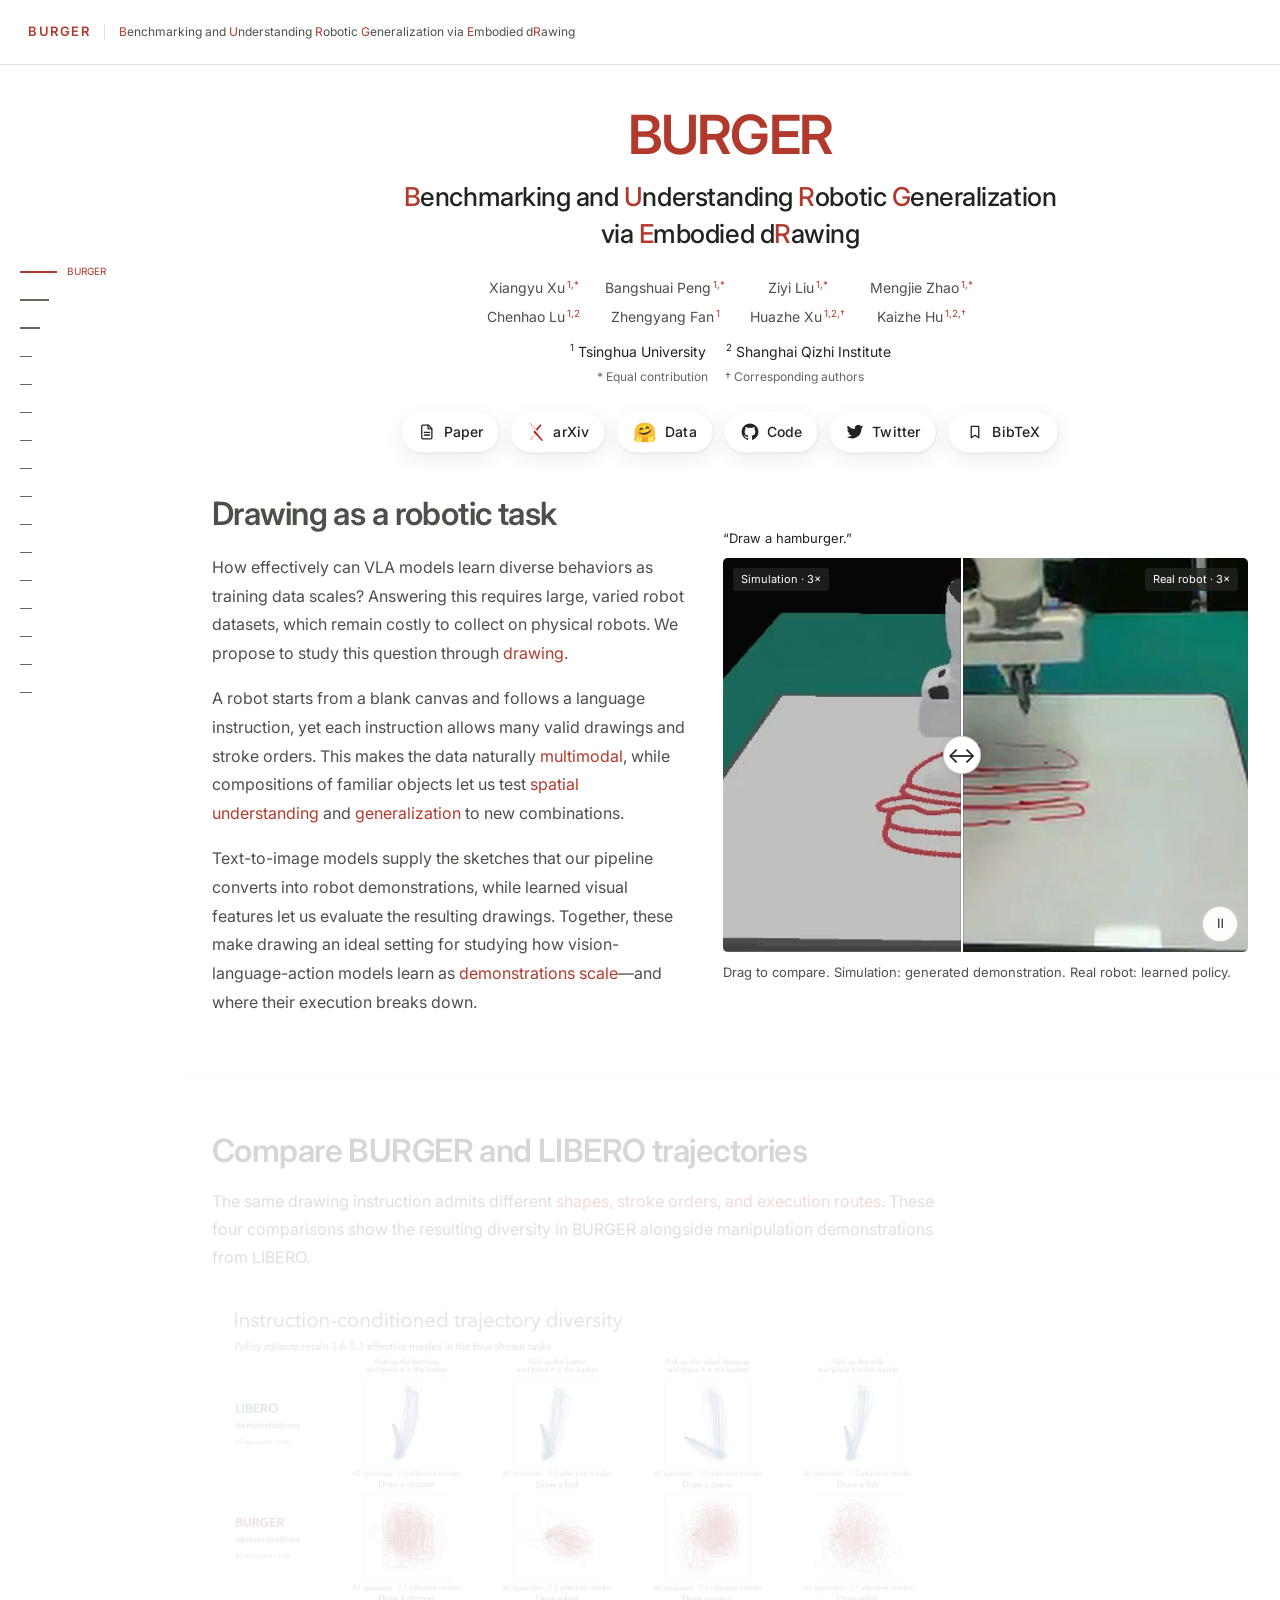
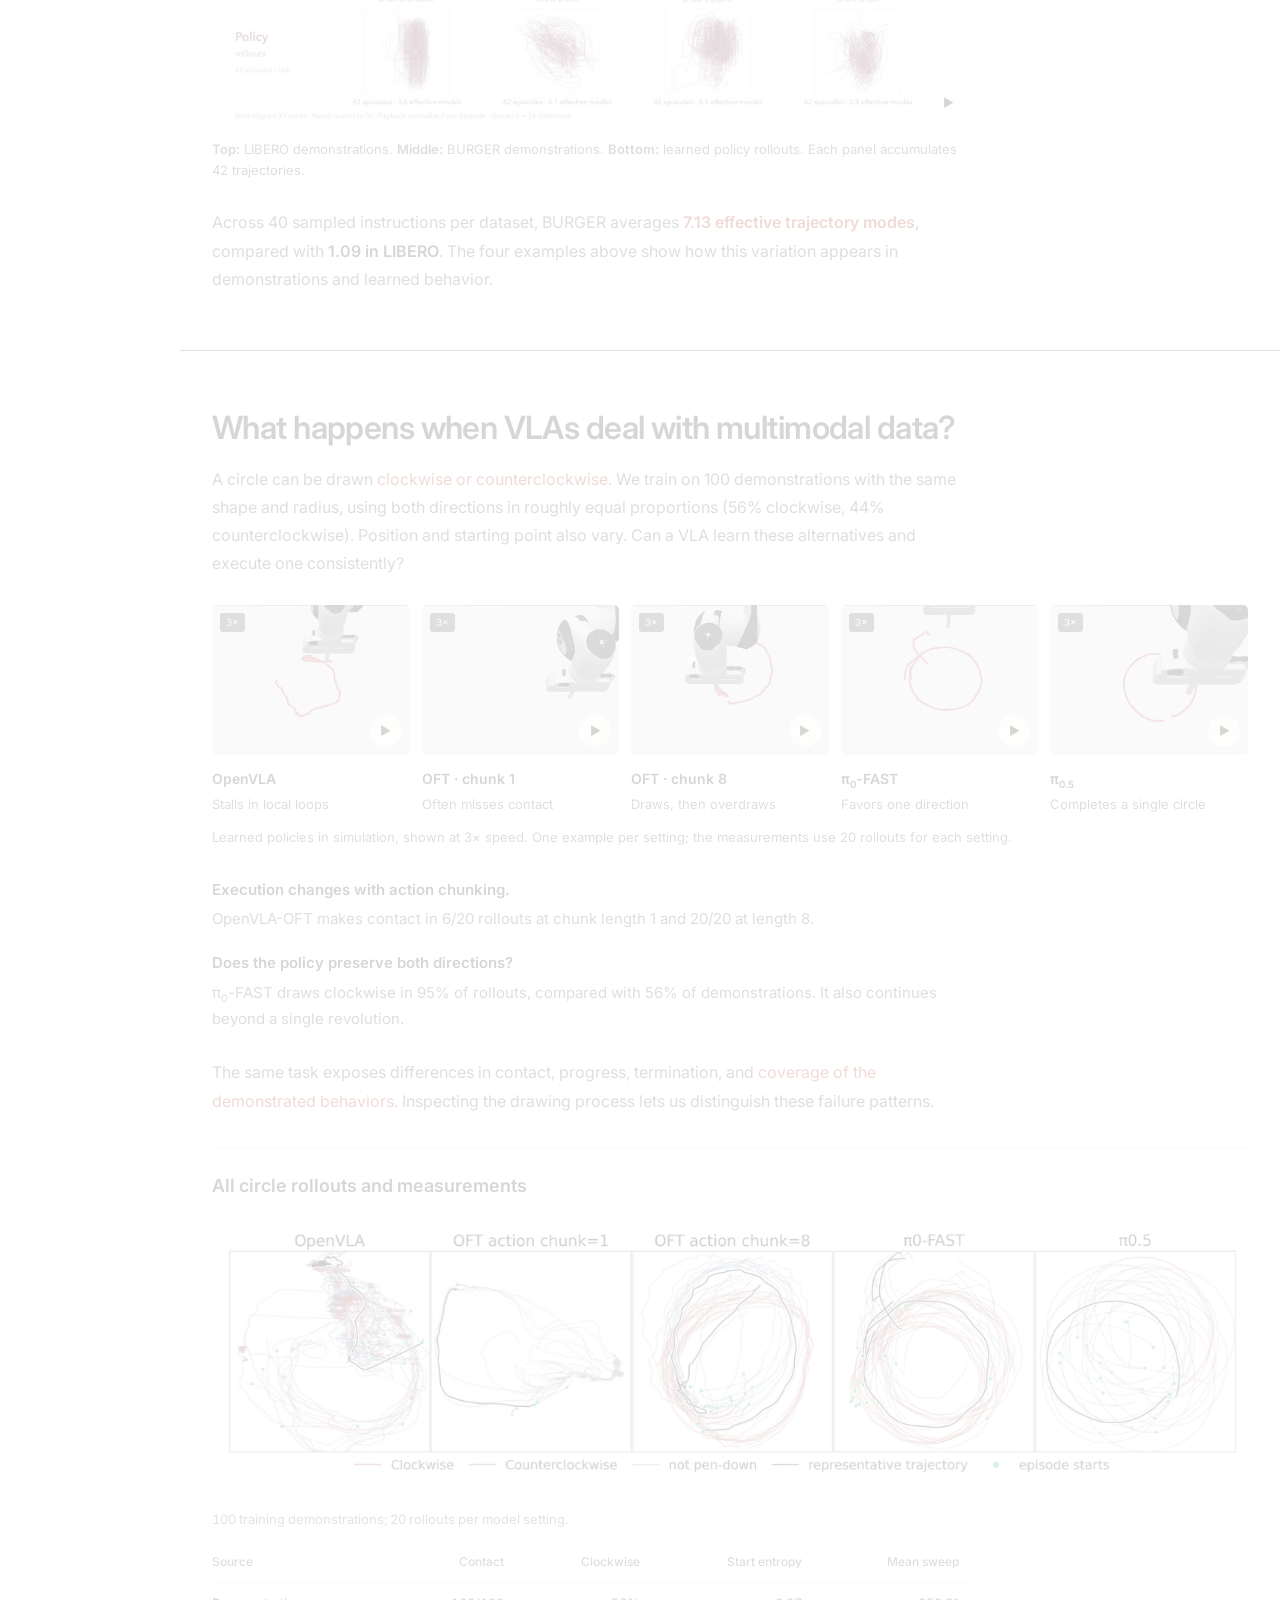
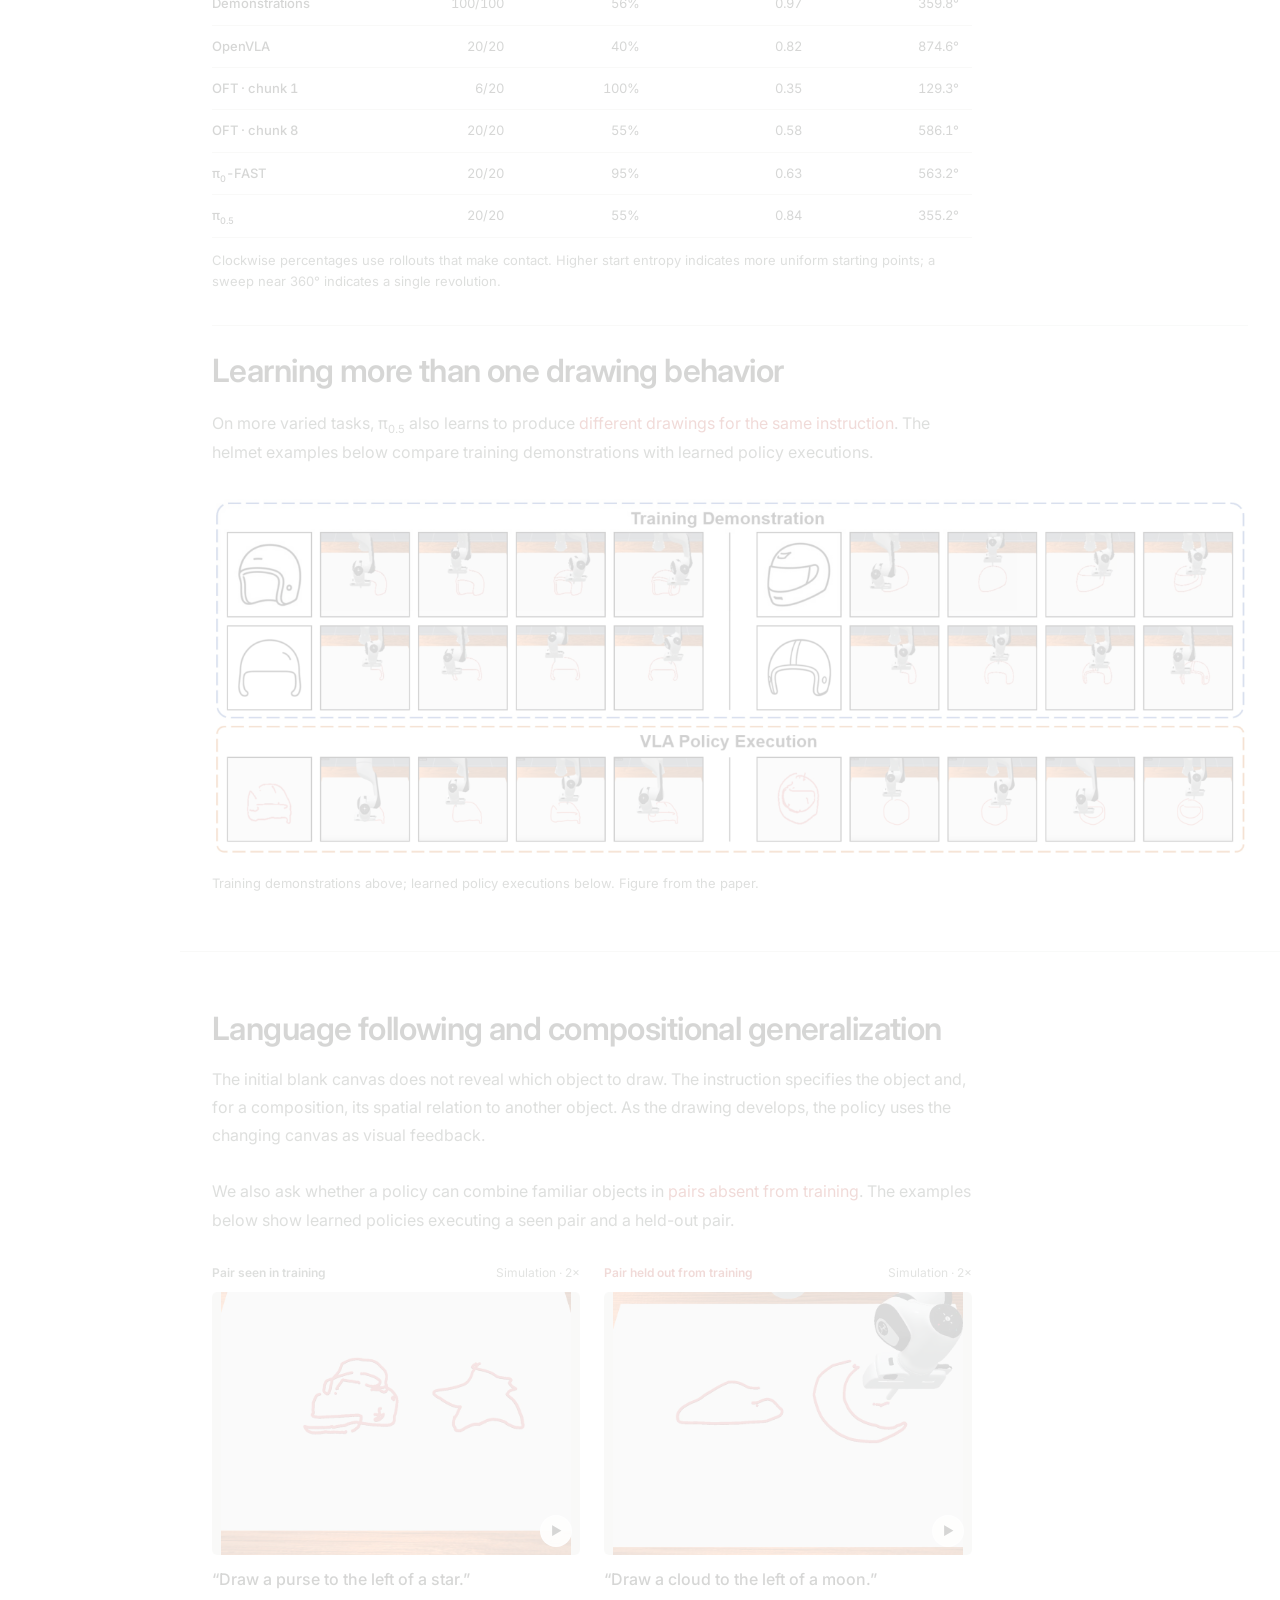
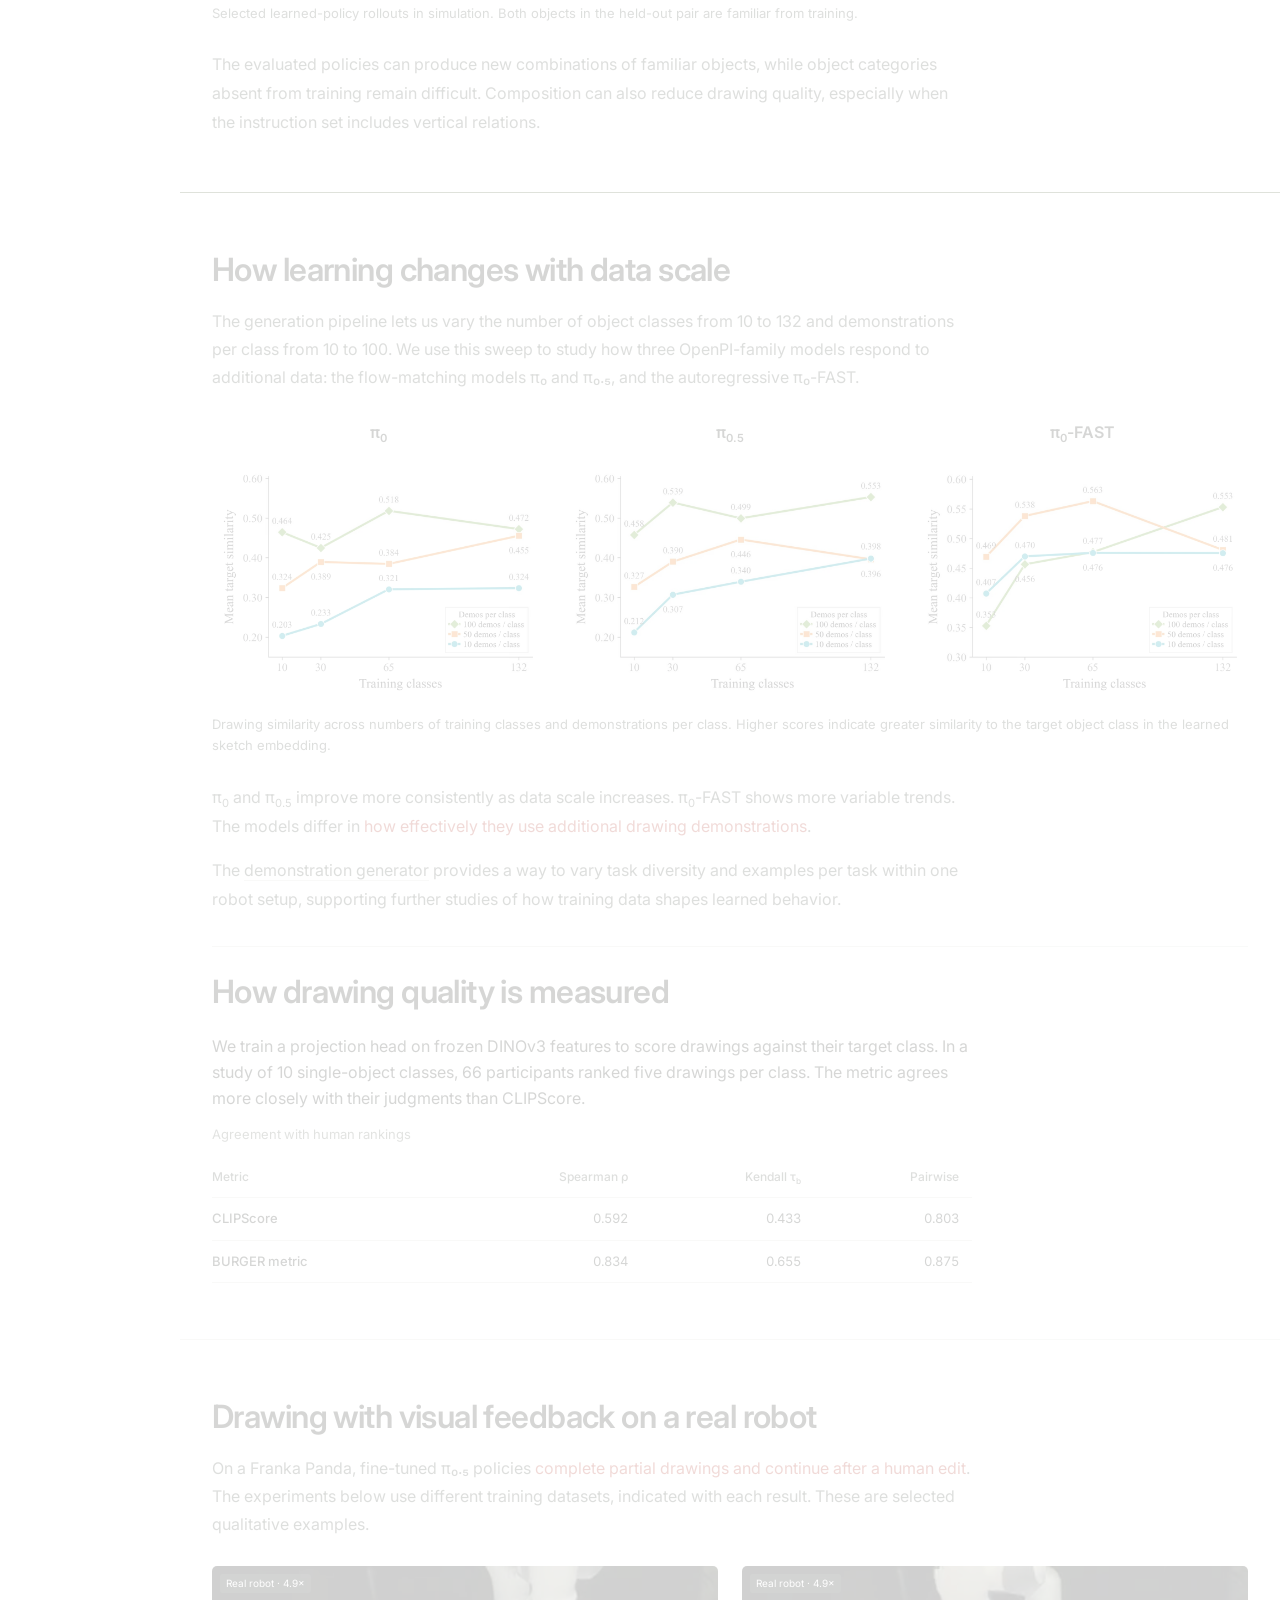
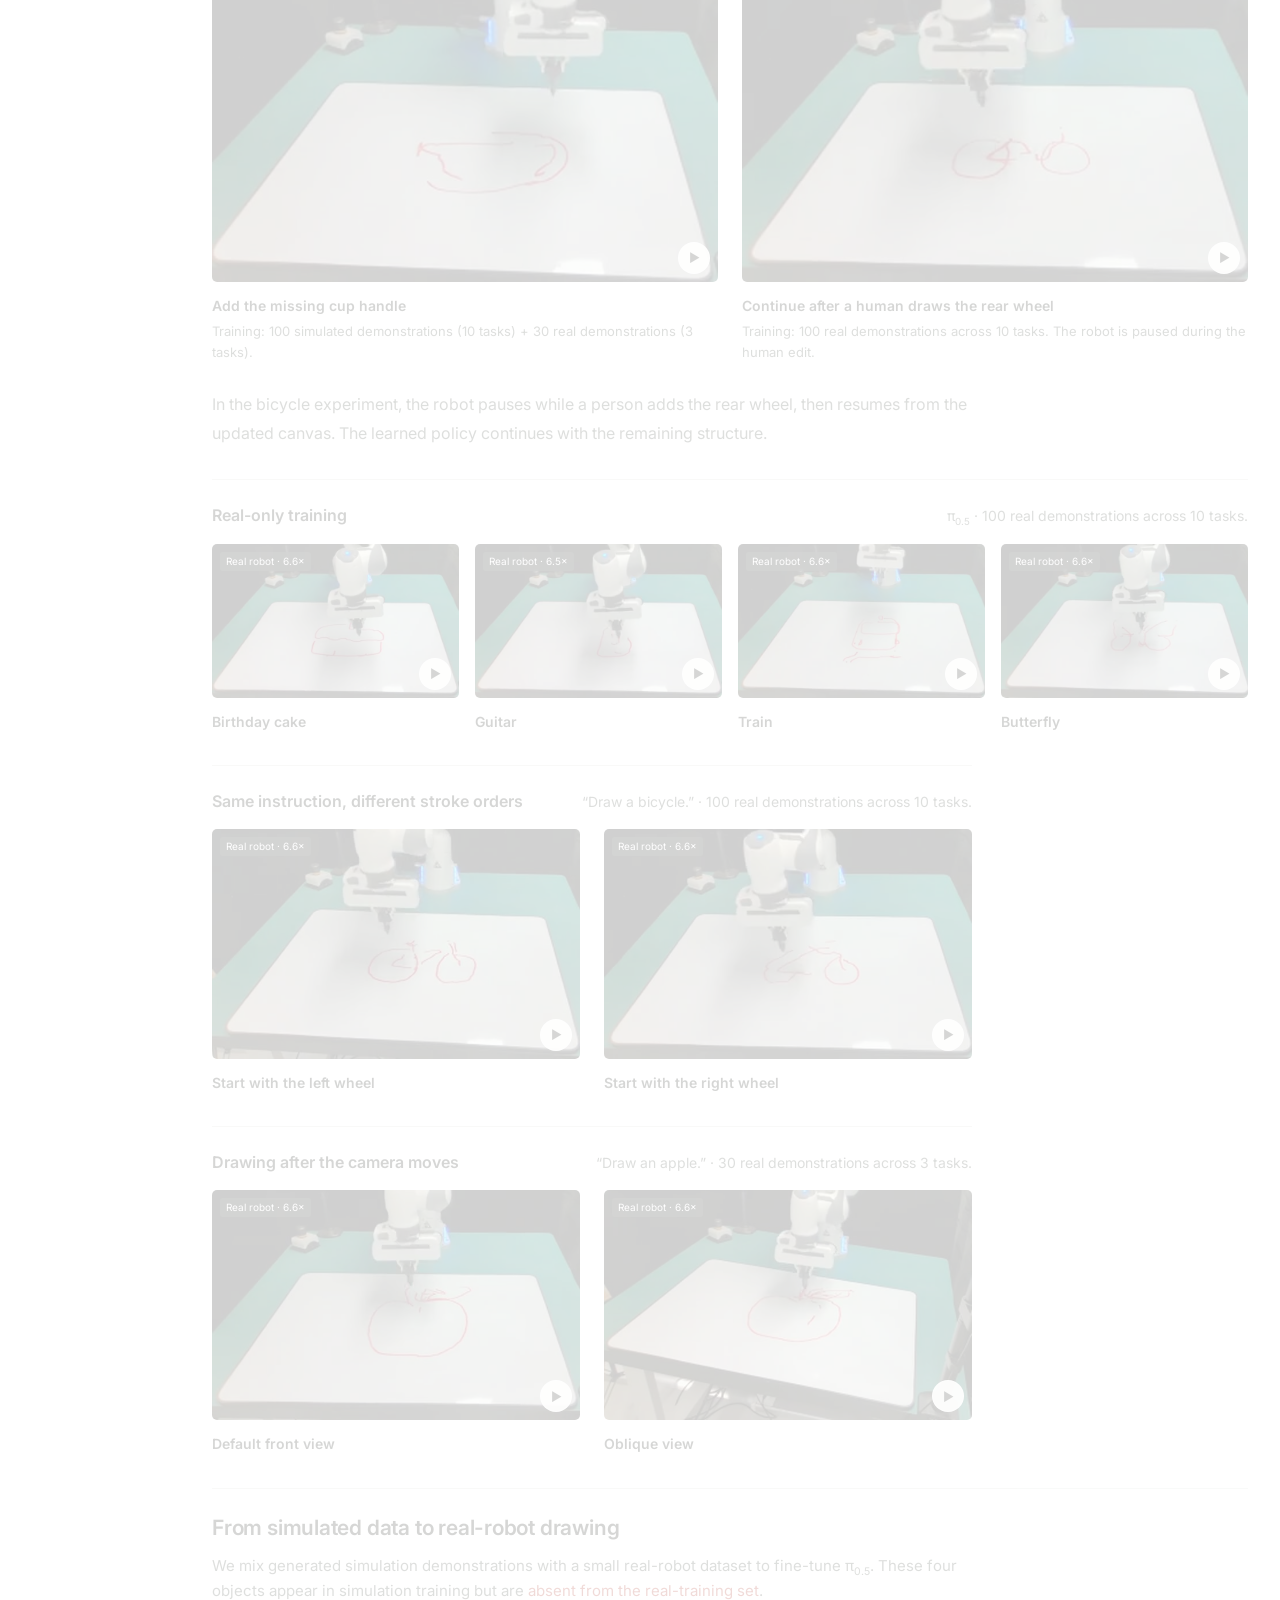
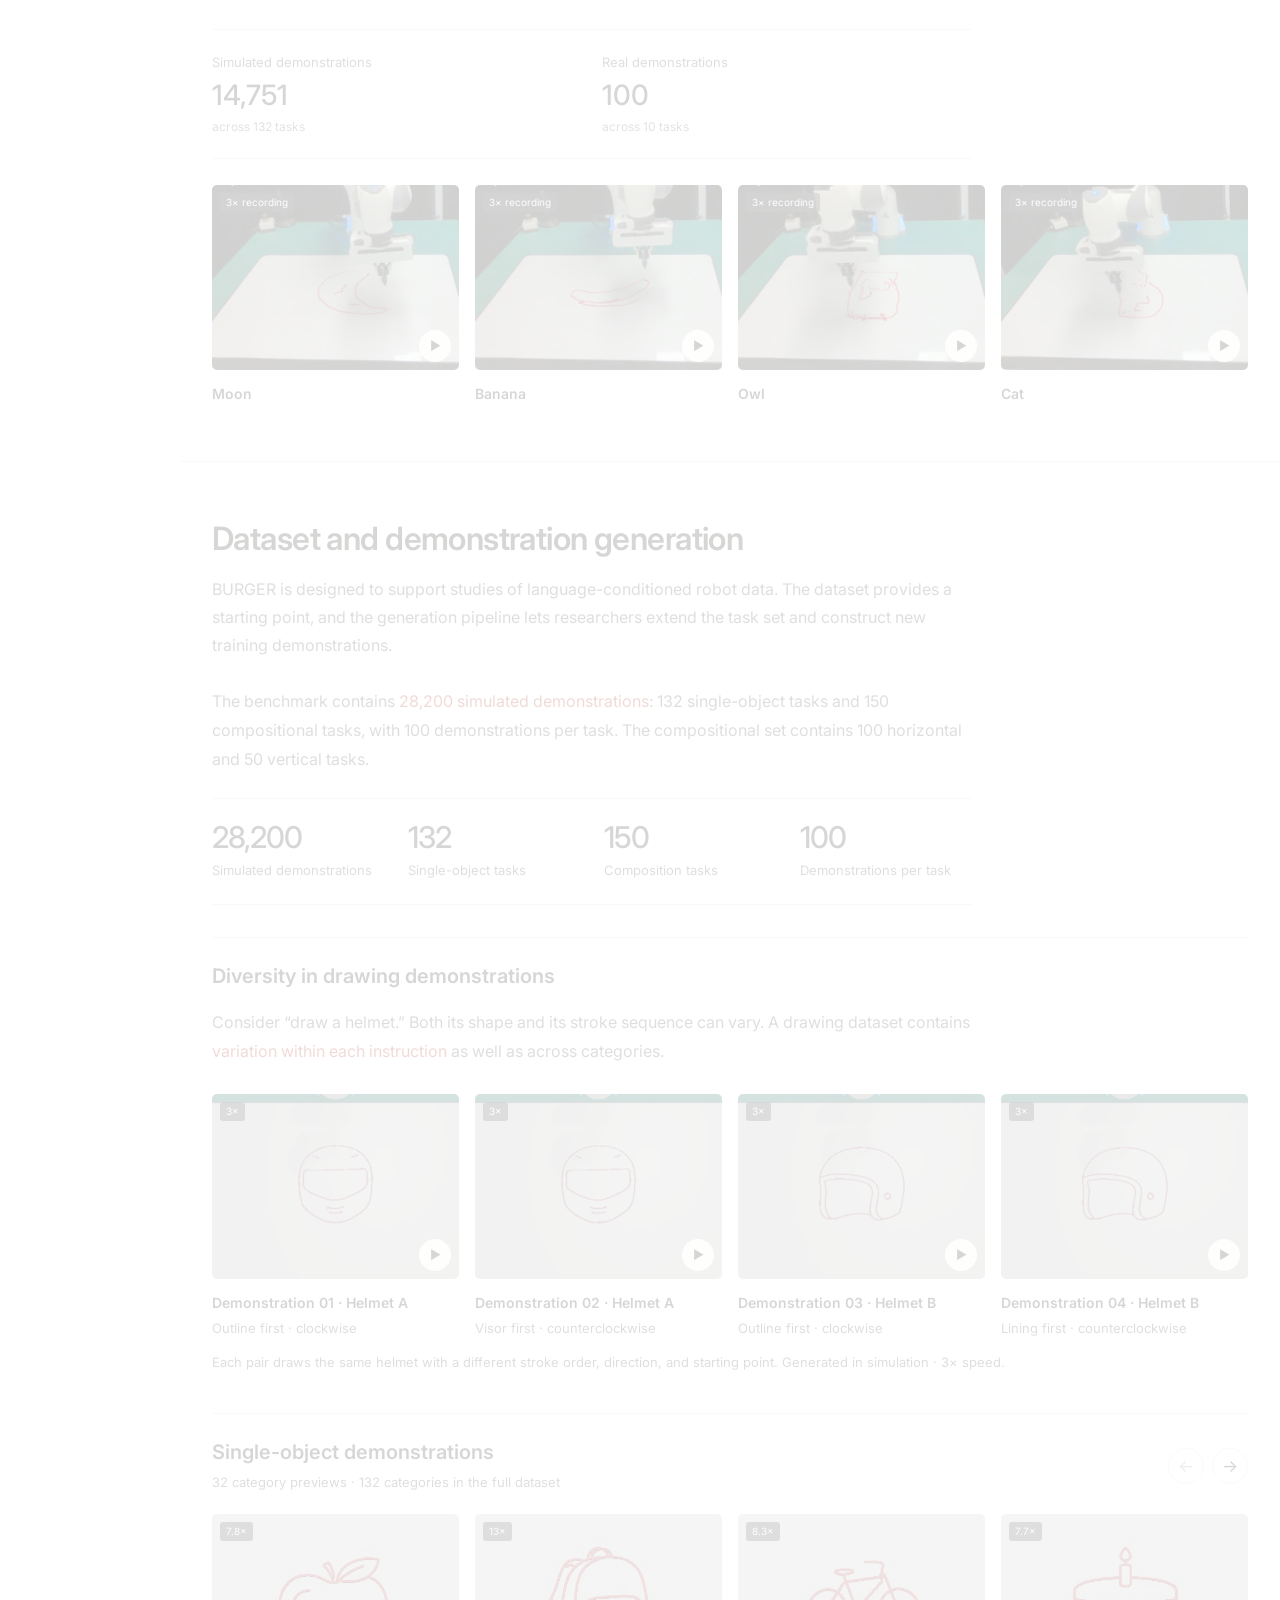
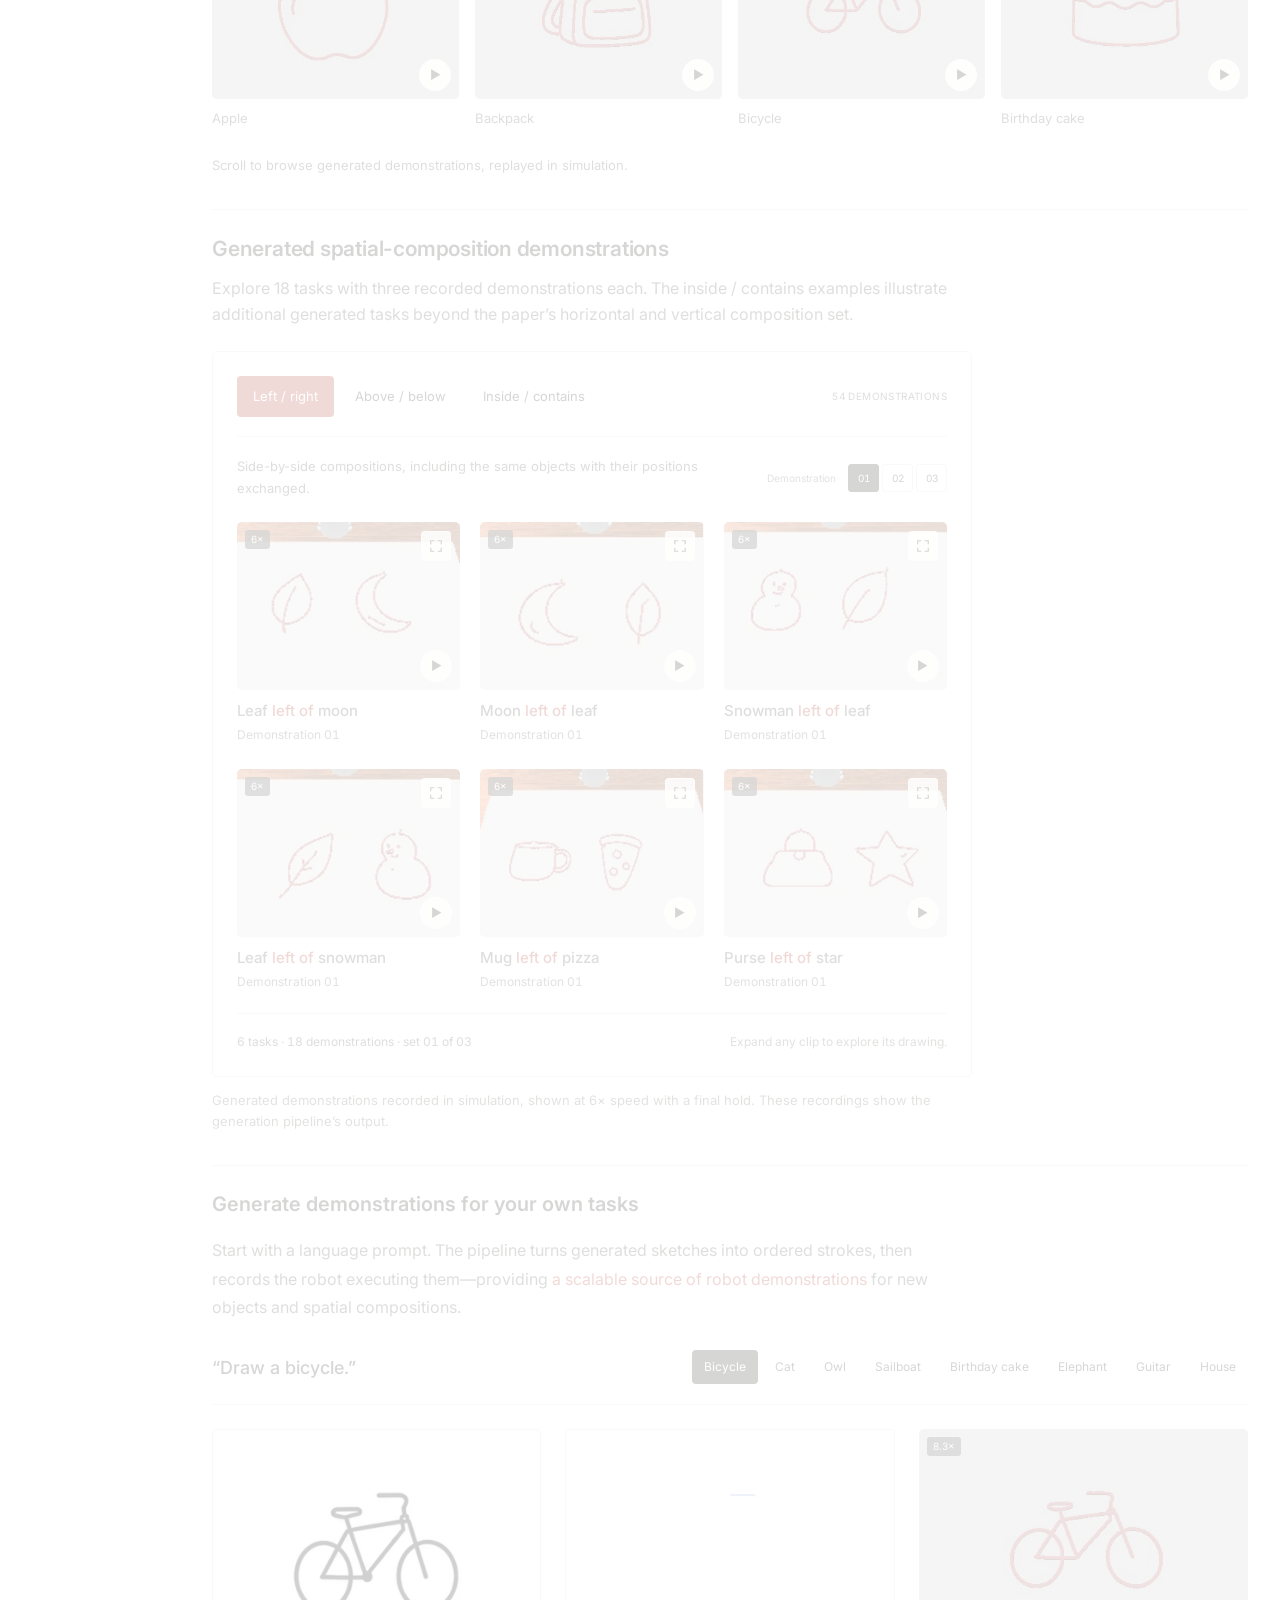
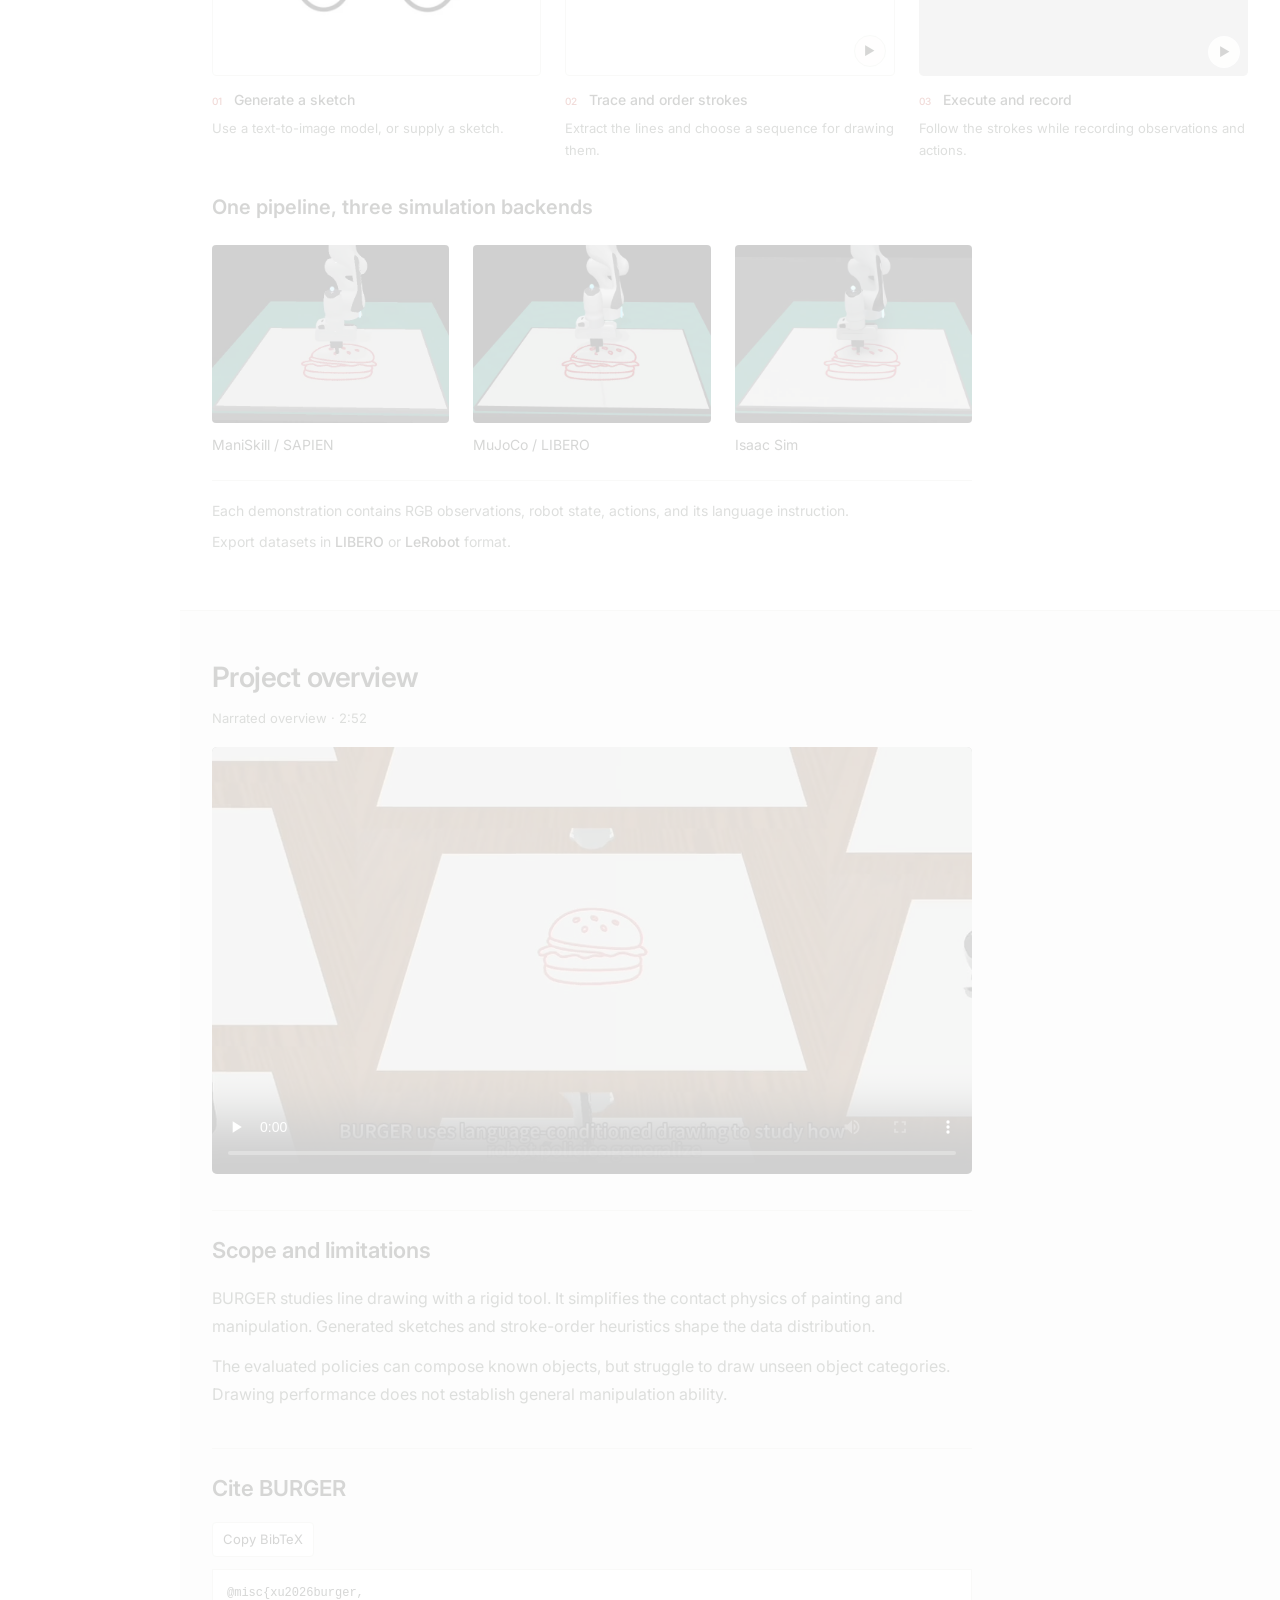
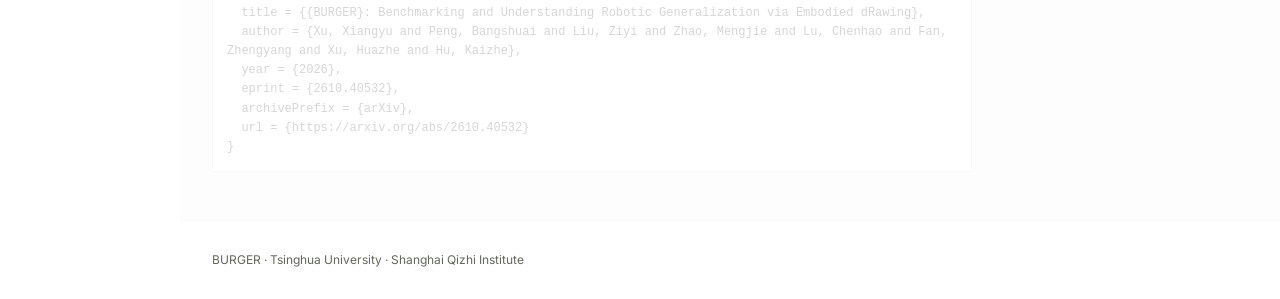
<file: index.html>
<!DOCTYPE html>
<html lang="en">
  <head>
    <meta charset="utf-8">
    <meta name="viewport" content="width=device-width, initial-scale=1">
    <title>BURGER — Robotic Drawing Benchmark</title>
    <meta name="description" content="BURGER studies how vision-language-action models learn from diverse robot demonstrations through drawing, with a 28,200-demonstration benchmark and a prompt-to-trajectory data pipeline.">
    <link rel="icon" href="assets/images/favicon.svg" type="image/svg+xml">
    <link rel="preconnect" href="https://fonts.googleapis.com">
    <link rel="preconnect" href="https://fonts.gstatic.com" crossorigin>
    <link href="https://fonts.googleapis.com/css2?family=Inter:wght@400;500;600&display=swap" rel="stylesheet">
    <link rel="stylesheet" href="css/site.css?v=20261029-aligned">
    <script src="js/pipeline.js" defer></script>
    <script src="js/site.js?v=20261029-paired-loop" defer></script>
    <script src="js/dataset-relations.js" defer></script>
  </head>
  <body class="site">
    <a class="skip-link" href="#main">Skip to content</a>
    <header class="site-nav"><div class="nav-inner">
  <a class="brand" href="#top"><span class="brand-name">BURGER</span><span class="brand-title"><span class="accent">B</span>enchmarking and <span class="accent">U</span>nderstanding <span class="accent">R</span>obotic <span class="accent">G</span>eneralization via <span class="accent">E</span>mbodied d<span class="accent">R</span>awing</span></a>
</div></header>
<nav class="section-nav" id="section-nav" aria-label="Jump to a section"><a href="#top" aria-label="BURGER"><span class="nav-tick" aria-hidden="true"></span><span class="nav-label">BURGER</span></a><a href="#why" aria-label="Why drawing"><span class="nav-tick" aria-hidden="true"></span><span class="nav-label">Why drawing</span></a><a href="#comparison" aria-label="BURGER &amp; LIBERO"><span class="nav-tick" aria-hidden="true"></span><span class="nav-label">BURGER &amp; LIBERO</span></a><a href="#circle" aria-label="Multimodal data"><span class="nav-tick" aria-hidden="true"></span><span class="nav-label">Multimodal data</span></a><a href="#diversity" aria-label="Learned behaviors"><span class="nav-tick" aria-hidden="true"></span><span class="nav-label">Learned behaviors</span></a><a href="#composition" aria-label="Compositional generalization"><span class="nav-tick" aria-hidden="true"></span><span class="nav-label">Compositional generalization</span></a><a href="#scaling" aria-label="Data scaling"><span class="nav-tick" aria-hidden="true"></span><span class="nav-label">Data scaling</span></a><a href="#real" aria-label="Real robot"><span class="nav-tick" aria-hidden="true"></span><span class="nav-label">Real robot</span></a><a href="#real-transfer" aria-label="Simulated &amp; real data"><span class="nav-tick" aria-hidden="true"></span><span class="nav-label">Simulated &amp; real data</span></a><a href="#dataset" aria-label="Dataset"><span class="nav-tick" aria-hidden="true"></span><span class="nav-label">Dataset</span></a><a href="#motivation" aria-label="Demonstration diversity"><span class="nav-tick" aria-hidden="true"></span><span class="nav-label">Demonstration diversity</span></a><a href="#single-categories" aria-label="Single-object gallery"><span class="nav-tick" aria-hidden="true"></span><span class="nav-label">Single-object gallery</span></a><a href="#dataset-relations" aria-label="Spatial compositions"><span class="nav-tick" aria-hidden="true"></span><span class="nav-label">Spatial compositions</span></a><a href="#generate" aria-label="Data generation"><span class="nav-tick" aria-hidden="true"></span><span class="nav-label">Data generation</span></a><a href="#overview" aria-label="Overview"><span class="nav-tick" aria-hidden="true"></span><span class="nav-label">Overview</span></a><a href="#cite" aria-label="Citation"><span class="nav-tick" aria-hidden="true"></span><span class="nav-label">Citation</span></a></nav>

    <main id="main">
      <section class="hero container" id="top" aria-labelledby="paper-title">
        <h1 id="paper-title"><span class="wordmark">BURGER</span>
          <span class="paper-title"><span class="accent">B</span>enchmarking and <span class="accent">U</span>nderstanding <span class="accent">R</span>obotic <span class="accent">G</span>eneralization<br class="desktop-break"> via <span class="accent">E</span>mbodied d<span class="accent">R</span>awing</span>
        </h1>
        <ul class="authors" aria-label="Authors">
          <li><a href="https://openreview.net/profile?id=~Xiangyu_Xu10">Xiangyu Xu</a><sup aria-label="Affiliation 1; equal contribution">1,*</sup></li>
          <li><a href="https://openreview.net/profile?id=~Bangshuai_Peng1">Bangshuai Peng</a><sup aria-label="Affiliation 1; equal contribution">1,*</sup></li>
          <li><a href="https://taichi-pink.github.io/Ziyi-Liu/">Ziyi Liu</a><sup aria-label="Affiliation 1; equal contribution">1,*</sup></li>
          <li><a href="https://qxjyqzw.github.io/">Mengjie Zhao</a><sup aria-label="Affiliation 1">1,*</sup></li>
          <li><a href="https://ctp314.github.io/">Chenhao Lu</a><sup aria-label="Affiliations 1 and 2">1,2</sup></li>
          <li>Zhengyang Fan<sup aria-label="Affiliation 1">1</sup></li>
          <li><a href="https://iiis.tsinghua.edu.cn/en/People/Faculty/XuHuazhe.htm">Huazhe Xu</a><sup aria-label="Affiliations 1 and 2; corresponding author">1,2,†</sup></li>
          <li><a href="https://hukz18.github.io/">Kaizhe Hu</a><sup aria-label="Affiliations 1 and 2; corresponding author">1,2,†</sup></li>
        </ul>
        <p class="affiliation">
          <span><sup>1</sup> Tsinghua University</span>
          <span><sup>2</sup> Shanghai Qizhi Institute</span>
        </p>
        <p class="author-notes">* Equal contribution <span>† Corresponding authors</span></p>
        <div class="resources resource-links" aria-label="Project resources"><a class="resource-link" href="assets/paper/BURGER.pdf" aria-label="Read the BURGER paper (PDF)"><svg viewBox="0 0 24 24" aria-hidden="true" class="ic doc"><path d="M6.5 2.75h7.25l4.75 4.75v12.25a1.5 1.5 0 0 1-1.5 1.5h-10.5a1.5 1.5 0 0 1-1.5-1.5V4.25a1.5 1.5 0 0 1 1.5-1.5Z"/><path d="M13.5 3v4.75h4.75M8.5 12.5h7M8.5 16h7"/></svg><span>Paper</span></a><a class="resource-link" href="https://arxiv.org/abs/2610.40532" aria-label="Read BURGER on arXiv"><svg viewBox="0 0 24 24" aria-hidden="true" class="ic arxiv"><path d="M3.8423 0a1.0037 1.0037 0 0 0-.922.6078c-.1536.3687-.0438.6275.2938 1.1113l6.9185 8.3597-1.0223 1.1058a1.0393 1.0393 0 0 0 .003 1.4229l1.2292 1.3135-5.4391 6.4444c-.2803.299-.4538.823-.2971 1.1986a1.0253 1.0253 0 0 0 .9585.635.9133.9133 0 0 0 .6891-.3405l5.783-6.126 7.4902 8.0051a.8527.8527 0 0 0 .6835.2597.9575.9575 0 0 0 .8777-.6138c.1577-.377-.017-.7502-.306-1.1407l-7.0518-8.3418 1.0632-1.13a.9626.9626 0 0 0 .0089-1.3165L4.6336.4639s-.3733-.4535-.768-.463zm0 .272h.0166c.2179.0052.4874.2715.5644.3639l.005.006.0052.0055 10.169 10.9905a.6915.6915 0 0 1-.0072.945l-1.0666 1.133-1.4982-1.7724-8.5994-10.39c-.3286-.472-.352-.6183-.2592-.841a.7307.7307 0 0 1 .6704-.4401Zm14.341 1.5701a.877.877 0 0 0-.6554.2418l-5.6962 6.1584 1.6944 1.8319 5.3089-6.5138c.3251-.4335.479-.6603.3247-1.0292a1.1205 1.1205 0 0 0-.9763-.689zm-7.6557 12.2823 1.3186 1.4135-5.7864 6.1295a.6494.6494 0 0 1-.4959.26.7516.7516 0 0 1-.706-.4669c-.1119-.2682.0359-.6864.2442-.9083l.0051-.0055.0047-.0055z"/></svg><span>arXiv</span></a><a class="resource-link" href="https://huggingface.co/datasets/Zhaosying66/BURGER" aria-label="View the BURGER dataset on Hugging Face"><span class="hugging-face" aria-hidden="true">🤗</span><span>Data</span></a><a class="resource-link" href="https://github.com/Qxjyqzw/BURGER" aria-label="View the BURGER code on GitHub"><svg viewBox="0 0 24 24" fill="currentColor" aria-hidden="true"><path d="M12 .8a11.2 11.2 0 0 0-3.54 21.83c.56.1.76-.24.76-.54v-2.1c-3.12.68-3.78-1.32-3.78-1.32-.51-1.3-1.24-1.65-1.24-1.65-1.02-.7.08-.69.08-.69 1.13.08 1.72 1.16 1.72 1.16 1 1.72 2.62 1.22 3.26.93.1-.73.39-1.22.71-1.5-2.49-.29-5.1-1.25-5.1-5.54 0-1.22.44-2.22 1.15-3-.12-.28-.5-1.42.11-2.96 0 0 .94-.3 3.08 1.15A10.72 10.72 0 0 1 12 6.2c.95 0 1.9.13 2.8.38 2.13-1.45 3.07-1.15 3.07-1.15.61 1.54.23 2.68.11 2.96.72.78 1.15 1.78 1.15 3 0 4.3-2.62 5.25-5.12 5.53.4.35.76 1.03.76 2.08v3.09c0 .3.2.65.77.54A11.2 11.2 0 0 0 12 .8z"/></svg><span>Code</span></a><a class="resource-link" href="https://x.com/hkz222/status/2116282964434985112" aria-label="Read the BURGER announcement on Twitter/X"><svg viewBox="0 0 24 24" fill="currentColor" aria-hidden="true"><path d="M23 4.7a9.5 9.5 0 0 1-2.6.7 4.5 4.5 0 0 0 2-2.5 9.1 9.1 0 0 1-2.9 1.1 4.5 4.5 0 0 0-7.7 4.1A12.8 12.8 0 0 1 2.5 3.4a4.5 4.5 0 0 0 1.4 6 4.5 4.5 0 0 1-2-.6v.1a4.5 4.5 0 0 0 3.6 4.4 4.5 4.5 0 0 1-2 .1 4.5 4.5 0 0 0 4.2 3.1A9 9 0 0 1 1 18.4a12.8 12.8 0 0 0 19.7-10.8v-.6A9.2 9.2 0 0 0 23 4.7z"/></svg><span>Twitter</span></a><button class="resource-link" type="button" data-copy="citation" aria-label="Copy BibTeX citation"><svg viewBox="0 0 24 24" aria-hidden="true" class="ic doc"><path d="M7 4.5h10v15.25l-5-3.5-5 3.5Z"/></svg><span data-copy-label>BibTeX</span></button><span class="copy-status resource-copy-status" role="status" aria-live="polite"></span></div>
      </section>

      <section class="section container why-section" id="why" aria-labelledby="why-title">
  <div class="why-lead">
    <div class="intro-copy">
  <h2 id="why-title">Drawing as a robotic task</h2>
  <p>How effectively can VLA models learn diverse behaviors as training data scales? Answering this requires large, varied robot datasets, which remain costly to collect on physical robots. We propose to study this question through <span class="keyphrase">drawing</span>.</p>
  <p>A robot starts from a blank canvas and follows a language instruction, yet each instruction allows many valid drawings and stroke orders. This makes the data naturally <span class="keyphrase">multimodal</span>, while compositions of familiar objects let us test <span class="keyphrase">spatial understanding</span> and <span class="keyphrase">generalization</span> to new combinations.</p>
  <p>Text-to-image models supply the sketches that our pipeline converts into robot demonstrations, while learned visual features let us evaluate the resulting drawings. Together, these make drawing an ideal setting for studying how vision-language-action models learn as <span class="keyphrase">demonstrations scale</span>—and where their execution breaks down.</p>
</div>
    <figure class="demo opening-demo">
      <div class="demo-heading"><span class="instruction">“Draw a hamburger.”</span></div>
      <div class="video-compare video-frame" id="video-compare" style="--split:50%">
        <div class="compare-layer compare-real"><video muted playsinline preload="none" data-compare-src="assets/videos/real_burger_opening.mp4?v=20261029-refbase" poster="assets/posters/real_burger_opening.jpg?v=20261029-refbase" aria-label="Real robot drawing a hamburger at 3× recording speed"></video></div>
        <div class="compare-layer compare-sim"><video muted playsinline preload="none" data-compare-src="assets/videos/sim_sapien.mp4" poster="assets/posters/sim_sapien.jpg" aria-label="Simulated robot drawing a hamburger"></video></div>
        <span class="compare-label sim-label" title="3× recording speed">Simulation · 3×</span><span class="compare-label real-label" title="3× recording speed, followed by a 1.2-second final-frame hold">Real robot · 3×</span>
        <div class="compare-divider" aria-hidden="true"></div>
        <input class="compare-range" type="range" min="0" max="100" value="50" aria-label="Reveal simulation or real robot">
        <button class="compare-play" type="button" aria-label="Play simulation and real-robot videos"><span aria-hidden="true">▶</span></button>
      </div>
      <figcaption class="compare-hint">Drag to compare. Simulation: generated demonstration. Real robot: learned policy.</figcaption>
    </figure>
  </div>
</section>
<section class="section container" id="comparison" aria-labelledby="comparison-title">
      <div class="section-heading"><h2 id="comparison-title">Compare BURGER and LIBERO trajectories</h2><p>The same drawing instruction admits different <span class="keyphrase">shapes, stroke orders, and execution routes</span>. These four comparisons show the resulting diversity in BURGER alongside manipulation demonstrations from LIBERO.</p></div>

  <figure class="trajectory-comparison" id="evidence">
  <div class="trajectory-video video-frame">
    <video muted loop playsinline preload="none" data-autoplay data-src="assets/videos/trajectory-diversity-1080p.mp4" poster="assets/posters/trajectory-diversity-1080p.jpg" width="1920" height="1080" aria-label="Animated four-column trajectory comparison, showing LIBERO demonstrations, BURGER demonstrations, and learned policy rollouts"></video>
    <button class="video-toggle" type="button" aria-label="Play trajectory comparison" data-name="trajectory comparison"><span aria-hidden="true">▶</span></button>
  </div>
  <figcaption><strong>Top:</strong> LIBERO demonstrations. <strong>Middle:</strong> BURGER demonstrations. <strong>Bottom:</strong> learned policy rollouts. Each panel accumulates 42 trajectories.</figcaption>
</figure>
  <p class="study-finding">Across 40 sampled instructions per dataset, BURGER averages <strong><span class="keyphrase">7.13 effective trajectory modes</span></strong>, compared with <strong>1.09 in LIBERO</strong>. The four examples above show how this variation appears in demonstrations and learned behavior.</p>

    </section>



      <section class="section container" id="circle" aria-labelledby="circle-title">
        <div class="section-heading">
          <h2 id="circle-title">What happens when VLAs deal with multimodal data?</h2>
          <p>A circle can be drawn <span class="keyphrase">clockwise or counterclockwise</span>. We train on 100 demonstrations with the same shape and radius, using both directions in roughly equal proportions (56% clockwise, 44% counterclockwise). Position and starting point also vary. Can a VLA learn these alternatives and execute one consistently?</p>
        </div>

        <div class="circle-grid">
          <figure class="demo">
            <div class="video-frame">
              <video muted loop playsinline preload="none" data-autoplay data-src="assets/videos/circ_openvla.mp4" poster="assets/posters/circ_openvla.jpg" aria-label="OpenVLA circle-drawing rollout"></video>
              <span class="video-tag">3×</span><button class="video-toggle" type="button" aria-label="Play OpenVLA rollout" data-name="OpenVLA rollout"><span aria-hidden="true">▶</span></button>
            </div>
            <figcaption><strong>OpenVLA</strong><span>Stalls in local loops</span></figcaption>
          </figure>
          <figure class="demo">
            <div class="video-frame">
              <video muted loop playsinline preload="none" data-autoplay data-src="assets/videos/circ_oft1.mp4" poster="assets/posters/circ_oft1.jpg" aria-label="OpenVLA-OFT circle rollout with chunk length 1"></video>
              <span class="video-tag">3×</span><button class="video-toggle" type="button" aria-label="Play OFT chunk 1 rollout" data-name="OFT chunk 1 rollout"><span aria-hidden="true">▶</span></button>
            </div>
            <figcaption><strong>OFT · chunk 1</strong><span>Often misses contact</span></figcaption>
          </figure>
          <figure class="demo">
            <div class="video-frame">
              <video muted loop playsinline preload="none" data-autoplay data-src="assets/videos/circ_oft8.mp4" poster="assets/posters/circ_oft8.jpg" aria-label="OpenVLA-OFT circle rollout with chunk length 8"></video>
              <span class="video-tag">3×</span><button class="video-toggle" type="button" aria-label="Play OFT chunk 8 rollout" data-name="OFT chunk 8 rollout"><span aria-hidden="true">▶</span></button>
            </div>
            <figcaption><strong>OFT · chunk 8</strong><span>Draws, then overdraws</span></figcaption>
          </figure>
          <figure class="demo">
            <div class="video-frame">
              <video muted loop playsinline preload="none" data-autoplay data-src="assets/videos/circ_fast.mp4" poster="assets/posters/circ_fast.jpg" aria-label="Pi zero FAST circle-drawing rollout"></video>
              <span class="video-tag">3×</span><button class="video-toggle" type="button" aria-label="Play pi zero FAST rollout" data-name="pi zero FAST rollout"><span aria-hidden="true">▶</span></button>
            </div>
            <figcaption><strong>π<sub>0</sub>-FAST</strong><span>Favors one direction</span></figcaption>
          </figure>
          <figure class="demo">
            <div class="video-frame">
              <video muted loop playsinline preload="none" data-autoplay data-src="assets/videos/circ_pi05.mp4" poster="assets/posters/circ_pi05.jpg" aria-label="Pi zero point five circle-drawing rollout"></video>
              <span class="video-tag">3×</span><button class="video-toggle" type="button" aria-label="Play pi zero point five rollout" data-name="pi zero point five rollout"><span aria-hidden="true">▶</span></button>
            </div>
            <figcaption><strong>π<sub>0.5</sub></strong><span>Completes a single circle</span></figcaption>
          </figure>
        </div>
        <p class="caption">Learned policies in simulation, shown at 3× speed. One example per setting; the measurements use 20 rollouts for each setting.</p>
        <div class="finding-pair">
          <p><strong>Execution changes with action chunking.</strong> OpenVLA-OFT makes contact in 6/20 rollouts at chunk length 1 and 20/20 at length 8.</p>
          <p><strong>Does the policy preserve both directions?</strong> π<sub>0</sub>-FAST draws clockwise in 95% of rollouts, compared with 56% of demonstrations. It also continues beyond a single revolution.</p>
        </div>
        <p class="study-finding">The same task exposes differences in contact, progress, termination, and <span class="keyphrase">coverage of the demonstrated behaviors</span>. Inspecting the drawing process lets us distinguish these failure patterns.</p>
        <div class="evidence-block"><h3 class="content-title">All circle rollouts and measurements</h3><div class="details-body">

            <img class="wide-figure" src="assets/figures/fig9_circle.webp" width="1390" height="373" loading="lazy" alt="Twenty circle rollouts per model setting, overlaid and colored by drawing direction.">
            <div class="table-scroll reading-width" role="region" aria-label="Circle results" tabindex="0">
              <table>
                <caption>100 training demonstrations; 20 rollouts per model setting.</caption>
                <thead><tr><th scope="col">Source</th><th scope="col">Contact</th><th scope="col">Clockwise</th><th scope="col">Start entropy</th><th scope="col">Mean sweep</th></tr></thead>
                <tbody>
                  <tr><th scope="row">Demonstrations</th><td>100/100</td><td>56%</td><td>0.97</td><td>359.8°</td></tr>
                  <tr><th scope="row">OpenVLA</th><td>20/20</td><td>40%</td><td>0.82</td><td>874.6°</td></tr>
                  <tr><th scope="row">OFT · chunk 1</th><td>6/20</td><td>100%</td><td>0.35</td><td>129.3°</td></tr>
                  <tr><th scope="row">OFT · chunk 8</th><td>20/20</td><td>55%</td><td>0.58</td><td>586.1°</td></tr>
                  <tr><th scope="row">π<sub>0</sub>-FAST</th><td>20/20</td><td>95%</td><td>0.63</td><td>563.2°</td></tr>
                  <tr><th scope="row">π<sub>0.5</sub></th><td>20/20</td><td>55%</td><td>0.84</td><td>355.2°</td></tr>
                </tbody>
              </table>
            </div>
            <p class="caption reading-width">Clockwise percentages use rollouts that make contact. Higher start entropy indicates more
              uniform starting points; a sweep near 360° indicates a single revolution.</p>

          </div></div>
        <article class="content-block" id="diversity" aria-labelledby="diversity-title">
          <h3 class="content-title" id="diversity-title">Learning more than one drawing behavior</h3>
          <p class="section-lead">On more varied tasks, π<sub>0.5</sub> also learns to produce <span class="keyphrase">different drawings for the same instruction</span>. The helmet examples below compare training demonstrations with learned policy executions.</p>
          <figure class="paper-figure">
            <img src="assets/figures/learned-multimodality.png" width="1484" height="525" loading="lazy" alt="Helmet training demonstrations in the top two rows and different learned pi zero point five drawing sequences in the bottom row.">
            <figcaption>Training demonstrations above; learned policy executions below. Figure from the paper.</figcaption>
          </figure>
        </article>

      </section>

      <section class="section container" id="composition" aria-labelledby="composition-title">
        <div class="section-heading">
          <h2 id="composition-title">Language following and compositional generalization</h2>
          <p>The initial blank canvas does not reveal which object to draw. The instruction specifies the object and, for a composition, its spatial relation to another object. As the drawing develops, the policy uses the changing canvas as visual feedback.</p>
        </div>

        <p class="section-lead">We also ask whether a policy can combine familiar objects in <span class="keyphrase">pairs absent from training</span>. The examples below show learned policies executing a seen pair and a held-out pair.</p>
        <div class="composition-grid reading-width">
          <figure class="demo composition-demo">
            <div class="demo-heading"><span class="status-label">Pair seen in training</span><span>Simulation · 2×</span></div>
            <div class="video-frame">
              <video muted loop playsinline preload="none" data-autoplay data-src="assets/videos/comp_purse_star.mp4" poster="assets/posters/comp_purse_star.jpg" width="960" height="720" style="object-fit: contain" aria-label="Learned policy draws a purse to the left of a star, a pair seen in training, at 2× recording speed"></video>
              <button class="video-toggle" type="button" aria-label="Play seen composition" data-name="seen composition"><span aria-hidden="true">▶</span></button>
            </div>
            <figcaption><q>Draw a purse to the left of a star.</q></figcaption>
          </figure>
          <figure class="demo composition-demo">
            <div class="demo-heading"><span class="status-label accent">Pair held out from training</span><span>Simulation · 2×</span></div>
            <div class="video-frame">
              <video muted loop playsinline preload="none" data-autoplay data-src="assets/videos/comp_cloud_moon.mp4" poster="assets/posters/comp_cloud_moon.jpg" width="960" height="720" style="object-fit: contain" aria-label="Learned policy draws a cloud to the left of a moon, a pair absent from training, at 2× recording speed"></video>
              <button class="video-toggle" type="button" aria-label="Play unseen composition" data-name="unseen composition"><span aria-hidden="true">▶</span></button>
            </div>
            <figcaption><q>Draw a cloud to the left of a moon.</q></figcaption>
          </figure>
        </div>
        <p class="caption reading-width">Selected learned-policy rollouts in simulation. Both objects in the held-out pair are familiar from training.</p>
        <p class="study-finding">The evaluated policies can produce new combinations of familiar objects, while object categories absent from training remain difficult. Composition can also reduce drawing quality, especially when the instruction set includes vertical relations.</p>


      </section>

      <section class="section container" id="scaling" aria-labelledby="scaling-title">
        <div class="section-heading">
          <h2 id="scaling-title">How learning changes with data scale</h2>
          <p>The generation pipeline lets us vary the number of object classes from 10 to 132 and demonstrations per class from 10 to 100. We use this sweep to study how three OpenPI-family models respond to additional data: the flow-matching models π₀ and π₀.₅, and the autoregressive π₀-FAST.</p>
        </div>

        <div class="scaling-gallery">
          <figure>
            <figcaption>π<sub>0</sub></figcaption>
            <img src="assets/figures/fig6_pi0.webp" width="1200" height="870" loading="lazy" alt="Pi zero drawing score across numbers of training classes and demonstrations per class.">
          </figure>
          <figure>
            <figcaption>π<sub>0.5</sub></figcaption>
            <img src="assets/figures/fig6_pi05.webp" width="1200" height="870" loading="lazy" alt="Pi zero point five drawing score across numbers of training classes and demonstrations per class.">
          </figure>
          <figure>
            <figcaption>π<sub>0</sub>-FAST</figcaption>
            <img src="assets/figures/fig6_pi0fast.webp" width="1200" height="870" loading="lazy" alt="Pi zero FAST drawing score across numbers of training classes and demonstrations per class.">
          </figure>
        </div>
        <p class="caption">Drawing similarity across numbers of training classes and demonstrations per class. Higher scores indicate greater similarity to the target object class in the learned sketch embedding.</p>
        <p class="study-finding">π<sub>0</sub> and π<sub>0.5</sub> improve more consistently as data scale increases. π<sub>0</sub>-FAST shows more variable trends. The models differ in <span class="keyphrase">how effectively they use additional drawing demonstrations</span>.</p>
        <p class="section-lead">The <a href="#generate">demonstration generator</a> provides a way to vary task diversity and examples per task within one robot setup, supporting further studies of how training data shapes learned behavior.</p>
        <div class="evidence-block"><h3 class="content-title section-title">How drawing quality is measured</h3><div class="details-body reading-width">

            <p>We train a projection head on frozen DINOv3 features to score drawings against their target class.
              In a study of 10 single-object classes, 66 participants ranked five drawings per class.
              The metric agrees more closely with their judgments than CLIPScore.</p>
            <div class="table-scroll" role="region" aria-label="Human agreement results" tabindex="0">
              <table>
                <caption>Agreement with human rankings</caption>
                <thead><tr><th scope="col">Metric</th><th scope="col">Spearman ρ</th><th scope="col">Kendall τ<sub>b</sub></th><th scope="col">Pairwise</th></tr></thead>
                <tbody>
                  <tr><th scope="row">CLIPScore</th><td>0.592</td><td>0.433</td><td>0.803</td></tr>
                  <tr><th scope="row">BURGER metric</th><td>0.834</td><td>0.655</td><td>0.875</td></tr>
                </tbody>
              </table>
            </div>

          </div></div>

      </section>

      <section class="section container" id="real" aria-labelledby="real-title">
        <div class="section-heading">
          <h2 id="real-title">Drawing with visual feedback on a real robot</h2>
          <p>On a Franka Panda, fine-tuned π₀.₅ policies <span class="keyphrase">complete partial drawings and continue after a human edit</span>. The experiments below use different training datasets, indicated with each result. These are selected qualitative examples.</p>
        </div>

        <article class="real-group hardware-feature">

          <div class="real-pair">
            <figure class="demo">
              <div class="video-frame">
                <video muted loop playsinline preload="none" data-autoplay data-src="assets/videos/real_cup_complete.mp4" poster="assets/posters/real_cup_complete.jpg" aria-label="Add the missing cup handle, learned pi zero point five policy on a Franka Panda"></video>
                <span class="video-tag">Real robot · 4.9×</span><button class="video-toggle" type="button" aria-label="Play Add the missing cup handle" data-name="Add the missing cup handle"><span aria-hidden="true">▶</span></button>
              </div>
              <figcaption><strong>Add the missing cup handle</strong><span>Training: 100 simulated demonstrations (10 tasks) + 30 real demonstrations (3 tasks).</span></figcaption>

            </figure>
            <figure class="demo">
              <div class="video-frame">
                <video muted loop playsinline preload="none" data-autoplay data-src="assets/videos/real_bike_human.mp4" poster="assets/posters/real_bike_human.jpg" aria-label="Continue after a human draws the rear wheel, learned pi zero point five policy on a Franka Panda"></video>
                <span class="video-tag">Real robot · 4.9×</span><button class="video-toggle" type="button" aria-label="Play Continue after a human draws the rear wheel" data-name="Continue after a human draws the rear wheel"><span aria-hidden="true">▶</span></button>
              </div>
              <figcaption><strong>Continue after a human draws the rear wheel</strong><span>Training: 100 real demonstrations across 10 tasks. The robot is paused during the human edit.</span></figcaption>

            </figure>
          </div>
        </article>
        <p class="study-finding">In the bicycle experiment, the robot pauses while a person adds the rear wheel, then resumes from the updated canvas. The learned policy continues with the remaining structure.</p>
        <div class="evidence-block"><div class="details-body">
            <article class="real-group">
              <div class="real-group-heading"><h3>Real-only training</h3><p>π<sub>0.5</sub> · 100 real demonstrations across 10 tasks.</p></div>
              <div class="real-gallery">
                <figure class="demo">
                  <div class="video-frame">
                    <video muted loop playsinline preload="none" data-autoplay data-src="assets/videos/real_cake.mp4" poster="assets/posters/real_cake.jpg" aria-label="Birthday cake, learned pi zero point five policy on a Franka Panda"></video>
                    <span class="video-tag">Real robot · 6.6×</span><button class="video-toggle" type="button" aria-label="Play Birthday cake" data-name="Birthday cake"><span aria-hidden="true">▶</span></button>
                  </div>
                  <figcaption><strong>Birthday cake</strong></figcaption>

                </figure>
                <figure class="demo">
                  <div class="video-frame">
                    <video muted loop playsinline preload="none" data-autoplay data-src="assets/videos/real_guitar.mp4" poster="assets/posters/real_guitar.jpg" aria-label="Guitar, learned pi zero point five policy on a Franka Panda"></video>
                    <span class="video-tag">Real robot · 6.5×</span><button class="video-toggle" type="button" aria-label="Play Guitar" data-name="Guitar"><span aria-hidden="true">▶</span></button>
                  </div>
                  <figcaption><strong>Guitar</strong></figcaption>

                </figure>
                <figure class="demo">
                  <div class="video-frame">
                    <video muted loop playsinline preload="none" data-autoplay data-src="assets/videos/real_train.mp4" poster="assets/posters/real_train.jpg" aria-label="Train, learned pi zero point five policy on a Franka Panda"></video>
                    <span class="video-tag">Real robot · 6.6×</span><button class="video-toggle" type="button" aria-label="Play Train" data-name="Train"><span aria-hidden="true">▶</span></button>
                  </div>
                  <figcaption><strong>Train</strong></figcaption>

                </figure>
                <figure class="demo">
                  <div class="video-frame">
                    <video muted loop playsinline preload="none" data-autoplay data-src="assets/videos/real_butterfly.mp4" poster="assets/posters/real_butterfly.jpg" aria-label="Butterfly, learned pi zero point five policy on a Franka Panda"></video>
                    <span class="video-tag">Real robot · 6.6×</span><button class="video-toggle" type="button" aria-label="Play Butterfly" data-name="Butterfly"><span aria-hidden="true">▶</span></button>
                  </div>
                  <figcaption><strong>Butterfly</strong></figcaption>

                </figure>
              </div>
            </article>
            <article class="real-group reading-width">
              <div class="real-group-heading"><h3>Same instruction, different stroke orders</h3><p>“Draw a bicycle.” · 100 real demonstrations across 10 tasks.</p></div>
              <div class="real-pair">
                <figure class="demo">
                  <div class="video-frame">
                    <video muted loop playsinline preload="none" data-autoplay data-src="assets/videos/real_bike_mode_a.mp4" poster="assets/posters/real_bike_mode_a.jpg" aria-label="Start with the left wheel, learned pi zero point five policy on a Franka Panda"></video>
                    <span class="video-tag">Real robot · 6.6×</span><button class="video-toggle" type="button" aria-label="Play Start with the left wheel" data-name="Start with the left wheel"><span aria-hidden="true">▶</span></button>
                  </div>
                  <figcaption><strong>Start with the left wheel</strong></figcaption>

                </figure>
                <figure class="demo">
                  <div class="video-frame">
                    <video muted loop playsinline preload="none" data-autoplay data-src="assets/videos/real_bike_mode_b.mp4" poster="assets/posters/real_bike_mode_b.jpg" aria-label="Start with the right wheel, learned pi zero point five policy on a Franka Panda"></video>
                    <span class="video-tag">Real robot · 6.6×</span><button class="video-toggle" type="button" aria-label="Play Start with the right wheel" data-name="Start with the right wheel"><span aria-hidden="true">▶</span></button>
                  </div>
                  <figcaption><strong>Start with the right wheel</strong></figcaption>

                </figure>
              </div>
            </article>
            <article class="real-group reading-width">
              <div class="real-group-heading"><h3>Drawing after the camera moves</h3><p>“Draw an apple.” · 30 real demonstrations across 3 tasks.</p></div>
              <div class="real-pair">
                <figure class="demo">
                  <div class="video-frame">
                    <video muted loop playsinline preload="none" data-autoplay data-src="assets/videos/real_cam_front.mp4" poster="assets/posters/real_cam_front.jpg" aria-label="Default front view, learned pi zero point five policy on a Franka Panda"></video>
                    <span class="video-tag">Real robot · 6.6×</span><button class="video-toggle" type="button" aria-label="Play Default front view" data-name="Default front view"><span aria-hidden="true">▶</span></button>
                  </div>
                  <figcaption><strong>Default front view</strong></figcaption>

                </figure>
                <figure class="demo">
                  <div class="video-frame">
                    <video muted loop playsinline preload="none" data-autoplay data-src="assets/videos/real_cam_moved.mp4" poster="assets/posters/real_cam_moved.jpg" aria-label="Oblique view, learned pi zero point five policy on a Franka Panda"></video>
                    <span class="video-tag">Real robot · 6.6×</span><button class="video-toggle" type="button" aria-label="Play Oblique view" data-name="Oblique view"><span aria-hidden="true">▶</span></button>
                  </div>
                  <figcaption><strong>Oblique view</strong></figcaption>

                </figure>
              </div>
            </article>

          </div></div>
        <div class="evidence-block"><div class="details-body">
            <article class="real-transfer" id="real-transfer" aria-labelledby="transfer-title">
  <div class="transfer-intro"><div><h3 id="transfer-title">From simulated data to real-robot drawing</h3></div>
    <p>We mix generated simulation demonstrations with a small real-robot dataset to fine-tune π<sub>0.5</sub>. These four objects appear in simulation training but are <span class="keyphrase">absent from the real-training set</span>.</p>
  </div>
  <dl class="transfer-facts">
    <div><dt>Simulated demonstrations</dt><dd>14,751<span>across 132 tasks</span></dd></div>
    <div><dt>Real demonstrations</dt><dd>100<span>across 10 tasks</span></dd></div>
  </dl>
  <div class="real-gallery transfer-gallery"><div class="transfer-card">
                  <figure class="demo">
                    <div class="video-frame">
                      <video muted loop playsinline preload="none" data-autoplay data-src="assets/videos/real_transfer_moon.mp4?v=20261028-2" poster="assets/posters/real_transfer_moon.jpg?v=20261028-2" width="576" height="432" aria-label="Moon, real-robot rollout from the mixed-data checkpoint"></video>
                      <span class="video-tag">3× recording</span><button class="video-toggle" type="button" aria-label="Play mixed-data Moon" data-name="mixed-data Moon"><span aria-hidden="true">▶</span></button>
                    </div>
                    <figcaption><strong>Moon</strong></figcaption>
                  </figure>

                </div><div class="transfer-card">
                  <figure class="demo">
                    <div class="video-frame">
                      <video muted loop playsinline preload="none" data-autoplay data-src="assets/videos/real_transfer_banana.mp4?v=20261028-2" poster="assets/posters/real_transfer_banana.jpg?v=20261028-2" width="576" height="432" aria-label="Banana, real-robot rollout from the mixed-data checkpoint"></video>
                      <span class="video-tag">3× recording</span><button class="video-toggle" type="button" aria-label="Play mixed-data Banana" data-name="mixed-data Banana"><span aria-hidden="true">▶</span></button>
                    </div>
                    <figcaption><strong>Banana</strong></figcaption>
                  </figure>

                </div><div class="transfer-card">
                      <figure class="demo">
                        <div class="video-frame">
                          <video muted loop playsinline preload="none" data-autoplay data-src="assets/videos/real_transfer_owl.mp4?v=20261028-2" poster="assets/posters/real_transfer_owl.jpg?v=20261028-2" width="576" height="432" aria-label="Owl, real-robot rollout from the mixed-data checkpoint"></video>
                          <span class="video-tag">3× recording</span><button class="video-toggle" type="button" aria-label="Play mixed-data Owl" data-name="mixed-data Owl"><span aria-hidden="true">▶</span></button>
                        </div>
                        <figcaption><strong>Owl</strong></figcaption>
                      </figure>

                    </div><div class="transfer-card">
                      <figure class="demo">
                        <div class="video-frame">
                          <video muted loop playsinline preload="none" data-autoplay data-src="assets/videos/real_transfer_cat.mp4?v=20261028-2" poster="assets/posters/real_transfer_cat.jpg?v=20261028-2" width="576" height="432" aria-label="Cat, real-robot rollout from the mixed-data checkpoint"></video>
                          <span class="video-tag">3× recording</span><button class="video-toggle" type="button" aria-label="Play mixed-data Cat" data-name="mixed-data Cat"><span aria-hidden="true">▶</span></button>
                        </div>
                        <figcaption><strong>Cat</strong></figcaption>
                      </figure>

                    </div></div>
</article>
          </div></div>

      </section>

      <section class="section container" id="dataset" aria-labelledby="dataset-title">
        <div class="section-heading">
          <h2 id="dataset-title">Dataset and demonstration generation</h2>
          <p>BURGER is designed to support studies of language-conditioned robot data. The dataset provides a starting point, and the generation pipeline lets researchers extend the task set and construct new training demonstrations.</p>
        </div>

        <div class="resource-intro">
          <p>The benchmark contains <span class="keyphrase">28,200 simulated demonstrations</span>: 132 single-object tasks and 150 compositional tasks, with 100 demonstrations per task. The compositional set contains 100 horizontal and 50 vertical tasks.</p>
        </div>
        <dl class="dataset-facts reading-width">
          <div><dt>Simulated demonstrations</dt><dd>28,200</dd></div>
          <div><dt>Single-object tasks</dt><dd>132</dd></div>
          <div><dt>Composition tasks</dt><dd>150</dd></div>
          <div><dt>Demonstrations per task</dt><dd>100</dd></div>
        </dl>
        <article class="content-block" id="motivation" aria-labelledby="motivation-title">
  <h3 class="content-title" id="motivation-title">Diversity in drawing demonstrations</h3>
  <p class="section-lead">Consider “draw a helmet.” Both its shape and its stroke sequence can vary. A drawing dataset contains <span class="keyphrase">variation within each instruction</span> as well as across categories.</p>
  <div class="training-examples">
          <figure class="demo">
            <div class="video-frame">
              <video muted loop playsinline preload="none" data-autoplay data-src="assets/videos/helmet_order_01.mp4" poster="assets/posters/helmet_order_01.jpg" aria-label="Helmet demonstration 1"></video>
              <span class="video-tag">3×</span><button class="video-toggle" type="button" aria-label="Play Helmet demonstration 1" data-name="Helmet demonstration 1"><span aria-hidden="true">▶</span></button>
            </div>
            <figcaption><strong>Demonstration 01 · Helmet A</strong><span>Outline first · clockwise</span></figcaption>
          </figure>
          <figure class="demo">
            <div class="video-frame">
              <video muted loop playsinline preload="none" data-autoplay data-src="assets/videos/helmet_order_02.mp4" poster="assets/posters/helmet_order_02.jpg" aria-label="Helmet demonstration 2"></video>
              <span class="video-tag">3×</span><button class="video-toggle" type="button" aria-label="Play Helmet demonstration 2" data-name="Helmet demonstration 2"><span aria-hidden="true">▶</span></button>
            </div>
            <figcaption><strong>Demonstration 02 · Helmet A</strong><span>Visor first · counterclockwise</span></figcaption>
          </figure>
          <figure class="demo">
            <div class="video-frame">
              <video muted loop playsinline preload="none" data-autoplay data-src="assets/videos/helmet_order_03.mp4" poster="assets/posters/helmet_order_03.jpg" aria-label="Helmet demonstration 3"></video>
              <span class="video-tag">3×</span><button class="video-toggle" type="button" aria-label="Play Helmet demonstration 3" data-name="Helmet demonstration 3"><span aria-hidden="true">▶</span></button>
            </div>
            <figcaption><strong>Demonstration 03 · Helmet B</strong><span>Outline first · clockwise</span></figcaption>
          </figure>
          <figure class="demo">
            <div class="video-frame">
              <video muted loop playsinline preload="none" data-autoplay data-src="assets/videos/helmet_order_04.mp4" poster="assets/posters/helmet_order_04.jpg" aria-label="Helmet demonstration 4"></video>
              <span class="video-tag">3×</span><button class="video-toggle" type="button" aria-label="Play Helmet demonstration 4" data-name="Helmet demonstration 4"><span aria-hidden="true">▶</span></button>
            </div>
            <figcaption><strong>Demonstration 04 · Helmet B</strong><span>Lining first · counterclockwise</span></figcaption>
          </figure>
        </div>
  <p class="caption">Each pair draws the same helmet with a different stroke order, direction, and starting point. Generated in simulation · 3× speed.</p>
</article>
<article class="content-block" id="single-categories" aria-labelledby="single-categories-title">
  <div class="gallery-heading"><div><h3 class="content-title" id="single-categories-title">Single-object demonstrations</h3><p class="caption">32 category previews · 132 categories in the full dataset</p></div>
    <div class="gallery-controls"><button type="button" data-gallery-prev aria-controls="single-gallery" aria-label="Previous categories">←</button><button type="button" data-gallery-next aria-controls="single-gallery" aria-label="Next categories">→</button></div>
  </div>
  <div class="single-gallery" id="single-gallery" role="region" aria-label="Single-object demonstration gallery" tabindex="0"><figure class="single-card demo">
      <div class="video-frame"><video muted loop playsinline preload="none" data-autoplay data-src="assets/videos/g_apple.mp4" poster="assets/posters/g_apple.jpg" aria-label="Generated apple demonstration"></video>
        <span class="video-tag">7.8×</span><button class="video-toggle" type="button" aria-label="Play apple demonstration" data-name="apple demonstration"><span aria-hidden="true">▶</span></button></div>
      <figcaption>Apple</figcaption>
    </figure><figure class="single-card demo">
      <div class="video-frame"><video muted loop playsinline preload="none" data-autoplay data-src="assets/videos/g_backpack.mp4" poster="assets/posters/g_backpack.jpg" aria-label="Generated backpack demonstration"></video>
        <span class="video-tag">13×</span><button class="video-toggle" type="button" aria-label="Play backpack demonstration" data-name="backpack demonstration"><span aria-hidden="true">▶</span></button></div>
      <figcaption>Backpack</figcaption>
    </figure><figure class="single-card demo">
      <div class="video-frame"><video muted loop playsinline preload="none" data-autoplay data-src="assets/videos/g_bicycle.mp4" poster="assets/posters/g_bicycle.jpg" aria-label="Generated bicycle demonstration"></video>
        <span class="video-tag">8.3×</span><button class="video-toggle" type="button" aria-label="Play bicycle demonstration" data-name="bicycle demonstration"><span aria-hidden="true">▶</span></button></div>
      <figcaption>Bicycle</figcaption>
    </figure><figure class="single-card demo">
      <div class="video-frame"><video muted loop playsinline preload="none" data-autoplay data-src="assets/videos/g_birthday_cake.mp4" poster="assets/posters/g_birthday_cake.jpg" aria-label="Generated birthday cake demonstration"></video>
        <span class="video-tag">7.7×</span><button class="video-toggle" type="button" aria-label="Play birthday cake demonstration" data-name="birthday cake demonstration"><span aria-hidden="true">▶</span></button></div>
      <figcaption>Birthday cake</figcaption>
    </figure><figure class="single-card demo">
      <div class="video-frame"><video muted loop playsinline preload="none" data-autoplay data-src="assets/videos/g_book.mp4" poster="assets/posters/g_book.jpg" aria-label="Generated book demonstration"></video>
        <span class="video-tag">9×</span><button class="video-toggle" type="button" aria-label="Play book demonstration" data-name="book demonstration"><span aria-hidden="true">▶</span></button></div>
      <figcaption>Book</figcaption>
    </figure><figure class="single-card demo">
      <div class="video-frame"><video muted loop playsinline preload="none" data-autoplay data-src="assets/videos/g_butterfly.mp4" poster="assets/posters/g_butterfly.jpg" aria-label="Generated butterfly demonstration"></video>
        <span class="video-tag">6.7×</span><button class="video-toggle" type="button" aria-label="Play butterfly demonstration" data-name="butterfly demonstration"><span aria-hidden="true">▶</span></button></div>
      <figcaption>Butterfly</figcaption>
    </figure><figure class="single-card demo">
      <div class="video-frame"><video muted loop playsinline preload="none" data-autoplay data-src="assets/videos/g_camera.mp4" poster="assets/posters/g_camera.jpg" aria-label="Generated camera demonstration"></video>
        <span class="video-tag">10.6×</span><button class="video-toggle" type="button" aria-label="Play camera demonstration" data-name="camera demonstration"><span aria-hidden="true">▶</span></button></div>
      <figcaption>Camera</figcaption>
    </figure><figure class="single-card demo">
      <div class="video-frame"><video muted loop playsinline preload="none" data-autoplay data-src="assets/videos/g_car.mp4" poster="assets/posters/g_car.jpg" aria-label="Generated car demonstration"></video>
        <span class="video-tag">7.1×</span><button class="video-toggle" type="button" aria-label="Play car demonstration" data-name="car demonstration"><span aria-hidden="true">▶</span></button></div>
      <figcaption>Car</figcaption>
    </figure><figure class="single-card demo">
      <div class="video-frame"><video muted loop playsinline preload="none" data-autoplay data-src="assets/videos/g_cat.mp4" poster="assets/posters/g_cat.jpg" aria-label="Generated cat demonstration"></video>
        <span class="video-tag">6.9×</span><button class="video-toggle" type="button" aria-label="Play cat demonstration" data-name="cat demonstration"><span aria-hidden="true">▶</span></button></div>
      <figcaption>Cat</figcaption>
    </figure><figure class="single-card demo">
      <div class="video-frame"><video muted loop playsinline preload="none" data-autoplay data-src="assets/videos/g_chair.mp4" poster="assets/posters/g_chair.jpg" aria-label="Generated chair demonstration"></video>
        <span class="video-tag">4.7×</span><button class="video-toggle" type="button" aria-label="Play chair demonstration" data-name="chair demonstration"><span aria-hidden="true">▶</span></button></div>
      <figcaption>Chair</figcaption>
    </figure><figure class="single-card demo">
      <div class="video-frame"><video muted loop playsinline preload="none" data-autoplay data-src="assets/videos/g_cup.mp4" poster="assets/posters/g_cup.jpg" aria-label="Generated cup demonstration"></video>
        <span class="video-tag">7.1×</span><button class="video-toggle" type="button" aria-label="Play cup demonstration" data-name="cup demonstration"><span aria-hidden="true">▶</span></button></div>
      <figcaption>Cup</figcaption>
    </figure><figure class="single-card demo">
      <div class="video-frame"><video muted loop playsinline preload="none" data-autoplay data-src="assets/videos/g_elephant.mp4" poster="assets/posters/g_elephant.jpg" aria-label="Generated elephant demonstration"></video>
        <span class="video-tag">8.6×</span><button class="video-toggle" type="button" aria-label="Play elephant demonstration" data-name="elephant demonstration"><span aria-hidden="true">▶</span></button></div>
      <figcaption>Elephant</figcaption>
    </figure><figure class="single-card demo">
      <div class="video-frame"><video muted loop playsinline preload="none" data-autoplay data-src="assets/videos/g_fish.mp4" poster="assets/posters/g_fish.jpg" aria-label="Generated fish demonstration"></video>
        <span class="video-tag">4.4×</span><button class="video-toggle" type="button" aria-label="Play fish demonstration" data-name="fish demonstration"><span aria-hidden="true">▶</span></button></div>
      <figcaption>Fish</figcaption>
    </figure><figure class="single-card demo">
      <div class="video-frame"><video muted loop playsinline preload="none" data-autoplay data-src="assets/videos/g_flower.mp4" poster="assets/posters/g_flower.jpg" aria-label="Generated flower demonstration"></video>
        <span class="video-tag">8.2×</span><button class="video-toggle" type="button" aria-label="Play flower demonstration" data-name="flower demonstration"><span aria-hidden="true">▶</span></button></div>
      <figcaption>Flower</figcaption>
    </figure><figure class="single-card demo">
      <div class="video-frame"><video muted loop playsinline preload="none" data-autoplay data-src="assets/videos/g_guitar.mp4" poster="assets/posters/g_guitar.jpg" aria-label="Generated guitar demonstration"></video>
        <span class="video-tag">6.5×</span><button class="video-toggle" type="button" aria-label="Play guitar demonstration" data-name="guitar demonstration"><span aria-hidden="true">▶</span></button></div>
      <figcaption>Guitar</figcaption>
    </figure><figure class="single-card demo">
      <div class="video-frame"><video muted loop playsinline preload="none" data-autoplay data-src="assets/videos/g_horse.mp4" poster="assets/posters/g_horse.jpg" aria-label="Generated horse demonstration"></video>
        <span class="video-tag">7.1×</span><button class="video-toggle" type="button" aria-label="Play horse demonstration" data-name="horse demonstration"><span aria-hidden="true">▶</span></button></div>
      <figcaption>Horse</figcaption>
    </figure><figure class="single-card demo">
      <div class="video-frame"><video muted loop playsinline preload="none" data-autoplay data-src="assets/videos/g_house.mp4" poster="assets/posters/g_house.jpg" aria-label="Generated house demonstration"></video>
        <span class="video-tag">9.5×</span><button class="video-toggle" type="button" aria-label="Play house demonstration" data-name="house demonstration"><span aria-hidden="true">▶</span></button></div>
      <figcaption>House</figcaption>
    </figure><figure class="single-card demo">
      <div class="video-frame"><video muted loop playsinline preload="none" data-autoplay data-src="assets/videos/g_moon.mp4" poster="assets/posters/g_moon.jpg" aria-label="Generated moon demonstration"></video>
        <span class="video-tag">3.4×</span><button class="video-toggle" type="button" aria-label="Play moon demonstration" data-name="moon demonstration"><span aria-hidden="true">▶</span></button></div>
      <figcaption>Moon</figcaption>
    </figure><figure class="single-card demo">
      <div class="video-frame"><video muted loop playsinline preload="none" data-autoplay data-src="assets/videos/g_mug.mp4" poster="assets/posters/g_mug.jpg" aria-label="Generated mug demonstration"></video>
        <span class="video-tag">8.2×</span><button class="video-toggle" type="button" aria-label="Play mug demonstration" data-name="mug demonstration"><span aria-hidden="true">▶</span></button></div>
      <figcaption>Mug</figcaption>
    </figure><figure class="single-card demo">
      <div class="video-frame"><video muted loop playsinline preload="none" data-autoplay data-src="assets/videos/g_owl.mp4" poster="assets/posters/g_owl.jpg" aria-label="Generated owl demonstration"></video>
        <span class="video-tag">7.2×</span><button class="video-toggle" type="button" aria-label="Play owl demonstration" data-name="owl demonstration"><span aria-hidden="true">▶</span></button></div>
      <figcaption>Owl</figcaption>
    </figure><figure class="single-card demo">
      <div class="video-frame"><video muted loop playsinline preload="none" data-autoplay data-src="assets/videos/g_palm_tree.mp4" poster="assets/posters/g_palm_tree.jpg" aria-label="Generated palm tree demonstration"></video>
        <span class="video-tag">8.2×</span><button class="video-toggle" type="button" aria-label="Play palm tree demonstration" data-name="palm tree demonstration"><span aria-hidden="true">▶</span></button></div>
      <figcaption>Palm tree</figcaption>
    </figure><figure class="single-card demo">
      <div class="video-frame"><video muted loop playsinline preload="none" data-autoplay data-src="assets/videos/g_piano.mp4" poster="assets/posters/g_piano.jpg" aria-label="Generated piano demonstration"></video>
        <span class="video-tag">7.5×</span><button class="video-toggle" type="button" aria-label="Play piano demonstration" data-name="piano demonstration"><span aria-hidden="true">▶</span></button></div>
      <figcaption>Piano</figcaption>
    </figure><figure class="single-card demo">
      <div class="video-frame"><video muted loop playsinline preload="none" data-autoplay data-src="assets/videos/g_pineapple.mp4" poster="assets/posters/g_pineapple.jpg" aria-label="Generated pineapple demonstration"></video>
        <span class="video-tag">7.2×</span><button class="video-toggle" type="button" aria-label="Play pineapple demonstration" data-name="pineapple demonstration"><span aria-hidden="true">▶</span></button></div>
      <figcaption>Pineapple</figcaption>
    </figure><figure class="single-card demo">
      <div class="video-frame"><video muted loop playsinline preload="none" data-autoplay data-src="assets/videos/g_rabbit.mp4" poster="assets/posters/g_rabbit.jpg" aria-label="Generated rabbit demonstration"></video>
        <span class="video-tag">7.3×</span><button class="video-toggle" type="button" aria-label="Play rabbit demonstration" data-name="rabbit demonstration"><span aria-hidden="true">▶</span></button></div>
      <figcaption>Rabbit</figcaption>
    </figure><figure class="single-card demo">
      <div class="video-frame"><video muted loop playsinline preload="none" data-autoplay data-src="assets/videos/g_sailboat.mp4" poster="assets/posters/g_sailboat.jpg" aria-label="Generated sailboat demonstration"></video>
        <span class="video-tag">6×</span><button class="video-toggle" type="button" aria-label="Play sailboat demonstration" data-name="sailboat demonstration"><span aria-hidden="true">▶</span></button></div>
      <figcaption>Sailboat</figcaption>
    </figure><figure class="single-card demo">
      <div class="video-frame"><video muted loop playsinline preload="none" data-autoplay data-src="assets/videos/g_shoe.mp4" poster="assets/posters/g_shoe.jpg" aria-label="Generated shoe demonstration"></video>
        <span class="video-tag">5×</span><button class="video-toggle" type="button" aria-label="Play shoe demonstration" data-name="shoe demonstration"><span aria-hidden="true">▶</span></button></div>
      <figcaption>Shoe</figcaption>
    </figure><figure class="single-card demo">
      <div class="video-frame"><video muted loop playsinline preload="none" data-autoplay data-src="assets/videos/g_snowman.mp4" poster="assets/posters/g_snowman.jpg" aria-label="Generated snowman demonstration"></video>
        <span class="video-tag">4.8×</span><button class="video-toggle" type="button" aria-label="Play snowman demonstration" data-name="snowman demonstration"><span aria-hidden="true">▶</span></button></div>
      <figcaption>Snowman</figcaption>
    </figure><figure class="single-card demo">
      <div class="video-frame"><video muted loop playsinline preload="none" data-autoplay data-src="assets/videos/g_sun.mp4" poster="assets/posters/g_sun.jpg" aria-label="Generated sun demonstration"></video>
        <span class="video-tag">6.9×</span><button class="video-toggle" type="button" aria-label="Play sun demonstration" data-name="sun demonstration"><span aria-hidden="true">▶</span></button></div>
      <figcaption>Sun</figcaption>
    </figure><figure class="single-card demo">
      <div class="video-frame"><video muted loop playsinline preload="none" data-autoplay data-src="assets/videos/g_television.mp4" poster="assets/posters/g_television.jpg" aria-label="Generated television demonstration"></video>
        <span class="video-tag">12.6×</span><button class="video-toggle" type="button" aria-label="Play television demonstration" data-name="television demonstration"><span aria-hidden="true">▶</span></button></div>
      <figcaption>Television</figcaption>
    </figure><figure class="single-card demo">
      <div class="video-frame"><video muted loop playsinline preload="none" data-autoplay data-src="assets/videos/g_train.mp4" poster="assets/posters/g_train.jpg" aria-label="Generated train demonstration"></video>
        <span class="video-tag">8.9×</span><button class="video-toggle" type="button" aria-label="Play train demonstration" data-name="train demonstration"><span aria-hidden="true">▶</span></button></div>
      <figcaption>Train</figcaption>
    </figure><figure class="single-card demo">
      <div class="video-frame"><video muted loop playsinline preload="none" data-autoplay data-src="assets/videos/g_umbrella.mp4" poster="assets/posters/g_umbrella.jpg" aria-label="Generated umbrella demonstration"></video>
        <span class="video-tag">4×</span><button class="video-toggle" type="button" aria-label="Play umbrella demonstration" data-name="umbrella demonstration"><span aria-hidden="true">▶</span></button></div>
      <figcaption>Umbrella</figcaption>
    </figure><figure class="single-card demo">
      <div class="video-frame"><video muted loop playsinline preload="none" data-autoplay data-src="assets/videos/g_vase.mp4" poster="assets/posters/g_vase.jpg" aria-label="Generated vase demonstration"></video>
        <span class="video-tag">3.7×</span><button class="video-toggle" type="button" aria-label="Play vase demonstration" data-name="vase demonstration"><span aria-hidden="true">▶</span></button></div>
      <figcaption>Vase</figcaption>
    </figure><div class="single-card gallery-placeholder"><strong>100 more categories</strong><p>Demonstration previews coming soon.</p></div></div>
  <p class="caption">Scroll to browse generated demonstrations, replayed in simulation.</p>
</article>

        <div class="evidence-block"><div class="details-body">
            <section class="dataset-relations" id="dataset-relations" aria-labelledby="relation-title" data-dataset-relations>
              <div class="relation-intro">
                <div><h3 id="relation-title">Generated spatial-composition demonstrations</h3></div>
                <p>Explore 18 tasks with three recorded demonstrations each. The inside / contains examples illustrate additional generated tasks beyond the paper’s horizontal and vertical composition set.</p>
              </div>
              <div class="relation-browser reading-width">
                <div class="relation-toolbar gallery-control">
                  <div class="relation-filters" role="group" aria-label="Spatial relation"><button type="button" data-relation="horizontal" aria-pressed="true">Left / right</button><button type="button" data-relation="vertical" aria-pressed="false">Above / below</button><button type="button" data-relation="containment" aria-pressed="false">Inside / contains</button></div>
                  <span class="relation-kind">54 demonstrations</span>
                </div>
                <div class="relation-context gallery-control">
                  <p data-relation-description></p>
                  <div class="relation-variants" role="group" aria-label="Demonstration set"><span>Demonstration</span><button type="button" data-variant="0" aria-pressed="true" aria-label="Demonstration set 1">01</button><button type="button" data-variant="1" aria-pressed="false" aria-label="Demonstration set 2">02</button><button type="button" data-variant="2" aria-pressed="false" aria-label="Demonstration set 3">03</button></div>
                </div>
                <div class="relation-panel" data-relation-panel="horizontal" data-description="Side-by-side compositions, including the same objects with their positions exchanged." aria-label="Left / right dataset animations">
                  <h4 class="relation-fallback-title">Left / right</h4>
                  <div class="relation-grid">
                    <figure class="relation-card" data-sample="leaf_left_moon" data-variants="[{&quot;video&quot;:&quot;assets/videos/relations/leaf_left_moon_ep00.mp4&quot;,&quot;poster&quot;:&quot;assets/posters/relations/leaf_left_moon_ep00.jpg&quot;,&quot;episode&quot;:0},{&quot;video&quot;:&quot;assets/videos/relations/leaf_left_moon_ep05.mp4&quot;,&quot;poster&quot;:&quot;assets/posters/relations/leaf_left_moon_ep05.jpg&quot;,&quot;episode&quot;:5},{&quot;video&quot;:&quot;assets/videos/relations/leaf_left_moon_ep09.mp4&quot;,&quot;poster&quot;:&quot;assets/posters/relations/leaf_left_moon_ep09.jpg&quot;,&quot;episode&quot;:9}]" data-prompt="draw a leaf left moon" data-episode="0">
                      <div class="video-frame">
                        <video muted loop playsinline preload="none" data-autoplay data-src="assets/videos/relations/leaf_left_moon_ep00.mp4" poster="assets/posters/relations/leaf_left_moon_ep00.jpg" width="480" height="360" aria-label="Generated dataset demonstration: Leaf left of moon"></video>
                        <span class="video-tag">6×</span><button class="video-toggle" type="button" aria-label="Play Leaf left of moon" data-name="Leaf left of moon"><span aria-hidden="true">▶</span></button>
                        <a class="relation-expand" href="assets/videos/relations/leaf_left_moon_ep00.mp4" data-enlarge aria-label="Enlarge Leaf left of moon"><svg width="14" height="14" viewBox="0 0 16 16" fill="none" stroke="currentColor" stroke-width="1.3" aria-hidden="true"><path d="M6 2H2v4m8-4h4v4M2 10v4h4m8-4v4h-4"/></svg></a>
                      </div>
                      <figcaption><span>Leaf <em>left of</em> moon</span><small data-sample-label>Demonstration 01</small></figcaption>
                    </figure>
                    <figure class="relation-card" data-sample="moon_left_leaf" data-variants="[{&quot;video&quot;:&quot;assets/videos/relations/moon_left_leaf_ep00.mp4&quot;,&quot;poster&quot;:&quot;assets/posters/relations/moon_left_leaf_ep00.jpg&quot;,&quot;episode&quot;:0},{&quot;video&quot;:&quot;assets/videos/relations/moon_left_leaf_ep05.mp4&quot;,&quot;poster&quot;:&quot;assets/posters/relations/moon_left_leaf_ep05.jpg&quot;,&quot;episode&quot;:5},{&quot;video&quot;:&quot;assets/videos/relations/moon_left_leaf_ep09.mp4&quot;,&quot;poster&quot;:&quot;assets/posters/relations/moon_left_leaf_ep09.jpg&quot;,&quot;episode&quot;:9}]" data-prompt="draw a moon left leaf" data-episode="0">
                      <div class="video-frame">
                        <video muted loop playsinline preload="none" data-autoplay data-src="assets/videos/relations/moon_left_leaf_ep00.mp4" poster="assets/posters/relations/moon_left_leaf_ep00.jpg" width="480" height="360" aria-label="Generated dataset demonstration: Moon left of leaf"></video>
                        <span class="video-tag">6×</span><button class="video-toggle" type="button" aria-label="Play Moon left of leaf" data-name="Moon left of leaf"><span aria-hidden="true">▶</span></button>
                        <a class="relation-expand" href="assets/videos/relations/moon_left_leaf_ep00.mp4" data-enlarge aria-label="Enlarge Moon left of leaf"><svg width="14" height="14" viewBox="0 0 16 16" fill="none" stroke="currentColor" stroke-width="1.3" aria-hidden="true"><path d="M6 2H2v4m8-4h4v4M2 10v4h4m8-4v4h-4"/></svg></a>
                      </div>
                      <figcaption><span>Moon <em>left of</em> leaf</span><small data-sample-label>Demonstration 01</small></figcaption>
                    </figure>
                    <figure class="relation-card" data-sample="snowman_left_leaf" data-variants="[{&quot;video&quot;:&quot;assets/videos/relations/snowman_left_leaf_ep00.mp4&quot;,&quot;poster&quot;:&quot;assets/posters/relations/snowman_left_leaf_ep00.jpg&quot;,&quot;episode&quot;:0},{&quot;video&quot;:&quot;assets/videos/relations/snowman_left_leaf_ep05.mp4&quot;,&quot;poster&quot;:&quot;assets/posters/relations/snowman_left_leaf_ep05.jpg&quot;,&quot;episode&quot;:5},{&quot;video&quot;:&quot;assets/videos/relations/snowman_left_leaf_ep09.mp4&quot;,&quot;poster&quot;:&quot;assets/posters/relations/snowman_left_leaf_ep09.jpg&quot;,&quot;episode&quot;:9}]" data-prompt="draw a snowman left leaf" data-episode="0">
                      <div class="video-frame">
                        <video muted loop playsinline preload="none" data-autoplay data-src="assets/videos/relations/snowman_left_leaf_ep00.mp4" poster="assets/posters/relations/snowman_left_leaf_ep00.jpg" width="480" height="360" aria-label="Generated dataset demonstration: Snowman left of leaf"></video>
                        <span class="video-tag">6×</span><button class="video-toggle" type="button" aria-label="Play Snowman left of leaf" data-name="Snowman left of leaf"><span aria-hidden="true">▶</span></button>
                        <a class="relation-expand" href="assets/videos/relations/snowman_left_leaf_ep00.mp4" data-enlarge aria-label="Enlarge Snowman left of leaf"><svg width="14" height="14" viewBox="0 0 16 16" fill="none" stroke="currentColor" stroke-width="1.3" aria-hidden="true"><path d="M6 2H2v4m8-4h4v4M2 10v4h4m8-4v4h-4"/></svg></a>
                      </div>
                      <figcaption><span>Snowman <em>left of</em> leaf</span><small data-sample-label>Demonstration 01</small></figcaption>
                    </figure>
                    <figure class="relation-card" data-sample="leaf_left_snowman" data-variants="[{&quot;video&quot;:&quot;assets/videos/relations/leaf_left_snowman_ep00.mp4&quot;,&quot;poster&quot;:&quot;assets/posters/relations/leaf_left_snowman_ep00.jpg&quot;,&quot;episode&quot;:0},{&quot;video&quot;:&quot;assets/videos/relations/leaf_left_snowman_ep05.mp4&quot;,&quot;poster&quot;:&quot;assets/posters/relations/leaf_left_snowman_ep05.jpg&quot;,&quot;episode&quot;:5},{&quot;video&quot;:&quot;assets/videos/relations/leaf_left_snowman_ep09.mp4&quot;,&quot;poster&quot;:&quot;assets/posters/relations/leaf_left_snowman_ep09.jpg&quot;,&quot;episode&quot;:9}]" data-prompt="draw a leaf left snowman" data-episode="0">
                      <div class="video-frame">
                        <video muted loop playsinline preload="none" data-autoplay data-src="assets/videos/relations/leaf_left_snowman_ep00.mp4" poster="assets/posters/relations/leaf_left_snowman_ep00.jpg" width="480" height="360" aria-label="Generated dataset demonstration: Leaf left of snowman"></video>
                        <span class="video-tag">6×</span><button class="video-toggle" type="button" aria-label="Play Leaf left of snowman" data-name="Leaf left of snowman"><span aria-hidden="true">▶</span></button>
                        <a class="relation-expand" href="assets/videos/relations/leaf_left_snowman_ep00.mp4" data-enlarge aria-label="Enlarge Leaf left of snowman"><svg width="14" height="14" viewBox="0 0 16 16" fill="none" stroke="currentColor" stroke-width="1.3" aria-hidden="true"><path d="M6 2H2v4m8-4h4v4M2 10v4h4m8-4v4h-4"/></svg></a>
                      </div>
                      <figcaption><span>Leaf <em>left of</em> snowman</span><small data-sample-label>Demonstration 01</small></figcaption>
                    </figure>
                    <figure class="relation-card" data-sample="mug_left_pizza" data-variants="[{&quot;video&quot;:&quot;assets/videos/relations/mug_left_pizza_ep00.mp4&quot;,&quot;poster&quot;:&quot;assets/posters/relations/mug_left_pizza_ep00.jpg&quot;,&quot;episode&quot;:0},{&quot;video&quot;:&quot;assets/videos/relations/mug_left_pizza_ep05.mp4&quot;,&quot;poster&quot;:&quot;assets/posters/relations/mug_left_pizza_ep05.jpg&quot;,&quot;episode&quot;:5},{&quot;video&quot;:&quot;assets/videos/relations/mug_left_pizza_ep09.mp4&quot;,&quot;poster&quot;:&quot;assets/posters/relations/mug_left_pizza_ep09.jpg&quot;,&quot;episode&quot;:9}]" data-prompt="draw a mug left pizza" data-episode="0">
                      <div class="video-frame">
                        <video muted loop playsinline preload="none" data-autoplay data-src="assets/videos/relations/mug_left_pizza_ep00.mp4" poster="assets/posters/relations/mug_left_pizza_ep00.jpg" width="480" height="360" aria-label="Generated dataset demonstration: Mug left of pizza"></video>
                        <span class="video-tag">6×</span><button class="video-toggle" type="button" aria-label="Play Mug left of pizza" data-name="Mug left of pizza"><span aria-hidden="true">▶</span></button>
                        <a class="relation-expand" href="assets/videos/relations/mug_left_pizza_ep00.mp4" data-enlarge aria-label="Enlarge Mug left of pizza"><svg width="14" height="14" viewBox="0 0 16 16" fill="none" stroke="currentColor" stroke-width="1.3" aria-hidden="true"><path d="M6 2H2v4m8-4h4v4M2 10v4h4m8-4v4h-4"/></svg></a>
                      </div>
                      <figcaption><span>Mug <em>left of</em> pizza</span><small data-sample-label>Demonstration 01</small></figcaption>
                    </figure>
                    <figure class="relation-card" data-sample="purse_left_star" data-variants="[{&quot;video&quot;:&quot;assets/videos/relations/purse_left_star_ep00.mp4&quot;,&quot;poster&quot;:&quot;assets/posters/relations/purse_left_star_ep00.jpg&quot;,&quot;episode&quot;:0},{&quot;video&quot;:&quot;assets/videos/relations/purse_left_star_ep05.mp4&quot;,&quot;poster&quot;:&quot;assets/posters/relations/purse_left_star_ep05.jpg&quot;,&quot;episode&quot;:5},{&quot;video&quot;:&quot;assets/videos/relations/purse_left_star_ep09.mp4&quot;,&quot;poster&quot;:&quot;assets/posters/relations/purse_left_star_ep09.jpg&quot;,&quot;episode&quot;:9}]" data-prompt="draw a purse left star" data-episode="0">
                      <div class="video-frame">
                        <video muted loop playsinline preload="none" data-autoplay data-src="assets/videos/relations/purse_left_star_ep00.mp4" poster="assets/posters/relations/purse_left_star_ep00.jpg" width="480" height="360" aria-label="Generated dataset demonstration: Purse left of star"></video>
                        <span class="video-tag">6×</span><button class="video-toggle" type="button" aria-label="Play Purse left of star" data-name="Purse left of star"><span aria-hidden="true">▶</span></button>
                        <a class="relation-expand" href="assets/videos/relations/purse_left_star_ep00.mp4" data-enlarge aria-label="Enlarge Purse left of star"><svg width="14" height="14" viewBox="0 0 16 16" fill="none" stroke="currentColor" stroke-width="1.3" aria-hidden="true"><path d="M6 2H2v4m8-4h4v4M2 10v4h4m8-4v4h-4"/></svg></a>
                      </div>
                      <figcaption><span>Purse <em>left of</em> star</span><small data-sample-label>Demonstration 01</small></figcaption>
                    </figure>
                  </div>
                </div>
                <div class="relation-panel" data-relation-panel="vertical" data-description="Stacked compositions with distinct shapes, scales and stroke orders across demonstrations." aria-label="Above / below dataset animations">
                  <h4 class="relation-fallback-title">Above / below</h4>
                  <div class="relation-grid">
                    <figure class="relation-card" data-sample="camera_over_baseball" data-variants="[{&quot;video&quot;:&quot;assets/videos/relations/camera_over_baseball_ep00.mp4&quot;,&quot;poster&quot;:&quot;assets/posters/relations/camera_over_baseball_ep00.jpg&quot;,&quot;episode&quot;:0},{&quot;video&quot;:&quot;assets/videos/relations/camera_over_baseball_ep05.mp4&quot;,&quot;poster&quot;:&quot;assets/posters/relations/camera_over_baseball_ep05.jpg&quot;,&quot;episode&quot;:5},{&quot;video&quot;:&quot;assets/videos/relations/camera_over_baseball_ep09.mp4&quot;,&quot;poster&quot;:&quot;assets/posters/relations/camera_over_baseball_ep09.jpg&quot;,&quot;episode&quot;:9}]" data-prompt="draw a camera over baseball" data-episode="0">
                      <div class="video-frame">
                        <video muted loop playsinline preload="none" data-autoplay data-src="assets/videos/relations/camera_over_baseball_ep00.mp4" poster="assets/posters/relations/camera_over_baseball_ep00.jpg" width="480" height="360" aria-label="Generated dataset demonstration: Camera above baseball"></video>
                        <span class="video-tag">6×</span><button class="video-toggle" type="button" aria-label="Play Camera above baseball" data-name="Camera above baseball"><span aria-hidden="true">▶</span></button>
                        <a class="relation-expand" href="assets/videos/relations/camera_over_baseball_ep00.mp4" data-enlarge aria-label="Enlarge Camera above baseball"><svg width="14" height="14" viewBox="0 0 16 16" fill="none" stroke="currentColor" stroke-width="1.3" aria-hidden="true"><path d="M6 2H2v4m8-4h4v4M2 10v4h4m8-4v4h-4"/></svg></a>
                      </div>
                      <figcaption><span>Camera <em>above</em> baseball</span><small data-sample-label>Demonstration 01</small></figcaption>
                    </figure>
                    <figure class="relation-card" data-sample="umbrella_over_butterfly" data-variants="[{&quot;video&quot;:&quot;assets/videos/relations/umbrella_over_butterfly_ep00.mp4&quot;,&quot;poster&quot;:&quot;assets/posters/relations/umbrella_over_butterfly_ep00.jpg&quot;,&quot;episode&quot;:0},{&quot;video&quot;:&quot;assets/videos/relations/umbrella_over_butterfly_ep05.mp4&quot;,&quot;poster&quot;:&quot;assets/posters/relations/umbrella_over_butterfly_ep05.jpg&quot;,&quot;episode&quot;:5},{&quot;video&quot;:&quot;assets/videos/relations/umbrella_over_butterfly_ep09.mp4&quot;,&quot;poster&quot;:&quot;assets/posters/relations/umbrella_over_butterfly_ep09.jpg&quot;,&quot;episode&quot;:9}]" data-prompt="draw an umbrella over butterfly" data-episode="0">
                      <div class="video-frame">
                        <video muted loop playsinline preload="none" data-autoplay data-src="assets/videos/relations/umbrella_over_butterfly_ep00.mp4" poster="assets/posters/relations/umbrella_over_butterfly_ep00.jpg" width="480" height="360" aria-label="Generated dataset demonstration: Umbrella above butterfly"></video>
                        <span class="video-tag">6×</span><button class="video-toggle" type="button" aria-label="Play Umbrella above butterfly" data-name="Umbrella above butterfly"><span aria-hidden="true">▶</span></button>
                        <a class="relation-expand" href="assets/videos/relations/umbrella_over_butterfly_ep00.mp4" data-enlarge aria-label="Enlarge Umbrella above butterfly"><svg width="14" height="14" viewBox="0 0 16 16" fill="none" stroke="currentColor" stroke-width="1.3" aria-hidden="true"><path d="M6 2H2v4m8-4h4v4M2 10v4h4m8-4v4h-4"/></svg></a>
                      </div>
                      <figcaption><span>Umbrella <em>above</em> butterfly</span><small data-sample-label>Demonstration 01</small></figcaption>
                    </figure>
                    <figure class="relation-card" data-sample="guitar_over_owl" data-variants="[{&quot;video&quot;:&quot;assets/videos/relations/guitar_over_owl_ep00.mp4&quot;,&quot;poster&quot;:&quot;assets/posters/relations/guitar_over_owl_ep00.jpg&quot;,&quot;episode&quot;:0},{&quot;video&quot;:&quot;assets/videos/relations/guitar_over_owl_ep05.mp4&quot;,&quot;poster&quot;:&quot;assets/posters/relations/guitar_over_owl_ep05.jpg&quot;,&quot;episode&quot;:5},{&quot;video&quot;:&quot;assets/videos/relations/guitar_over_owl_ep09.mp4&quot;,&quot;poster&quot;:&quot;assets/posters/relations/guitar_over_owl_ep09.jpg&quot;,&quot;episode&quot;:9}]" data-prompt="draw a guitar over owl" data-episode="0">
                      <div class="video-frame">
                        <video muted loop playsinline preload="none" data-autoplay data-src="assets/videos/relations/guitar_over_owl_ep00.mp4" poster="assets/posters/relations/guitar_over_owl_ep00.jpg" width="480" height="360" aria-label="Generated dataset demonstration: Guitar above owl"></video>
                        <span class="video-tag">6×</span><button class="video-toggle" type="button" aria-label="Play Guitar above owl" data-name="Guitar above owl"><span aria-hidden="true">▶</span></button>
                        <a class="relation-expand" href="assets/videos/relations/guitar_over_owl_ep00.mp4" data-enlarge aria-label="Enlarge Guitar above owl"><svg width="14" height="14" viewBox="0 0 16 16" fill="none" stroke="currentColor" stroke-width="1.3" aria-hidden="true"><path d="M6 2H2v4m8-4h4v4M2 10v4h4m8-4v4h-4"/></svg></a>
                      </div>
                      <figcaption><span>Guitar <em>above</em> owl</span><small data-sample-label>Demonstration 01</small></figcaption>
                    </figure>
                    <figure class="relation-card" data-sample="bicycle_under_book" data-variants="[{&quot;video&quot;:&quot;assets/videos/relations/bicycle_under_book_ep00.mp4&quot;,&quot;poster&quot;:&quot;assets/posters/relations/bicycle_under_book_ep00.jpg&quot;,&quot;episode&quot;:0},{&quot;video&quot;:&quot;assets/videos/relations/bicycle_under_book_ep05.mp4&quot;,&quot;poster&quot;:&quot;assets/posters/relations/bicycle_under_book_ep05.jpg&quot;,&quot;episode&quot;:5},{&quot;video&quot;:&quot;assets/videos/relations/bicycle_under_book_ep09.mp4&quot;,&quot;poster&quot;:&quot;assets/posters/relations/bicycle_under_book_ep09.jpg&quot;,&quot;episode&quot;:9}]" data-prompt="draw a bicycle under book" data-episode="0">
                      <div class="video-frame">
                        <video muted loop playsinline preload="none" data-autoplay data-src="assets/videos/relations/bicycle_under_book_ep00.mp4" poster="assets/posters/relations/bicycle_under_book_ep00.jpg" width="480" height="360" aria-label="Generated dataset demonstration: Bicycle below book"></video>
                        <span class="video-tag">6×</span><button class="video-toggle" type="button" aria-label="Play Bicycle below book" data-name="Bicycle below book"><span aria-hidden="true">▶</span></button>
                        <a class="relation-expand" href="assets/videos/relations/bicycle_under_book_ep00.mp4" data-enlarge aria-label="Enlarge Bicycle below book"><svg width="14" height="14" viewBox="0 0 16 16" fill="none" stroke="currentColor" stroke-width="1.3" aria-hidden="true"><path d="M6 2H2v4m8-4h4v4M2 10v4h4m8-4v4h-4"/></svg></a>
                      </div>
                      <figcaption><span>Bicycle <em>below</em> book</span><small data-sample-label>Demonstration 01</small></figcaption>
                    </figure>
                    <figure class="relation-card" data-sample="bucket_under_cloud" data-variants="[{&quot;video&quot;:&quot;assets/videos/relations/bucket_under_cloud_ep00.mp4&quot;,&quot;poster&quot;:&quot;assets/posters/relations/bucket_under_cloud_ep00.jpg&quot;,&quot;episode&quot;:0},{&quot;video&quot;:&quot;assets/videos/relations/bucket_under_cloud_ep05.mp4&quot;,&quot;poster&quot;:&quot;assets/posters/relations/bucket_under_cloud_ep05.jpg&quot;,&quot;episode&quot;:5},{&quot;video&quot;:&quot;assets/videos/relations/bucket_under_cloud_ep09.mp4&quot;,&quot;poster&quot;:&quot;assets/posters/relations/bucket_under_cloud_ep09.jpg&quot;,&quot;episode&quot;:9}]" data-prompt="draw a bucket under cloud" data-episode="0">
                      <div class="video-frame">
                        <video muted loop playsinline preload="none" data-autoplay data-src="assets/videos/relations/bucket_under_cloud_ep00.mp4" poster="assets/posters/relations/bucket_under_cloud_ep00.jpg" width="480" height="360" aria-label="Generated dataset demonstration: Bucket below cloud"></video>
                        <span class="video-tag">6×</span><button class="video-toggle" type="button" aria-label="Play Bucket below cloud" data-name="Bucket below cloud"><span aria-hidden="true">▶</span></button>
                        <a class="relation-expand" href="assets/videos/relations/bucket_under_cloud_ep00.mp4" data-enlarge aria-label="Enlarge Bucket below cloud"><svg width="14" height="14" viewBox="0 0 16 16" fill="none" stroke="currentColor" stroke-width="1.3" aria-hidden="true"><path d="M6 2H2v4m8-4h4v4M2 10v4h4m8-4v4h-4"/></svg></a>
                      </div>
                      <figcaption><span>Bucket <em>below</em> cloud</span><small data-sample-label>Demonstration 01</small></figcaption>
                    </figure>
                    <figure class="relation-card" data-sample="ice_cream_under_flower" data-variants="[{&quot;video&quot;:&quot;assets/videos/relations/ice_cream_under_flower_ep00.mp4&quot;,&quot;poster&quot;:&quot;assets/posters/relations/ice_cream_under_flower_ep00.jpg&quot;,&quot;episode&quot;:0},{&quot;video&quot;:&quot;assets/videos/relations/ice_cream_under_flower_ep05.mp4&quot;,&quot;poster&quot;:&quot;assets/posters/relations/ice_cream_under_flower_ep05.jpg&quot;,&quot;episode&quot;:5},{&quot;video&quot;:&quot;assets/videos/relations/ice_cream_under_flower_ep09.mp4&quot;,&quot;poster&quot;:&quot;assets/posters/relations/ice_cream_under_flower_ep09.jpg&quot;,&quot;episode&quot;:9}]" data-prompt="draw an ice cream under flower" data-episode="0">
                      <div class="video-frame">
                        <video muted loop playsinline preload="none" data-autoplay data-src="assets/videos/relations/ice_cream_under_flower_ep00.mp4" poster="assets/posters/relations/ice_cream_under_flower_ep00.jpg" width="480" height="360" aria-label="Generated dataset demonstration: Ice cream below flower"></video>
                        <span class="video-tag">6×</span><button class="video-toggle" type="button" aria-label="Play Ice cream below flower" data-name="Ice cream below flower"><span aria-hidden="true">▶</span></button>
                        <a class="relation-expand" href="assets/videos/relations/ice_cream_under_flower_ep00.mp4" data-enlarge aria-label="Enlarge Ice cream below flower"><svg width="14" height="14" viewBox="0 0 16 16" fill="none" stroke="currentColor" stroke-width="1.3" aria-hidden="true"><path d="M6 2H2v4m8-4h4v4M2 10v4h4m8-4v4h-4"/></svg></a>
                      </div>
                      <figcaption><span>Ice cream <em>below</em> flower</span><small data-sample-label>Demonstration 01</small></figcaption>
                    </figure>
                  </div>
                </div>
                <div class="relation-panel" data-relation-panel="containment" data-description="Nested compositions: an object inside another, or a container holding an object." aria-label="Inside / contains dataset animations">
                  <h4 class="relation-fallback-title">Inside / contains</h4>
                  <div class="relation-grid">
                    <figure class="relation-card" data-sample="book_inside_backpack" data-variants="[{&quot;video&quot;:&quot;assets/videos/relations/book_inside_backpack_ep00.mp4&quot;,&quot;poster&quot;:&quot;assets/posters/relations/book_inside_backpack_ep00.jpg&quot;,&quot;episode&quot;:0},{&quot;video&quot;:&quot;assets/videos/relations/book_inside_backpack_ep05.mp4&quot;,&quot;poster&quot;:&quot;assets/posters/relations/book_inside_backpack_ep05.jpg&quot;,&quot;episode&quot;:5},{&quot;video&quot;:&quot;assets/videos/relations/book_inside_backpack_ep09.mp4&quot;,&quot;poster&quot;:&quot;assets/posters/relations/book_inside_backpack_ep09.jpg&quot;,&quot;episode&quot;:9}]" data-prompt="draw a book inside backpack" data-episode="0">
                      <div class="video-frame">
                        <video muted loop playsinline preload="none" data-autoplay data-src="assets/videos/relations/book_inside_backpack_ep00.mp4" poster="assets/posters/relations/book_inside_backpack_ep00.jpg" width="480" height="360" aria-label="Generated dataset demonstration: Book inside backpack"></video>
                        <span class="video-tag">6×</span><button class="video-toggle" type="button" aria-label="Play Book inside backpack" data-name="Book inside backpack"><span aria-hidden="true">▶</span></button>
                        <a class="relation-expand" href="assets/videos/relations/book_inside_backpack_ep00.mp4" data-enlarge aria-label="Enlarge Book inside backpack"><svg width="14" height="14" viewBox="0 0 16 16" fill="none" stroke="currentColor" stroke-width="1.3" aria-hidden="true"><path d="M6 2H2v4m8-4h4v4M2 10v4h4m8-4v4h-4"/></svg></a>
                      </div>
                      <figcaption><span>Book <em>inside</em> backpack</span><small data-sample-label>Demonstration 01</small></figcaption>
                    </figure>
                    <figure class="relation-card" data-sample="cat_inside_tent" data-variants="[{&quot;video&quot;:&quot;assets/videos/relations/cat_inside_tent_ep00.mp4&quot;,&quot;poster&quot;:&quot;assets/posters/relations/cat_inside_tent_ep00.jpg&quot;,&quot;episode&quot;:0},{&quot;video&quot;:&quot;assets/videos/relations/cat_inside_tent_ep05.mp4&quot;,&quot;poster&quot;:&quot;assets/posters/relations/cat_inside_tent_ep05.jpg&quot;,&quot;episode&quot;:5},{&quot;video&quot;:&quot;assets/videos/relations/cat_inside_tent_ep09.mp4&quot;,&quot;poster&quot;:&quot;assets/posters/relations/cat_inside_tent_ep09.jpg&quot;,&quot;episode&quot;:9}]" data-prompt="draw a cat inside tent" data-episode="0">
                      <div class="video-frame">
                        <video muted loop playsinline preload="none" data-autoplay data-src="assets/videos/relations/cat_inside_tent_ep00.mp4" poster="assets/posters/relations/cat_inside_tent_ep00.jpg" width="480" height="360" aria-label="Generated dataset demonstration: Cat inside tent"></video>
                        <span class="video-tag">6×</span><button class="video-toggle" type="button" aria-label="Play Cat inside tent" data-name="Cat inside tent"><span aria-hidden="true">▶</span></button>
                        <a class="relation-expand" href="assets/videos/relations/cat_inside_tent_ep00.mp4" data-enlarge aria-label="Enlarge Cat inside tent"><svg width="14" height="14" viewBox="0 0 16 16" fill="none" stroke="currentColor" stroke-width="1.3" aria-hidden="true"><path d="M6 2H2v4m8-4h4v4M2 10v4h4m8-4v4h-4"/></svg></a>
                      </div>
                      <figcaption><span>Cat <em>inside</em> tent</span><small data-sample-label>Demonstration 01</small></figcaption>
                    </figure>
                    <figure class="relation-card" data-sample="rabbit_inside_house" data-variants="[{&quot;video&quot;:&quot;assets/videos/relations/rabbit_inside_house_ep00.mp4&quot;,&quot;poster&quot;:&quot;assets/posters/relations/rabbit_inside_house_ep00.jpg&quot;,&quot;episode&quot;:0},{&quot;video&quot;:&quot;assets/videos/relations/rabbit_inside_house_ep05.mp4&quot;,&quot;poster&quot;:&quot;assets/posters/relations/rabbit_inside_house_ep05.jpg&quot;,&quot;episode&quot;:5},{&quot;video&quot;:&quot;assets/videos/relations/rabbit_inside_house_ep09.mp4&quot;,&quot;poster&quot;:&quot;assets/posters/relations/rabbit_inside_house_ep09.jpg&quot;,&quot;episode&quot;:9}]" data-prompt="draw a rabbit inside house" data-episode="0">
                      <div class="video-frame">
                        <video muted loop playsinline preload="none" data-autoplay data-src="assets/videos/relations/rabbit_inside_house_ep00.mp4" poster="assets/posters/relations/rabbit_inside_house_ep00.jpg" width="480" height="360" aria-label="Generated dataset demonstration: Rabbit inside house"></video>
                        <span class="video-tag">6×</span><button class="video-toggle" type="button" aria-label="Play Rabbit inside house" data-name="Rabbit inside house"><span aria-hidden="true">▶</span></button>
                        <a class="relation-expand" href="assets/videos/relations/rabbit_inside_house_ep00.mp4" data-enlarge aria-label="Enlarge Rabbit inside house"><svg width="14" height="14" viewBox="0 0 16 16" fill="none" stroke="currentColor" stroke-width="1.3" aria-hidden="true"><path d="M6 2H2v4m8-4h4v4M2 10v4h4m8-4v4h-4"/></svg></a>
                      </div>
                      <figcaption><span>Rabbit <em>inside</em> house</span><small data-sample-label>Demonstration 01</small></figcaption>
                    </figure>
                    <figure class="relation-card" data-sample="house_contains_bed" data-variants="[{&quot;video&quot;:&quot;assets/videos/relations/house_contains_bed_ep00.mp4&quot;,&quot;poster&quot;:&quot;assets/posters/relations/house_contains_bed_ep00.jpg&quot;,&quot;episode&quot;:0},{&quot;video&quot;:&quot;assets/videos/relations/house_contains_bed_ep05.mp4&quot;,&quot;poster&quot;:&quot;assets/posters/relations/house_contains_bed_ep05.jpg&quot;,&quot;episode&quot;:5},{&quot;video&quot;:&quot;assets/videos/relations/house_contains_bed_ep09.mp4&quot;,&quot;poster&quot;:&quot;assets/posters/relations/house_contains_bed_ep09.jpg&quot;,&quot;episode&quot;:9}]" data-prompt="draw a house contains bed" data-episode="0">
                      <div class="video-frame">
                        <video muted loop playsinline preload="none" data-autoplay data-src="assets/videos/relations/house_contains_bed_ep00.mp4" poster="assets/posters/relations/house_contains_bed_ep00.jpg" width="480" height="360" aria-label="Generated dataset demonstration: House contains bed"></video>
                        <span class="video-tag">6×</span><button class="video-toggle" type="button" aria-label="Play House contains bed" data-name="House contains bed"><span aria-hidden="true">▶</span></button>
                        <a class="relation-expand" href="assets/videos/relations/house_contains_bed_ep00.mp4" data-enlarge aria-label="Enlarge House contains bed"><svg width="14" height="14" viewBox="0 0 16 16" fill="none" stroke="currentColor" stroke-width="1.3" aria-hidden="true"><path d="M6 2H2v4m8-4h4v4M2 10v4h4m8-4v4h-4"/></svg></a>
                      </div>
                      <figcaption><span>House <em>contains</em> bed</span><small data-sample-label>Demonstration 01</small></figcaption>
                    </figure>
                    <figure class="relation-card" data-sample="purse_contains_key" data-variants="[{&quot;video&quot;:&quot;assets/videos/relations/purse_contains_key_ep00.mp4&quot;,&quot;poster&quot;:&quot;assets/posters/relations/purse_contains_key_ep00.jpg&quot;,&quot;episode&quot;:0},{&quot;video&quot;:&quot;assets/videos/relations/purse_contains_key_ep05.mp4&quot;,&quot;poster&quot;:&quot;assets/posters/relations/purse_contains_key_ep05.jpg&quot;,&quot;episode&quot;:5},{&quot;video&quot;:&quot;assets/videos/relations/purse_contains_key_ep09.mp4&quot;,&quot;poster&quot;:&quot;assets/posters/relations/purse_contains_key_ep09.jpg&quot;,&quot;episode&quot;:9}]" data-prompt="draw a purse contains key" data-episode="0">
                      <div class="video-frame">
                        <video muted loop playsinline preload="none" data-autoplay data-src="assets/videos/relations/purse_contains_key_ep00.mp4" poster="assets/posters/relations/purse_contains_key_ep00.jpg" width="480" height="360" aria-label="Generated dataset demonstration: Purse contains key"></video>
                        <span class="video-tag">6×</span><button class="video-toggle" type="button" aria-label="Play Purse contains key" data-name="Purse contains key"><span aria-hidden="true">▶</span></button>
                        <a class="relation-expand" href="assets/videos/relations/purse_contains_key_ep00.mp4" data-enlarge aria-label="Enlarge Purse contains key"><svg width="14" height="14" viewBox="0 0 16 16" fill="none" stroke="currentColor" stroke-width="1.3" aria-hidden="true"><path d="M6 2H2v4m8-4h4v4M2 10v4h4m8-4v4h-4"/></svg></a>
                      </div>
                      <figcaption><span>Purse <em>contains</em> key</span><small data-sample-label>Demonstration 01</small></figcaption>
                    </figure>
                    <figure class="relation-card" data-sample="train_contains_suitcase" data-variants="[{&quot;video&quot;:&quot;assets/videos/relations/train_contains_suitcase_ep00.mp4&quot;,&quot;poster&quot;:&quot;assets/posters/relations/train_contains_suitcase_ep00.jpg&quot;,&quot;episode&quot;:0},{&quot;video&quot;:&quot;assets/videos/relations/train_contains_suitcase_ep05.mp4&quot;,&quot;poster&quot;:&quot;assets/posters/relations/train_contains_suitcase_ep05.jpg&quot;,&quot;episode&quot;:5},{&quot;video&quot;:&quot;assets/videos/relations/train_contains_suitcase_ep09.mp4&quot;,&quot;poster&quot;:&quot;assets/posters/relations/train_contains_suitcase_ep09.jpg&quot;,&quot;episode&quot;:9}]" data-prompt="draw a train contains suitcase" data-episode="0">
                      <div class="video-frame">
                        <video muted loop playsinline preload="none" data-autoplay data-src="assets/videos/relations/train_contains_suitcase_ep00.mp4" poster="assets/posters/relations/train_contains_suitcase_ep00.jpg" width="480" height="360" aria-label="Generated dataset demonstration: Train contains suitcase"></video>
                        <span class="video-tag">6×</span><button class="video-toggle" type="button" aria-label="Play Train contains suitcase" data-name="Train contains suitcase"><span aria-hidden="true">▶</span></button>
                        <a class="relation-expand" href="assets/videos/relations/train_contains_suitcase_ep00.mp4" data-enlarge aria-label="Enlarge Train contains suitcase"><svg width="14" height="14" viewBox="0 0 16 16" fill="none" stroke="currentColor" stroke-width="1.3" aria-hidden="true"><path d="M6 2H2v4m8-4h4v4M2 10v4h4m8-4v4h-4"/></svg></a>
                      </div>
                      <figcaption><span>Train <em>contains</em> suitcase</span><small data-sample-label>Demonstration 01</small></figcaption>
                    </figure>
                  </div>
                </div>
                <div class="relation-footer gallery-control"><span role="status" aria-live="polite" data-relation-status></span><span>Expand any clip to explore its drawing.</span></div>
              </div>
              <p class="relation-footnote reading-width">Generated demonstrations recorded in simulation, shown at 6× speed with a final hold. These recordings show the generation pipeline’s output.</p>

              <dialog class="relation-lightbox" aria-labelledby="relation-lightbox-title">
                <div class="relation-lightbox-heading"><p id="relation-lightbox-title"></p><button type="button" data-close-lightbox aria-label="Close enlarged demonstration">×</button></div>
                <video controls muted loop playsinline preload="none"></video>
                <p class="relation-lightbox-prompt" data-lightbox-prompt></p>
                <p class="relation-lightbox-detail" data-lightbox-detail></p>
                <a data-lightbox-source href="assets/data/dataset-relations.json" target="_blank" rel="noopener">Open video ↗</a>
              </dialog>
            </section>
          </div></div>
        <article class="content-block" id="generate" aria-labelledby="generate-title">
  <h3 class="content-title" id="generate-title">Generate demonstrations for your own tasks</h3>
  <p class="section-lead">Start with a language prompt. The pipeline turns generated sketches into ordered strokes, then records the robot executing them—providing <span class="keyphrase">a scalable source of robot demonstrations</span> for new objects and spatial compositions.</p>
  <div class="pipeline" data-pipeline>
    <div class="generation-prompt"><q id="pipeline-prompt">Draw a bicycle.</q><div class="object-picker" role="group" aria-label="Choose a pipeline example">
                <button type="button" aria-pressed="true" data-object="bicycle">Bicycle</button>
                <button type="button" aria-pressed="false" data-object="cat">Cat</button>
                <button type="button" aria-pressed="false" data-object="owl">Owl</button>
                <button type="button" aria-pressed="false" data-object="sailboat">Sailboat</button>
                <button type="button" aria-pressed="false" data-object="birthday_cake">Birthday cake</button>
                <button type="button" aria-pressed="false" data-object="elephant">Elephant</button>
                <button type="button" aria-pressed="false" data-object="guitar">Guitar</button>
                <button type="button" aria-pressed="false" data-object="house">House</button>
              </div></div>
    <div class="generation-steps">
      <figure><div class="sketch-frame"><img id="input-sketch" src="assets/images/sketch/bicycle.webp" width="512" height="512" loading="lazy" alt="Generated line sketch of a bicycle"></div>
        <figcaption><span class="step-number">01</span> Generate a sketch</figcaption><p>Use a text-to-image model, or supply a sketch.</p></figure>
      <figure><div class="sketch-frame stroke-frame"><canvas id="ordered-strokes" width="512" height="512" aria-label="Ordered bicycle strokes"></canvas><button class="stroke-toggle" type="button" aria-label="Play stroke-order animation"><span aria-hidden="true">▶</span></button></div>
        <img id="extracted-strokes" src="assets/images/skeleton/bicycle.webp" width="512" height="512" alt="" hidden>
        <figcaption><span class="step-number">02</span> Trace and order strokes</figcaption><p>Extract the lines and choose a sequence for drawing them.</p></figure>
      <figure class="demo"><div class="video-frame">
                  <video id="pipeline-video" muted loop playsinline preload="none" data-autoplay data-src="assets/videos/g_bicycle.mp4" poster="assets/posters/g_bicycle.jpg" aria-label="Generated bicycle trajectory replayed in simulation"></video>
                  <span class="video-tag" id="pipeline-speed">8.3×</span><button class="video-toggle" type="button" aria-label="Play generated demonstration" data-name="generated demonstration"><span aria-hidden="true">▶</span></button>
                </div><figcaption><span class="step-number">03</span> Execute and record</figcaption><p>Follow the strokes while recording observations and actions.</p></figure>
    </div>
  </div>
  <div class="backend-section reading-width">
    <h4>One pipeline, three simulation backends</h4>
    <div class="backend-gallery"><figure><img src="assets/posters/sim_sapien.jpg" width="640" height="480" loading="lazy" alt="Hamburger drawing executed in ManiSkill / SAPIEN"><figcaption>ManiSkill / SAPIEN</figcaption></figure><figure><img src="assets/posters/sim_mujoco.jpg" width="640" height="480" loading="lazy" alt="Hamburger drawing executed in MuJoCo / LIBERO"><figcaption>MuJoCo / LIBERO</figcaption></figure><figure><img src="assets/posters/sim_isaac.jpg" width="640" height="480" loading="lazy" alt="Hamburger drawing executed in Isaac Sim"><figcaption>Isaac Sim</figcaption></figure></div>
  </div>
  <div class="generation-summary reading-width"><p>Each demonstration contains RGB observations, robot state, actions, and its language instruction.</p><p>Export datasets in <strong>LIBERO</strong> or <strong>LeRobot</strong> format.</p></div>
</article>


      </section>

      <section class="section closing band" id="overview" aria-labelledby="overview-title">
        <div class="container closing-grid">
          <div>

            <h2 id="overview-title">Project overview</h2>
            <p class="caption">Narrated overview · 2:52</p>
            <video class="overview-video reading-width" controls preload="none" playsinline poster="assets/posters/overview.jpg" aria-label="Narrated BURGER overview">
              <source src="assets/videos/overview.mp4" type="video/mp4">
            </video>
          </div>
          <div class="closing-info reading-width">
            <article class="content-block">
              <h3 class="content-title">Scope and limitations</h3>
              <div class="content-body">
                <p>BURGER studies line drawing with a rigid tool. It simplifies the contact physics of painting
                  and manipulation. Generated sketches and stroke-order heuristics shape the data distribution.</p>
                <p>The evaluated policies can compose known objects, but struggle to draw unseen object categories.
                  Drawing performance does not establish general manipulation ability.</p>
              </div>
            </article>
            <article class="content-block" id="cite">
              <h3 class="content-title">Cite BURGER</h3>
              <div class="content-body">
                <button class="copy-button" type="button" data-copy="citation">Copy BibTeX</button>
                <span class="copy-status" role="status" aria-live="polite"></span>
                <pre id="citation"><code>@misc{xu2026burger,
  title = {{BURGER}: Benchmarking and Understanding Robotic Generalization via Embodied dRawing},
  author = {Xu, Xiangyu and Peng, Bangshuai and Liu, Ziyi and Zhao, Mengjie and Lu, Chenhao and Fan, Zhengyang and Xu, Huazhe and Hu, Kaizhe},
  year = {2026},
  eprint = {2610.40532},
  archivePrefix = {arXiv},
  url = {https://arxiv.org/abs/2610.40532}
}</code></pre>
              </div>
            </article>
          </div>
        </div>
      </section>
    </main>
    <footer class="container footer"><span>BURGER · Tsinghua University · Shanghai Qizhi Institute</span></footer>
  </body>
</html>
</file>
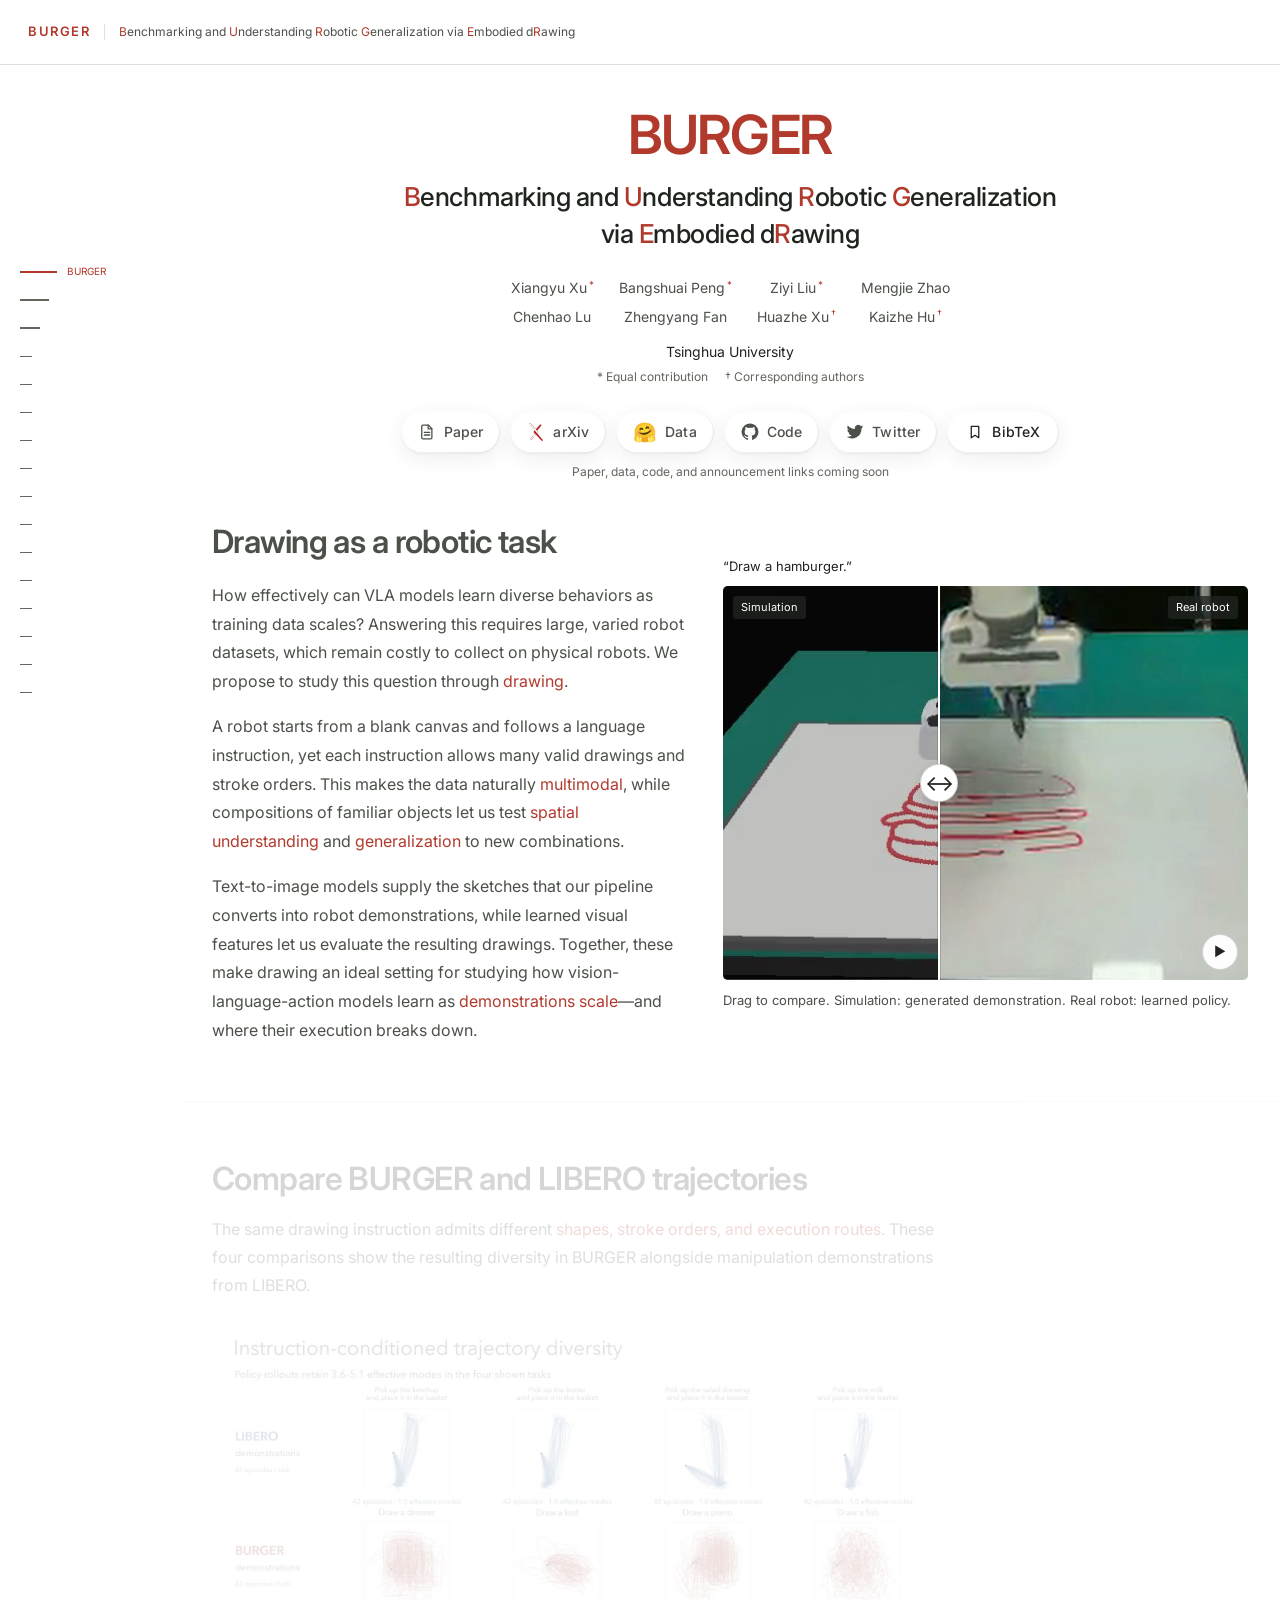
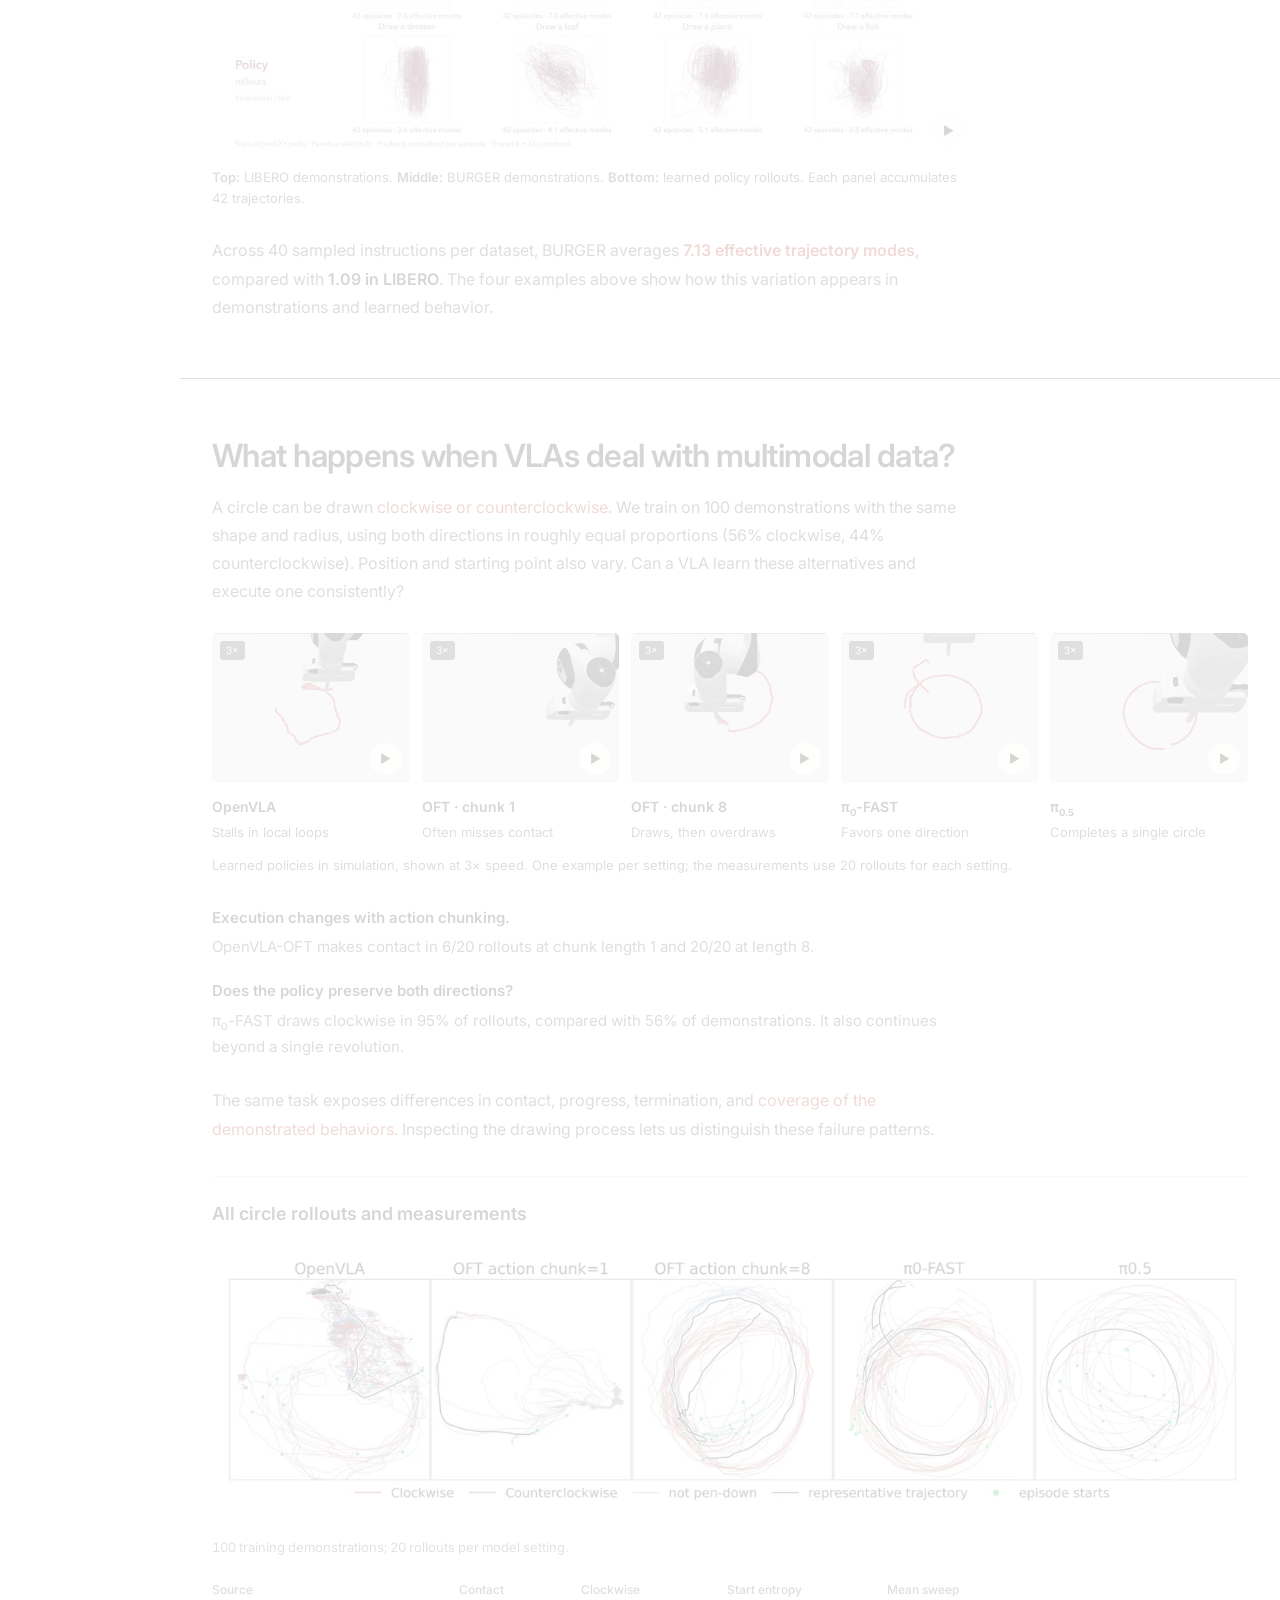
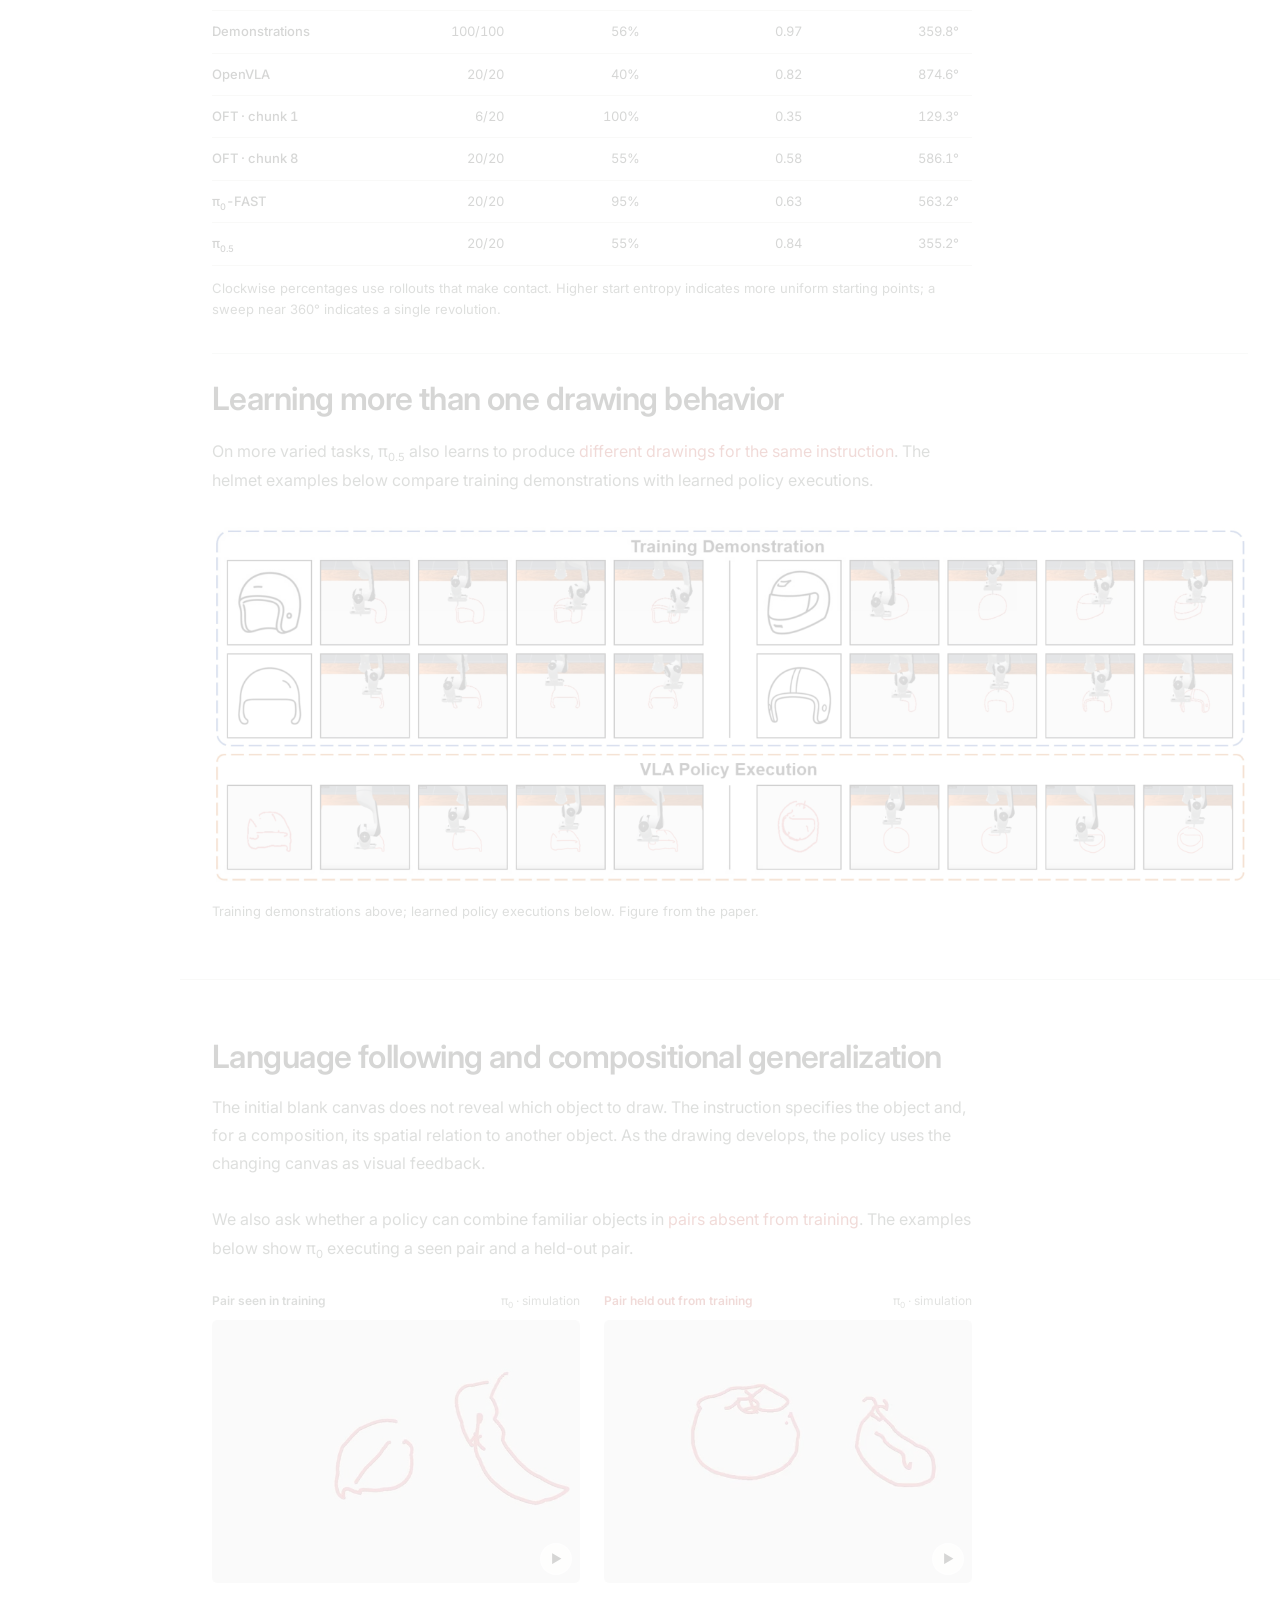
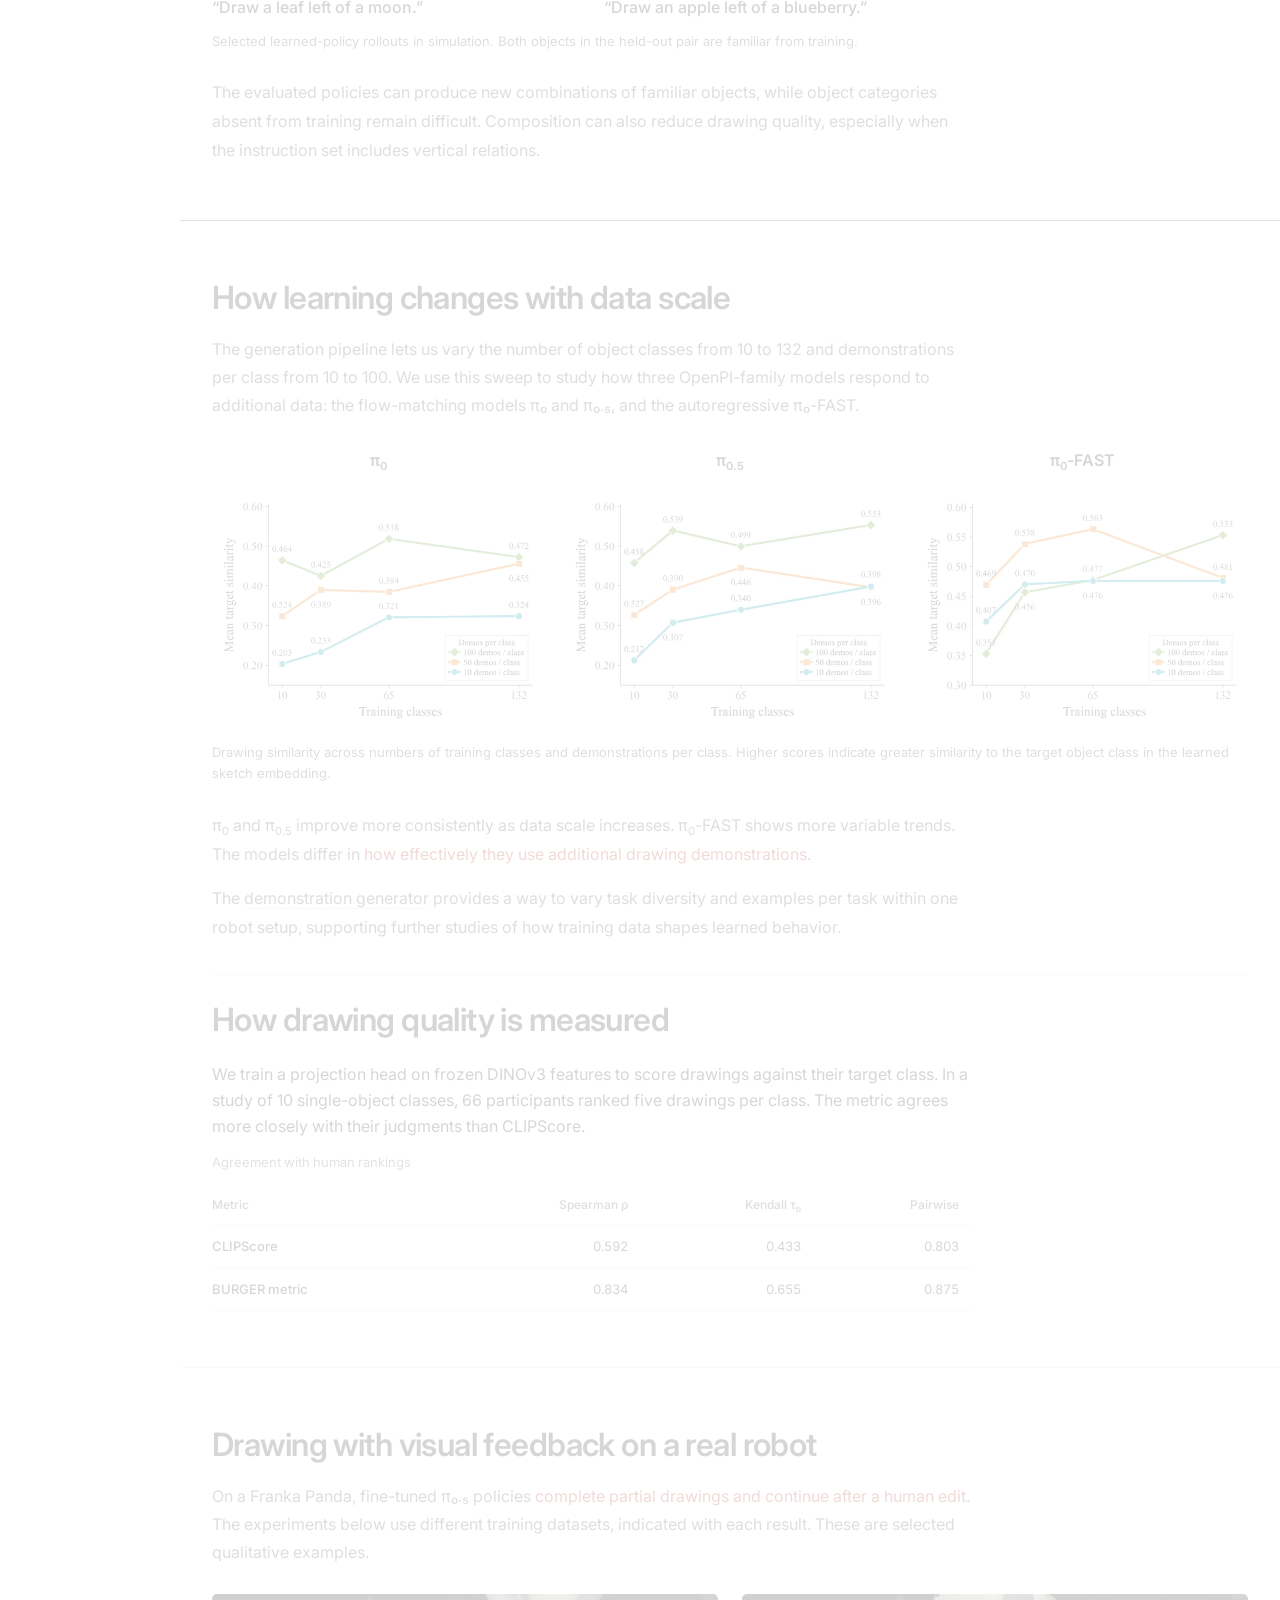
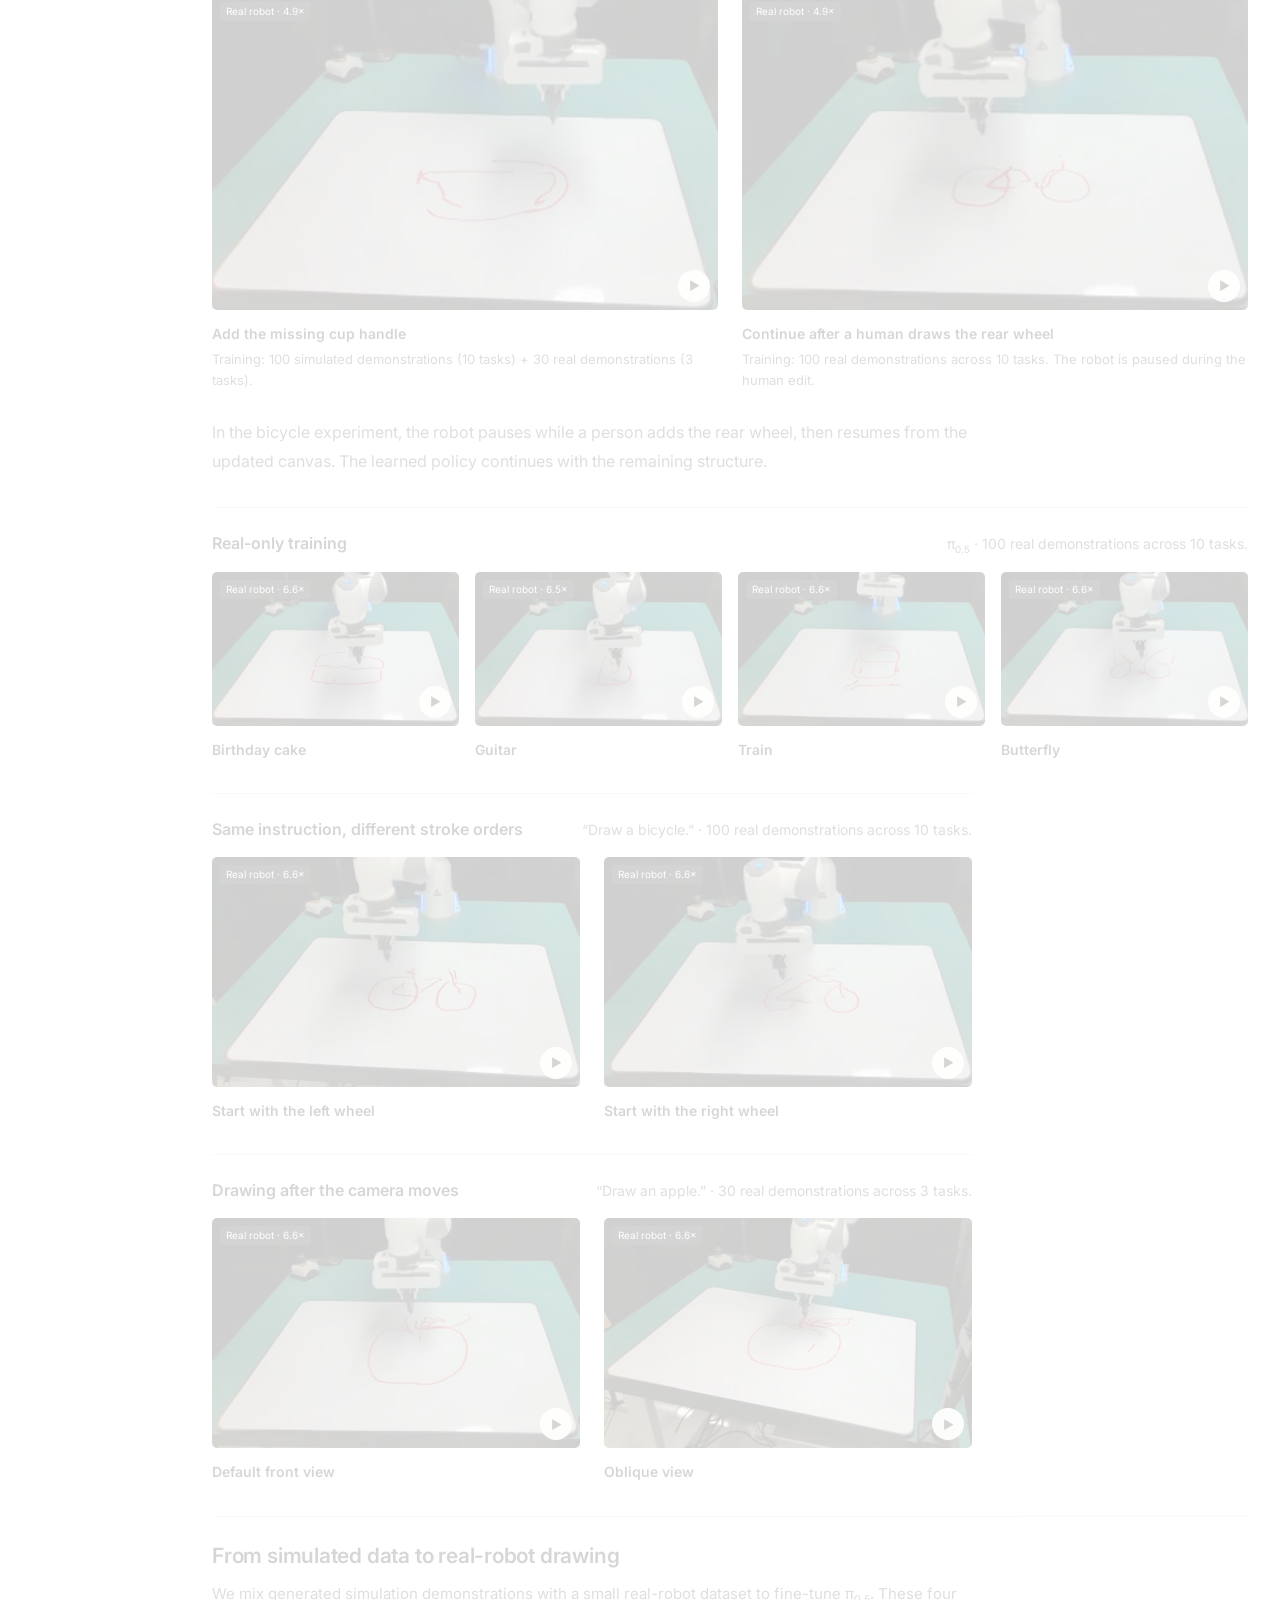
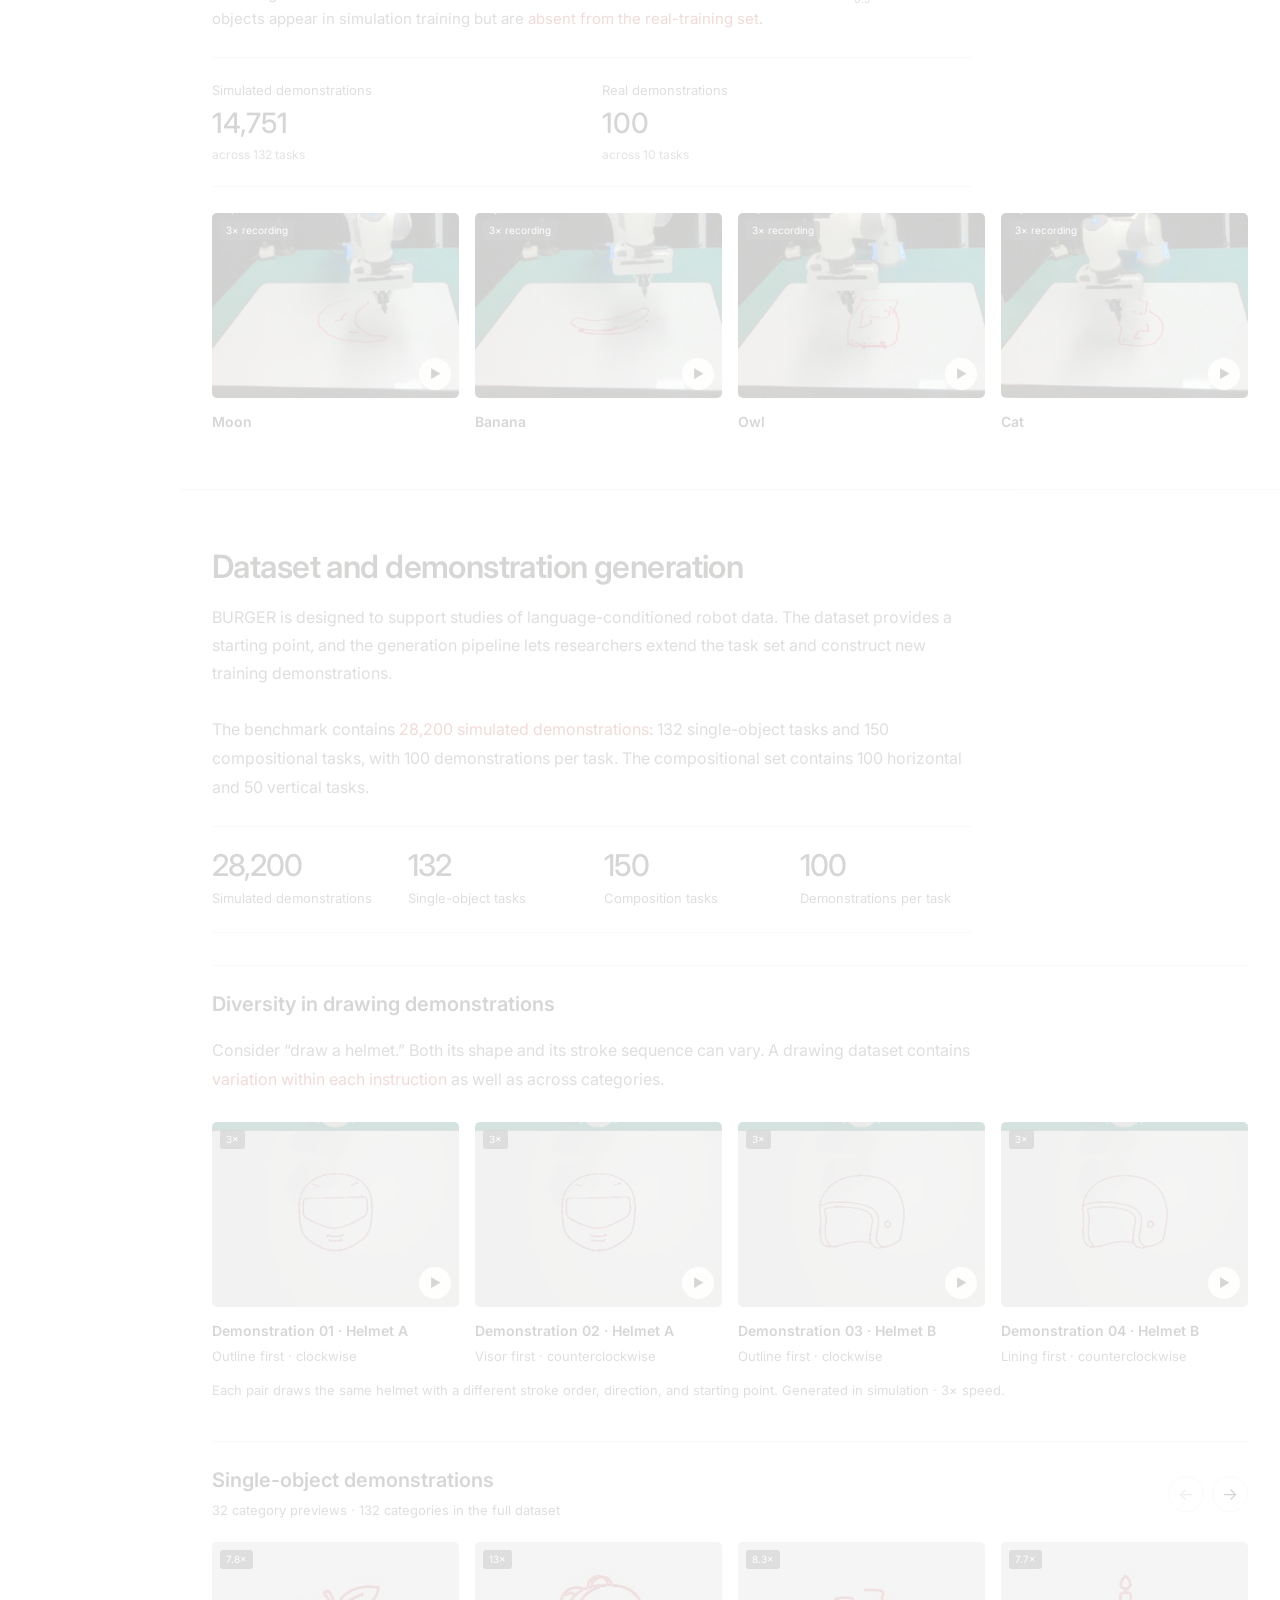
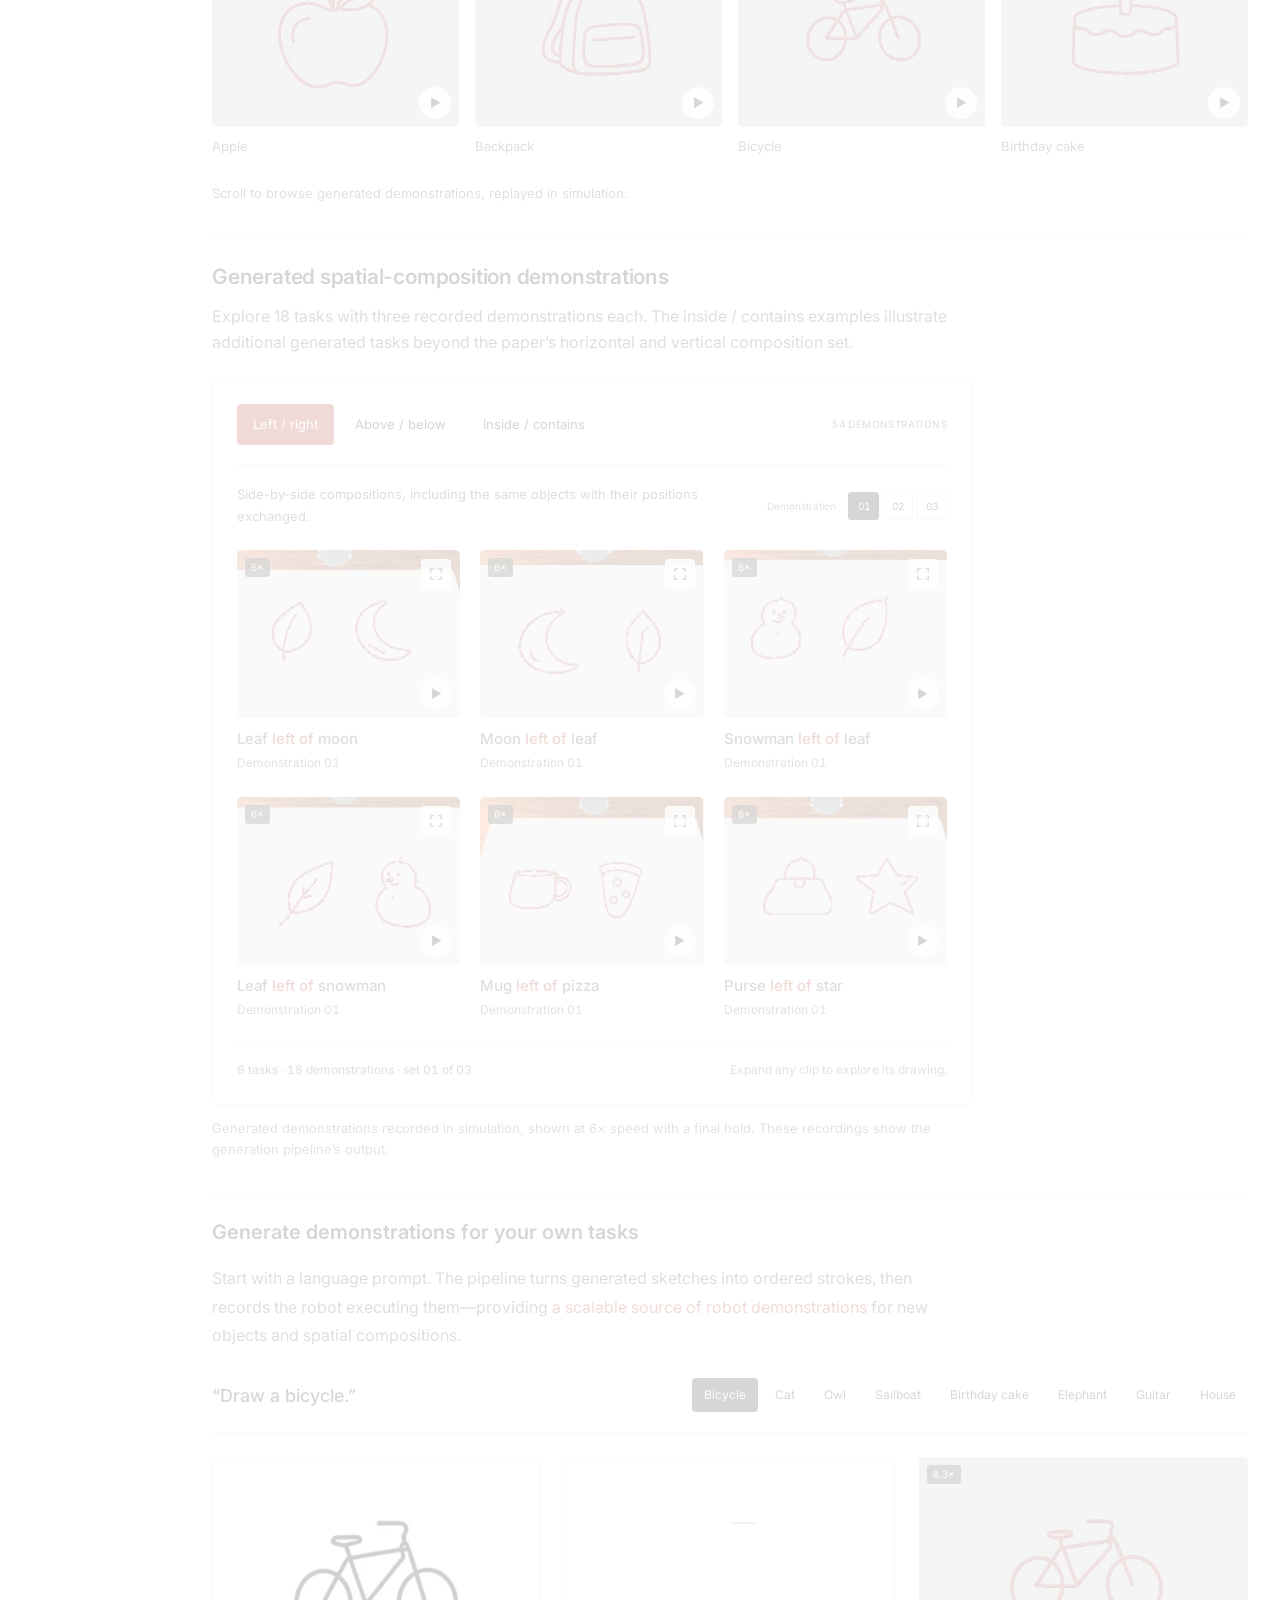
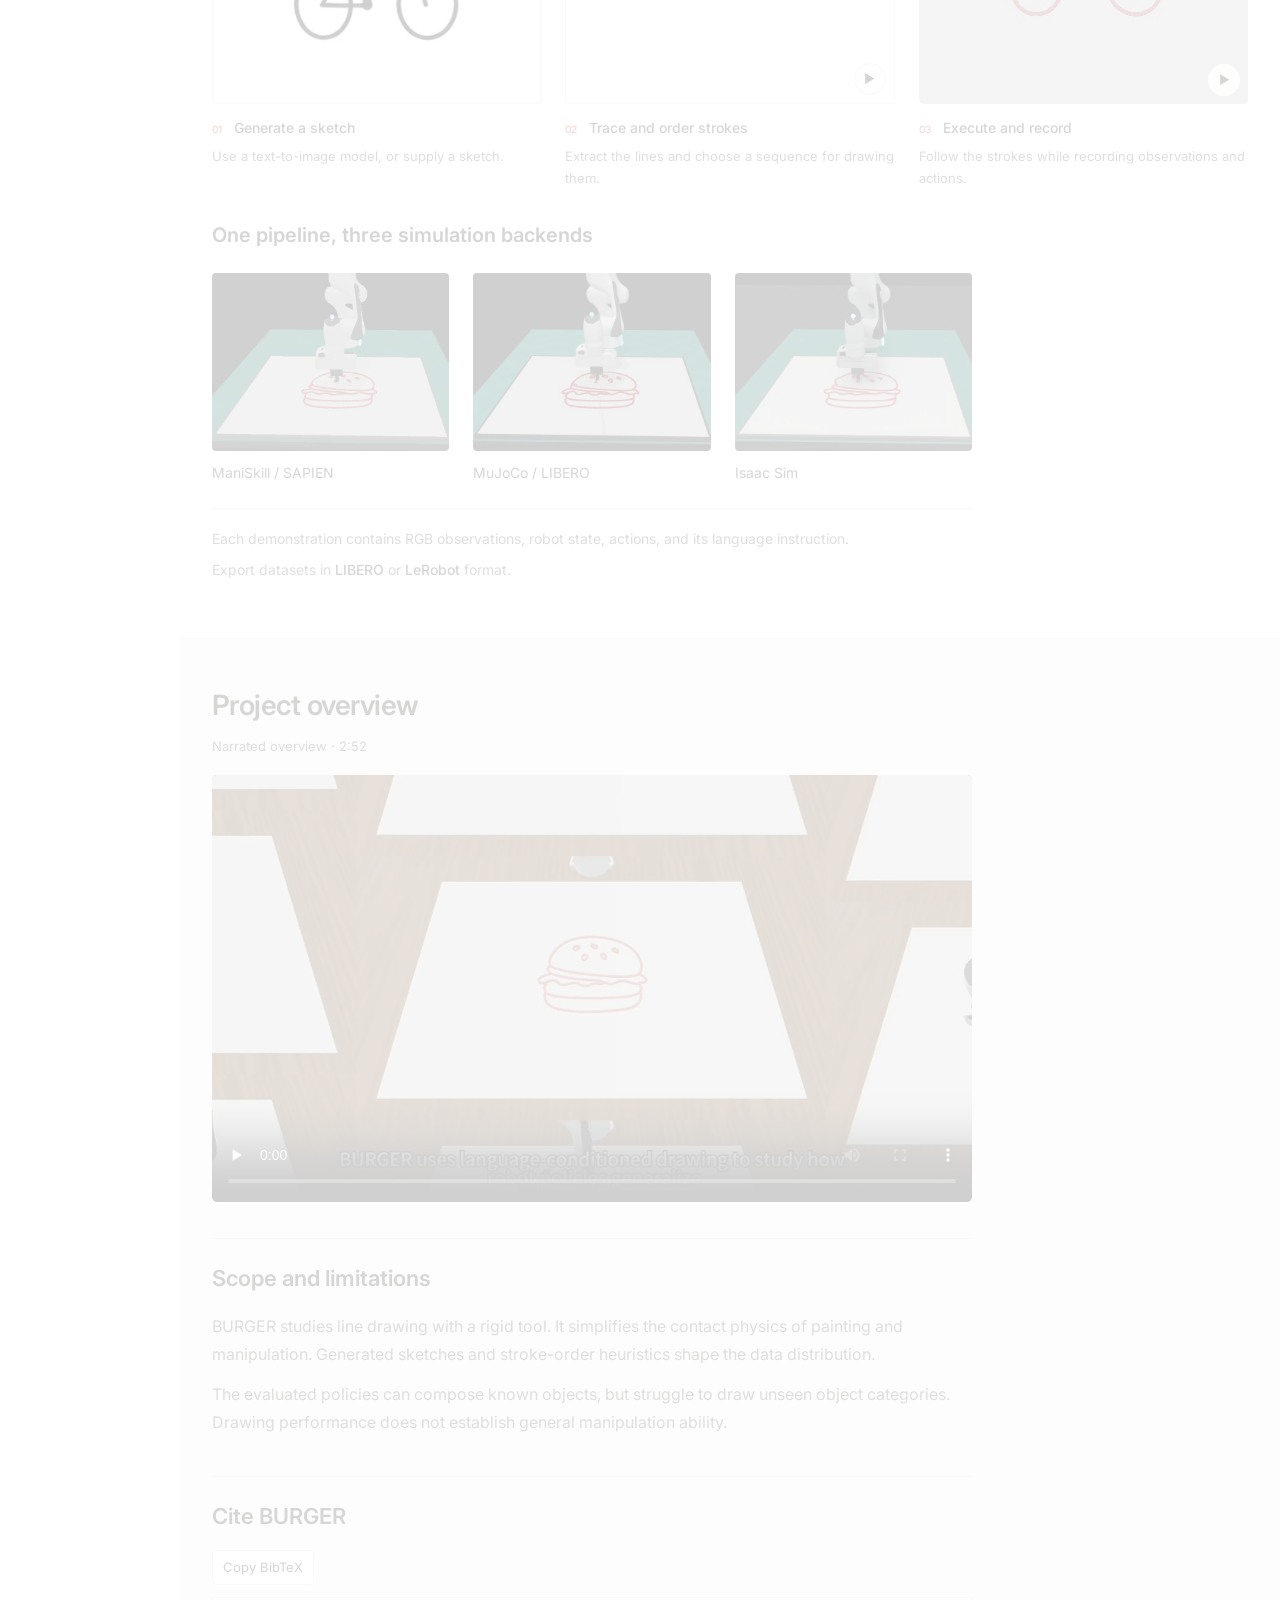
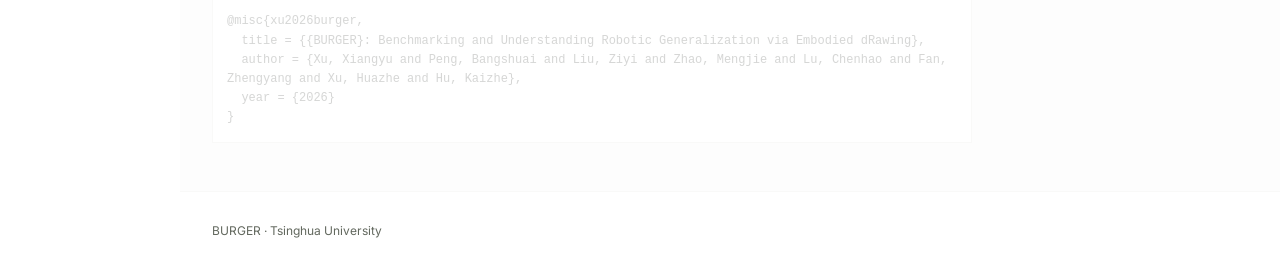
<file: index-alternative-v3.html>
<!DOCTYPE html>
<html lang="en">
  <head>
    <meta charset="utf-8">
    <meta name="viewport" content="width=device-width, initial-scale=1">
    <meta name="robots" content="noindex">
    <title>BURGER — Alternative v3</title>
    <meta name="description" content="BURGER studies how vision-language-action models learn from diverse robot demonstrations through drawing, with a 28,200-demonstration benchmark and a prompt-to-trajectory data pipeline.">
    <link rel="icon" href="assets/images/favicon.svg" type="image/svg+xml">
    <link rel="preconnect" href="https://fonts.googleapis.com">
    <link rel="preconnect" href="https://fonts.gstatic.com" crossorigin>
    <link href="https://fonts.googleapis.com/css2?family=Inter:wght@400;500;600&display=swap" rel="stylesheet">
    <link rel="stylesheet" href="css/alternative-v3.css?v=20261028-scroll-focus-v3">
    <script src="js/pipeline-alternative.js" defer></script>
    <script src="js/alternative-v3.js?v=20261028-scroll-focus-v4" defer></script>
    <script src="js/dataset-relations.js?v=20261023-animation" defer></script>
  </head>
  <body class="v2 v3">
    <a class="skip-link" href="#main">Skip to content</a>
    <header class="site-nav"><div class="nav-inner">
  <a class="brand" href="#top"><span class="brand-name">BURGER</span><span class="brand-title"><span class="accent">B</span>enchmarking and <span class="accent">U</span>nderstanding <span class="accent">R</span>obotic <span class="accent">G</span>eneralization via <span class="accent">E</span>mbodied d<span class="accent">R</span>awing</span></a>
</div></header>
<nav class="section-nav" id="section-nav" aria-label="Jump to a section"><a href="#top" aria-label="BURGER"><span class="nav-tick" aria-hidden="true"></span><span class="nav-label">BURGER</span></a><a href="#why" aria-label="Why drawing"><span class="nav-tick" aria-hidden="true"></span><span class="nav-label">Why drawing</span></a><a href="#comparison" aria-label="BURGER &amp; LIBERO"><span class="nav-tick" aria-hidden="true"></span><span class="nav-label">BURGER &amp; LIBERO</span></a><a href="#circle" aria-label="Multimodal data"><span class="nav-tick" aria-hidden="true"></span><span class="nav-label">Multimodal data</span></a><a href="#diversity" aria-label="Learned behaviors"><span class="nav-tick" aria-hidden="true"></span><span class="nav-label">Learned behaviors</span></a><a href="#composition" aria-label="Compositional generalization"><span class="nav-tick" aria-hidden="true"></span><span class="nav-label">Compositional generalization</span></a><a href="#scaling" aria-label="Data scaling"><span class="nav-tick" aria-hidden="true"></span><span class="nav-label">Data scaling</span></a><a href="#real" aria-label="Real robot"><span class="nav-tick" aria-hidden="true"></span><span class="nav-label">Real robot</span></a><a href="#real-transfer" aria-label="Simulated &amp; real data"><span class="nav-tick" aria-hidden="true"></span><span class="nav-label">Simulated &amp; real data</span></a><a href="#dataset" aria-label="Dataset"><span class="nav-tick" aria-hidden="true"></span><span class="nav-label">Dataset</span></a><a href="#motivation" aria-label="Demonstration diversity"><span class="nav-tick" aria-hidden="true"></span><span class="nav-label">Demonstration diversity</span></a><a href="#single-categories" aria-label="Single-object gallery"><span class="nav-tick" aria-hidden="true"></span><span class="nav-label">Single-object gallery</span></a><a href="#dataset-relations" aria-label="Spatial compositions"><span class="nav-tick" aria-hidden="true"></span><span class="nav-label">Spatial compositions</span></a><a href="#generate" aria-label="Data generation"><span class="nav-tick" aria-hidden="true"></span><span class="nav-label">Data generation</span></a><a href="#overview" aria-label="Overview"><span class="nav-tick" aria-hidden="true"></span><span class="nav-label">Overview</span></a><a href="#cite" aria-label="Citation"><span class="nav-tick" aria-hidden="true"></span><span class="nav-label">Citation</span></a></nav>

    <main id="main">
      <section class="hero container" id="top" aria-labelledby="paper-title">
        <h1 id="paper-title"><span class="wordmark">BURGER</span>
          <span class="paper-title"><span class="accent">B</span>enchmarking and <span class="accent">U</span>nderstanding <span class="accent">R</span>obotic <span class="accent">G</span>eneralization<br class="desktop-break"> via <span class="accent">E</span>mbodied d<span class="accent">R</span>awing</span>
        </h1>
        <ul class="authors" aria-label="Authors">
          <li>Xiangyu Xu<sup aria-label="Equal contribution">*</sup></li>
          <li>Bangshuai Peng<sup aria-label="Equal contribution">*</sup></li>
          <li><a href="https://taichi-pink.github.io/Ziyi-Liu/">Ziyi Liu</a><sup aria-label="Equal contribution">*</sup></li>
          <li><a href="https://qxjyqzw.github.io/">Mengjie Zhao</a></li>
          <li><a href="https://ctp314.github.io/">Chenhao Lu</a></li>
          <li>Zhengyang Fan</li>
          <li><a href="https://iiis.tsinghua.edu.cn/en/People/Faculty/XuHuazhe.htm">Huazhe Xu</a><sup aria-label="Corresponding author">†</sup></li>
          <li><a href="https://hukz18.github.io/">Kaizhe Hu</a><sup aria-label="Corresponding author">†</sup></li>
        </ul>
        <p class="affiliation">Tsinghua University</p>
        <p class="author-notes">* Equal contribution <span>† Corresponding authors</span></p>
        <div class="resources resource-links" aria-label="Project resources"><button class="resource-link" type="button" disabled aria-label="Paper link coming soon"><svg viewBox="0 0 24 24" aria-hidden="true" class="ic doc"><path d="M6.5 2.75h7.25l4.75 4.75v12.25a1.5 1.5 0 0 1-1.5 1.5h-10.5a1.5 1.5 0 0 1-1.5-1.5V4.25a1.5 1.5 0 0 1 1.5-1.5Z"/><path d="M13.5 3v4.75h4.75M8.5 12.5h7M8.5 16h7"/></svg><span>Paper</span></button><button class="resource-link" type="button" disabled aria-label="arXiv link coming soon"><svg viewBox="0 0 24 24" aria-hidden="true" class="ic brand arxiv"><path d="M3.8423 0a1.0037 1.0037 0 0 0-.922.6078c-.1536.3687-.0438.6275.2938 1.1113l6.9185 8.3597-1.0223 1.1058a1.0393 1.0393 0 0 0 .003 1.4229l1.2292 1.3135-5.4391 6.4444c-.2803.299-.4538.823-.2971 1.1986a1.0253 1.0253 0 0 0 .9585.635.9133.9133 0 0 0 .6891-.3405l5.783-6.126 7.4902 8.0051a.8527.8527 0 0 0 .6835.2597.9575.9575 0 0 0 .8777-.6138c.1577-.377-.017-.7502-.306-1.1407l-7.0518-8.3418 1.0632-1.13a.9626.9626 0 0 0 .0089-1.3165L4.6336.4639s-.3733-.4535-.768-.463zm0 .272h.0166c.2179.0052.4874.2715.5644.3639l.005.006.0052.0055 10.169 10.9905a.6915.6915 0 0 1-.0072.945l-1.0666 1.133-1.4982-1.7724-8.5994-10.39c-.3286-.472-.352-.6183-.2592-.841a.7307.7307 0 0 1 .6704-.4401Zm14.341 1.5701a.877.877 0 0 0-.6554.2418l-5.6962 6.1584 1.6944 1.8319 5.3089-6.5138c.3251-.4335.479-.6603.3247-1.0292a1.1205 1.1205 0 0 0-.9763-.689zm-7.6557 12.2823 1.3186 1.4135-5.7864 6.1295a.6494.6494 0 0 1-.4959.26.7516.7516 0 0 1-.706-.4669c-.1119-.2682.0359-.6864.2442-.9083l.0051-.0055.0047-.0055z"/></svg><span>arXiv</span></button><button class="resource-link" type="button" disabled aria-label="Hugging Face data link coming soon"><span class="hugging-face" aria-hidden="true">🤗</span><span>Data</span></button><button class="resource-link" type="button" disabled aria-label="Code link coming soon"><svg viewBox="0 0 24 24" fill="currentColor" aria-hidden="true"><path d="M12 .8a11.2 11.2 0 0 0-3.54 21.83c.56.1.76-.24.76-.54v-2.1c-3.12.68-3.78-1.32-3.78-1.32-.51-1.3-1.24-1.65-1.24-1.65-1.02-.7.08-.69.08-.69 1.13.08 1.72 1.16 1.72 1.16 1 1.72 2.62 1.22 3.26.93.1-.73.39-1.22.71-1.5-2.49-.29-5.1-1.25-5.1-5.54 0-1.22.44-2.22 1.15-3-.12-.28-.5-1.42.11-2.96 0 0 .94-.3 3.08 1.15A10.72 10.72 0 0 1 12 6.2c.95 0 1.9.13 2.8.38 2.13-1.45 3.07-1.15 3.07-1.15.61 1.54.23 2.68.11 2.96.72.78 1.15 1.78 1.15 3 0 4.3-2.62 5.25-5.12 5.53.4.35.76 1.03.76 2.08v3.09c0 .3.2.65.77.54A11.2 11.2 0 0 0 12 .8z"/></svg><span>Code</span></button><button class="resource-link" type="button" disabled aria-label="Twitter link coming soon"><svg viewBox="0 0 24 24" fill="currentColor" aria-hidden="true"><path d="M23 4.7a9.5 9.5 0 0 1-2.6.7 4.5 4.5 0 0 0 2-2.5 9.1 9.1 0 0 1-2.9 1.1 4.5 4.5 0 0 0-7.7 4.1A12.8 12.8 0 0 1 2.5 3.4a4.5 4.5 0 0 0 1.4 6 4.5 4.5 0 0 1-2-.6v.1a4.5 4.5 0 0 0 3.6 4.4 4.5 4.5 0 0 1-2 .1 4.5 4.5 0 0 0 4.2 3.1A9 9 0 0 1 1 18.4a12.8 12.8 0 0 0 19.7-10.8v-.6A9.2 9.2 0 0 0 23 4.7z"/></svg><span>Twitter</span></button><button class="resource-link" type="button" data-copy="citation" aria-label="Copy BibTeX citation"><svg viewBox="0 0 24 24" aria-hidden="true" class="ic doc"><path d="M7 4.5h10v15.25l-5-3.5-5 3.5Z"/></svg><span data-copy-label>BibTeX</span></button><span class="copy-status resource-copy-status" role="status" aria-live="polite"></span></div><p class="resource-status">Paper, data, code, and announcement links coming soon</p>
      </section>

      <section class="section container why-section" id="why" aria-labelledby="why-title">
  <div class="why-lead">
    <div class="intro-copy">
  <h2 id="why-title">Drawing as a robotic task</h2>
  <p>How effectively can VLA models learn diverse behaviors as training data scales? Answering this requires large, varied robot datasets, which remain costly to collect on physical robots. We propose to study this question through <span class="keyphrase">drawing</span>.</p>
  <p>A robot starts from a blank canvas and follows a language instruction, yet each instruction allows many valid drawings and stroke orders. This makes the data naturally <span class="keyphrase">multimodal</span>, while compositions of familiar objects let us test <span class="keyphrase">spatial understanding</span> and <span class="keyphrase">generalization</span> to new combinations.</p>
  <p>Text-to-image models supply the sketches that our pipeline converts into robot demonstrations, while learned visual features let us evaluate the resulting drawings. Together, these make drawing an ideal setting for studying how vision-language-action models learn as <span class="keyphrase">demonstrations scale</span>—and where their execution breaks down.</p>
</div>
    <figure class="demo opening-demo">
      <div class="demo-heading"><span class="instruction">“Draw a hamburger.”</span></div>
      <div class="video-compare video-frame" id="video-compare" style="--split:50%">
        <div class="compare-layer compare-real"><video muted loop playsinline preload="none" data-compare-src="assets/videos/real_burger_opening.mp4?v=20261028-2" poster="assets/posters/real_burger_opening.jpg?v=20261028-2" aria-label="Real robot drawing a hamburger"></video></div>
        <div class="compare-layer compare-sim"><video muted loop playsinline preload="none" data-compare-src="assets/videos/sim_sapien.mp4" poster="assets/posters/sim_sapien.jpg" aria-label="Simulated robot drawing a hamburger"></video></div>
        <span class="compare-label sim-label">Simulation</span><span class="compare-label real-label">Real robot</span>
        <div class="compare-divider" aria-hidden="true"></div>
        <input class="compare-range" type="range" min="0" max="100" value="50" aria-label="Reveal simulation or real robot">
        <button class="compare-play" type="button" aria-label="Play simulation and real-robot videos"><span aria-hidden="true">▶</span></button>
      </div>
      <figcaption class="compare-hint">Drag to compare. Simulation: generated demonstration. Real robot: learned policy.</figcaption>
    </figure>
  </div>
</section>
<section class="section container" id="comparison" aria-labelledby="comparison-title">
      <div class="section-heading"><h2 id="comparison-title">Compare BURGER and LIBERO trajectories</h2><p>The same drawing instruction admits different <span class="keyphrase">shapes, stroke orders, and execution routes</span>. These four comparisons show the resulting diversity in BURGER alongside manipulation demonstrations from LIBERO.</p></div>

  <figure class="trajectory-comparison" id="evidence">
  <div class="trajectory-video video-frame">
    <video muted loop playsinline preload="none" data-autoplay data-src="assets/videos/trajectory-diversity-1080p.mp4" poster="assets/posters/trajectory-diversity-1080p.jpg" width="1920" height="1080" aria-label="Animated four-column trajectory comparison, showing LIBERO demonstrations, BURGER demonstrations, and learned policy rollouts"></video>
    <button class="video-toggle" type="button" aria-label="Play trajectory comparison" data-name="trajectory comparison"><span aria-hidden="true">▶</span></button>
  </div>
  <figcaption><strong>Top:</strong> LIBERO demonstrations. <strong>Middle:</strong> BURGER demonstrations. <strong>Bottom:</strong> learned policy rollouts. Each panel accumulates 42 trajectories.</figcaption>
</figure>
  <p class="study-finding">Across 40 sampled instructions per dataset, BURGER averages <strong><span class="keyphrase">7.13 effective trajectory modes</span></strong>, compared with <strong>1.09 in LIBERO</strong>. The four examples above show how this variation appears in demonstrations and learned behavior.</p>

    </section>



      <section class="section container" id="circle" aria-labelledby="circle-title">
        <div class="section-heading">
          <h2 id="circle-title">What happens when VLAs deal with multimodal data?</h2>
          <p>A circle can be drawn <span class="keyphrase">clockwise or counterclockwise</span>. We train on 100 demonstrations with the same shape and radius, using both directions in roughly equal proportions (56% clockwise, 44% counterclockwise). Position and starting point also vary. Can a VLA learn these alternatives and execute one consistently?</p>
        </div>

        <div class="circle-grid">
          <figure class="demo">
            <div class="video-frame">
              <video muted loop playsinline preload="none" data-autoplay data-src="assets/videos/circ_openvla.mp4" poster="assets/posters/circ_openvla.jpg" aria-label="OpenVLA circle-drawing rollout"></video>
              <span class="video-tag">3×</span><button class="video-toggle" type="button" aria-label="Play OpenVLA rollout" data-name="OpenVLA rollout"><span aria-hidden="true">▶</span></button>
            </div>
            <figcaption><strong>OpenVLA</strong><span>Stalls in local loops</span></figcaption>
          </figure>
          <figure class="demo">
            <div class="video-frame">
              <video muted loop playsinline preload="none" data-autoplay data-src="assets/videos/circ_oft1.mp4" poster="assets/posters/circ_oft1.jpg" aria-label="OpenVLA-OFT circle rollout with chunk length 1"></video>
              <span class="video-tag">3×</span><button class="video-toggle" type="button" aria-label="Play OFT chunk 1 rollout" data-name="OFT chunk 1 rollout"><span aria-hidden="true">▶</span></button>
            </div>
            <figcaption><strong>OFT · chunk 1</strong><span>Often misses contact</span></figcaption>
          </figure>
          <figure class="demo">
            <div class="video-frame">
              <video muted loop playsinline preload="none" data-autoplay data-src="assets/videos/circ_oft8.mp4" poster="assets/posters/circ_oft8.jpg" aria-label="OpenVLA-OFT circle rollout with chunk length 8"></video>
              <span class="video-tag">3×</span><button class="video-toggle" type="button" aria-label="Play OFT chunk 8 rollout" data-name="OFT chunk 8 rollout"><span aria-hidden="true">▶</span></button>
            </div>
            <figcaption><strong>OFT · chunk 8</strong><span>Draws, then overdraws</span></figcaption>
          </figure>
          <figure class="demo">
            <div class="video-frame">
              <video muted loop playsinline preload="none" data-autoplay data-src="assets/videos/circ_fast.mp4" poster="assets/posters/circ_fast.jpg" aria-label="Pi zero FAST circle-drawing rollout"></video>
              <span class="video-tag">3×</span><button class="video-toggle" type="button" aria-label="Play pi zero FAST rollout" data-name="pi zero FAST rollout"><span aria-hidden="true">▶</span></button>
            </div>
            <figcaption><strong>π<sub>0</sub>-FAST</strong><span>Favors one direction</span></figcaption>
          </figure>
          <figure class="demo">
            <div class="video-frame">
              <video muted loop playsinline preload="none" data-autoplay data-src="assets/videos/circ_pi05.mp4" poster="assets/posters/circ_pi05.jpg" aria-label="Pi zero point five circle-drawing rollout"></video>
              <span class="video-tag">3×</span><button class="video-toggle" type="button" aria-label="Play pi zero point five rollout" data-name="pi zero point five rollout"><span aria-hidden="true">▶</span></button>
            </div>
            <figcaption><strong>π<sub>0.5</sub></strong><span>Completes a single circle</span></figcaption>
          </figure>
        </div>
        <p class="caption">Learned policies in simulation, shown at 3× speed. One example per setting; the measurements use 20 rollouts for each setting.</p>
        <div class="finding-pair">
          <p><strong>Execution changes with action chunking.</strong> OpenVLA-OFT makes contact in 6/20 rollouts at chunk length 1 and 20/20 at length 8.</p>
          <p><strong>Does the policy preserve both directions?</strong> π<sub>0</sub>-FAST draws clockwise in 95% of rollouts, compared with 56% of demonstrations. It also continues beyond a single revolution.</p>
        </div>
        <p class="study-finding">The same task exposes differences in contact, progress, termination, and <span class="keyphrase">coverage of the demonstrated behaviors</span>. Inspecting the drawing process lets us distinguish these failure patterns.</p>
        <div class="evidence-block"><h3 class="content-title">All circle rollouts and measurements</h3><div class="details-body">

            <img class="wide-figure" src="assets/figures/fig9_circle.webp" width="1390" height="373" loading="lazy" alt="Twenty circle rollouts per model setting, overlaid and colored by drawing direction.">
            <div class="table-scroll reading-width" role="region" aria-label="Circle results" tabindex="0">
              <table>
                <caption>100 training demonstrations; 20 rollouts per model setting.</caption>
                <thead><tr><th scope="col">Source</th><th scope="col">Contact</th><th scope="col">Clockwise</th><th scope="col">Start entropy</th><th scope="col">Mean sweep</th></tr></thead>
                <tbody>
                  <tr><th scope="row">Demonstrations</th><td>100/100</td><td>56%</td><td>0.97</td><td>359.8°</td></tr>
                  <tr><th scope="row">OpenVLA</th><td>20/20</td><td>40%</td><td>0.82</td><td>874.6°</td></tr>
                  <tr><th scope="row">OFT · chunk 1</th><td>6/20</td><td>100%</td><td>0.35</td><td>129.3°</td></tr>
                  <tr><th scope="row">OFT · chunk 8</th><td>20/20</td><td>55%</td><td>0.58</td><td>586.1°</td></tr>
                  <tr><th scope="row">π<sub>0</sub>-FAST</th><td>20/20</td><td>95%</td><td>0.63</td><td>563.2°</td></tr>
                  <tr><th scope="row">π<sub>0.5</sub></th><td>20/20</td><td>55%</td><td>0.84</td><td>355.2°</td></tr>
                </tbody>
              </table>
            </div>
            <p class="caption reading-width">Clockwise percentages use rollouts that make contact. Higher start entropy indicates more
              uniform starting points; a sweep near 360° indicates a single revolution.</p>

          </div></div>
        <article class="content-block" id="diversity" aria-labelledby="diversity-title">
          <h3 class="content-title" id="diversity-title">Learning more than one drawing behavior</h3>
          <p class="section-lead">On more varied tasks, π<sub>0.5</sub> also learns to produce <span class="keyphrase">different drawings for the same instruction</span>. The helmet examples below compare training demonstrations with learned policy executions.</p>
          <figure class="paper-figure">
            <img src="assets/figures/learned-multimodality.png" width="1484" height="525" loading="lazy" alt="Helmet training demonstrations in the top two rows and different learned pi zero point five drawing sequences in the bottom row.">
            <figcaption>Training demonstrations above; learned policy executions below. Figure from the paper.</figcaption>
          </figure>
        </article>

      </section>

      <section class="section container" id="composition" aria-labelledby="composition-title">
        <div class="section-heading">
          <h2 id="composition-title">Language following and compositional generalization</h2>
          <p>The initial blank canvas does not reveal which object to draw. The instruction specifies the object and, for a composition, its spatial relation to another object. As the drawing develops, the policy uses the changing canvas as visual feedback.</p>
        </div>

        <p class="section-lead">We also ask whether a policy can combine familiar objects in <span class="keyphrase">pairs absent from training</span>. The examples below show π<sub>0</sub> executing a seen pair and a held-out pair.</p>
        <div class="composition-grid reading-width">
          <figure class="demo composition-demo">
            <div class="demo-heading"><span class="status-label">Pair seen in training</span><span>π<sub>0</sub> · simulation</span></div>
            <div class="video-frame">
              <video muted loop playsinline preload="none" data-autoplay data-src="assets/videos/comp_leaf_moon.mp4" poster="assets/posters/comp_leaf_moon.jpg" aria-label="Pi zero draws a leaf to the left of a moon, a training pair"></video>
              <button class="video-toggle" type="button" aria-label="Play seen composition" data-name="seen composition"><span aria-hidden="true">▶</span></button>
            </div>
            <figcaption><q>Draw a leaf left of a moon.</q></figcaption>
          </figure>
          <figure class="demo composition-demo">
            <div class="demo-heading"><span class="status-label accent">Pair held out from training</span><span>π<sub>0</sub> · simulation</span></div>
            <div class="video-frame">
              <video muted loop playsinline preload="none" data-autoplay data-src="assets/videos/comp_apple_berry.mp4" poster="assets/posters/comp_apple_berry.jpg" aria-label="Pi zero draws an apple left of a blueberry, a pair absent from training"></video>
              <button class="video-toggle" type="button" aria-label="Play unseen composition" data-name="unseen composition"><span aria-hidden="true">▶</span></button>
            </div>
            <figcaption><q>Draw an apple left of a blueberry.</q></figcaption>
          </figure>
        </div>
        <p class="caption reading-width">Selected learned-policy rollouts in simulation. Both objects in the held-out pair are familiar from training.</p>
        <p class="study-finding">The evaluated policies can produce new combinations of familiar objects, while object categories absent from training remain difficult. Composition can also reduce drawing quality, especially when the instruction set includes vertical relations.</p>


      </section>

      <section class="section container" id="scaling" aria-labelledby="scaling-title">
        <div class="section-heading">
          <h2 id="scaling-title">How learning changes with data scale</h2>
          <p>The generation pipeline lets us vary the number of object classes from 10 to 132 and demonstrations per class from 10 to 100. We use this sweep to study how three OpenPI-family models respond to additional data: the flow-matching models π₀ and π₀.₅, and the autoregressive π₀-FAST.</p>
        </div>

        <div class="scaling-gallery">
          <figure>
            <figcaption>π<sub>0</sub></figcaption>
            <img src="assets/figures/fig6_pi0.webp" width="1200" height="870" loading="lazy" alt="Pi zero drawing score across numbers of training classes and demonstrations per class.">
          </figure>
          <figure>
            <figcaption>π<sub>0.5</sub></figcaption>
            <img src="assets/figures/fig6_pi05.webp" width="1200" height="870" loading="lazy" alt="Pi zero point five drawing score across numbers of training classes and demonstrations per class.">
          </figure>
          <figure>
            <figcaption>π<sub>0</sub>-FAST</figcaption>
            <img src="assets/figures/fig6_pi0fast.webp" width="1200" height="870" loading="lazy" alt="Pi zero FAST drawing score across numbers of training classes and demonstrations per class.">
          </figure>
        </div>
        <p class="caption">Drawing similarity across numbers of training classes and demonstrations per class. Higher scores indicate greater similarity to the target object class in the learned sketch embedding.</p>
        <p class="study-finding">π<sub>0</sub> and π<sub>0.5</sub> improve more consistently as data scale increases. π<sub>0</sub>-FAST shows more variable trends. The models differ in <span class="keyphrase">how effectively they use additional drawing demonstrations</span>.</p>
        <p class="section-lead">The <a href="#generate">demonstration generator</a> provides a way to vary task diversity and examples per task within one robot setup, supporting further studies of how training data shapes learned behavior.</p>
        <div class="evidence-block"><h3 class="content-title section-title">How drawing quality is measured</h3><div class="details-body reading-width">

            <p>We train a projection head on frozen DINOv3 features to score drawings against their target class.
              In a study of 10 single-object classes, 66 participants ranked five drawings per class.
              The metric agrees more closely with their judgments than CLIPScore.</p>
            <div class="table-scroll" role="region" aria-label="Human agreement results" tabindex="0">
              <table>
                <caption>Agreement with human rankings</caption>
                <thead><tr><th scope="col">Metric</th><th scope="col">Spearman ρ</th><th scope="col">Kendall τ<sub>b</sub></th><th scope="col">Pairwise</th></tr></thead>
                <tbody>
                  <tr><th scope="row">CLIPScore</th><td>0.592</td><td>0.433</td><td>0.803</td></tr>
                  <tr><th scope="row">BURGER metric</th><td>0.834</td><td>0.655</td><td>0.875</td></tr>
                </tbody>
              </table>
            </div>

          </div></div>

      </section>

      <section class="section container" id="real" aria-labelledby="real-title">
        <div class="section-heading">
          <h2 id="real-title">Drawing with visual feedback on a real robot</h2>
          <p>On a Franka Panda, fine-tuned π₀.₅ policies <span class="keyphrase">complete partial drawings and continue after a human edit</span>. The experiments below use different training datasets, indicated with each result. These are selected qualitative examples.</p>
        </div>

        <article class="real-group hardware-feature">

          <div class="real-pair">
            <figure class="demo">
              <div class="video-frame">
                <video muted loop playsinline preload="none" data-autoplay data-src="assets/videos/real_cup_complete.mp4" poster="assets/posters/real_cup_complete.jpg" aria-label="Add the missing cup handle, learned pi zero point five policy on a Franka Panda"></video>
                <span class="video-tag">Real robot · 4.9×</span><button class="video-toggle" type="button" aria-label="Play Add the missing cup handle" data-name="Add the missing cup handle"><span aria-hidden="true">▶</span></button>
              </div>
              <figcaption><strong>Add the missing cup handle</strong><span>Training: 100 simulated demonstrations (10 tasks) + 30 real demonstrations (3 tasks).</span></figcaption>

            </figure>
            <figure class="demo">
              <div class="video-frame">
                <video muted loop playsinline preload="none" data-autoplay data-src="assets/videos/real_bike_human.mp4" poster="assets/posters/real_bike_human.jpg" aria-label="Continue after a human draws the rear wheel, learned pi zero point five policy on a Franka Panda"></video>
                <span class="video-tag">Real robot · 4.9×</span><button class="video-toggle" type="button" aria-label="Play Continue after a human draws the rear wheel" data-name="Continue after a human draws the rear wheel"><span aria-hidden="true">▶</span></button>
              </div>
              <figcaption><strong>Continue after a human draws the rear wheel</strong><span>Training: 100 real demonstrations across 10 tasks. The robot is paused during the human edit.</span></figcaption>

            </figure>
          </div>
        </article>
        <p class="study-finding">In the bicycle experiment, the robot pauses while a person adds the rear wheel, then resumes from the updated canvas. The learned policy continues with the remaining structure.</p>
        <div class="evidence-block"><div class="details-body">
            <article class="real-group">
              <div class="real-group-heading"><h3>Real-only training</h3><p>π<sub>0.5</sub> · 100 real demonstrations across 10 tasks.</p></div>
              <div class="real-gallery">
                <figure class="demo">
                  <div class="video-frame">
                    <video muted loop playsinline preload="none" data-autoplay data-src="assets/videos/real_cake.mp4" poster="assets/posters/real_cake.jpg" aria-label="Birthday cake, learned pi zero point five policy on a Franka Panda"></video>
                    <span class="video-tag">Real robot · 6.6×</span><button class="video-toggle" type="button" aria-label="Play Birthday cake" data-name="Birthday cake"><span aria-hidden="true">▶</span></button>
                  </div>
                  <figcaption><strong>Birthday cake</strong></figcaption>

                </figure>
                <figure class="demo">
                  <div class="video-frame">
                    <video muted loop playsinline preload="none" data-autoplay data-src="assets/videos/real_guitar.mp4" poster="assets/posters/real_guitar.jpg" aria-label="Guitar, learned pi zero point five policy on a Franka Panda"></video>
                    <span class="video-tag">Real robot · 6.5×</span><button class="video-toggle" type="button" aria-label="Play Guitar" data-name="Guitar"><span aria-hidden="true">▶</span></button>
                  </div>
                  <figcaption><strong>Guitar</strong></figcaption>

                </figure>
                <figure class="demo">
                  <div class="video-frame">
                    <video muted loop playsinline preload="none" data-autoplay data-src="assets/videos/real_train.mp4" poster="assets/posters/real_train.jpg" aria-label="Train, learned pi zero point five policy on a Franka Panda"></video>
                    <span class="video-tag">Real robot · 6.6×</span><button class="video-toggle" type="button" aria-label="Play Train" data-name="Train"><span aria-hidden="true">▶</span></button>
                  </div>
                  <figcaption><strong>Train</strong></figcaption>

                </figure>
                <figure class="demo">
                  <div class="video-frame">
                    <video muted loop playsinline preload="none" data-autoplay data-src="assets/videos/real_butterfly.mp4" poster="assets/posters/real_butterfly.jpg" aria-label="Butterfly, learned pi zero point five policy on a Franka Panda"></video>
                    <span class="video-tag">Real robot · 6.6×</span><button class="video-toggle" type="button" aria-label="Play Butterfly" data-name="Butterfly"><span aria-hidden="true">▶</span></button>
                  </div>
                  <figcaption><strong>Butterfly</strong></figcaption>

                </figure>
              </div>
            </article>
            <article class="real-group reading-width">
              <div class="real-group-heading"><h3>Same instruction, different stroke orders</h3><p>“Draw a bicycle.” · 100 real demonstrations across 10 tasks.</p></div>
              <div class="real-pair">
                <figure class="demo">
                  <div class="video-frame">
                    <video muted loop playsinline preload="none" data-autoplay data-src="assets/videos/real_bike_mode_a.mp4" poster="assets/posters/real_bike_mode_a.jpg" aria-label="Start with the left wheel, learned pi zero point five policy on a Franka Panda"></video>
                    <span class="video-tag">Real robot · 6.6×</span><button class="video-toggle" type="button" aria-label="Play Start with the left wheel" data-name="Start with the left wheel"><span aria-hidden="true">▶</span></button>
                  </div>
                  <figcaption><strong>Start with the left wheel</strong></figcaption>

                </figure>
                <figure class="demo">
                  <div class="video-frame">
                    <video muted loop playsinline preload="none" data-autoplay data-src="assets/videos/real_bike_mode_b.mp4" poster="assets/posters/real_bike_mode_b.jpg" aria-label="Start with the right wheel, learned pi zero point five policy on a Franka Panda"></video>
                    <span class="video-tag">Real robot · 6.6×</span><button class="video-toggle" type="button" aria-label="Play Start with the right wheel" data-name="Start with the right wheel"><span aria-hidden="true">▶</span></button>
                  </div>
                  <figcaption><strong>Start with the right wheel</strong></figcaption>

                </figure>
              </div>
            </article>
            <article class="real-group reading-width">
              <div class="real-group-heading"><h3>Drawing after the camera moves</h3><p>“Draw an apple.” · 30 real demonstrations across 3 tasks.</p></div>
              <div class="real-pair">
                <figure class="demo">
                  <div class="video-frame">
                    <video muted loop playsinline preload="none" data-autoplay data-src="assets/videos/real_cam_front.mp4" poster="assets/posters/real_cam_front.jpg" aria-label="Default front view, learned pi zero point five policy on a Franka Panda"></video>
                    <span class="video-tag">Real robot · 6.6×</span><button class="video-toggle" type="button" aria-label="Play Default front view" data-name="Default front view"><span aria-hidden="true">▶</span></button>
                  </div>
                  <figcaption><strong>Default front view</strong></figcaption>

                </figure>
                <figure class="demo">
                  <div class="video-frame">
                    <video muted loop playsinline preload="none" data-autoplay data-src="assets/videos/real_cam_moved.mp4" poster="assets/posters/real_cam_moved.jpg" aria-label="Oblique view, learned pi zero point five policy on a Franka Panda"></video>
                    <span class="video-tag">Real robot · 6.6×</span><button class="video-toggle" type="button" aria-label="Play Oblique view" data-name="Oblique view"><span aria-hidden="true">▶</span></button>
                  </div>
                  <figcaption><strong>Oblique view</strong></figcaption>

                </figure>
              </div>
            </article>

          </div></div>
        <div class="evidence-block"><div class="details-body">
            <article class="real-transfer" id="real-transfer" aria-labelledby="transfer-title">
  <div class="transfer-intro"><div><h3 id="transfer-title">From simulated data to real-robot drawing</h3></div>
    <p>We mix generated simulation demonstrations with a small real-robot dataset to fine-tune π<sub>0.5</sub>. These four objects appear in simulation training but are <span class="keyphrase">absent from the real-training set</span>.</p>
  </div>
  <dl class="transfer-facts">
    <div><dt>Simulated demonstrations</dt><dd>14,751<span>across 132 tasks</span></dd></div>
    <div><dt>Real demonstrations</dt><dd>100<span>across 10 tasks</span></dd></div>
  </dl>
  <div class="real-gallery transfer-gallery"><div class="transfer-card">
                  <figure class="demo">
                    <div class="video-frame">
                      <video muted loop playsinline preload="none" data-autoplay data-src="assets/videos/real_transfer_moon.mp4?v=20261028-2" poster="assets/posters/real_transfer_moon.jpg?v=20261028-2" width="576" height="432" aria-label="Moon, real-robot rollout from the mixed-data checkpoint"></video>
                      <span class="video-tag">3× recording</span><button class="video-toggle" type="button" aria-label="Play mixed-data Moon" data-name="mixed-data Moon"><span aria-hidden="true">▶</span></button>
                    </div>
                    <figcaption><strong>Moon</strong></figcaption>
                  </figure>

                </div><div class="transfer-card">
                  <figure class="demo">
                    <div class="video-frame">
                      <video muted loop playsinline preload="none" data-autoplay data-src="assets/videos/real_transfer_banana.mp4?v=20261028-2" poster="assets/posters/real_transfer_banana.jpg?v=20261028-2" width="576" height="432" aria-label="Banana, real-robot rollout from the mixed-data checkpoint"></video>
                      <span class="video-tag">3× recording</span><button class="video-toggle" type="button" aria-label="Play mixed-data Banana" data-name="mixed-data Banana"><span aria-hidden="true">▶</span></button>
                    </div>
                    <figcaption><strong>Banana</strong></figcaption>
                  </figure>

                </div><div class="transfer-card">
                      <figure class="demo">
                        <div class="video-frame">
                          <video muted loop playsinline preload="none" data-autoplay data-src="assets/videos/real_transfer_owl.mp4?v=20261028-2" poster="assets/posters/real_transfer_owl.jpg?v=20261028-2" width="576" height="432" aria-label="Owl, real-robot rollout from the mixed-data checkpoint"></video>
                          <span class="video-tag">3× recording</span><button class="video-toggle" type="button" aria-label="Play mixed-data Owl" data-name="mixed-data Owl"><span aria-hidden="true">▶</span></button>
                        </div>
                        <figcaption><strong>Owl</strong></figcaption>
                      </figure>

                    </div><div class="transfer-card">
                      <figure class="demo">
                        <div class="video-frame">
                          <video muted loop playsinline preload="none" data-autoplay data-src="assets/videos/real_transfer_cat.mp4?v=20261028-2" poster="assets/posters/real_transfer_cat.jpg?v=20261028-2" width="576" height="432" aria-label="Cat, real-robot rollout from the mixed-data checkpoint"></video>
                          <span class="video-tag">3× recording</span><button class="video-toggle" type="button" aria-label="Play mixed-data Cat" data-name="mixed-data Cat"><span aria-hidden="true">▶</span></button>
                        </div>
                        <figcaption><strong>Cat</strong></figcaption>
                      </figure>

                    </div></div>
</article>
          </div></div>

      </section>

      <section class="section container" id="dataset" aria-labelledby="dataset-title">
        <div class="section-heading">
          <h2 id="dataset-title">Dataset and demonstration generation</h2>
          <p>BURGER is designed to support studies of language-conditioned robot data. The dataset provides a starting point, and the generation pipeline lets researchers extend the task set and construct new training demonstrations.</p>
        </div>

        <div class="resource-intro">
          <p>The benchmark contains <span class="keyphrase">28,200 simulated demonstrations</span>: 132 single-object tasks and 150 compositional tasks, with 100 demonstrations per task. The compositional set contains 100 horizontal and 50 vertical tasks.</p>
        </div>
        <dl class="dataset-facts reading-width">
          <div><dt>Simulated demonstrations</dt><dd>28,200</dd></div>
          <div><dt>Single-object tasks</dt><dd>132</dd></div>
          <div><dt>Composition tasks</dt><dd>150</dd></div>
          <div><dt>Demonstrations per task</dt><dd>100</dd></div>
        </dl>
        <article class="content-block" id="motivation" aria-labelledby="motivation-title">
  <h3 class="content-title" id="motivation-title">Diversity in drawing demonstrations</h3>
  <p class="section-lead">Consider “draw a helmet.” Both its shape and its stroke sequence can vary. A drawing dataset contains <span class="keyphrase">variation within each instruction</span> as well as across categories.</p>
  <div class="training-examples">
          <figure class="demo">
            <div class="video-frame">
              <video muted loop playsinline preload="none" data-autoplay data-src="assets/videos/helmet_order_01.mp4" poster="assets/posters/helmet_order_01.jpg" aria-label="Helmet demonstration 1"></video>
              <span class="video-tag">3×</span><button class="video-toggle" type="button" aria-label="Play Helmet demonstration 1" data-name="Helmet demonstration 1"><span aria-hidden="true">▶</span></button>
            </div>
            <figcaption><strong>Demonstration 01 · Helmet A</strong><span>Outline first · clockwise</span></figcaption>
          </figure>
          <figure class="demo">
            <div class="video-frame">
              <video muted loop playsinline preload="none" data-autoplay data-src="assets/videos/helmet_order_02.mp4" poster="assets/posters/helmet_order_02.jpg" aria-label="Helmet demonstration 2"></video>
              <span class="video-tag">3×</span><button class="video-toggle" type="button" aria-label="Play Helmet demonstration 2" data-name="Helmet demonstration 2"><span aria-hidden="true">▶</span></button>
            </div>
            <figcaption><strong>Demonstration 02 · Helmet A</strong><span>Visor first · counterclockwise</span></figcaption>
          </figure>
          <figure class="demo">
            <div class="video-frame">
              <video muted loop playsinline preload="none" data-autoplay data-src="assets/videos/helmet_order_03.mp4" poster="assets/posters/helmet_order_03.jpg" aria-label="Helmet demonstration 3"></video>
              <span class="video-tag">3×</span><button class="video-toggle" type="button" aria-label="Play Helmet demonstration 3" data-name="Helmet demonstration 3"><span aria-hidden="true">▶</span></button>
            </div>
            <figcaption><strong>Demonstration 03 · Helmet B</strong><span>Outline first · clockwise</span></figcaption>
          </figure>
          <figure class="demo">
            <div class="video-frame">
              <video muted loop playsinline preload="none" data-autoplay data-src="assets/videos/helmet_order_04.mp4" poster="assets/posters/helmet_order_04.jpg" aria-label="Helmet demonstration 4"></video>
              <span class="video-tag">3×</span><button class="video-toggle" type="button" aria-label="Play Helmet demonstration 4" data-name="Helmet demonstration 4"><span aria-hidden="true">▶</span></button>
            </div>
            <figcaption><strong>Demonstration 04 · Helmet B</strong><span>Lining first · counterclockwise</span></figcaption>
          </figure>
        </div>
  <p class="caption">Each pair draws the same helmet with a different stroke order, direction, and starting point. Generated in simulation · 3× speed.</p>
</article>
<article class="content-block" id="single-categories" aria-labelledby="single-categories-title">
  <div class="gallery-heading"><div><h3 class="content-title" id="single-categories-title">Single-object demonstrations</h3><p class="caption">32 category previews · 132 categories in the full dataset</p></div>
    <div class="gallery-controls"><button type="button" data-gallery-prev aria-controls="single-gallery" aria-label="Previous categories">←</button><button type="button" data-gallery-next aria-controls="single-gallery" aria-label="Next categories">→</button></div>
  </div>
  <div class="single-gallery" id="single-gallery" role="region" aria-label="Single-object demonstration gallery" tabindex="0"><figure class="single-card demo">
      <div class="video-frame"><video muted loop playsinline preload="none" data-autoplay data-src="assets/videos/g_apple.mp4" poster="assets/posters/g_apple.jpg" aria-label="Generated apple demonstration"></video>
        <span class="video-tag">7.8×</span><button class="video-toggle" type="button" aria-label="Play apple demonstration" data-name="apple demonstration"><span aria-hidden="true">▶</span></button></div>
      <figcaption>Apple</figcaption>
    </figure><figure class="single-card demo">
      <div class="video-frame"><video muted loop playsinline preload="none" data-autoplay data-src="assets/videos/g_backpack.mp4" poster="assets/posters/g_backpack.jpg" aria-label="Generated backpack demonstration"></video>
        <span class="video-tag">13×</span><button class="video-toggle" type="button" aria-label="Play backpack demonstration" data-name="backpack demonstration"><span aria-hidden="true">▶</span></button></div>
      <figcaption>Backpack</figcaption>
    </figure><figure class="single-card demo">
      <div class="video-frame"><video muted loop playsinline preload="none" data-autoplay data-src="assets/videos/g_bicycle.mp4" poster="assets/posters/g_bicycle.jpg" aria-label="Generated bicycle demonstration"></video>
        <span class="video-tag">8.3×</span><button class="video-toggle" type="button" aria-label="Play bicycle demonstration" data-name="bicycle demonstration"><span aria-hidden="true">▶</span></button></div>
      <figcaption>Bicycle</figcaption>
    </figure><figure class="single-card demo">
      <div class="video-frame"><video muted loop playsinline preload="none" data-autoplay data-src="assets/videos/g_birthday_cake.mp4" poster="assets/posters/g_birthday_cake.jpg" aria-label="Generated birthday cake demonstration"></video>
        <span class="video-tag">7.7×</span><button class="video-toggle" type="button" aria-label="Play birthday cake demonstration" data-name="birthday cake demonstration"><span aria-hidden="true">▶</span></button></div>
      <figcaption>Birthday cake</figcaption>
    </figure><figure class="single-card demo">
      <div class="video-frame"><video muted loop playsinline preload="none" data-autoplay data-src="assets/videos/g_book.mp4" poster="assets/posters/g_book.jpg" aria-label="Generated book demonstration"></video>
        <span class="video-tag">9×</span><button class="video-toggle" type="button" aria-label="Play book demonstration" data-name="book demonstration"><span aria-hidden="true">▶</span></button></div>
      <figcaption>Book</figcaption>
    </figure><figure class="single-card demo">
      <div class="video-frame"><video muted loop playsinline preload="none" data-autoplay data-src="assets/videos/g_butterfly.mp4" poster="assets/posters/g_butterfly.jpg" aria-label="Generated butterfly demonstration"></video>
        <span class="video-tag">6.7×</span><button class="video-toggle" type="button" aria-label="Play butterfly demonstration" data-name="butterfly demonstration"><span aria-hidden="true">▶</span></button></div>
      <figcaption>Butterfly</figcaption>
    </figure><figure class="single-card demo">
      <div class="video-frame"><video muted loop playsinline preload="none" data-autoplay data-src="assets/videos/g_camera.mp4" poster="assets/posters/g_camera.jpg" aria-label="Generated camera demonstration"></video>
        <span class="video-tag">10.6×</span><button class="video-toggle" type="button" aria-label="Play camera demonstration" data-name="camera demonstration"><span aria-hidden="true">▶</span></button></div>
      <figcaption>Camera</figcaption>
    </figure><figure class="single-card demo">
      <div class="video-frame"><video muted loop playsinline preload="none" data-autoplay data-src="assets/videos/g_car.mp4" poster="assets/posters/g_car.jpg" aria-label="Generated car demonstration"></video>
        <span class="video-tag">7.1×</span><button class="video-toggle" type="button" aria-label="Play car demonstration" data-name="car demonstration"><span aria-hidden="true">▶</span></button></div>
      <figcaption>Car</figcaption>
    </figure><figure class="single-card demo">
      <div class="video-frame"><video muted loop playsinline preload="none" data-autoplay data-src="assets/videos/g_cat.mp4" poster="assets/posters/g_cat.jpg" aria-label="Generated cat demonstration"></video>
        <span class="video-tag">6.9×</span><button class="video-toggle" type="button" aria-label="Play cat demonstration" data-name="cat demonstration"><span aria-hidden="true">▶</span></button></div>
      <figcaption>Cat</figcaption>
    </figure><figure class="single-card demo">
      <div class="video-frame"><video muted loop playsinline preload="none" data-autoplay data-src="assets/videos/g_chair.mp4" poster="assets/posters/g_chair.jpg" aria-label="Generated chair demonstration"></video>
        <span class="video-tag">4.7×</span><button class="video-toggle" type="button" aria-label="Play chair demonstration" data-name="chair demonstration"><span aria-hidden="true">▶</span></button></div>
      <figcaption>Chair</figcaption>
    </figure><figure class="single-card demo">
      <div class="video-frame"><video muted loop playsinline preload="none" data-autoplay data-src="assets/videos/g_cup.mp4" poster="assets/posters/g_cup.jpg" aria-label="Generated cup demonstration"></video>
        <span class="video-tag">7.1×</span><button class="video-toggle" type="button" aria-label="Play cup demonstration" data-name="cup demonstration"><span aria-hidden="true">▶</span></button></div>
      <figcaption>Cup</figcaption>
    </figure><figure class="single-card demo">
      <div class="video-frame"><video muted loop playsinline preload="none" data-autoplay data-src="assets/videos/g_elephant.mp4" poster="assets/posters/g_elephant.jpg" aria-label="Generated elephant demonstration"></video>
        <span class="video-tag">8.6×</span><button class="video-toggle" type="button" aria-label="Play elephant demonstration" data-name="elephant demonstration"><span aria-hidden="true">▶</span></button></div>
      <figcaption>Elephant</figcaption>
    </figure><figure class="single-card demo">
      <div class="video-frame"><video muted loop playsinline preload="none" data-autoplay data-src="assets/videos/g_fish.mp4" poster="assets/posters/g_fish.jpg" aria-label="Generated fish demonstration"></video>
        <span class="video-tag">4.4×</span><button class="video-toggle" type="button" aria-label="Play fish demonstration" data-name="fish demonstration"><span aria-hidden="true">▶</span></button></div>
      <figcaption>Fish</figcaption>
    </figure><figure class="single-card demo">
      <div class="video-frame"><video muted loop playsinline preload="none" data-autoplay data-src="assets/videos/g_flower.mp4" poster="assets/posters/g_flower.jpg" aria-label="Generated flower demonstration"></video>
        <span class="video-tag">8.2×</span><button class="video-toggle" type="button" aria-label="Play flower demonstration" data-name="flower demonstration"><span aria-hidden="true">▶</span></button></div>
      <figcaption>Flower</figcaption>
    </figure><figure class="single-card demo">
      <div class="video-frame"><video muted loop playsinline preload="none" data-autoplay data-src="assets/videos/g_guitar.mp4" poster="assets/posters/g_guitar.jpg" aria-label="Generated guitar demonstration"></video>
        <span class="video-tag">6.5×</span><button class="video-toggle" type="button" aria-label="Play guitar demonstration" data-name="guitar demonstration"><span aria-hidden="true">▶</span></button></div>
      <figcaption>Guitar</figcaption>
    </figure><figure class="single-card demo">
      <div class="video-frame"><video muted loop playsinline preload="none" data-autoplay data-src="assets/videos/g_horse.mp4" poster="assets/posters/g_horse.jpg" aria-label="Generated horse demonstration"></video>
        <span class="video-tag">7.1×</span><button class="video-toggle" type="button" aria-label="Play horse demonstration" data-name="horse demonstration"><span aria-hidden="true">▶</span></button></div>
      <figcaption>Horse</figcaption>
    </figure><figure class="single-card demo">
      <div class="video-frame"><video muted loop playsinline preload="none" data-autoplay data-src="assets/videos/g_house.mp4" poster="assets/posters/g_house.jpg" aria-label="Generated house demonstration"></video>
        <span class="video-tag">9.5×</span><button class="video-toggle" type="button" aria-label="Play house demonstration" data-name="house demonstration"><span aria-hidden="true">▶</span></button></div>
      <figcaption>House</figcaption>
    </figure><figure class="single-card demo">
      <div class="video-frame"><video muted loop playsinline preload="none" data-autoplay data-src="assets/videos/g_moon.mp4" poster="assets/posters/g_moon.jpg" aria-label="Generated moon demonstration"></video>
        <span class="video-tag">3.4×</span><button class="video-toggle" type="button" aria-label="Play moon demonstration" data-name="moon demonstration"><span aria-hidden="true">▶</span></button></div>
      <figcaption>Moon</figcaption>
    </figure><figure class="single-card demo">
      <div class="video-frame"><video muted loop playsinline preload="none" data-autoplay data-src="assets/videos/g_mug.mp4" poster="assets/posters/g_mug.jpg" aria-label="Generated mug demonstration"></video>
        <span class="video-tag">8.2×</span><button class="video-toggle" type="button" aria-label="Play mug demonstration" data-name="mug demonstration"><span aria-hidden="true">▶</span></button></div>
      <figcaption>Mug</figcaption>
    </figure><figure class="single-card demo">
      <div class="video-frame"><video muted loop playsinline preload="none" data-autoplay data-src="assets/videos/g_owl.mp4" poster="assets/posters/g_owl.jpg" aria-label="Generated owl demonstration"></video>
        <span class="video-tag">7.2×</span><button class="video-toggle" type="button" aria-label="Play owl demonstration" data-name="owl demonstration"><span aria-hidden="true">▶</span></button></div>
      <figcaption>Owl</figcaption>
    </figure><figure class="single-card demo">
      <div class="video-frame"><video muted loop playsinline preload="none" data-autoplay data-src="assets/videos/g_palm_tree.mp4" poster="assets/posters/g_palm_tree.jpg" aria-label="Generated palm tree demonstration"></video>
        <span class="video-tag">8.2×</span><button class="video-toggle" type="button" aria-label="Play palm tree demonstration" data-name="palm tree demonstration"><span aria-hidden="true">▶</span></button></div>
      <figcaption>Palm tree</figcaption>
    </figure><figure class="single-card demo">
      <div class="video-frame"><video muted loop playsinline preload="none" data-autoplay data-src="assets/videos/g_piano.mp4" poster="assets/posters/g_piano.jpg" aria-label="Generated piano demonstration"></video>
        <span class="video-tag">7.5×</span><button class="video-toggle" type="button" aria-label="Play piano demonstration" data-name="piano demonstration"><span aria-hidden="true">▶</span></button></div>
      <figcaption>Piano</figcaption>
    </figure><figure class="single-card demo">
      <div class="video-frame"><video muted loop playsinline preload="none" data-autoplay data-src="assets/videos/g_pineapple.mp4" poster="assets/posters/g_pineapple.jpg" aria-label="Generated pineapple demonstration"></video>
        <span class="video-tag">7.2×</span><button class="video-toggle" type="button" aria-label="Play pineapple demonstration" data-name="pineapple demonstration"><span aria-hidden="true">▶</span></button></div>
      <figcaption>Pineapple</figcaption>
    </figure><figure class="single-card demo">
      <div class="video-frame"><video muted loop playsinline preload="none" data-autoplay data-src="assets/videos/g_rabbit.mp4" poster="assets/posters/g_rabbit.jpg" aria-label="Generated rabbit demonstration"></video>
        <span class="video-tag">7.3×</span><button class="video-toggle" type="button" aria-label="Play rabbit demonstration" data-name="rabbit demonstration"><span aria-hidden="true">▶</span></button></div>
      <figcaption>Rabbit</figcaption>
    </figure><figure class="single-card demo">
      <div class="video-frame"><video muted loop playsinline preload="none" data-autoplay data-src="assets/videos/g_sailboat.mp4" poster="assets/posters/g_sailboat.jpg" aria-label="Generated sailboat demonstration"></video>
        <span class="video-tag">6×</span><button class="video-toggle" type="button" aria-label="Play sailboat demonstration" data-name="sailboat demonstration"><span aria-hidden="true">▶</span></button></div>
      <figcaption>Sailboat</figcaption>
    </figure><figure class="single-card demo">
      <div class="video-frame"><video muted loop playsinline preload="none" data-autoplay data-src="assets/videos/g_shoe.mp4" poster="assets/posters/g_shoe.jpg" aria-label="Generated shoe demonstration"></video>
        <span class="video-tag">5×</span><button class="video-toggle" type="button" aria-label="Play shoe demonstration" data-name="shoe demonstration"><span aria-hidden="true">▶</span></button></div>
      <figcaption>Shoe</figcaption>
    </figure><figure class="single-card demo">
      <div class="video-frame"><video muted loop playsinline preload="none" data-autoplay data-src="assets/videos/g_snowman.mp4" poster="assets/posters/g_snowman.jpg" aria-label="Generated snowman demonstration"></video>
        <span class="video-tag">4.8×</span><button class="video-toggle" type="button" aria-label="Play snowman demonstration" data-name="snowman demonstration"><span aria-hidden="true">▶</span></button></div>
      <figcaption>Snowman</figcaption>
    </figure><figure class="single-card demo">
      <div class="video-frame"><video muted loop playsinline preload="none" data-autoplay data-src="assets/videos/g_sun.mp4" poster="assets/posters/g_sun.jpg" aria-label="Generated sun demonstration"></video>
        <span class="video-tag">6.9×</span><button class="video-toggle" type="button" aria-label="Play sun demonstration" data-name="sun demonstration"><span aria-hidden="true">▶</span></button></div>
      <figcaption>Sun</figcaption>
    </figure><figure class="single-card demo">
      <div class="video-frame"><video muted loop playsinline preload="none" data-autoplay data-src="assets/videos/g_television.mp4" poster="assets/posters/g_television.jpg" aria-label="Generated television demonstration"></video>
        <span class="video-tag">12.6×</span><button class="video-toggle" type="button" aria-label="Play television demonstration" data-name="television demonstration"><span aria-hidden="true">▶</span></button></div>
      <figcaption>Television</figcaption>
    </figure><figure class="single-card demo">
      <div class="video-frame"><video muted loop playsinline preload="none" data-autoplay data-src="assets/videos/g_train.mp4" poster="assets/posters/g_train.jpg" aria-label="Generated train demonstration"></video>
        <span class="video-tag">8.9×</span><button class="video-toggle" type="button" aria-label="Play train demonstration" data-name="train demonstration"><span aria-hidden="true">▶</span></button></div>
      <figcaption>Train</figcaption>
    </figure><figure class="single-card demo">
      <div class="video-frame"><video muted loop playsinline preload="none" data-autoplay data-src="assets/videos/g_umbrella.mp4" poster="assets/posters/g_umbrella.jpg" aria-label="Generated umbrella demonstration"></video>
        <span class="video-tag">4×</span><button class="video-toggle" type="button" aria-label="Play umbrella demonstration" data-name="umbrella demonstration"><span aria-hidden="true">▶</span></button></div>
      <figcaption>Umbrella</figcaption>
    </figure><figure class="single-card demo">
      <div class="video-frame"><video muted loop playsinline preload="none" data-autoplay data-src="assets/videos/g_vase.mp4" poster="assets/posters/g_vase.jpg" aria-label="Generated vase demonstration"></video>
        <span class="video-tag">3.7×</span><button class="video-toggle" type="button" aria-label="Play vase demonstration" data-name="vase demonstration"><span aria-hidden="true">▶</span></button></div>
      <figcaption>Vase</figcaption>
    </figure><div class="single-card gallery-placeholder"><strong>100 more categories</strong><p>Demonstration previews coming soon.</p></div></div>
  <p class="caption">Scroll to browse generated demonstrations, replayed in simulation.</p>
</article>

        <div class="evidence-block"><div class="details-body">
            <section class="dataset-relations" id="dataset-relations" aria-labelledby="relation-title" data-dataset-relations>
              <div class="relation-intro">
                <div><h3 id="relation-title">Generated spatial-composition demonstrations</h3></div>
                <p>Explore 18 tasks with three recorded demonstrations each. The inside / contains examples illustrate additional generated tasks beyond the paper’s horizontal and vertical composition set.</p>
              </div>
              <div class="relation-browser reading-width">
                <div class="relation-toolbar gallery-control">
                  <div class="relation-filters" role="group" aria-label="Spatial relation"><button type="button" data-relation="horizontal" aria-pressed="true">Left / right</button><button type="button" data-relation="vertical" aria-pressed="false">Above / below</button><button type="button" data-relation="containment" aria-pressed="false">Inside / contains</button></div>
                  <span class="relation-kind">54 demonstrations</span>
                </div>
                <div class="relation-context gallery-control">
                  <p data-relation-description></p>
                  <div class="relation-variants" role="group" aria-label="Demonstration set"><span>Demonstration</span><button type="button" data-variant="0" aria-pressed="true" aria-label="Demonstration set 1">01</button><button type="button" data-variant="1" aria-pressed="false" aria-label="Demonstration set 2">02</button><button type="button" data-variant="2" aria-pressed="false" aria-label="Demonstration set 3">03</button></div>
                </div>
                <div class="relation-panel" data-relation-panel="horizontal" data-description="Side-by-side compositions, including the same objects with their positions exchanged." aria-label="Left / right dataset animations">
                  <h4 class="relation-fallback-title">Left / right</h4>
                  <div class="relation-grid">
                    <figure class="relation-card" data-sample="leaf_left_moon" data-variants="[{&quot;video&quot;:&quot;assets/videos/relations/leaf_left_moon_ep00.mp4&quot;,&quot;poster&quot;:&quot;assets/posters/relations/leaf_left_moon_ep00.jpg&quot;,&quot;episode&quot;:0},{&quot;video&quot;:&quot;assets/videos/relations/leaf_left_moon_ep05.mp4&quot;,&quot;poster&quot;:&quot;assets/posters/relations/leaf_left_moon_ep05.jpg&quot;,&quot;episode&quot;:5},{&quot;video&quot;:&quot;assets/videos/relations/leaf_left_moon_ep09.mp4&quot;,&quot;poster&quot;:&quot;assets/posters/relations/leaf_left_moon_ep09.jpg&quot;,&quot;episode&quot;:9}]" data-prompt="draw a leaf left moon" data-episode="0">
                      <div class="video-frame">
                        <video muted loop playsinline preload="none" data-autoplay data-src="assets/videos/relations/leaf_left_moon_ep00.mp4" poster="assets/posters/relations/leaf_left_moon_ep00.jpg" width="480" height="360" aria-label="Generated dataset demonstration: Leaf left of moon"></video>
                        <span class="video-tag">6×</span><button class="video-toggle" type="button" aria-label="Play Leaf left of moon" data-name="Leaf left of moon"><span aria-hidden="true">▶</span></button>
                        <a class="relation-expand" href="assets/videos/relations/leaf_left_moon_ep00.mp4" data-enlarge aria-label="Enlarge Leaf left of moon"><svg width="14" height="14" viewBox="0 0 16 16" fill="none" stroke="currentColor" stroke-width="1.3" aria-hidden="true"><path d="M6 2H2v4m8-4h4v4M2 10v4h4m8-4v4h-4"/></svg></a>
                      </div>
                      <figcaption><span>Leaf <em>left of</em> moon</span><small data-sample-label>Demonstration 01</small></figcaption>
                    </figure>
                    <figure class="relation-card" data-sample="moon_left_leaf" data-variants="[{&quot;video&quot;:&quot;assets/videos/relations/moon_left_leaf_ep00.mp4&quot;,&quot;poster&quot;:&quot;assets/posters/relations/moon_left_leaf_ep00.jpg&quot;,&quot;episode&quot;:0},{&quot;video&quot;:&quot;assets/videos/relations/moon_left_leaf_ep05.mp4&quot;,&quot;poster&quot;:&quot;assets/posters/relations/moon_left_leaf_ep05.jpg&quot;,&quot;episode&quot;:5},{&quot;video&quot;:&quot;assets/videos/relations/moon_left_leaf_ep09.mp4&quot;,&quot;poster&quot;:&quot;assets/posters/relations/moon_left_leaf_ep09.jpg&quot;,&quot;episode&quot;:9}]" data-prompt="draw a moon left leaf" data-episode="0">
                      <div class="video-frame">
                        <video muted loop playsinline preload="none" data-autoplay data-src="assets/videos/relations/moon_left_leaf_ep00.mp4" poster="assets/posters/relations/moon_left_leaf_ep00.jpg" width="480" height="360" aria-label="Generated dataset demonstration: Moon left of leaf"></video>
                        <span class="video-tag">6×</span><button class="video-toggle" type="button" aria-label="Play Moon left of leaf" data-name="Moon left of leaf"><span aria-hidden="true">▶</span></button>
                        <a class="relation-expand" href="assets/videos/relations/moon_left_leaf_ep00.mp4" data-enlarge aria-label="Enlarge Moon left of leaf"><svg width="14" height="14" viewBox="0 0 16 16" fill="none" stroke="currentColor" stroke-width="1.3" aria-hidden="true"><path d="M6 2H2v4m8-4h4v4M2 10v4h4m8-4v4h-4"/></svg></a>
                      </div>
                      <figcaption><span>Moon <em>left of</em> leaf</span><small data-sample-label>Demonstration 01</small></figcaption>
                    </figure>
                    <figure class="relation-card" data-sample="snowman_left_leaf" data-variants="[{&quot;video&quot;:&quot;assets/videos/relations/snowman_left_leaf_ep00.mp4&quot;,&quot;poster&quot;:&quot;assets/posters/relations/snowman_left_leaf_ep00.jpg&quot;,&quot;episode&quot;:0},{&quot;video&quot;:&quot;assets/videos/relations/snowman_left_leaf_ep05.mp4&quot;,&quot;poster&quot;:&quot;assets/posters/relations/snowman_left_leaf_ep05.jpg&quot;,&quot;episode&quot;:5},{&quot;video&quot;:&quot;assets/videos/relations/snowman_left_leaf_ep09.mp4&quot;,&quot;poster&quot;:&quot;assets/posters/relations/snowman_left_leaf_ep09.jpg&quot;,&quot;episode&quot;:9}]" data-prompt="draw a snowman left leaf" data-episode="0">
                      <div class="video-frame">
                        <video muted loop playsinline preload="none" data-autoplay data-src="assets/videos/relations/snowman_left_leaf_ep00.mp4" poster="assets/posters/relations/snowman_left_leaf_ep00.jpg" width="480" height="360" aria-label="Generated dataset demonstration: Snowman left of leaf"></video>
                        <span class="video-tag">6×</span><button class="video-toggle" type="button" aria-label="Play Snowman left of leaf" data-name="Snowman left of leaf"><span aria-hidden="true">▶</span></button>
                        <a class="relation-expand" href="assets/videos/relations/snowman_left_leaf_ep00.mp4" data-enlarge aria-label="Enlarge Snowman left of leaf"><svg width="14" height="14" viewBox="0 0 16 16" fill="none" stroke="currentColor" stroke-width="1.3" aria-hidden="true"><path d="M6 2H2v4m8-4h4v4M2 10v4h4m8-4v4h-4"/></svg></a>
                      </div>
                      <figcaption><span>Snowman <em>left of</em> leaf</span><small data-sample-label>Demonstration 01</small></figcaption>
                    </figure>
                    <figure class="relation-card" data-sample="leaf_left_snowman" data-variants="[{&quot;video&quot;:&quot;assets/videos/relations/leaf_left_snowman_ep00.mp4&quot;,&quot;poster&quot;:&quot;assets/posters/relations/leaf_left_snowman_ep00.jpg&quot;,&quot;episode&quot;:0},{&quot;video&quot;:&quot;assets/videos/relations/leaf_left_snowman_ep05.mp4&quot;,&quot;poster&quot;:&quot;assets/posters/relations/leaf_left_snowman_ep05.jpg&quot;,&quot;episode&quot;:5},{&quot;video&quot;:&quot;assets/videos/relations/leaf_left_snowman_ep09.mp4&quot;,&quot;poster&quot;:&quot;assets/posters/relations/leaf_left_snowman_ep09.jpg&quot;,&quot;episode&quot;:9}]" data-prompt="draw a leaf left snowman" data-episode="0">
                      <div class="video-frame">
                        <video muted loop playsinline preload="none" data-autoplay data-src="assets/videos/relations/leaf_left_snowman_ep00.mp4" poster="assets/posters/relations/leaf_left_snowman_ep00.jpg" width="480" height="360" aria-label="Generated dataset demonstration: Leaf left of snowman"></video>
                        <span class="video-tag">6×</span><button class="video-toggle" type="button" aria-label="Play Leaf left of snowman" data-name="Leaf left of snowman"><span aria-hidden="true">▶</span></button>
                        <a class="relation-expand" href="assets/videos/relations/leaf_left_snowman_ep00.mp4" data-enlarge aria-label="Enlarge Leaf left of snowman"><svg width="14" height="14" viewBox="0 0 16 16" fill="none" stroke="currentColor" stroke-width="1.3" aria-hidden="true"><path d="M6 2H2v4m8-4h4v4M2 10v4h4m8-4v4h-4"/></svg></a>
                      </div>
                      <figcaption><span>Leaf <em>left of</em> snowman</span><small data-sample-label>Demonstration 01</small></figcaption>
                    </figure>
                    <figure class="relation-card" data-sample="mug_left_pizza" data-variants="[{&quot;video&quot;:&quot;assets/videos/relations/mug_left_pizza_ep00.mp4&quot;,&quot;poster&quot;:&quot;assets/posters/relations/mug_left_pizza_ep00.jpg&quot;,&quot;episode&quot;:0},{&quot;video&quot;:&quot;assets/videos/relations/mug_left_pizza_ep05.mp4&quot;,&quot;poster&quot;:&quot;assets/posters/relations/mug_left_pizza_ep05.jpg&quot;,&quot;episode&quot;:5},{&quot;video&quot;:&quot;assets/videos/relations/mug_left_pizza_ep09.mp4&quot;,&quot;poster&quot;:&quot;assets/posters/relations/mug_left_pizza_ep09.jpg&quot;,&quot;episode&quot;:9}]" data-prompt="draw a mug left pizza" data-episode="0">
                      <div class="video-frame">
                        <video muted loop playsinline preload="none" data-autoplay data-src="assets/videos/relations/mug_left_pizza_ep00.mp4" poster="assets/posters/relations/mug_left_pizza_ep00.jpg" width="480" height="360" aria-label="Generated dataset demonstration: Mug left of pizza"></video>
                        <span class="video-tag">6×</span><button class="video-toggle" type="button" aria-label="Play Mug left of pizza" data-name="Mug left of pizza"><span aria-hidden="true">▶</span></button>
                        <a class="relation-expand" href="assets/videos/relations/mug_left_pizza_ep00.mp4" data-enlarge aria-label="Enlarge Mug left of pizza"><svg width="14" height="14" viewBox="0 0 16 16" fill="none" stroke="currentColor" stroke-width="1.3" aria-hidden="true"><path d="M6 2H2v4m8-4h4v4M2 10v4h4m8-4v4h-4"/></svg></a>
                      </div>
                      <figcaption><span>Mug <em>left of</em> pizza</span><small data-sample-label>Demonstration 01</small></figcaption>
                    </figure>
                    <figure class="relation-card" data-sample="purse_left_star" data-variants="[{&quot;video&quot;:&quot;assets/videos/relations/purse_left_star_ep00.mp4&quot;,&quot;poster&quot;:&quot;assets/posters/relations/purse_left_star_ep00.jpg&quot;,&quot;episode&quot;:0},{&quot;video&quot;:&quot;assets/videos/relations/purse_left_star_ep05.mp4&quot;,&quot;poster&quot;:&quot;assets/posters/relations/purse_left_star_ep05.jpg&quot;,&quot;episode&quot;:5},{&quot;video&quot;:&quot;assets/videos/relations/purse_left_star_ep09.mp4&quot;,&quot;poster&quot;:&quot;assets/posters/relations/purse_left_star_ep09.jpg&quot;,&quot;episode&quot;:9}]" data-prompt="draw a purse left star" data-episode="0">
                      <div class="video-frame">
                        <video muted loop playsinline preload="none" data-autoplay data-src="assets/videos/relations/purse_left_star_ep00.mp4" poster="assets/posters/relations/purse_left_star_ep00.jpg" width="480" height="360" aria-label="Generated dataset demonstration: Purse left of star"></video>
                        <span class="video-tag">6×</span><button class="video-toggle" type="button" aria-label="Play Purse left of star" data-name="Purse left of star"><span aria-hidden="true">▶</span></button>
                        <a class="relation-expand" href="assets/videos/relations/purse_left_star_ep00.mp4" data-enlarge aria-label="Enlarge Purse left of star"><svg width="14" height="14" viewBox="0 0 16 16" fill="none" stroke="currentColor" stroke-width="1.3" aria-hidden="true"><path d="M6 2H2v4m8-4h4v4M2 10v4h4m8-4v4h-4"/></svg></a>
                      </div>
                      <figcaption><span>Purse <em>left of</em> star</span><small data-sample-label>Demonstration 01</small></figcaption>
                    </figure>
                  </div>
                </div>
                <div class="relation-panel" data-relation-panel="vertical" data-description="Stacked compositions with distinct shapes, scales and stroke orders across demonstrations." aria-label="Above / below dataset animations">
                  <h4 class="relation-fallback-title">Above / below</h4>
                  <div class="relation-grid">
                    <figure class="relation-card" data-sample="camera_over_baseball" data-variants="[{&quot;video&quot;:&quot;assets/videos/relations/camera_over_baseball_ep00.mp4&quot;,&quot;poster&quot;:&quot;assets/posters/relations/camera_over_baseball_ep00.jpg&quot;,&quot;episode&quot;:0},{&quot;video&quot;:&quot;assets/videos/relations/camera_over_baseball_ep05.mp4&quot;,&quot;poster&quot;:&quot;assets/posters/relations/camera_over_baseball_ep05.jpg&quot;,&quot;episode&quot;:5},{&quot;video&quot;:&quot;assets/videos/relations/camera_over_baseball_ep09.mp4&quot;,&quot;poster&quot;:&quot;assets/posters/relations/camera_over_baseball_ep09.jpg&quot;,&quot;episode&quot;:9}]" data-prompt="draw a camera over baseball" data-episode="0">
                      <div class="video-frame">
                        <video muted loop playsinline preload="none" data-autoplay data-src="assets/videos/relations/camera_over_baseball_ep00.mp4" poster="assets/posters/relations/camera_over_baseball_ep00.jpg" width="480" height="360" aria-label="Generated dataset demonstration: Camera above baseball"></video>
                        <span class="video-tag">6×</span><button class="video-toggle" type="button" aria-label="Play Camera above baseball" data-name="Camera above baseball"><span aria-hidden="true">▶</span></button>
                        <a class="relation-expand" href="assets/videos/relations/camera_over_baseball_ep00.mp4" data-enlarge aria-label="Enlarge Camera above baseball"><svg width="14" height="14" viewBox="0 0 16 16" fill="none" stroke="currentColor" stroke-width="1.3" aria-hidden="true"><path d="M6 2H2v4m8-4h4v4M2 10v4h4m8-4v4h-4"/></svg></a>
                      </div>
                      <figcaption><span>Camera <em>above</em> baseball</span><small data-sample-label>Demonstration 01</small></figcaption>
                    </figure>
                    <figure class="relation-card" data-sample="umbrella_over_butterfly" data-variants="[{&quot;video&quot;:&quot;assets/videos/relations/umbrella_over_butterfly_ep00.mp4&quot;,&quot;poster&quot;:&quot;assets/posters/relations/umbrella_over_butterfly_ep00.jpg&quot;,&quot;episode&quot;:0},{&quot;video&quot;:&quot;assets/videos/relations/umbrella_over_butterfly_ep05.mp4&quot;,&quot;poster&quot;:&quot;assets/posters/relations/umbrella_over_butterfly_ep05.jpg&quot;,&quot;episode&quot;:5},{&quot;video&quot;:&quot;assets/videos/relations/umbrella_over_butterfly_ep09.mp4&quot;,&quot;poster&quot;:&quot;assets/posters/relations/umbrella_over_butterfly_ep09.jpg&quot;,&quot;episode&quot;:9}]" data-prompt="draw an umbrella over butterfly" data-episode="0">
                      <div class="video-frame">
                        <video muted loop playsinline preload="none" data-autoplay data-src="assets/videos/relations/umbrella_over_butterfly_ep00.mp4" poster="assets/posters/relations/umbrella_over_butterfly_ep00.jpg" width="480" height="360" aria-label="Generated dataset demonstration: Umbrella above butterfly"></video>
                        <span class="video-tag">6×</span><button class="video-toggle" type="button" aria-label="Play Umbrella above butterfly" data-name="Umbrella above butterfly"><span aria-hidden="true">▶</span></button>
                        <a class="relation-expand" href="assets/videos/relations/umbrella_over_butterfly_ep00.mp4" data-enlarge aria-label="Enlarge Umbrella above butterfly"><svg width="14" height="14" viewBox="0 0 16 16" fill="none" stroke="currentColor" stroke-width="1.3" aria-hidden="true"><path d="M6 2H2v4m8-4h4v4M2 10v4h4m8-4v4h-4"/></svg></a>
                      </div>
                      <figcaption><span>Umbrella <em>above</em> butterfly</span><small data-sample-label>Demonstration 01</small></figcaption>
                    </figure>
                    <figure class="relation-card" data-sample="guitar_over_owl" data-variants="[{&quot;video&quot;:&quot;assets/videos/relations/guitar_over_owl_ep00.mp4&quot;,&quot;poster&quot;:&quot;assets/posters/relations/guitar_over_owl_ep00.jpg&quot;,&quot;episode&quot;:0},{&quot;video&quot;:&quot;assets/videos/relations/guitar_over_owl_ep05.mp4&quot;,&quot;poster&quot;:&quot;assets/posters/relations/guitar_over_owl_ep05.jpg&quot;,&quot;episode&quot;:5},{&quot;video&quot;:&quot;assets/videos/relations/guitar_over_owl_ep09.mp4&quot;,&quot;poster&quot;:&quot;assets/posters/relations/guitar_over_owl_ep09.jpg&quot;,&quot;episode&quot;:9}]" data-prompt="draw a guitar over owl" data-episode="0">
                      <div class="video-frame">
                        <video muted loop playsinline preload="none" data-autoplay data-src="assets/videos/relations/guitar_over_owl_ep00.mp4" poster="assets/posters/relations/guitar_over_owl_ep00.jpg" width="480" height="360" aria-label="Generated dataset demonstration: Guitar above owl"></video>
                        <span class="video-tag">6×</span><button class="video-toggle" type="button" aria-label="Play Guitar above owl" data-name="Guitar above owl"><span aria-hidden="true">▶</span></button>
                        <a class="relation-expand" href="assets/videos/relations/guitar_over_owl_ep00.mp4" data-enlarge aria-label="Enlarge Guitar above owl"><svg width="14" height="14" viewBox="0 0 16 16" fill="none" stroke="currentColor" stroke-width="1.3" aria-hidden="true"><path d="M6 2H2v4m8-4h4v4M2 10v4h4m8-4v4h-4"/></svg></a>
                      </div>
                      <figcaption><span>Guitar <em>above</em> owl</span><small data-sample-label>Demonstration 01</small></figcaption>
                    </figure>
                    <figure class="relation-card" data-sample="bicycle_under_book" data-variants="[{&quot;video&quot;:&quot;assets/videos/relations/bicycle_under_book_ep00.mp4&quot;,&quot;poster&quot;:&quot;assets/posters/relations/bicycle_under_book_ep00.jpg&quot;,&quot;episode&quot;:0},{&quot;video&quot;:&quot;assets/videos/relations/bicycle_under_book_ep05.mp4&quot;,&quot;poster&quot;:&quot;assets/posters/relations/bicycle_under_book_ep05.jpg&quot;,&quot;episode&quot;:5},{&quot;video&quot;:&quot;assets/videos/relations/bicycle_under_book_ep09.mp4&quot;,&quot;poster&quot;:&quot;assets/posters/relations/bicycle_under_book_ep09.jpg&quot;,&quot;episode&quot;:9}]" data-prompt="draw a bicycle under book" data-episode="0">
                      <div class="video-frame">
                        <video muted loop playsinline preload="none" data-autoplay data-src="assets/videos/relations/bicycle_under_book_ep00.mp4" poster="assets/posters/relations/bicycle_under_book_ep00.jpg" width="480" height="360" aria-label="Generated dataset demonstration: Bicycle below book"></video>
                        <span class="video-tag">6×</span><button class="video-toggle" type="button" aria-label="Play Bicycle below book" data-name="Bicycle below book"><span aria-hidden="true">▶</span></button>
                        <a class="relation-expand" href="assets/videos/relations/bicycle_under_book_ep00.mp4" data-enlarge aria-label="Enlarge Bicycle below book"><svg width="14" height="14" viewBox="0 0 16 16" fill="none" stroke="currentColor" stroke-width="1.3" aria-hidden="true"><path d="M6 2H2v4m8-4h4v4M2 10v4h4m8-4v4h-4"/></svg></a>
                      </div>
                      <figcaption><span>Bicycle <em>below</em> book</span><small data-sample-label>Demonstration 01</small></figcaption>
                    </figure>
                    <figure class="relation-card" data-sample="bucket_under_cloud" data-variants="[{&quot;video&quot;:&quot;assets/videos/relations/bucket_under_cloud_ep00.mp4&quot;,&quot;poster&quot;:&quot;assets/posters/relations/bucket_under_cloud_ep00.jpg&quot;,&quot;episode&quot;:0},{&quot;video&quot;:&quot;assets/videos/relations/bucket_under_cloud_ep05.mp4&quot;,&quot;poster&quot;:&quot;assets/posters/relations/bucket_under_cloud_ep05.jpg&quot;,&quot;episode&quot;:5},{&quot;video&quot;:&quot;assets/videos/relations/bucket_under_cloud_ep09.mp4&quot;,&quot;poster&quot;:&quot;assets/posters/relations/bucket_under_cloud_ep09.jpg&quot;,&quot;episode&quot;:9}]" data-prompt="draw a bucket under cloud" data-episode="0">
                      <div class="video-frame">
                        <video muted loop playsinline preload="none" data-autoplay data-src="assets/videos/relations/bucket_under_cloud_ep00.mp4" poster="assets/posters/relations/bucket_under_cloud_ep00.jpg" width="480" height="360" aria-label="Generated dataset demonstration: Bucket below cloud"></video>
                        <span class="video-tag">6×</span><button class="video-toggle" type="button" aria-label="Play Bucket below cloud" data-name="Bucket below cloud"><span aria-hidden="true">▶</span></button>
                        <a class="relation-expand" href="assets/videos/relations/bucket_under_cloud_ep00.mp4" data-enlarge aria-label="Enlarge Bucket below cloud"><svg width="14" height="14" viewBox="0 0 16 16" fill="none" stroke="currentColor" stroke-width="1.3" aria-hidden="true"><path d="M6 2H2v4m8-4h4v4M2 10v4h4m8-4v4h-4"/></svg></a>
                      </div>
                      <figcaption><span>Bucket <em>below</em> cloud</span><small data-sample-label>Demonstration 01</small></figcaption>
                    </figure>
                    <figure class="relation-card" data-sample="ice_cream_under_flower" data-variants="[{&quot;video&quot;:&quot;assets/videos/relations/ice_cream_under_flower_ep00.mp4&quot;,&quot;poster&quot;:&quot;assets/posters/relations/ice_cream_under_flower_ep00.jpg&quot;,&quot;episode&quot;:0},{&quot;video&quot;:&quot;assets/videos/relations/ice_cream_under_flower_ep05.mp4&quot;,&quot;poster&quot;:&quot;assets/posters/relations/ice_cream_under_flower_ep05.jpg&quot;,&quot;episode&quot;:5},{&quot;video&quot;:&quot;assets/videos/relations/ice_cream_under_flower_ep09.mp4&quot;,&quot;poster&quot;:&quot;assets/posters/relations/ice_cream_under_flower_ep09.jpg&quot;,&quot;episode&quot;:9}]" data-prompt="draw an ice cream under flower" data-episode="0">
                      <div class="video-frame">
                        <video muted loop playsinline preload="none" data-autoplay data-src="assets/videos/relations/ice_cream_under_flower_ep00.mp4" poster="assets/posters/relations/ice_cream_under_flower_ep00.jpg" width="480" height="360" aria-label="Generated dataset demonstration: Ice cream below flower"></video>
                        <span class="video-tag">6×</span><button class="video-toggle" type="button" aria-label="Play Ice cream below flower" data-name="Ice cream below flower"><span aria-hidden="true">▶</span></button>
                        <a class="relation-expand" href="assets/videos/relations/ice_cream_under_flower_ep00.mp4" data-enlarge aria-label="Enlarge Ice cream below flower"><svg width="14" height="14" viewBox="0 0 16 16" fill="none" stroke="currentColor" stroke-width="1.3" aria-hidden="true"><path d="M6 2H2v4m8-4h4v4M2 10v4h4m8-4v4h-4"/></svg></a>
                      </div>
                      <figcaption><span>Ice cream <em>below</em> flower</span><small data-sample-label>Demonstration 01</small></figcaption>
                    </figure>
                  </div>
                </div>
                <div class="relation-panel" data-relation-panel="containment" data-description="Nested compositions: an object inside another, or a container holding an object." aria-label="Inside / contains dataset animations">
                  <h4 class="relation-fallback-title">Inside / contains</h4>
                  <div class="relation-grid">
                    <figure class="relation-card" data-sample="book_inside_backpack" data-variants="[{&quot;video&quot;:&quot;assets/videos/relations/book_inside_backpack_ep00.mp4&quot;,&quot;poster&quot;:&quot;assets/posters/relations/book_inside_backpack_ep00.jpg&quot;,&quot;episode&quot;:0},{&quot;video&quot;:&quot;assets/videos/relations/book_inside_backpack_ep05.mp4&quot;,&quot;poster&quot;:&quot;assets/posters/relations/book_inside_backpack_ep05.jpg&quot;,&quot;episode&quot;:5},{&quot;video&quot;:&quot;assets/videos/relations/book_inside_backpack_ep09.mp4&quot;,&quot;poster&quot;:&quot;assets/posters/relations/book_inside_backpack_ep09.jpg&quot;,&quot;episode&quot;:9}]" data-prompt="draw a book inside backpack" data-episode="0">
                      <div class="video-frame">
                        <video muted loop playsinline preload="none" data-autoplay data-src="assets/videos/relations/book_inside_backpack_ep00.mp4" poster="assets/posters/relations/book_inside_backpack_ep00.jpg" width="480" height="360" aria-label="Generated dataset demonstration: Book inside backpack"></video>
                        <span class="video-tag">6×</span><button class="video-toggle" type="button" aria-label="Play Book inside backpack" data-name="Book inside backpack"><span aria-hidden="true">▶</span></button>
                        <a class="relation-expand" href="assets/videos/relations/book_inside_backpack_ep00.mp4" data-enlarge aria-label="Enlarge Book inside backpack"><svg width="14" height="14" viewBox="0 0 16 16" fill="none" stroke="currentColor" stroke-width="1.3" aria-hidden="true"><path d="M6 2H2v4m8-4h4v4M2 10v4h4m8-4v4h-4"/></svg></a>
                      </div>
                      <figcaption><span>Book <em>inside</em> backpack</span><small data-sample-label>Demonstration 01</small></figcaption>
                    </figure>
                    <figure class="relation-card" data-sample="cat_inside_tent" data-variants="[{&quot;video&quot;:&quot;assets/videos/relations/cat_inside_tent_ep00.mp4&quot;,&quot;poster&quot;:&quot;assets/posters/relations/cat_inside_tent_ep00.jpg&quot;,&quot;episode&quot;:0},{&quot;video&quot;:&quot;assets/videos/relations/cat_inside_tent_ep05.mp4&quot;,&quot;poster&quot;:&quot;assets/posters/relations/cat_inside_tent_ep05.jpg&quot;,&quot;episode&quot;:5},{&quot;video&quot;:&quot;assets/videos/relations/cat_inside_tent_ep09.mp4&quot;,&quot;poster&quot;:&quot;assets/posters/relations/cat_inside_tent_ep09.jpg&quot;,&quot;episode&quot;:9}]" data-prompt="draw a cat inside tent" data-episode="0">
                      <div class="video-frame">
                        <video muted loop playsinline preload="none" data-autoplay data-src="assets/videos/relations/cat_inside_tent_ep00.mp4" poster="assets/posters/relations/cat_inside_tent_ep00.jpg" width="480" height="360" aria-label="Generated dataset demonstration: Cat inside tent"></video>
                        <span class="video-tag">6×</span><button class="video-toggle" type="button" aria-label="Play Cat inside tent" data-name="Cat inside tent"><span aria-hidden="true">▶</span></button>
                        <a class="relation-expand" href="assets/videos/relations/cat_inside_tent_ep00.mp4" data-enlarge aria-label="Enlarge Cat inside tent"><svg width="14" height="14" viewBox="0 0 16 16" fill="none" stroke="currentColor" stroke-width="1.3" aria-hidden="true"><path d="M6 2H2v4m8-4h4v4M2 10v4h4m8-4v4h-4"/></svg></a>
                      </div>
                      <figcaption><span>Cat <em>inside</em> tent</span><small data-sample-label>Demonstration 01</small></figcaption>
                    </figure>
                    <figure class="relation-card" data-sample="rabbit_inside_house" data-variants="[{&quot;video&quot;:&quot;assets/videos/relations/rabbit_inside_house_ep00.mp4&quot;,&quot;poster&quot;:&quot;assets/posters/relations/rabbit_inside_house_ep00.jpg&quot;,&quot;episode&quot;:0},{&quot;video&quot;:&quot;assets/videos/relations/rabbit_inside_house_ep05.mp4&quot;,&quot;poster&quot;:&quot;assets/posters/relations/rabbit_inside_house_ep05.jpg&quot;,&quot;episode&quot;:5},{&quot;video&quot;:&quot;assets/videos/relations/rabbit_inside_house_ep09.mp4&quot;,&quot;poster&quot;:&quot;assets/posters/relations/rabbit_inside_house_ep09.jpg&quot;,&quot;episode&quot;:9}]" data-prompt="draw a rabbit inside house" data-episode="0">
                      <div class="video-frame">
                        <video muted loop playsinline preload="none" data-autoplay data-src="assets/videos/relations/rabbit_inside_house_ep00.mp4" poster="assets/posters/relations/rabbit_inside_house_ep00.jpg" width="480" height="360" aria-label="Generated dataset demonstration: Rabbit inside house"></video>
                        <span class="video-tag">6×</span><button class="video-toggle" type="button" aria-label="Play Rabbit inside house" data-name="Rabbit inside house"><span aria-hidden="true">▶</span></button>
                        <a class="relation-expand" href="assets/videos/relations/rabbit_inside_house_ep00.mp4" data-enlarge aria-label="Enlarge Rabbit inside house"><svg width="14" height="14" viewBox="0 0 16 16" fill="none" stroke="currentColor" stroke-width="1.3" aria-hidden="true"><path d="M6 2H2v4m8-4h4v4M2 10v4h4m8-4v4h-4"/></svg></a>
                      </div>
                      <figcaption><span>Rabbit <em>inside</em> house</span><small data-sample-label>Demonstration 01</small></figcaption>
                    </figure>
                    <figure class="relation-card" data-sample="house_contains_bed" data-variants="[{&quot;video&quot;:&quot;assets/videos/relations/house_contains_bed_ep00.mp4&quot;,&quot;poster&quot;:&quot;assets/posters/relations/house_contains_bed_ep00.jpg&quot;,&quot;episode&quot;:0},{&quot;video&quot;:&quot;assets/videos/relations/house_contains_bed_ep05.mp4&quot;,&quot;poster&quot;:&quot;assets/posters/relations/house_contains_bed_ep05.jpg&quot;,&quot;episode&quot;:5},{&quot;video&quot;:&quot;assets/videos/relations/house_contains_bed_ep09.mp4&quot;,&quot;poster&quot;:&quot;assets/posters/relations/house_contains_bed_ep09.jpg&quot;,&quot;episode&quot;:9}]" data-prompt="draw a house contains bed" data-episode="0">
                      <div class="video-frame">
                        <video muted loop playsinline preload="none" data-autoplay data-src="assets/videos/relations/house_contains_bed_ep00.mp4" poster="assets/posters/relations/house_contains_bed_ep00.jpg" width="480" height="360" aria-label="Generated dataset demonstration: House contains bed"></video>
                        <span class="video-tag">6×</span><button class="video-toggle" type="button" aria-label="Play House contains bed" data-name="House contains bed"><span aria-hidden="true">▶</span></button>
                        <a class="relation-expand" href="assets/videos/relations/house_contains_bed_ep00.mp4" data-enlarge aria-label="Enlarge House contains bed"><svg width="14" height="14" viewBox="0 0 16 16" fill="none" stroke="currentColor" stroke-width="1.3" aria-hidden="true"><path d="M6 2H2v4m8-4h4v4M2 10v4h4m8-4v4h-4"/></svg></a>
                      </div>
                      <figcaption><span>House <em>contains</em> bed</span><small data-sample-label>Demonstration 01</small></figcaption>
                    </figure>
                    <figure class="relation-card" data-sample="purse_contains_key" data-variants="[{&quot;video&quot;:&quot;assets/videos/relations/purse_contains_key_ep00.mp4&quot;,&quot;poster&quot;:&quot;assets/posters/relations/purse_contains_key_ep00.jpg&quot;,&quot;episode&quot;:0},{&quot;video&quot;:&quot;assets/videos/relations/purse_contains_key_ep05.mp4&quot;,&quot;poster&quot;:&quot;assets/posters/relations/purse_contains_key_ep05.jpg&quot;,&quot;episode&quot;:5},{&quot;video&quot;:&quot;assets/videos/relations/purse_contains_key_ep09.mp4&quot;,&quot;poster&quot;:&quot;assets/posters/relations/purse_contains_key_ep09.jpg&quot;,&quot;episode&quot;:9}]" data-prompt="draw a purse contains key" data-episode="0">
                      <div class="video-frame">
                        <video muted loop playsinline preload="none" data-autoplay data-src="assets/videos/relations/purse_contains_key_ep00.mp4" poster="assets/posters/relations/purse_contains_key_ep00.jpg" width="480" height="360" aria-label="Generated dataset demonstration: Purse contains key"></video>
                        <span class="video-tag">6×</span><button class="video-toggle" type="button" aria-label="Play Purse contains key" data-name="Purse contains key"><span aria-hidden="true">▶</span></button>
                        <a class="relation-expand" href="assets/videos/relations/purse_contains_key_ep00.mp4" data-enlarge aria-label="Enlarge Purse contains key"><svg width="14" height="14" viewBox="0 0 16 16" fill="none" stroke="currentColor" stroke-width="1.3" aria-hidden="true"><path d="M6 2H2v4m8-4h4v4M2 10v4h4m8-4v4h-4"/></svg></a>
                      </div>
                      <figcaption><span>Purse <em>contains</em> key</span><small data-sample-label>Demonstration 01</small></figcaption>
                    </figure>
                    <figure class="relation-card" data-sample="train_contains_suitcase" data-variants="[{&quot;video&quot;:&quot;assets/videos/relations/train_contains_suitcase_ep00.mp4&quot;,&quot;poster&quot;:&quot;assets/posters/relations/train_contains_suitcase_ep00.jpg&quot;,&quot;episode&quot;:0},{&quot;video&quot;:&quot;assets/videos/relations/train_contains_suitcase_ep05.mp4&quot;,&quot;poster&quot;:&quot;assets/posters/relations/train_contains_suitcase_ep05.jpg&quot;,&quot;episode&quot;:5},{&quot;video&quot;:&quot;assets/videos/relations/train_contains_suitcase_ep09.mp4&quot;,&quot;poster&quot;:&quot;assets/posters/relations/train_contains_suitcase_ep09.jpg&quot;,&quot;episode&quot;:9}]" data-prompt="draw a train contains suitcase" data-episode="0">
                      <div class="video-frame">
                        <video muted loop playsinline preload="none" data-autoplay data-src="assets/videos/relations/train_contains_suitcase_ep00.mp4" poster="assets/posters/relations/train_contains_suitcase_ep00.jpg" width="480" height="360" aria-label="Generated dataset demonstration: Train contains suitcase"></video>
                        <span class="video-tag">6×</span><button class="video-toggle" type="button" aria-label="Play Train contains suitcase" data-name="Train contains suitcase"><span aria-hidden="true">▶</span></button>
                        <a class="relation-expand" href="assets/videos/relations/train_contains_suitcase_ep00.mp4" data-enlarge aria-label="Enlarge Train contains suitcase"><svg width="14" height="14" viewBox="0 0 16 16" fill="none" stroke="currentColor" stroke-width="1.3" aria-hidden="true"><path d="M6 2H2v4m8-4h4v4M2 10v4h4m8-4v4h-4"/></svg></a>
                      </div>
                      <figcaption><span>Train <em>contains</em> suitcase</span><small data-sample-label>Demonstration 01</small></figcaption>
                    </figure>
                  </div>
                </div>
                <div class="relation-footer gallery-control"><span role="status" aria-live="polite" data-relation-status></span><span>Expand any clip to explore its drawing.</span></div>
              </div>
              <p class="relation-footnote reading-width">Generated demonstrations recorded in simulation, shown at 6× speed with a final hold. These recordings show the generation pipeline’s output.</p>

              <dialog class="relation-lightbox" aria-labelledby="relation-lightbox-title">
                <div class="relation-lightbox-heading"><p id="relation-lightbox-title"></p><button type="button" data-close-lightbox aria-label="Close enlarged demonstration">×</button></div>
                <video controls muted loop playsinline preload="none"></video>
                <p class="relation-lightbox-prompt" data-lightbox-prompt></p>
                <p class="relation-lightbox-detail" data-lightbox-detail></p>
                <a data-lightbox-source href="assets/data/dataset-relations.json" target="_blank" rel="noopener">Open video ↗</a>
              </dialog>
            </section>
          </div></div>
        <article class="content-block" id="generate" aria-labelledby="generate-title">
  <h3 class="content-title" id="generate-title">Generate demonstrations for your own tasks</h3>
  <p class="section-lead">Start with a language prompt. The pipeline turns generated sketches into ordered strokes, then records the robot executing them—providing <span class="keyphrase">a scalable source of robot demonstrations</span> for new objects and spatial compositions.</p>
  <div class="pipeline" data-pipeline>
    <div class="generation-prompt"><q id="pipeline-prompt">Draw a bicycle.</q><div class="object-picker" role="group" aria-label="Choose a pipeline example">
                <button type="button" aria-pressed="true" data-object="bicycle">Bicycle</button>
                <button type="button" aria-pressed="false" data-object="cat">Cat</button>
                <button type="button" aria-pressed="false" data-object="owl">Owl</button>
                <button type="button" aria-pressed="false" data-object="sailboat">Sailboat</button>
                <button type="button" aria-pressed="false" data-object="birthday_cake">Birthday cake</button>
                <button type="button" aria-pressed="false" data-object="elephant">Elephant</button>
                <button type="button" aria-pressed="false" data-object="guitar">Guitar</button>
                <button type="button" aria-pressed="false" data-object="house">House</button>
              </div></div>
    <div class="generation-steps">
      <figure><div class="sketch-frame"><img id="input-sketch" src="assets/images/sketch/bicycle.webp" width="512" height="512" loading="lazy" alt="Generated line sketch of a bicycle"></div>
        <figcaption><span class="step-number">01</span> Generate a sketch</figcaption><p>Use a text-to-image model, or supply a sketch.</p></figure>
      <figure><div class="sketch-frame stroke-frame"><canvas id="ordered-strokes" width="512" height="512" aria-label="Ordered bicycle strokes"></canvas><button class="stroke-toggle" type="button" aria-label="Play stroke-order animation"><span aria-hidden="true">▶</span></button></div>
        <img id="extracted-strokes" src="assets/images/skeleton/bicycle.webp" width="512" height="512" alt="" hidden>
        <figcaption><span class="step-number">02</span> Trace and order strokes</figcaption><p>Extract the lines and choose a sequence for drawing them.</p></figure>
      <figure class="demo"><div class="video-frame">
                  <video id="pipeline-video" muted loop playsinline preload="none" data-autoplay data-src="assets/videos/g_bicycle.mp4" poster="assets/posters/g_bicycle.jpg" aria-label="Generated bicycle trajectory replayed in simulation"></video>
                  <span class="video-tag" id="pipeline-speed">8.3×</span><button class="video-toggle" type="button" aria-label="Play generated demonstration" data-name="generated demonstration"><span aria-hidden="true">▶</span></button>
                </div><figcaption><span class="step-number">03</span> Execute and record</figcaption><p>Follow the strokes while recording observations and actions.</p></figure>
    </div>
  </div>
  <div class="backend-section reading-width">
    <h4>One pipeline, three simulation backends</h4>
    <div class="backend-gallery"><figure><img src="assets/posters/sim_sapien.jpg" width="640" height="480" loading="lazy" alt="Hamburger drawing executed in ManiSkill / SAPIEN"><figcaption>ManiSkill / SAPIEN</figcaption></figure><figure><img src="assets/posters/sim_mujoco.jpg" width="640" height="480" loading="lazy" alt="Hamburger drawing executed in MuJoCo / LIBERO"><figcaption>MuJoCo / LIBERO</figcaption></figure><figure><img src="assets/posters/sim_isaac.jpg" width="640" height="480" loading="lazy" alt="Hamburger drawing executed in Isaac Sim"><figcaption>Isaac Sim</figcaption></figure></div>
  </div>
  <div class="generation-summary reading-width"><p>Each demonstration contains RGB observations, robot state, actions, and its language instruction.</p><p>Export datasets in <strong>LIBERO</strong> or <strong>LeRobot</strong> format.</p></div>
</article>


      </section>

      <section class="section closing band" id="overview" aria-labelledby="overview-title">
        <div class="container closing-grid">
          <div>

            <h2 id="overview-title">Project overview</h2>
            <p class="caption">Narrated overview · 2:52</p>
            <video class="overview-video reading-width" controls preload="none" playsinline poster="assets/posters/overview.jpg" aria-label="Narrated BURGER overview">
              <source src="assets/videos/overview.mp4" type="video/mp4">
            </video>
          </div>
          <div class="closing-info reading-width">
            <article class="content-block">
              <h3 class="content-title">Scope and limitations</h3>
              <div class="content-body">
                <p>BURGER studies line drawing with a rigid tool. It simplifies the contact physics of painting
                  and manipulation. Generated sketches and stroke-order heuristics shape the data distribution.</p>
                <p>The evaluated policies can compose known objects, but struggle to draw unseen object categories.
                  Drawing performance does not establish general manipulation ability.</p>
              </div>
            </article>
            <article class="content-block" id="cite">
              <h3 class="content-title">Cite BURGER</h3>
              <div class="content-body">
                <button class="copy-button" type="button" data-copy="citation">Copy BibTeX</button>
                <span class="copy-status" role="status" aria-live="polite"></span>
                <pre id="citation"><code>@misc{xu2026burger,
  title = {{BURGER}: Benchmarking and Understanding Robotic Generalization via Embodied dRawing},
  author = {Xu, Xiangyu and Peng, Bangshuai and Liu, Ziyi and Zhao, Mengjie and Lu, Chenhao and Fan, Zhengyang and Xu, Huazhe and Hu, Kaizhe},
  year = {2026}
}</code></pre>
              </div>
            </article>
          </div>
        </div>
      </section>
    </main>
    <footer class="container footer"><span>BURGER · Tsinghua University</span></footer>
  </body>
</html>
</file>
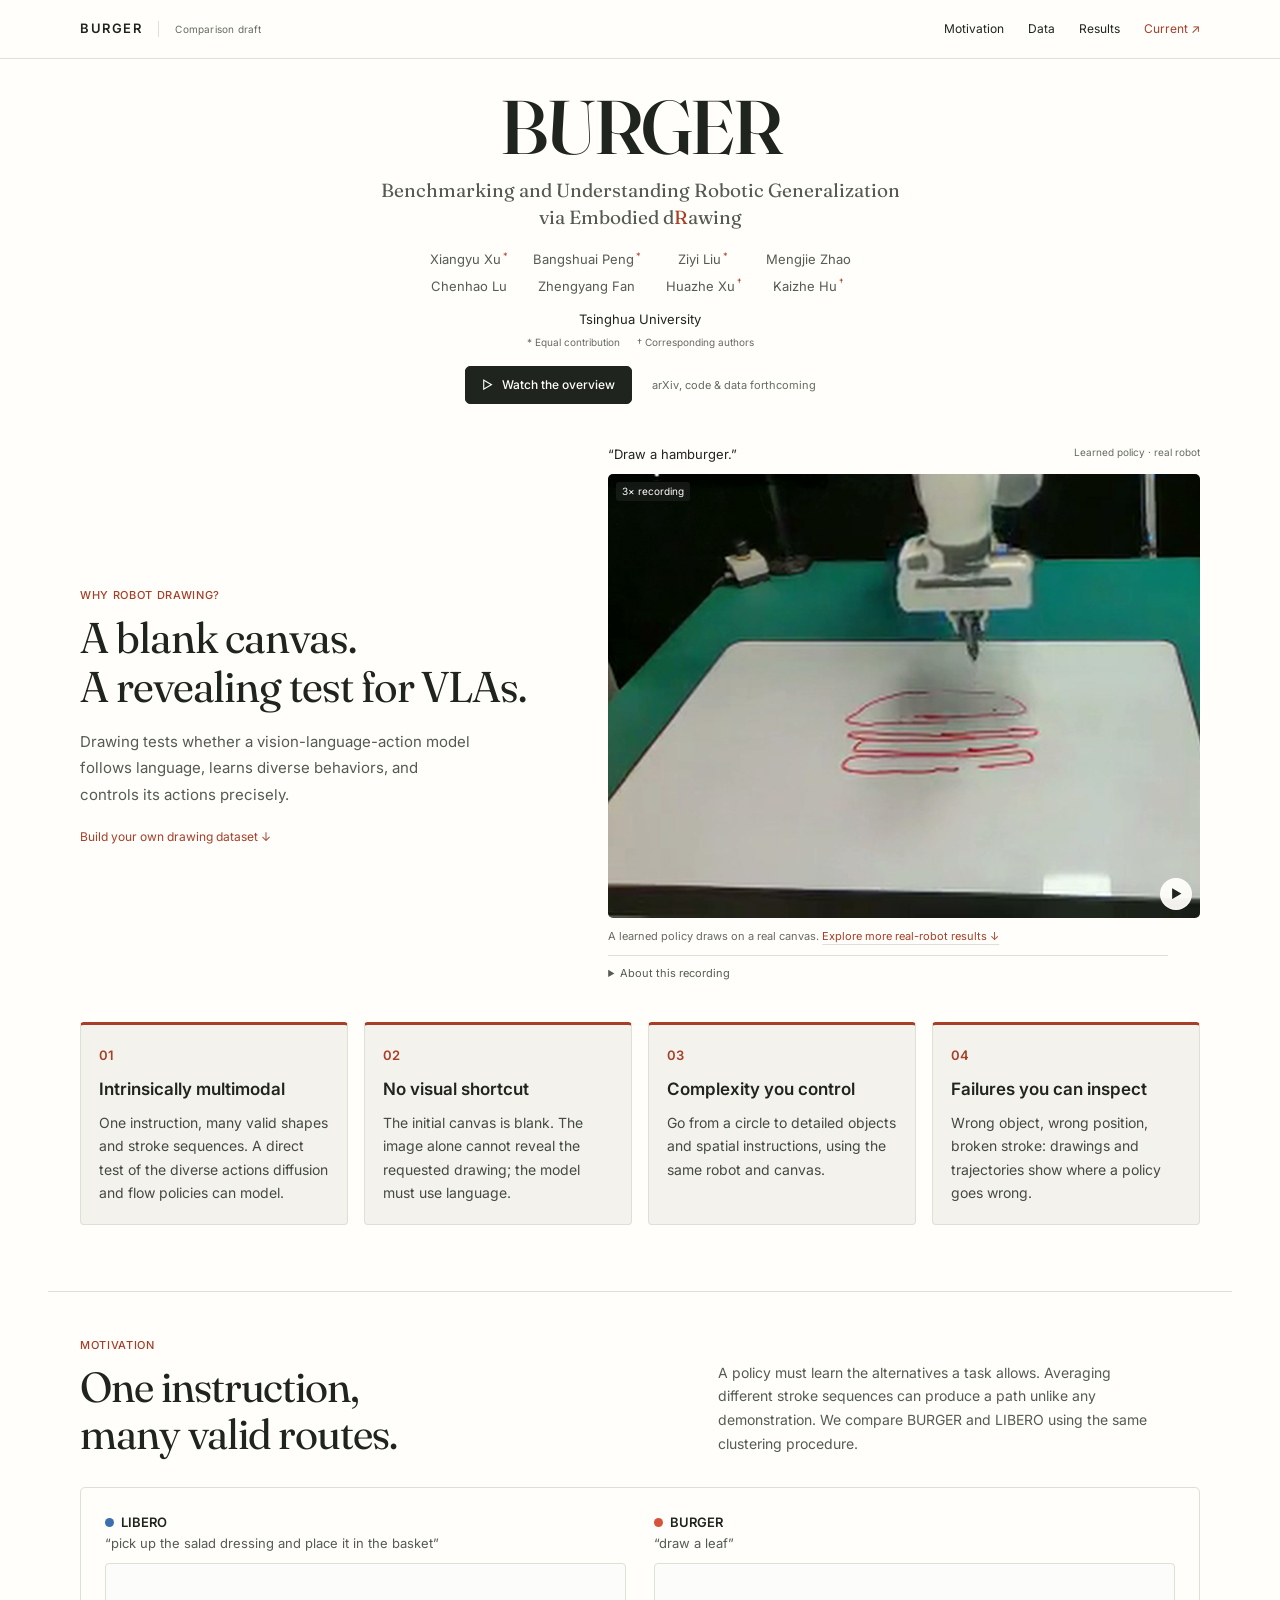
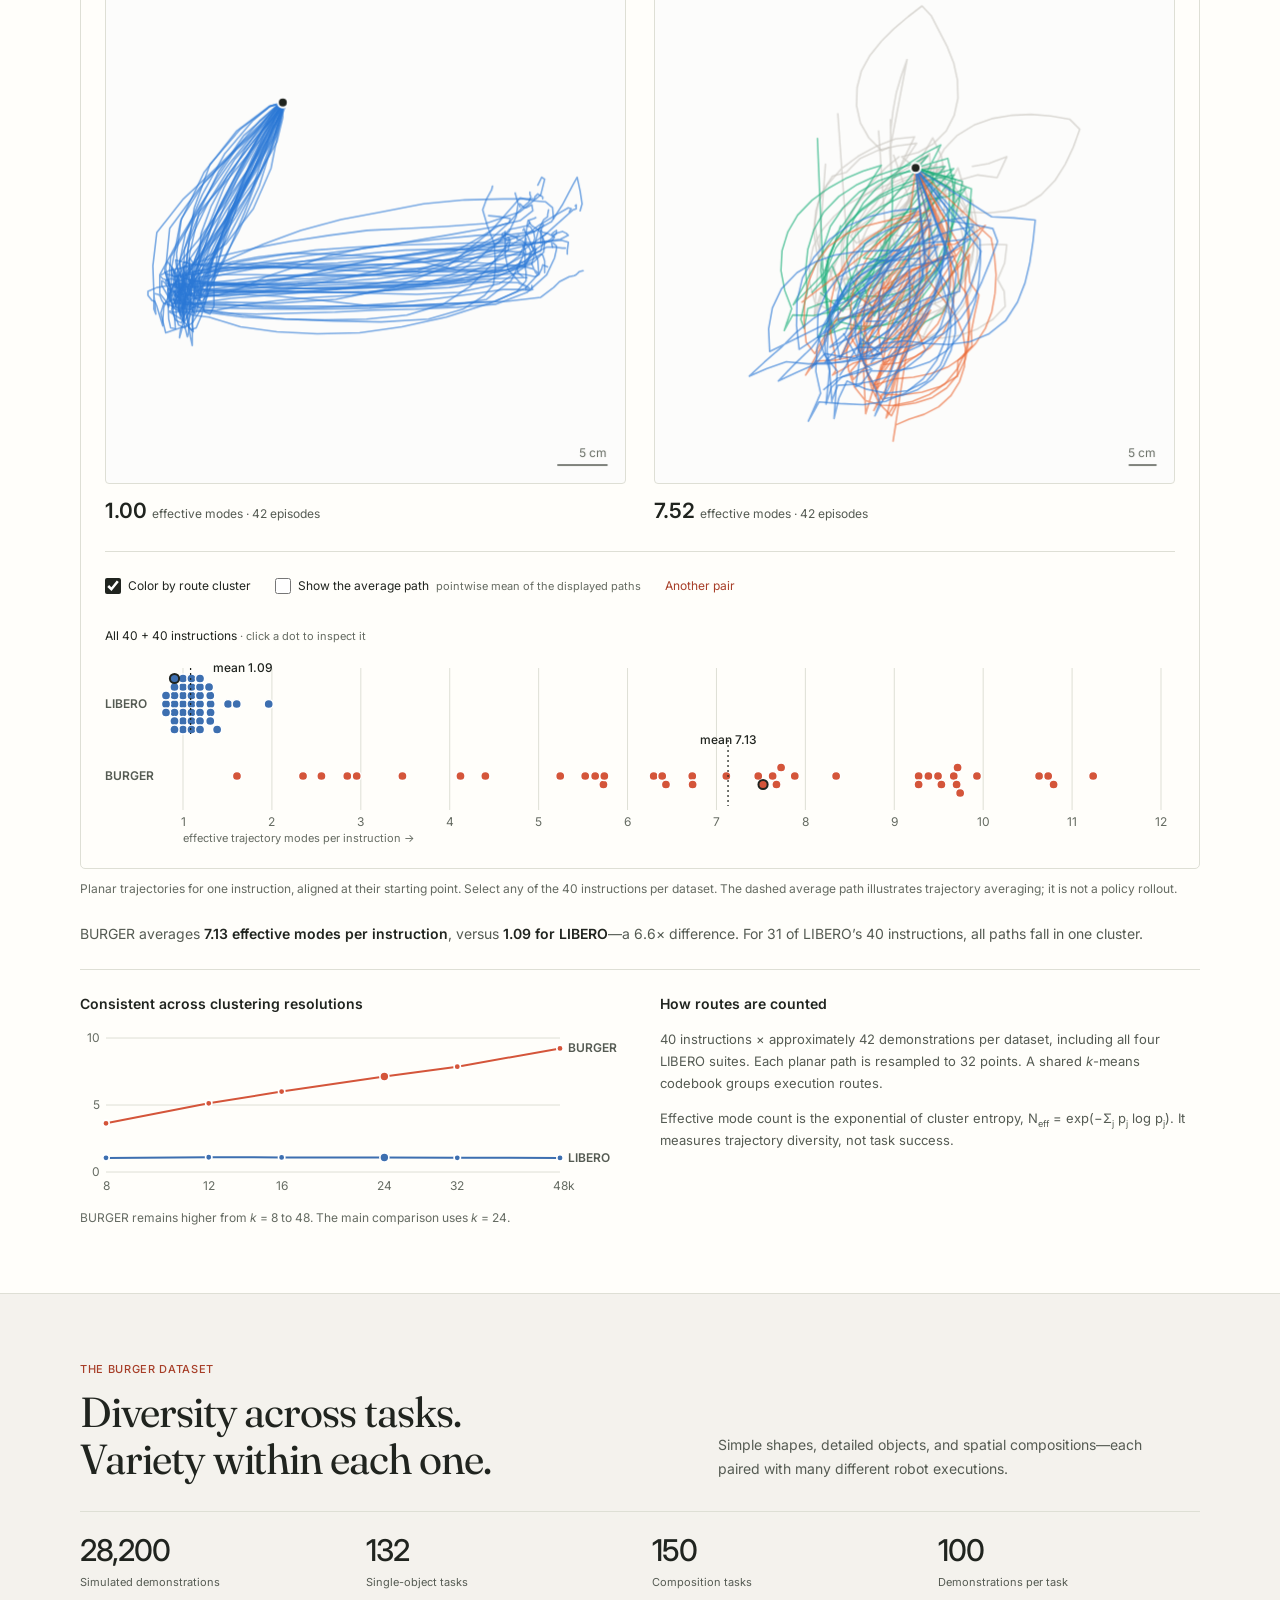
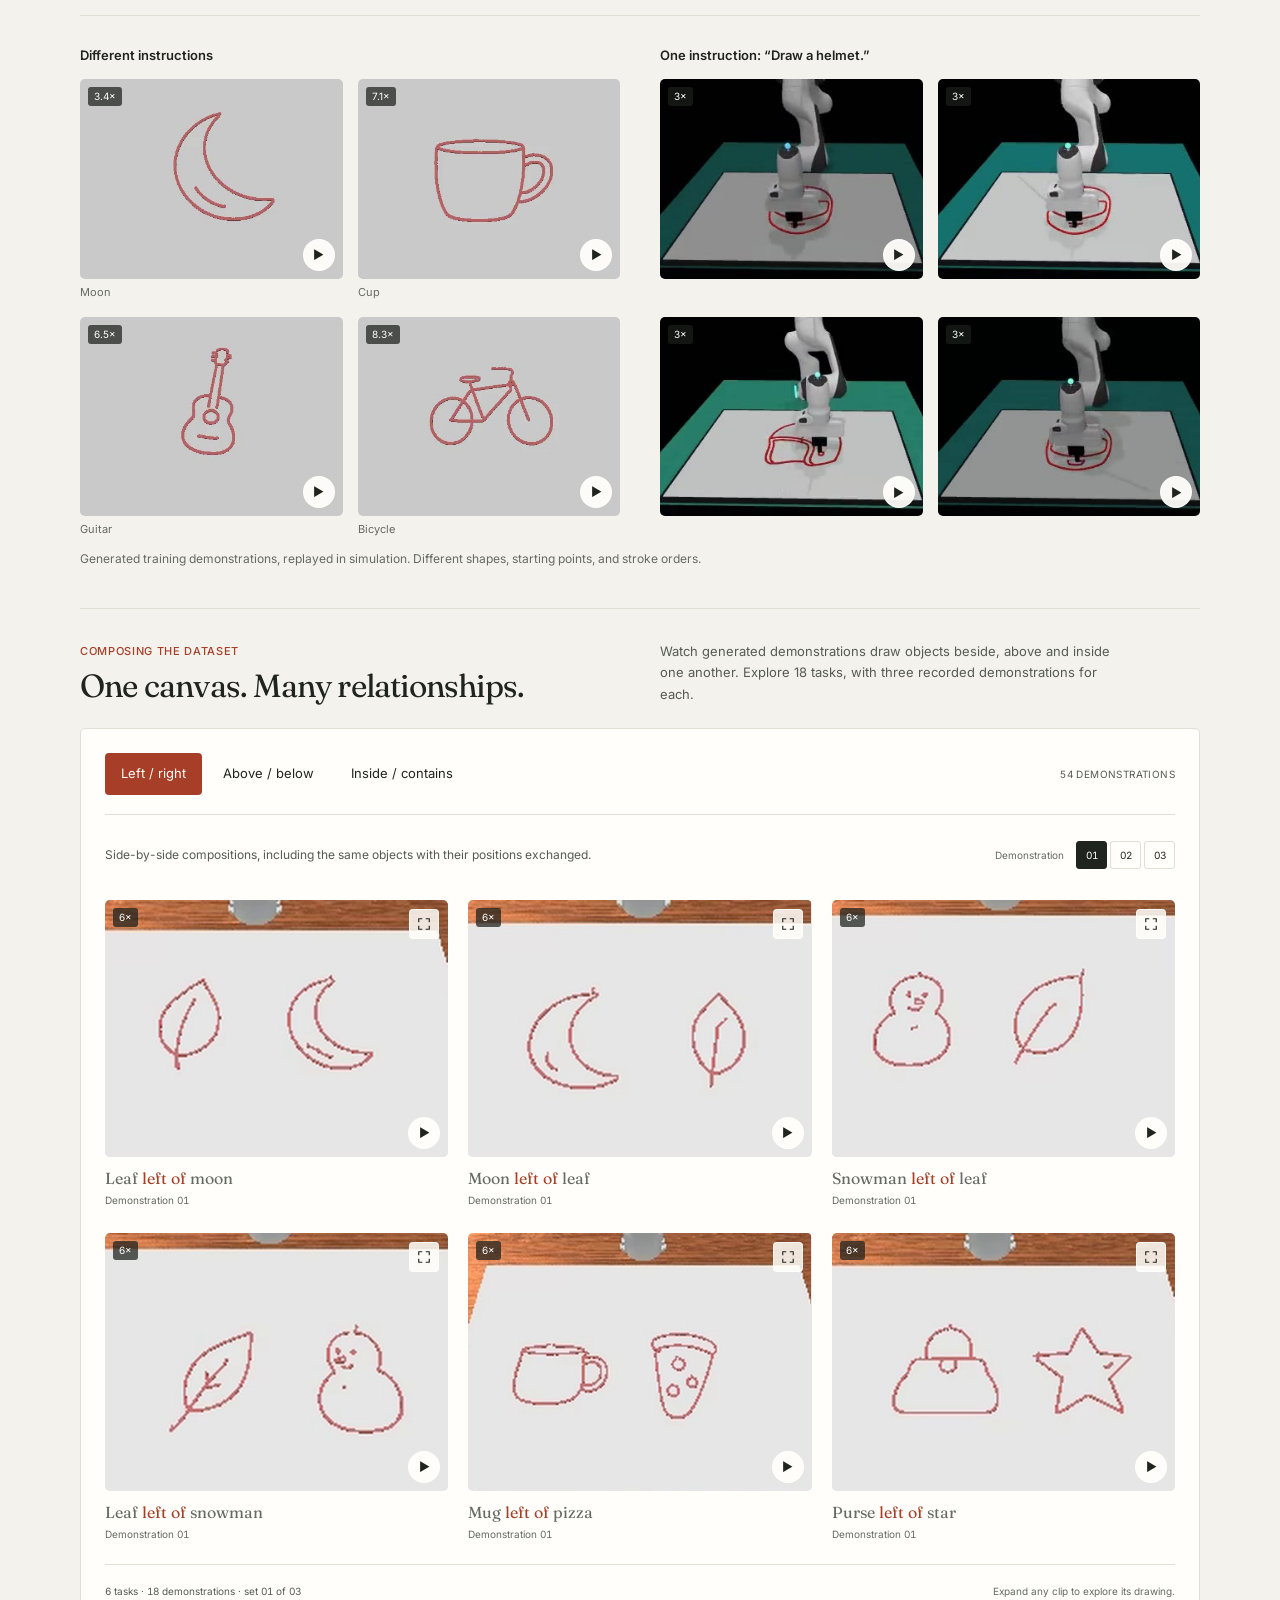
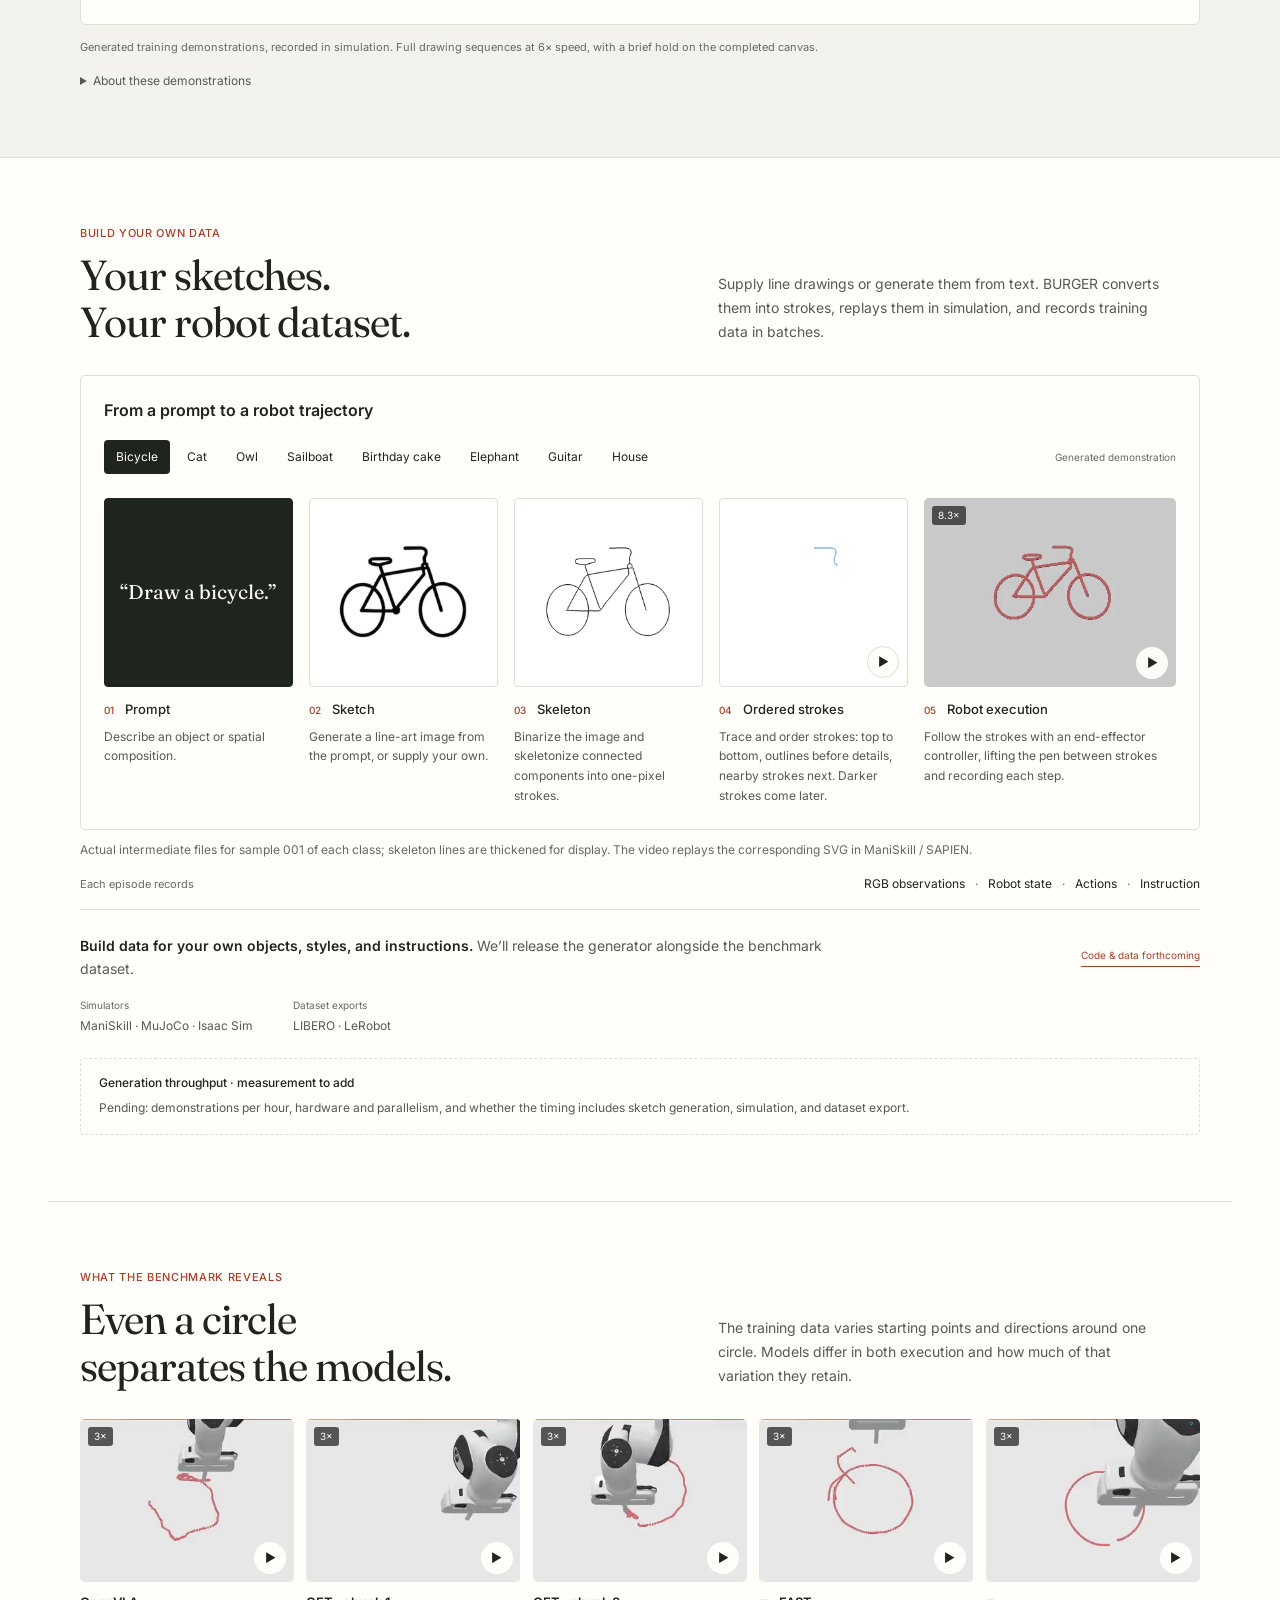
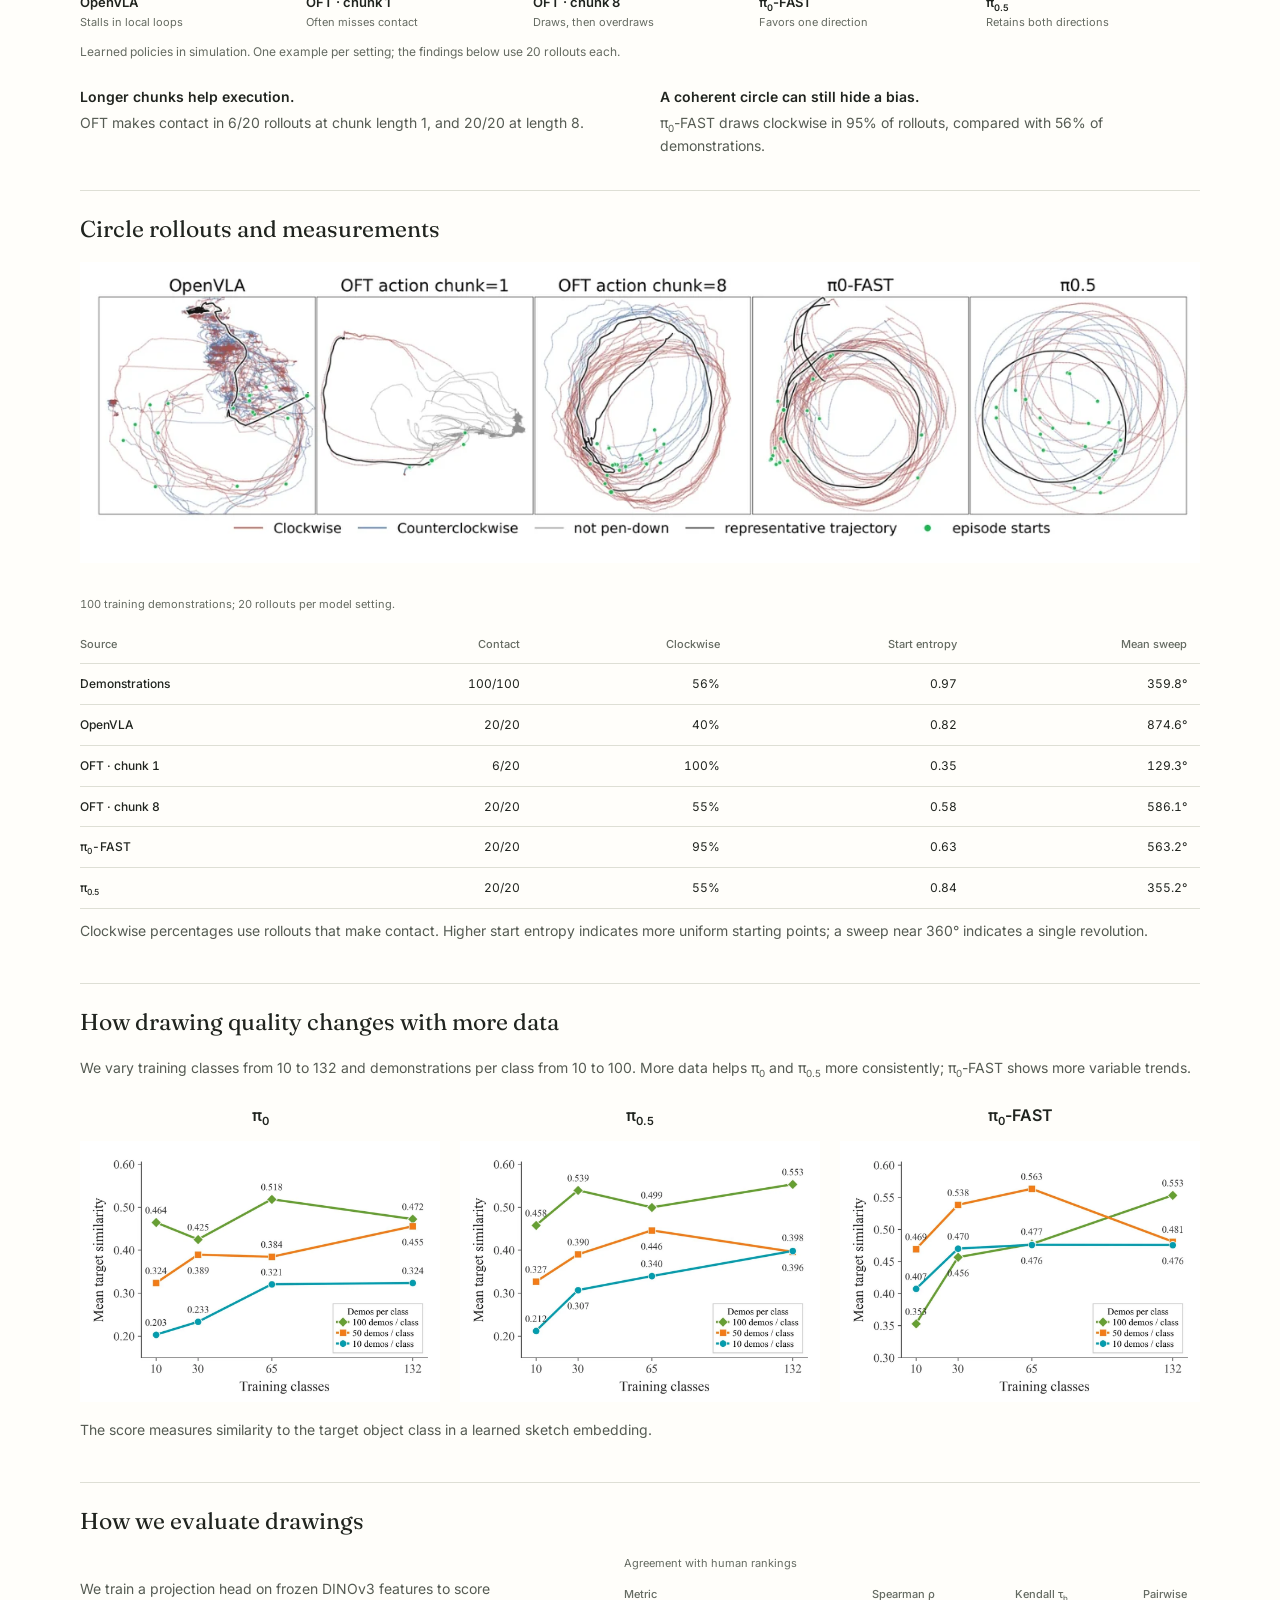
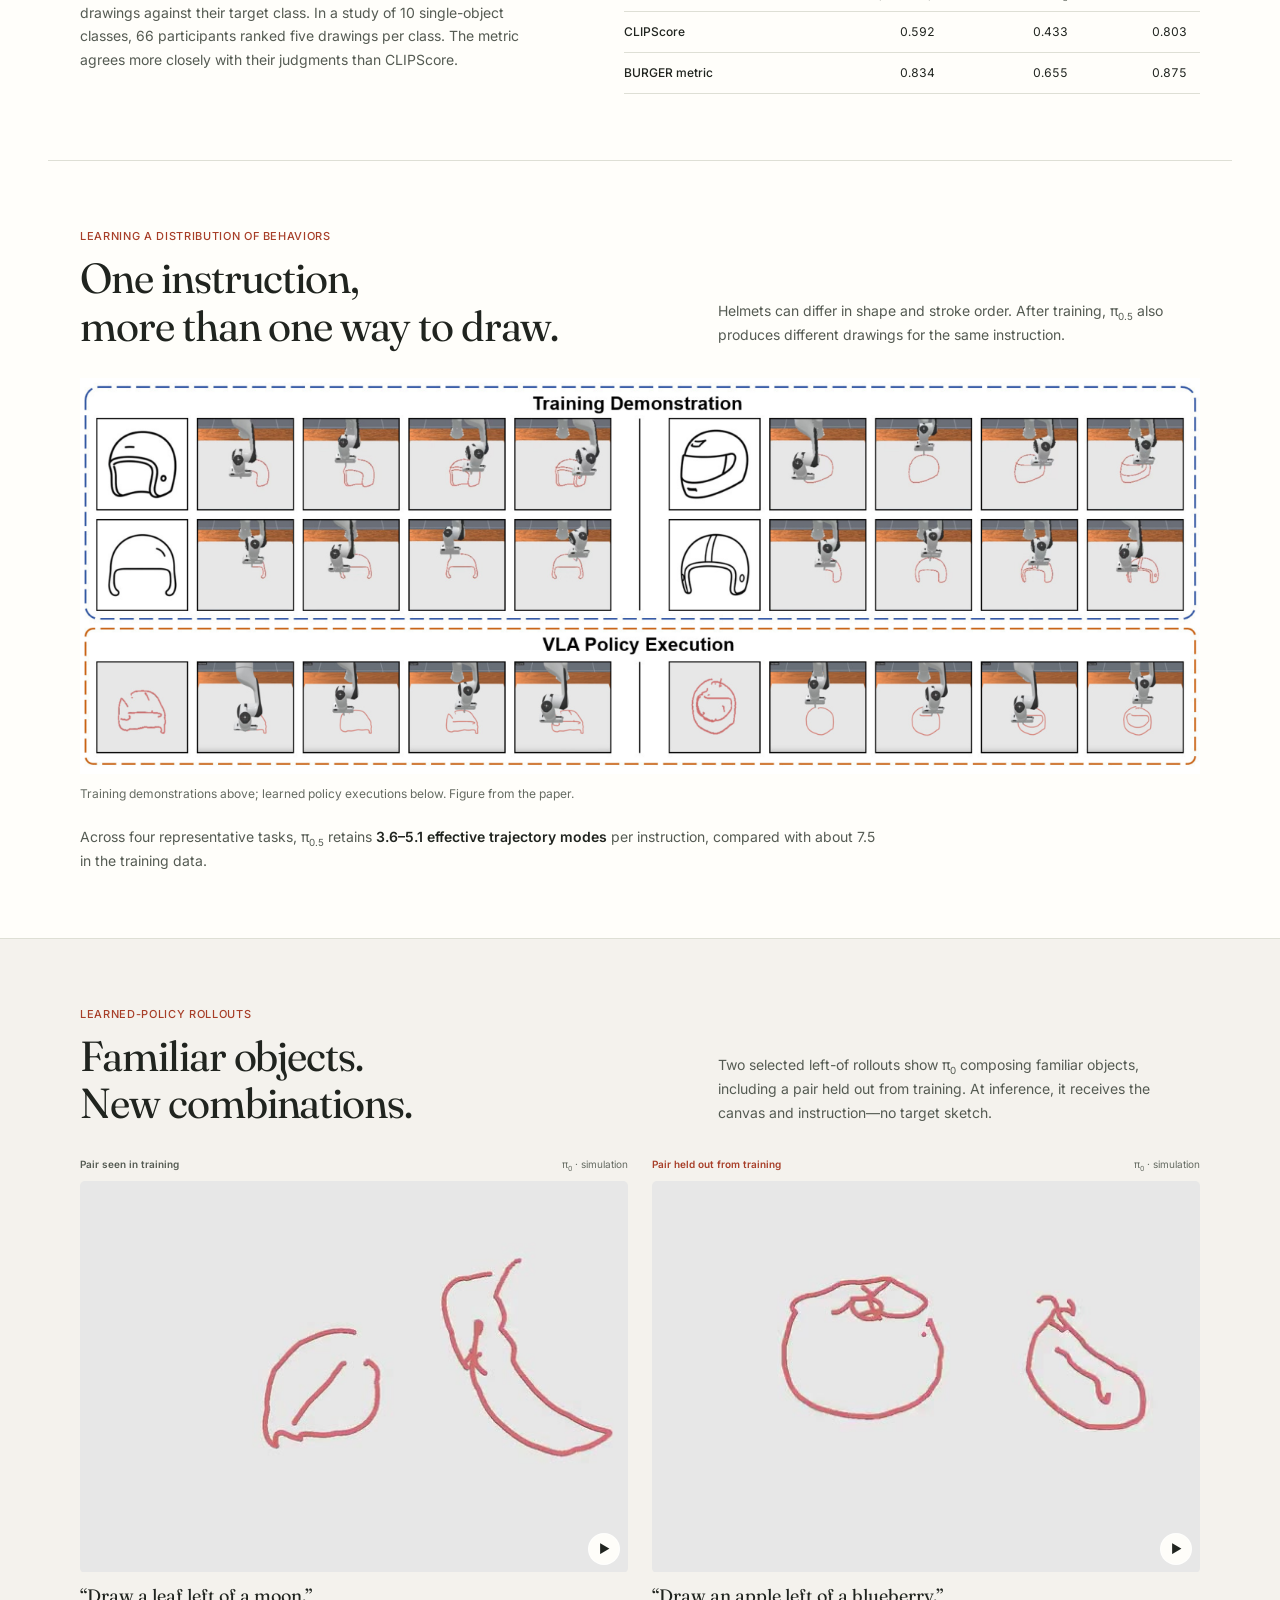
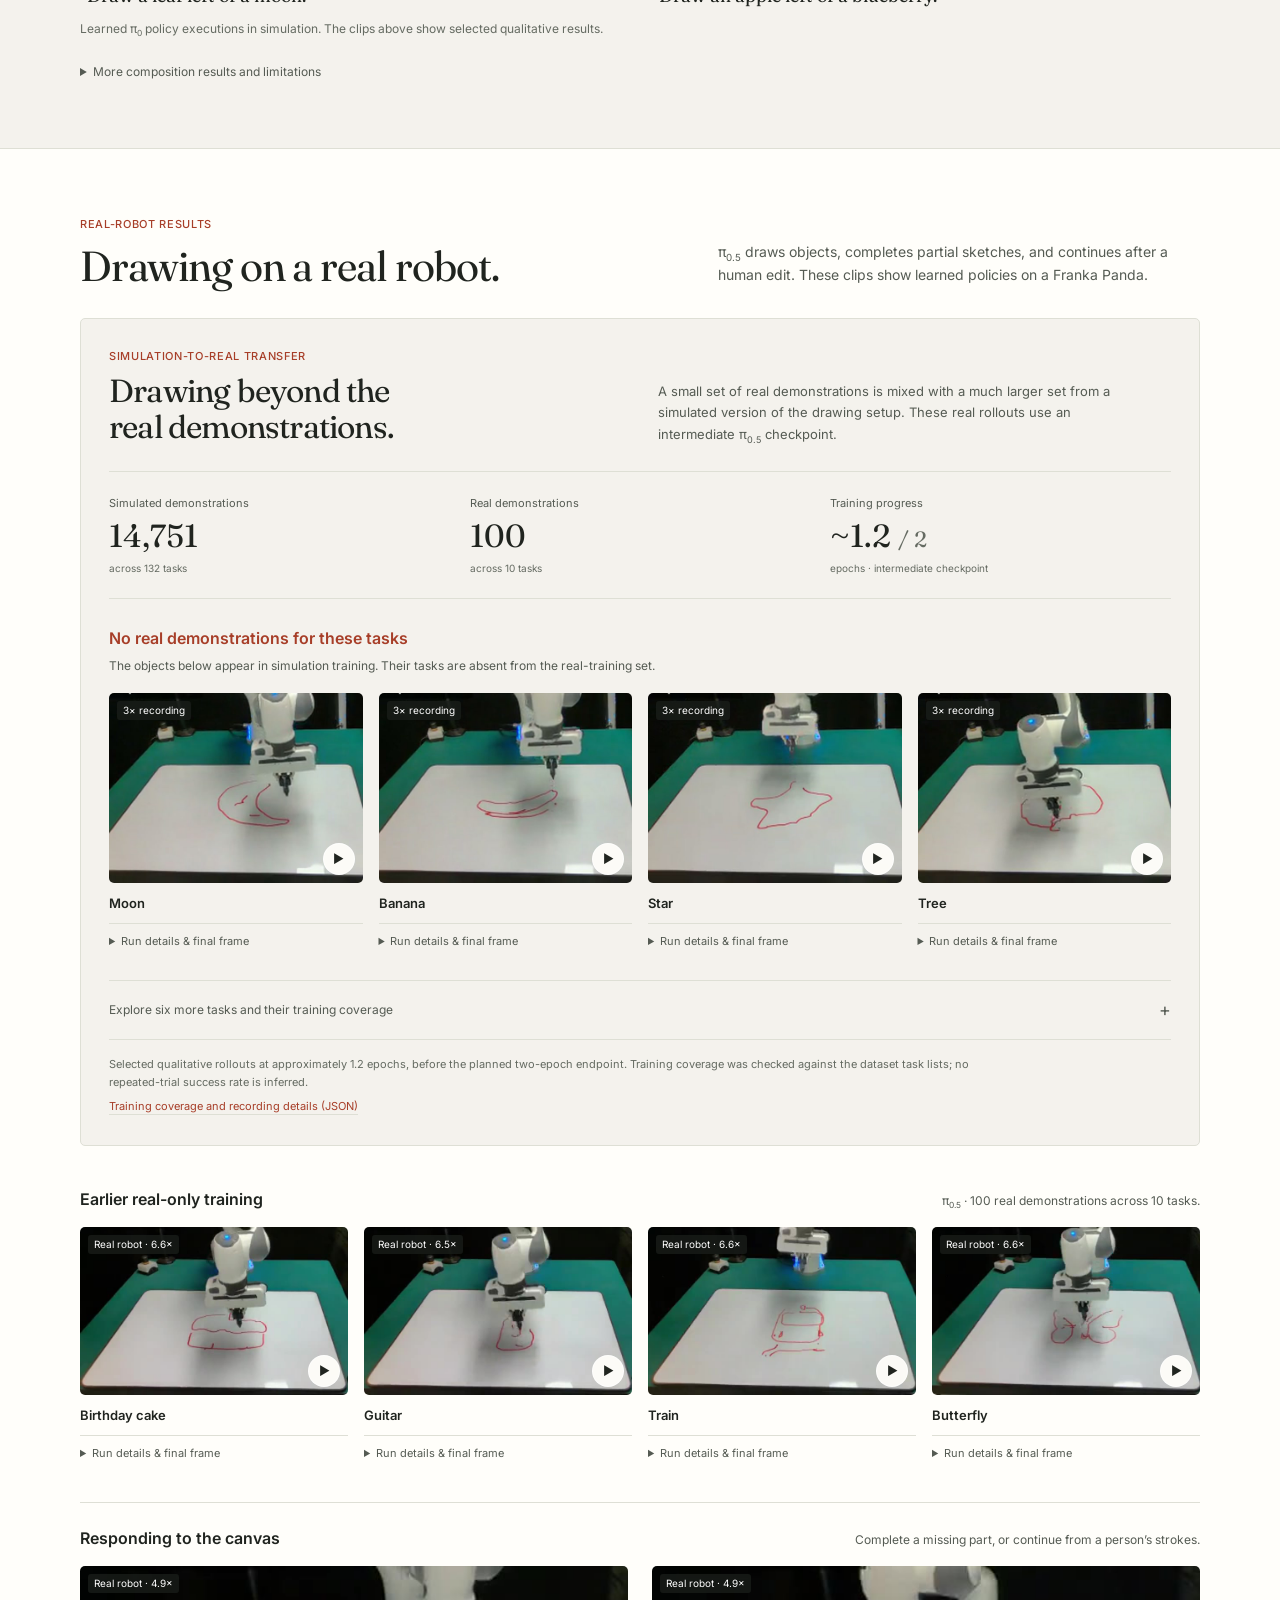
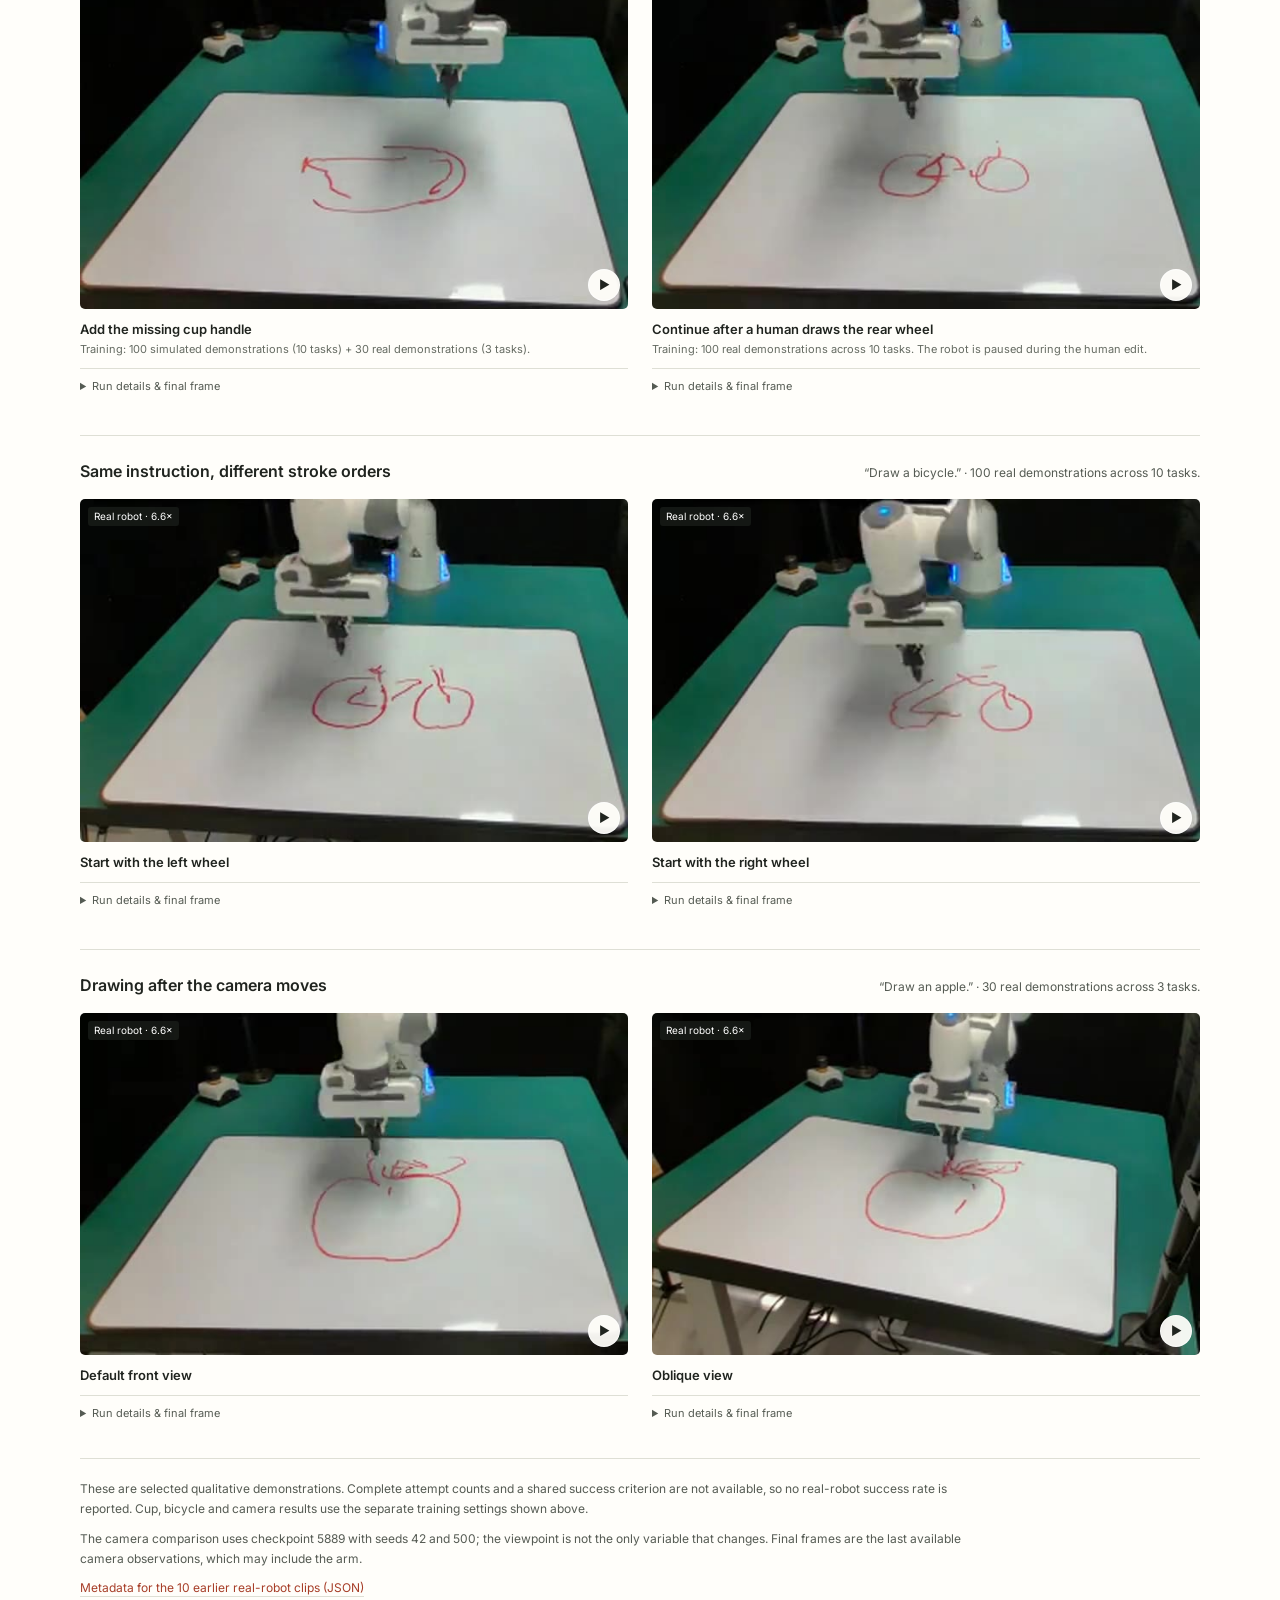
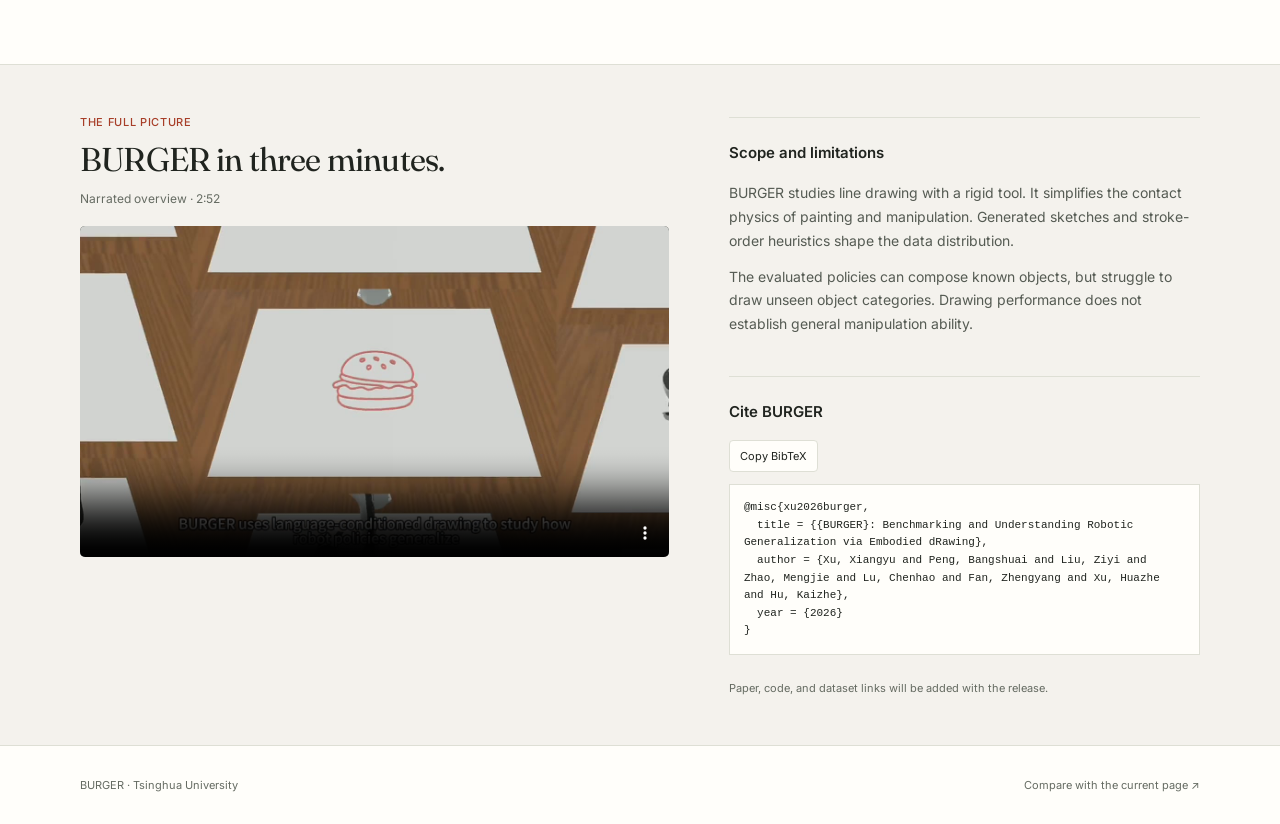
<file: index-alternative.html>
<!DOCTYPE html>
<html lang="en">
<head>
  <meta charset="utf-8">
  <meta name="viewport" content="width=device-width, initial-scale=1">
  <meta name="robots" content="noindex">
  <title>BURGER — Robot drawing as a test for VLA learning</title>
  <meta name="description" content="Robot drawing makes language essential, admits many valid actions, and exposes model failures. BURGER offers a benchmark and a scalable sketch-to-robot data pipeline.">
  <link rel="icon" href="assets/images/favicon.svg" type="image/svg+xml">
  <link rel="preconnect" href="https://fonts.googleapis.com">
  <link rel="preconnect" href="https://fonts.gstatic.com" crossorigin>
  <link href="https://fonts.googleapis.com/css2?family=Fraunces:opsz,wght@9..144,400;9..144,560&family=Inter:wght@400;500;600&display=swap" rel="stylesheet">
  <link rel="stylesheet" href="css/alternative.css?v=20261028-real-v2">
  <script src="js/modes-alternative.js" defer></script>
  <script src="js/pipeline-alternative.js" defer></script>
  <script src="js/alternative.js?v=20261023-animation" defer></script>
  <script src="js/dataset-relations.js?v=20261023-animation" defer></script>
</head>
<body>
  <a class="skip-link" href="#main">Skip to content</a>
  <header class="site-nav">
    <div class="nav-inner">
      <a class="brand" href="#top">BURGER<span class="draft-label">Comparison draft</span></a>
      <nav aria-label="Page sections">
        <a href="#motivation">Motivation</a>
        <a href="#dataset">Data</a>
        <a href="#circle">Results</a>
        <a class="compare-link" href="index.html" target="_blank" rel="noopener" aria-label="Open the current page for comparison">Current <span aria-hidden="true">↗</span></a>
      </nav>
    </div>
  </header>

  <main id="main">
    <section class="hero container" id="top" aria-labelledby="paper-title">
      <h1 id="paper-title"><span class="wordmark">BURGER</span>
        <span class="paper-title">Benchmarking and Understanding Robotic Generalization<br class="desktop-break"> via Embodied d<span class="accent">R</span>awing</span>
      </h1>
      <ul class="authors" aria-label="Authors">
        <li>Xiangyu Xu<sup aria-label="Equal contribution">*</sup></li>
        <li>Bangshuai Peng<sup aria-label="Equal contribution">*</sup></li>
        <li><a href="https://taichi-pink.github.io/Ziyi-Liu/">Ziyi Liu</a><sup aria-label="Equal contribution">*</sup></li>
        <li><a href="https://qxjyqzw.github.io/">Mengjie Zhao</a></li>
        <li><a href="https://ctp314.github.io/">Chenhao Lu</a></li>
        <li>Zhengyang Fan</li>
        <li><a href="https://iiis.tsinghua.edu.cn/en/People/Faculty/XuHuazhe.htm">Huazhe Xu</a><sup aria-label="Corresponding author">†</sup></li>
        <li><a href="https://hukz18.github.io/">Kaizhe Hu</a><sup aria-label="Corresponding author">†</sup></li>
      </ul>
      <p class="affiliation">Tsinghua University</p>
      <p class="author-notes">* Equal contribution <span>† Corresponding authors</span></p>
      <div class="resources" aria-label="Project resources">
        <a class="button" href="#overview"><span aria-hidden="true">▷</span> Watch the overview</a>
        <span class="forthcoming">arXiv, code &amp; data forthcoming</span>
      </div>
    </section>

    <section class="section container why-section" id="why" aria-labelledby="why-title">
      <div class="why-lead">
        <div class="why-copy">
          <p class="eyebrow">Why robot drawing?</p>
          <h2 id="why-title">A blank canvas.<br>A revealing test for VLAs.</h2>
          <p>Drawing tests whether a vision-language-action model follows language,
            learns diverse behaviors, and controls its actions precisely.</p>
          <a class="text-link" href="#generate">Build your own drawing dataset <span aria-hidden="true">↓</span></a>
        </div>
        <figure class="demo opening-demo">
          <div class="demo-heading"><span class="instruction">“Draw a hamburger.”</span><span>Learned policy · real robot</span></div>
          <div class="video-frame">
            <video muted loop playsinline preload="none" data-autoplay data-src="assets/videos/real_burger_opening.mp4?v=20261028-2" poster="assets/posters/real_burger_opening.jpg?v=20261028-2" aria-label="Real Franka Panda drawing a hamburger, selected policy rollout"></video>
            <span class="video-tag">3× recording</span><button class="video-toggle" type="button" aria-label="Play real hamburger rollout" data-name="real hamburger rollout"><span aria-hidden="true">▶</span></button>
          </div>
          <figcaption>A learned policy draws on a real canvas. <a href="#real-transfer">Explore more real-robot results <span aria-hidden="true">↓</span></a></figcaption>
          <details class="opening-details clip-details"><summary>About this recording</summary><p>Selected hamburger rollout, run <code>20261027-223541</code>. Playback is 3× the encoded recording, with a brief final hold. Its deployment checkpoint and training setup have not yet been verified.</p><a class="result-link" href="assets/data/real-transfer-results.json" download>Recording details (JSON)</a></details>
        </figure>
      </div>
      <div class="principles">
        <div><span class="principle-number" aria-hidden="true">01</span><h3>Intrinsically multimodal</h3>
          <p>One instruction, many valid shapes and stroke sequences. A direct test of the diverse actions diffusion and flow policies can model.</p></div>
        <div><span class="principle-number" aria-hidden="true">02</span><h3>No visual shortcut</h3>
          <p>The initial canvas is blank. The image alone cannot reveal the requested drawing; the model must use language.</p></div>
        <div><span class="principle-number" aria-hidden="true">03</span><h3>Complexity you control</h3>
          <p>Go from a circle to detailed objects and spatial instructions, using the same robot and canvas.</p></div>
        <div><span class="principle-number" aria-hidden="true">04</span><h3>Failures you can inspect</h3>
          <p>Wrong object, wrong position, broken stroke: drawings and trajectories show where a policy goes wrong.</p></div>
      </div>
    </section>

    <section class="section container motivation-section" id="motivation" aria-labelledby="motivation-title">
      <div class="section-heading">
        <div><p class="eyebrow">Motivation</p><h2 id="motivation-title">One instruction,<br>many valid routes.</h2></div>
        <p>A policy must learn the alternatives a task allows. Averaging different stroke sequences can produce a path
          unlike any demonstration. We compare BURGER and LIBERO using the same clustering procedure.</p>
      </div>
    <figure class="mode-evidence" id="evidence">
      <div class="explorer" id="explorer">
      <div class="ex-panels">
        <figure class="ex-panel" data-set="libero">
          <figcaption><span class="sw sw-lib"></span>LIBERO <span class="ex-instr" id="ex-lib-name"></span></figcaption>
          <canvas width="520" height="520" id="ex-lib" aria-label="Overlaid LIBERO trajectories for the selected instruction"></canvas>
          <p class="ex-read"><b id="ex-lib-modes">–</b> effective modes · <span id="ex-lib-n"></span> episodes</p>
        </figure>
        <figure class="ex-panel" data-set="burger">
          <figcaption><span class="sw sw-bur"></span>BURGER <span class="ex-instr" id="ex-bur-name"></span></figcaption>
          <canvas width="520" height="520" id="ex-bur" aria-label="Overlaid BURGER trajectories for the selected instruction"></canvas>
          <p class="ex-read"><b id="ex-bur-modes">–</b> effective modes · <span id="ex-bur-n"></span> episodes</p>
        </figure>
      </div>
      <div class="ex-controls">
        <label class="tog"><input type="checkbox" id="ex-color" checked> Color by route cluster</label>
        <label class="tog"><input type="checkbox" id="ex-mean"> Show the average path
          <span class="hint">pointwise mean of the displayed paths</span></label>
        <button class="linkbtn" id="ex-shuffle" type="button">Another pair</button>
      </div>
      <div class="strip-wrap">
        <p class="strip-title">All 40 + 40 instructions <span class="hint">· click a dot to inspect it</span></p>
        <svg id="strip" class="strip" role="group" aria-label="Choose an instruction to compare effective trajectory modes in LIBERO and BURGER"></svg>
      </div>
    </div>
      <figcaption>Planar trajectories for one instruction, aligned at their starting point. Select any of the 40 instructions per dataset.
        The dashed average path illustrates trajectory averaging; it is not a policy rollout.</figcaption>
    </figure>

      <p class="comparison-finding">BURGER averages <strong>7.13 effective modes per instruction</strong>, versus <strong>1.09 for LIBERO</strong>—a 6.6× difference.
        For 31 of LIBERO’s 40 instructions, all paths fall in one cluster.</p>
      <div class="mode-methods">
        <figure>
          <h3>Consistent across clustering resolutions</h3>
          <div class="ksweep"><svg id="ksweep" role="img" aria-label="Effective trajectory modes versus number of clusters k, for LIBERO and BURGER"></svg></div>
          <figcaption>BURGER remains higher from <i>k</i> = 8 to 48. The main comparison uses <i>k</i> = 24.</figcaption>
        </figure>
        <div class="mode-method-copy">
          <h3>How routes are counted</h3>
          <p>40 instructions × approximately 42 demonstrations per dataset, including all four LIBERO suites.
            Each planar path is resampled to 32 points. A shared <i>k</i>-means codebook groups execution routes.</p>
          <p>Effective mode count is the exponential of cluster entropy, N<sub>eff</sub> = exp(−Σ<sub>j</sub> p<sub>j</sub> log p<sub>j</sub>).
            It measures trajectory diversity, not task success.</p>
        </div>
      </div>
    </section>

    <section class="section band" id="dataset" aria-labelledby="dataset-title">
      <div class="container">
        <div class="section-heading">
          <div><p class="eyebrow">The BURGER dataset</p><h2 id="dataset-title">Diversity across tasks.<br>Variety within each one.</h2></div>
          <p>Simple shapes, detailed objects, and spatial compositions—each paired with many different robot executions.</p>
        </div>
        <dl class="dataset-facts">
          <div><dt>Simulated demonstrations</dt><dd>28,200</dd></div>
          <div><dt>Single-object tasks</dt><dd>132</dd></div>
          <div><dt>Composition tasks</dt><dd>150</dd></div>
          <div><dt>Demonstrations per task</dt><dd>100</dd></div>
        </dl>
        <div class="dataset-groups">
          <div>
            <h3>Different instructions</h3>
            <div class="dataset-grid">
            <figure class="demo">
              <div class="video-frame">
                <video muted loop playsinline preload="none" data-autoplay data-src="assets/videos/g_moon.mp4" poster="assets/posters/g_moon.jpg" aria-label="Moon"></video>
                <span class="video-tag">3.4×</span><button class="video-toggle" type="button" aria-label="Play Moon" data-name="Moon"><span aria-hidden="true">▶</span></button>
              </div><figcaption>Moon</figcaption>
            </figure>
            <figure class="demo">
              <div class="video-frame">
                <video muted loop playsinline preload="none" data-autoplay data-src="assets/videos/g_cup.mp4" poster="assets/posters/g_cup.jpg" aria-label="Cup"></video>
                <span class="video-tag">7.1×</span><button class="video-toggle" type="button" aria-label="Play Cup" data-name="Cup"><span aria-hidden="true">▶</span></button>
              </div><figcaption>Cup</figcaption>
            </figure>
            <figure class="demo">
              <div class="video-frame">
                <video muted loop playsinline preload="none" data-autoplay data-src="assets/videos/g_guitar.mp4" poster="assets/posters/g_guitar.jpg" aria-label="Guitar"></video>
                <span class="video-tag">6.5×</span><button class="video-toggle" type="button" aria-label="Play Guitar" data-name="Guitar"><span aria-hidden="true">▶</span></button>
              </div><figcaption>Guitar</figcaption>
            </figure>
            <figure class="demo">
              <div class="video-frame">
                <video muted loop playsinline preload="none" data-autoplay data-src="assets/videos/g_bicycle.mp4" poster="assets/posters/g_bicycle.jpg" aria-label="Bicycle"></video>
                <span class="video-tag">8.3×</span><button class="video-toggle" type="button" aria-label="Play Bicycle" data-name="Bicycle"><span aria-hidden="true">▶</span></button>
              </div><figcaption>Bicycle</figcaption>
            </figure>
            </div>
          </div>
          <div>
            <h3>One instruction: “Draw a helmet.”</h3>
            <div class="dataset-grid helmet-grid">
            <figure class="demo">
              <div class="video-frame">
                <video muted loop playsinline preload="none" data-autoplay data-src="assets/videos/same_helmet_0.mp4" poster="assets/posters/same_helmet_0.jpg" aria-label="Helmet demonstration 1"></video>
                <span class="video-tag">3×</span><button class="video-toggle" type="button" aria-label="Play Helmet demonstration 1" data-name="Helmet demonstration 1"><span aria-hidden="true">▶</span></button>
              </div>
            </figure>
            <figure class="demo">
              <div class="video-frame">
                <video muted loop playsinline preload="none" data-autoplay data-src="assets/videos/same_helmet_1.mp4" poster="assets/posters/same_helmet_1.jpg" aria-label="Helmet demonstration 2"></video>
                <span class="video-tag">3×</span><button class="video-toggle" type="button" aria-label="Play Helmet demonstration 2" data-name="Helmet demonstration 2"><span aria-hidden="true">▶</span></button>
              </div>
            </figure>
            <figure class="demo">
              <div class="video-frame">
                <video muted loop playsinline preload="none" data-autoplay data-src="assets/videos/same_helmet_2.mp4" poster="assets/posters/same_helmet_2.jpg" aria-label="Helmet demonstration 3"></video>
                <span class="video-tag">3×</span><button class="video-toggle" type="button" aria-label="Play Helmet demonstration 3" data-name="Helmet demonstration 3"><span aria-hidden="true">▶</span></button>
              </div>
            </figure>
            <figure class="demo">
              <div class="video-frame">
                <video muted loop playsinline preload="none" data-autoplay data-src="assets/videos/same_helmet_3.mp4" poster="assets/posters/same_helmet_3.jpg" aria-label="Helmet demonstration 4"></video>
                <span class="video-tag">3×</span><button class="video-toggle" type="button" aria-label="Play Helmet demonstration 4" data-name="Helmet demonstration 4"><span aria-hidden="true">▶</span></button>
              </div>
            </figure>
            </div>
          </div>
        </div>
        <p class="caption">Generated training demonstrations, replayed in simulation. Different shapes, starting points, and stroke orders.</p>

        <section class="dataset-relations" id="dataset-relations" aria-labelledby="relation-title" data-dataset-relations>
          <div class="relation-intro">
            <div><p class="eyebrow">Composing the dataset</p><h3 id="relation-title">One canvas. Many relationships.</h3></div>
            <p>Watch generated demonstrations draw objects beside, above and inside one another. Explore 18 tasks, with three recorded demonstrations for each.</p>
          </div>
          <div class="relation-browser">
            <div class="relation-toolbar gallery-control">
              <div class="relation-filters" role="group" aria-label="Spatial relation"><button type="button" data-relation="horizontal" aria-pressed="true">Left / right</button><button type="button" data-relation="vertical" aria-pressed="false">Above / below</button><button type="button" data-relation="containment" aria-pressed="false">Inside / contains</button></div>
              <span class="relation-kind">54 demonstrations</span>
            </div>
            <div class="relation-context gallery-control">
              <p data-relation-description></p>
              <div class="relation-variants" role="group" aria-label="Demonstration set"><span>Demonstration</span><button type="button" data-variant="0" aria-pressed="true" aria-label="Demonstration set 1">01</button><button type="button" data-variant="1" aria-pressed="false" aria-label="Demonstration set 2">02</button><button type="button" data-variant="2" aria-pressed="false" aria-label="Demonstration set 3">03</button></div>
            </div>
            <div class="relation-panel" data-relation-panel="horizontal" data-description="Side-by-side compositions, including the same objects with their positions exchanged." aria-label="Left / right dataset animations">
              <h4 class="relation-fallback-title">Left / right</h4>
              <div class="relation-grid">
                <figure class="relation-card" data-sample="leaf_left_moon" data-variants="[{&quot;video&quot;:&quot;assets/videos/relations/leaf_left_moon_ep00.mp4&quot;,&quot;poster&quot;:&quot;assets/posters/relations/leaf_left_moon_ep00.jpg&quot;,&quot;episode&quot;:0},{&quot;video&quot;:&quot;assets/videos/relations/leaf_left_moon_ep05.mp4&quot;,&quot;poster&quot;:&quot;assets/posters/relations/leaf_left_moon_ep05.jpg&quot;,&quot;episode&quot;:5},{&quot;video&quot;:&quot;assets/videos/relations/leaf_left_moon_ep09.mp4&quot;,&quot;poster&quot;:&quot;assets/posters/relations/leaf_left_moon_ep09.jpg&quot;,&quot;episode&quot;:9}]" data-prompt="draw a leaf left moon" data-episode="0">
                  <div class="video-frame">
                    <video muted loop playsinline preload="none" data-autoplay data-src="assets/videos/relations/leaf_left_moon_ep00.mp4" poster="assets/posters/relations/leaf_left_moon_ep00.jpg" width="480" height="360" aria-label="Generated dataset demonstration: Leaf left of moon"></video>
                    <span class="video-tag">6×</span><button class="video-toggle" type="button" aria-label="Play Leaf left of moon" data-name="Leaf left of moon"><span aria-hidden="true">▶</span></button>
                    <a class="relation-expand" href="assets/videos/relations/leaf_left_moon_ep00.mp4" data-enlarge aria-label="Enlarge Leaf left of moon"><svg width="14" height="14" viewBox="0 0 16 16" fill="none" stroke="currentColor" stroke-width="1.3" aria-hidden="true"><path d="M6 2H2v4m8-4h4v4M2 10v4h4m8-4v4h-4"/></svg></a>
                  </div>
                  <figcaption><span>Leaf <em>left of</em> moon</span><small data-sample-label>Demonstration 01</small></figcaption>
                </figure>
                <figure class="relation-card" data-sample="moon_left_leaf" data-variants="[{&quot;video&quot;:&quot;assets/videos/relations/moon_left_leaf_ep00.mp4&quot;,&quot;poster&quot;:&quot;assets/posters/relations/moon_left_leaf_ep00.jpg&quot;,&quot;episode&quot;:0},{&quot;video&quot;:&quot;assets/videos/relations/moon_left_leaf_ep05.mp4&quot;,&quot;poster&quot;:&quot;assets/posters/relations/moon_left_leaf_ep05.jpg&quot;,&quot;episode&quot;:5},{&quot;video&quot;:&quot;assets/videos/relations/moon_left_leaf_ep09.mp4&quot;,&quot;poster&quot;:&quot;assets/posters/relations/moon_left_leaf_ep09.jpg&quot;,&quot;episode&quot;:9}]" data-prompt="draw a moon left leaf" data-episode="0">
                  <div class="video-frame">
                    <video muted loop playsinline preload="none" data-autoplay data-src="assets/videos/relations/moon_left_leaf_ep00.mp4" poster="assets/posters/relations/moon_left_leaf_ep00.jpg" width="480" height="360" aria-label="Generated dataset demonstration: Moon left of leaf"></video>
                    <span class="video-tag">6×</span><button class="video-toggle" type="button" aria-label="Play Moon left of leaf" data-name="Moon left of leaf"><span aria-hidden="true">▶</span></button>
                    <a class="relation-expand" href="assets/videos/relations/moon_left_leaf_ep00.mp4" data-enlarge aria-label="Enlarge Moon left of leaf"><svg width="14" height="14" viewBox="0 0 16 16" fill="none" stroke="currentColor" stroke-width="1.3" aria-hidden="true"><path d="M6 2H2v4m8-4h4v4M2 10v4h4m8-4v4h-4"/></svg></a>
                  </div>
                  <figcaption><span>Moon <em>left of</em> leaf</span><small data-sample-label>Demonstration 01</small></figcaption>
                </figure>
                <figure class="relation-card" data-sample="snowman_left_leaf" data-variants="[{&quot;video&quot;:&quot;assets/videos/relations/snowman_left_leaf_ep00.mp4&quot;,&quot;poster&quot;:&quot;assets/posters/relations/snowman_left_leaf_ep00.jpg&quot;,&quot;episode&quot;:0},{&quot;video&quot;:&quot;assets/videos/relations/snowman_left_leaf_ep05.mp4&quot;,&quot;poster&quot;:&quot;assets/posters/relations/snowman_left_leaf_ep05.jpg&quot;,&quot;episode&quot;:5},{&quot;video&quot;:&quot;assets/videos/relations/snowman_left_leaf_ep09.mp4&quot;,&quot;poster&quot;:&quot;assets/posters/relations/snowman_left_leaf_ep09.jpg&quot;,&quot;episode&quot;:9}]" data-prompt="draw a snowman left leaf" data-episode="0">
                  <div class="video-frame">
                    <video muted loop playsinline preload="none" data-autoplay data-src="assets/videos/relations/snowman_left_leaf_ep00.mp4" poster="assets/posters/relations/snowman_left_leaf_ep00.jpg" width="480" height="360" aria-label="Generated dataset demonstration: Snowman left of leaf"></video>
                    <span class="video-tag">6×</span><button class="video-toggle" type="button" aria-label="Play Snowman left of leaf" data-name="Snowman left of leaf"><span aria-hidden="true">▶</span></button>
                    <a class="relation-expand" href="assets/videos/relations/snowman_left_leaf_ep00.mp4" data-enlarge aria-label="Enlarge Snowman left of leaf"><svg width="14" height="14" viewBox="0 0 16 16" fill="none" stroke="currentColor" stroke-width="1.3" aria-hidden="true"><path d="M6 2H2v4m8-4h4v4M2 10v4h4m8-4v4h-4"/></svg></a>
                  </div>
                  <figcaption><span>Snowman <em>left of</em> leaf</span><small data-sample-label>Demonstration 01</small></figcaption>
                </figure>
                <figure class="relation-card" data-sample="leaf_left_snowman" data-variants="[{&quot;video&quot;:&quot;assets/videos/relations/leaf_left_snowman_ep00.mp4&quot;,&quot;poster&quot;:&quot;assets/posters/relations/leaf_left_snowman_ep00.jpg&quot;,&quot;episode&quot;:0},{&quot;video&quot;:&quot;assets/videos/relations/leaf_left_snowman_ep05.mp4&quot;,&quot;poster&quot;:&quot;assets/posters/relations/leaf_left_snowman_ep05.jpg&quot;,&quot;episode&quot;:5},{&quot;video&quot;:&quot;assets/videos/relations/leaf_left_snowman_ep09.mp4&quot;,&quot;poster&quot;:&quot;assets/posters/relations/leaf_left_snowman_ep09.jpg&quot;,&quot;episode&quot;:9}]" data-prompt="draw a leaf left snowman" data-episode="0">
                  <div class="video-frame">
                    <video muted loop playsinline preload="none" data-autoplay data-src="assets/videos/relations/leaf_left_snowman_ep00.mp4" poster="assets/posters/relations/leaf_left_snowman_ep00.jpg" width="480" height="360" aria-label="Generated dataset demonstration: Leaf left of snowman"></video>
                    <span class="video-tag">6×</span><button class="video-toggle" type="button" aria-label="Play Leaf left of snowman" data-name="Leaf left of snowman"><span aria-hidden="true">▶</span></button>
                    <a class="relation-expand" href="assets/videos/relations/leaf_left_snowman_ep00.mp4" data-enlarge aria-label="Enlarge Leaf left of snowman"><svg width="14" height="14" viewBox="0 0 16 16" fill="none" stroke="currentColor" stroke-width="1.3" aria-hidden="true"><path d="M6 2H2v4m8-4h4v4M2 10v4h4m8-4v4h-4"/></svg></a>
                  </div>
                  <figcaption><span>Leaf <em>left of</em> snowman</span><small data-sample-label>Demonstration 01</small></figcaption>
                </figure>
                <figure class="relation-card" data-sample="mug_left_pizza" data-variants="[{&quot;video&quot;:&quot;assets/videos/relations/mug_left_pizza_ep00.mp4&quot;,&quot;poster&quot;:&quot;assets/posters/relations/mug_left_pizza_ep00.jpg&quot;,&quot;episode&quot;:0},{&quot;video&quot;:&quot;assets/videos/relations/mug_left_pizza_ep05.mp4&quot;,&quot;poster&quot;:&quot;assets/posters/relations/mug_left_pizza_ep05.jpg&quot;,&quot;episode&quot;:5},{&quot;video&quot;:&quot;assets/videos/relations/mug_left_pizza_ep09.mp4&quot;,&quot;poster&quot;:&quot;assets/posters/relations/mug_left_pizza_ep09.jpg&quot;,&quot;episode&quot;:9}]" data-prompt="draw a mug left pizza" data-episode="0">
                  <div class="video-frame">
                    <video muted loop playsinline preload="none" data-autoplay data-src="assets/videos/relations/mug_left_pizza_ep00.mp4" poster="assets/posters/relations/mug_left_pizza_ep00.jpg" width="480" height="360" aria-label="Generated dataset demonstration: Mug left of pizza"></video>
                    <span class="video-tag">6×</span><button class="video-toggle" type="button" aria-label="Play Mug left of pizza" data-name="Mug left of pizza"><span aria-hidden="true">▶</span></button>
                    <a class="relation-expand" href="assets/videos/relations/mug_left_pizza_ep00.mp4" data-enlarge aria-label="Enlarge Mug left of pizza"><svg width="14" height="14" viewBox="0 0 16 16" fill="none" stroke="currentColor" stroke-width="1.3" aria-hidden="true"><path d="M6 2H2v4m8-4h4v4M2 10v4h4m8-4v4h-4"/></svg></a>
                  </div>
                  <figcaption><span>Mug <em>left of</em> pizza</span><small data-sample-label>Demonstration 01</small></figcaption>
                </figure>
                <figure class="relation-card" data-sample="purse_left_star" data-variants="[{&quot;video&quot;:&quot;assets/videos/relations/purse_left_star_ep00.mp4&quot;,&quot;poster&quot;:&quot;assets/posters/relations/purse_left_star_ep00.jpg&quot;,&quot;episode&quot;:0},{&quot;video&quot;:&quot;assets/videos/relations/purse_left_star_ep05.mp4&quot;,&quot;poster&quot;:&quot;assets/posters/relations/purse_left_star_ep05.jpg&quot;,&quot;episode&quot;:5},{&quot;video&quot;:&quot;assets/videos/relations/purse_left_star_ep09.mp4&quot;,&quot;poster&quot;:&quot;assets/posters/relations/purse_left_star_ep09.jpg&quot;,&quot;episode&quot;:9}]" data-prompt="draw a purse left star" data-episode="0">
                  <div class="video-frame">
                    <video muted loop playsinline preload="none" data-autoplay data-src="assets/videos/relations/purse_left_star_ep00.mp4" poster="assets/posters/relations/purse_left_star_ep00.jpg" width="480" height="360" aria-label="Generated dataset demonstration: Purse left of star"></video>
                    <span class="video-tag">6×</span><button class="video-toggle" type="button" aria-label="Play Purse left of star" data-name="Purse left of star"><span aria-hidden="true">▶</span></button>
                    <a class="relation-expand" href="assets/videos/relations/purse_left_star_ep00.mp4" data-enlarge aria-label="Enlarge Purse left of star"><svg width="14" height="14" viewBox="0 0 16 16" fill="none" stroke="currentColor" stroke-width="1.3" aria-hidden="true"><path d="M6 2H2v4m8-4h4v4M2 10v4h4m8-4v4h-4"/></svg></a>
                  </div>
                  <figcaption><span>Purse <em>left of</em> star</span><small data-sample-label>Demonstration 01</small></figcaption>
                </figure>
              </div>
            </div>
            <div class="relation-panel" data-relation-panel="vertical" data-description="Stacked compositions with distinct shapes, scales and stroke orders across demonstrations." aria-label="Above / below dataset animations">
              <h4 class="relation-fallback-title">Above / below</h4>
              <div class="relation-grid">
                <figure class="relation-card" data-sample="camera_over_baseball" data-variants="[{&quot;video&quot;:&quot;assets/videos/relations/camera_over_baseball_ep00.mp4&quot;,&quot;poster&quot;:&quot;assets/posters/relations/camera_over_baseball_ep00.jpg&quot;,&quot;episode&quot;:0},{&quot;video&quot;:&quot;assets/videos/relations/camera_over_baseball_ep05.mp4&quot;,&quot;poster&quot;:&quot;assets/posters/relations/camera_over_baseball_ep05.jpg&quot;,&quot;episode&quot;:5},{&quot;video&quot;:&quot;assets/videos/relations/camera_over_baseball_ep09.mp4&quot;,&quot;poster&quot;:&quot;assets/posters/relations/camera_over_baseball_ep09.jpg&quot;,&quot;episode&quot;:9}]" data-prompt="draw a camera over baseball" data-episode="0">
                  <div class="video-frame">
                    <video muted loop playsinline preload="none" data-autoplay data-src="assets/videos/relations/camera_over_baseball_ep00.mp4" poster="assets/posters/relations/camera_over_baseball_ep00.jpg" width="480" height="360" aria-label="Generated dataset demonstration: Camera above baseball"></video>
                    <span class="video-tag">6×</span><button class="video-toggle" type="button" aria-label="Play Camera above baseball" data-name="Camera above baseball"><span aria-hidden="true">▶</span></button>
                    <a class="relation-expand" href="assets/videos/relations/camera_over_baseball_ep00.mp4" data-enlarge aria-label="Enlarge Camera above baseball"><svg width="14" height="14" viewBox="0 0 16 16" fill="none" stroke="currentColor" stroke-width="1.3" aria-hidden="true"><path d="M6 2H2v4m8-4h4v4M2 10v4h4m8-4v4h-4"/></svg></a>
                  </div>
                  <figcaption><span>Camera <em>above</em> baseball</span><small data-sample-label>Demonstration 01</small></figcaption>
                </figure>
                <figure class="relation-card" data-sample="umbrella_over_butterfly" data-variants="[{&quot;video&quot;:&quot;assets/videos/relations/umbrella_over_butterfly_ep00.mp4&quot;,&quot;poster&quot;:&quot;assets/posters/relations/umbrella_over_butterfly_ep00.jpg&quot;,&quot;episode&quot;:0},{&quot;video&quot;:&quot;assets/videos/relations/umbrella_over_butterfly_ep05.mp4&quot;,&quot;poster&quot;:&quot;assets/posters/relations/umbrella_over_butterfly_ep05.jpg&quot;,&quot;episode&quot;:5},{&quot;video&quot;:&quot;assets/videos/relations/umbrella_over_butterfly_ep09.mp4&quot;,&quot;poster&quot;:&quot;assets/posters/relations/umbrella_over_butterfly_ep09.jpg&quot;,&quot;episode&quot;:9}]" data-prompt="draw an umbrella over butterfly" data-episode="0">
                  <div class="video-frame">
                    <video muted loop playsinline preload="none" data-autoplay data-src="assets/videos/relations/umbrella_over_butterfly_ep00.mp4" poster="assets/posters/relations/umbrella_over_butterfly_ep00.jpg" width="480" height="360" aria-label="Generated dataset demonstration: Umbrella above butterfly"></video>
                    <span class="video-tag">6×</span><button class="video-toggle" type="button" aria-label="Play Umbrella above butterfly" data-name="Umbrella above butterfly"><span aria-hidden="true">▶</span></button>
                    <a class="relation-expand" href="assets/videos/relations/umbrella_over_butterfly_ep00.mp4" data-enlarge aria-label="Enlarge Umbrella above butterfly"><svg width="14" height="14" viewBox="0 0 16 16" fill="none" stroke="currentColor" stroke-width="1.3" aria-hidden="true"><path d="M6 2H2v4m8-4h4v4M2 10v4h4m8-4v4h-4"/></svg></a>
                  </div>
                  <figcaption><span>Umbrella <em>above</em> butterfly</span><small data-sample-label>Demonstration 01</small></figcaption>
                </figure>
                <figure class="relation-card" data-sample="guitar_over_owl" data-variants="[{&quot;video&quot;:&quot;assets/videos/relations/guitar_over_owl_ep00.mp4&quot;,&quot;poster&quot;:&quot;assets/posters/relations/guitar_over_owl_ep00.jpg&quot;,&quot;episode&quot;:0},{&quot;video&quot;:&quot;assets/videos/relations/guitar_over_owl_ep05.mp4&quot;,&quot;poster&quot;:&quot;assets/posters/relations/guitar_over_owl_ep05.jpg&quot;,&quot;episode&quot;:5},{&quot;video&quot;:&quot;assets/videos/relations/guitar_over_owl_ep09.mp4&quot;,&quot;poster&quot;:&quot;assets/posters/relations/guitar_over_owl_ep09.jpg&quot;,&quot;episode&quot;:9}]" data-prompt="draw a guitar over owl" data-episode="0">
                  <div class="video-frame">
                    <video muted loop playsinline preload="none" data-autoplay data-src="assets/videos/relations/guitar_over_owl_ep00.mp4" poster="assets/posters/relations/guitar_over_owl_ep00.jpg" width="480" height="360" aria-label="Generated dataset demonstration: Guitar above owl"></video>
                    <span class="video-tag">6×</span><button class="video-toggle" type="button" aria-label="Play Guitar above owl" data-name="Guitar above owl"><span aria-hidden="true">▶</span></button>
                    <a class="relation-expand" href="assets/videos/relations/guitar_over_owl_ep00.mp4" data-enlarge aria-label="Enlarge Guitar above owl"><svg width="14" height="14" viewBox="0 0 16 16" fill="none" stroke="currentColor" stroke-width="1.3" aria-hidden="true"><path d="M6 2H2v4m8-4h4v4M2 10v4h4m8-4v4h-4"/></svg></a>
                  </div>
                  <figcaption><span>Guitar <em>above</em> owl</span><small data-sample-label>Demonstration 01</small></figcaption>
                </figure>
                <figure class="relation-card" data-sample="bicycle_under_book" data-variants="[{&quot;video&quot;:&quot;assets/videos/relations/bicycle_under_book_ep00.mp4&quot;,&quot;poster&quot;:&quot;assets/posters/relations/bicycle_under_book_ep00.jpg&quot;,&quot;episode&quot;:0},{&quot;video&quot;:&quot;assets/videos/relations/bicycle_under_book_ep05.mp4&quot;,&quot;poster&quot;:&quot;assets/posters/relations/bicycle_under_book_ep05.jpg&quot;,&quot;episode&quot;:5},{&quot;video&quot;:&quot;assets/videos/relations/bicycle_under_book_ep09.mp4&quot;,&quot;poster&quot;:&quot;assets/posters/relations/bicycle_under_book_ep09.jpg&quot;,&quot;episode&quot;:9}]" data-prompt="draw a bicycle under book" data-episode="0">
                  <div class="video-frame">
                    <video muted loop playsinline preload="none" data-autoplay data-src="assets/videos/relations/bicycle_under_book_ep00.mp4" poster="assets/posters/relations/bicycle_under_book_ep00.jpg" width="480" height="360" aria-label="Generated dataset demonstration: Bicycle below book"></video>
                    <span class="video-tag">6×</span><button class="video-toggle" type="button" aria-label="Play Bicycle below book" data-name="Bicycle below book"><span aria-hidden="true">▶</span></button>
                    <a class="relation-expand" href="assets/videos/relations/bicycle_under_book_ep00.mp4" data-enlarge aria-label="Enlarge Bicycle below book"><svg width="14" height="14" viewBox="0 0 16 16" fill="none" stroke="currentColor" stroke-width="1.3" aria-hidden="true"><path d="M6 2H2v4m8-4h4v4M2 10v4h4m8-4v4h-4"/></svg></a>
                  </div>
                  <figcaption><span>Bicycle <em>below</em> book</span><small data-sample-label>Demonstration 01</small></figcaption>
                </figure>
                <figure class="relation-card" data-sample="bucket_under_cloud" data-variants="[{&quot;video&quot;:&quot;assets/videos/relations/bucket_under_cloud_ep00.mp4&quot;,&quot;poster&quot;:&quot;assets/posters/relations/bucket_under_cloud_ep00.jpg&quot;,&quot;episode&quot;:0},{&quot;video&quot;:&quot;assets/videos/relations/bucket_under_cloud_ep05.mp4&quot;,&quot;poster&quot;:&quot;assets/posters/relations/bucket_under_cloud_ep05.jpg&quot;,&quot;episode&quot;:5},{&quot;video&quot;:&quot;assets/videos/relations/bucket_under_cloud_ep09.mp4&quot;,&quot;poster&quot;:&quot;assets/posters/relations/bucket_under_cloud_ep09.jpg&quot;,&quot;episode&quot;:9}]" data-prompt="draw a bucket under cloud" data-episode="0">
                  <div class="video-frame">
                    <video muted loop playsinline preload="none" data-autoplay data-src="assets/videos/relations/bucket_under_cloud_ep00.mp4" poster="assets/posters/relations/bucket_under_cloud_ep00.jpg" width="480" height="360" aria-label="Generated dataset demonstration: Bucket below cloud"></video>
                    <span class="video-tag">6×</span><button class="video-toggle" type="button" aria-label="Play Bucket below cloud" data-name="Bucket below cloud"><span aria-hidden="true">▶</span></button>
                    <a class="relation-expand" href="assets/videos/relations/bucket_under_cloud_ep00.mp4" data-enlarge aria-label="Enlarge Bucket below cloud"><svg width="14" height="14" viewBox="0 0 16 16" fill="none" stroke="currentColor" stroke-width="1.3" aria-hidden="true"><path d="M6 2H2v4m8-4h4v4M2 10v4h4m8-4v4h-4"/></svg></a>
                  </div>
                  <figcaption><span>Bucket <em>below</em> cloud</span><small data-sample-label>Demonstration 01</small></figcaption>
                </figure>
                <figure class="relation-card" data-sample="ice_cream_under_flower" data-variants="[{&quot;video&quot;:&quot;assets/videos/relations/ice_cream_under_flower_ep00.mp4&quot;,&quot;poster&quot;:&quot;assets/posters/relations/ice_cream_under_flower_ep00.jpg&quot;,&quot;episode&quot;:0},{&quot;video&quot;:&quot;assets/videos/relations/ice_cream_under_flower_ep05.mp4&quot;,&quot;poster&quot;:&quot;assets/posters/relations/ice_cream_under_flower_ep05.jpg&quot;,&quot;episode&quot;:5},{&quot;video&quot;:&quot;assets/videos/relations/ice_cream_under_flower_ep09.mp4&quot;,&quot;poster&quot;:&quot;assets/posters/relations/ice_cream_under_flower_ep09.jpg&quot;,&quot;episode&quot;:9}]" data-prompt="draw an ice cream under flower" data-episode="0">
                  <div class="video-frame">
                    <video muted loop playsinline preload="none" data-autoplay data-src="assets/videos/relations/ice_cream_under_flower_ep00.mp4" poster="assets/posters/relations/ice_cream_under_flower_ep00.jpg" width="480" height="360" aria-label="Generated dataset demonstration: Ice cream below flower"></video>
                    <span class="video-tag">6×</span><button class="video-toggle" type="button" aria-label="Play Ice cream below flower" data-name="Ice cream below flower"><span aria-hidden="true">▶</span></button>
                    <a class="relation-expand" href="assets/videos/relations/ice_cream_under_flower_ep00.mp4" data-enlarge aria-label="Enlarge Ice cream below flower"><svg width="14" height="14" viewBox="0 0 16 16" fill="none" stroke="currentColor" stroke-width="1.3" aria-hidden="true"><path d="M6 2H2v4m8-4h4v4M2 10v4h4m8-4v4h-4"/></svg></a>
                  </div>
                  <figcaption><span>Ice cream <em>below</em> flower</span><small data-sample-label>Demonstration 01</small></figcaption>
                </figure>
              </div>
            </div>
            <div class="relation-panel" data-relation-panel="containment" data-description="Nested compositions: an object inside another, or a container holding an object." aria-label="Inside / contains dataset animations">
              <h4 class="relation-fallback-title">Inside / contains</h4>
              <div class="relation-grid">
                <figure class="relation-card" data-sample="book_inside_backpack" data-variants="[{&quot;video&quot;:&quot;assets/videos/relations/book_inside_backpack_ep00.mp4&quot;,&quot;poster&quot;:&quot;assets/posters/relations/book_inside_backpack_ep00.jpg&quot;,&quot;episode&quot;:0},{&quot;video&quot;:&quot;assets/videos/relations/book_inside_backpack_ep05.mp4&quot;,&quot;poster&quot;:&quot;assets/posters/relations/book_inside_backpack_ep05.jpg&quot;,&quot;episode&quot;:5},{&quot;video&quot;:&quot;assets/videos/relations/book_inside_backpack_ep09.mp4&quot;,&quot;poster&quot;:&quot;assets/posters/relations/book_inside_backpack_ep09.jpg&quot;,&quot;episode&quot;:9}]" data-prompt="draw a book inside backpack" data-episode="0">
                  <div class="video-frame">
                    <video muted loop playsinline preload="none" data-autoplay data-src="assets/videos/relations/book_inside_backpack_ep00.mp4" poster="assets/posters/relations/book_inside_backpack_ep00.jpg" width="480" height="360" aria-label="Generated dataset demonstration: Book inside backpack"></video>
                    <span class="video-tag">6×</span><button class="video-toggle" type="button" aria-label="Play Book inside backpack" data-name="Book inside backpack"><span aria-hidden="true">▶</span></button>
                    <a class="relation-expand" href="assets/videos/relations/book_inside_backpack_ep00.mp4" data-enlarge aria-label="Enlarge Book inside backpack"><svg width="14" height="14" viewBox="0 0 16 16" fill="none" stroke="currentColor" stroke-width="1.3" aria-hidden="true"><path d="M6 2H2v4m8-4h4v4M2 10v4h4m8-4v4h-4"/></svg></a>
                  </div>
                  <figcaption><span>Book <em>inside</em> backpack</span><small data-sample-label>Demonstration 01</small></figcaption>
                </figure>
                <figure class="relation-card" data-sample="cat_inside_tent" data-variants="[{&quot;video&quot;:&quot;assets/videos/relations/cat_inside_tent_ep00.mp4&quot;,&quot;poster&quot;:&quot;assets/posters/relations/cat_inside_tent_ep00.jpg&quot;,&quot;episode&quot;:0},{&quot;video&quot;:&quot;assets/videos/relations/cat_inside_tent_ep05.mp4&quot;,&quot;poster&quot;:&quot;assets/posters/relations/cat_inside_tent_ep05.jpg&quot;,&quot;episode&quot;:5},{&quot;video&quot;:&quot;assets/videos/relations/cat_inside_tent_ep09.mp4&quot;,&quot;poster&quot;:&quot;assets/posters/relations/cat_inside_tent_ep09.jpg&quot;,&quot;episode&quot;:9}]" data-prompt="draw a cat inside tent" data-episode="0">
                  <div class="video-frame">
                    <video muted loop playsinline preload="none" data-autoplay data-src="assets/videos/relations/cat_inside_tent_ep00.mp4" poster="assets/posters/relations/cat_inside_tent_ep00.jpg" width="480" height="360" aria-label="Generated dataset demonstration: Cat inside tent"></video>
                    <span class="video-tag">6×</span><button class="video-toggle" type="button" aria-label="Play Cat inside tent" data-name="Cat inside tent"><span aria-hidden="true">▶</span></button>
                    <a class="relation-expand" href="assets/videos/relations/cat_inside_tent_ep00.mp4" data-enlarge aria-label="Enlarge Cat inside tent"><svg width="14" height="14" viewBox="0 0 16 16" fill="none" stroke="currentColor" stroke-width="1.3" aria-hidden="true"><path d="M6 2H2v4m8-4h4v4M2 10v4h4m8-4v4h-4"/></svg></a>
                  </div>
                  <figcaption><span>Cat <em>inside</em> tent</span><small data-sample-label>Demonstration 01</small></figcaption>
                </figure>
                <figure class="relation-card" data-sample="rabbit_inside_house" data-variants="[{&quot;video&quot;:&quot;assets/videos/relations/rabbit_inside_house_ep00.mp4&quot;,&quot;poster&quot;:&quot;assets/posters/relations/rabbit_inside_house_ep00.jpg&quot;,&quot;episode&quot;:0},{&quot;video&quot;:&quot;assets/videos/relations/rabbit_inside_house_ep05.mp4&quot;,&quot;poster&quot;:&quot;assets/posters/relations/rabbit_inside_house_ep05.jpg&quot;,&quot;episode&quot;:5},{&quot;video&quot;:&quot;assets/videos/relations/rabbit_inside_house_ep09.mp4&quot;,&quot;poster&quot;:&quot;assets/posters/relations/rabbit_inside_house_ep09.jpg&quot;,&quot;episode&quot;:9}]" data-prompt="draw a rabbit inside house" data-episode="0">
                  <div class="video-frame">
                    <video muted loop playsinline preload="none" data-autoplay data-src="assets/videos/relations/rabbit_inside_house_ep00.mp4" poster="assets/posters/relations/rabbit_inside_house_ep00.jpg" width="480" height="360" aria-label="Generated dataset demonstration: Rabbit inside house"></video>
                    <span class="video-tag">6×</span><button class="video-toggle" type="button" aria-label="Play Rabbit inside house" data-name="Rabbit inside house"><span aria-hidden="true">▶</span></button>
                    <a class="relation-expand" href="assets/videos/relations/rabbit_inside_house_ep00.mp4" data-enlarge aria-label="Enlarge Rabbit inside house"><svg width="14" height="14" viewBox="0 0 16 16" fill="none" stroke="currentColor" stroke-width="1.3" aria-hidden="true"><path d="M6 2H2v4m8-4h4v4M2 10v4h4m8-4v4h-4"/></svg></a>
                  </div>
                  <figcaption><span>Rabbit <em>inside</em> house</span><small data-sample-label>Demonstration 01</small></figcaption>
                </figure>
                <figure class="relation-card" data-sample="house_contains_bed" data-variants="[{&quot;video&quot;:&quot;assets/videos/relations/house_contains_bed_ep00.mp4&quot;,&quot;poster&quot;:&quot;assets/posters/relations/house_contains_bed_ep00.jpg&quot;,&quot;episode&quot;:0},{&quot;video&quot;:&quot;assets/videos/relations/house_contains_bed_ep05.mp4&quot;,&quot;poster&quot;:&quot;assets/posters/relations/house_contains_bed_ep05.jpg&quot;,&quot;episode&quot;:5},{&quot;video&quot;:&quot;assets/videos/relations/house_contains_bed_ep09.mp4&quot;,&quot;poster&quot;:&quot;assets/posters/relations/house_contains_bed_ep09.jpg&quot;,&quot;episode&quot;:9}]" data-prompt="draw a house contains bed" data-episode="0">
                  <div class="video-frame">
                    <video muted loop playsinline preload="none" data-autoplay data-src="assets/videos/relations/house_contains_bed_ep00.mp4" poster="assets/posters/relations/house_contains_bed_ep00.jpg" width="480" height="360" aria-label="Generated dataset demonstration: House contains bed"></video>
                    <span class="video-tag">6×</span><button class="video-toggle" type="button" aria-label="Play House contains bed" data-name="House contains bed"><span aria-hidden="true">▶</span></button>
                    <a class="relation-expand" href="assets/videos/relations/house_contains_bed_ep00.mp4" data-enlarge aria-label="Enlarge House contains bed"><svg width="14" height="14" viewBox="0 0 16 16" fill="none" stroke="currentColor" stroke-width="1.3" aria-hidden="true"><path d="M6 2H2v4m8-4h4v4M2 10v4h4m8-4v4h-4"/></svg></a>
                  </div>
                  <figcaption><span>House <em>contains</em> bed</span><small data-sample-label>Demonstration 01</small></figcaption>
                </figure>
                <figure class="relation-card" data-sample="purse_contains_key" data-variants="[{&quot;video&quot;:&quot;assets/videos/relations/purse_contains_key_ep00.mp4&quot;,&quot;poster&quot;:&quot;assets/posters/relations/purse_contains_key_ep00.jpg&quot;,&quot;episode&quot;:0},{&quot;video&quot;:&quot;assets/videos/relations/purse_contains_key_ep05.mp4&quot;,&quot;poster&quot;:&quot;assets/posters/relations/purse_contains_key_ep05.jpg&quot;,&quot;episode&quot;:5},{&quot;video&quot;:&quot;assets/videos/relations/purse_contains_key_ep09.mp4&quot;,&quot;poster&quot;:&quot;assets/posters/relations/purse_contains_key_ep09.jpg&quot;,&quot;episode&quot;:9}]" data-prompt="draw a purse contains key" data-episode="0">
                  <div class="video-frame">
                    <video muted loop playsinline preload="none" data-autoplay data-src="assets/videos/relations/purse_contains_key_ep00.mp4" poster="assets/posters/relations/purse_contains_key_ep00.jpg" width="480" height="360" aria-label="Generated dataset demonstration: Purse contains key"></video>
                    <span class="video-tag">6×</span><button class="video-toggle" type="button" aria-label="Play Purse contains key" data-name="Purse contains key"><span aria-hidden="true">▶</span></button>
                    <a class="relation-expand" href="assets/videos/relations/purse_contains_key_ep00.mp4" data-enlarge aria-label="Enlarge Purse contains key"><svg width="14" height="14" viewBox="0 0 16 16" fill="none" stroke="currentColor" stroke-width="1.3" aria-hidden="true"><path d="M6 2H2v4m8-4h4v4M2 10v4h4m8-4v4h-4"/></svg></a>
                  </div>
                  <figcaption><span>Purse <em>contains</em> key</span><small data-sample-label>Demonstration 01</small></figcaption>
                </figure>
                <figure class="relation-card" data-sample="train_contains_suitcase" data-variants="[{&quot;video&quot;:&quot;assets/videos/relations/train_contains_suitcase_ep00.mp4&quot;,&quot;poster&quot;:&quot;assets/posters/relations/train_contains_suitcase_ep00.jpg&quot;,&quot;episode&quot;:0},{&quot;video&quot;:&quot;assets/videos/relations/train_contains_suitcase_ep05.mp4&quot;,&quot;poster&quot;:&quot;assets/posters/relations/train_contains_suitcase_ep05.jpg&quot;,&quot;episode&quot;:5},{&quot;video&quot;:&quot;assets/videos/relations/train_contains_suitcase_ep09.mp4&quot;,&quot;poster&quot;:&quot;assets/posters/relations/train_contains_suitcase_ep09.jpg&quot;,&quot;episode&quot;:9}]" data-prompt="draw a train contains suitcase" data-episode="0">
                  <div class="video-frame">
                    <video muted loop playsinline preload="none" data-autoplay data-src="assets/videos/relations/train_contains_suitcase_ep00.mp4" poster="assets/posters/relations/train_contains_suitcase_ep00.jpg" width="480" height="360" aria-label="Generated dataset demonstration: Train contains suitcase"></video>
                    <span class="video-tag">6×</span><button class="video-toggle" type="button" aria-label="Play Train contains suitcase" data-name="Train contains suitcase"><span aria-hidden="true">▶</span></button>
                    <a class="relation-expand" href="assets/videos/relations/train_contains_suitcase_ep00.mp4" data-enlarge aria-label="Enlarge Train contains suitcase"><svg width="14" height="14" viewBox="0 0 16 16" fill="none" stroke="currentColor" stroke-width="1.3" aria-hidden="true"><path d="M6 2H2v4m8-4h4v4M2 10v4h4m8-4v4h-4"/></svg></a>
                  </div>
                  <figcaption><span>Train <em>contains</em> suitcase</span><small data-sample-label>Demonstration 01</small></figcaption>
                </figure>
              </div>
            </div>
            <div class="relation-footer gallery-control"><span role="status" aria-live="polite" data-relation-status></span><span>Expand any clip to explore its drawing.</span></div>
          </div>
          <p class="relation-footnote">Generated training demonstrations, recorded in simulation. Full drawing sequences at 6× speed, with a brief hold on the completed canvas.</p>
          <details class="data-details relation-sources">
            <summary>About these demonstrations</summary>
            <div class="details-body">
              <p>Each category shows six selected tasks and three archived episodes per task. Left / right includes reversed object arrangements; vertical tasks use above and below; containment tasks use inside and contains.</p>
              <p>Clips come from the dataset’s recorded observation camera. A fixed crop brings the drawing closer, and each poster is the completed frame from that same recording. These examples illustrate generated data; learned-policy rollouts appear in their own section below.</p>
              <p><a href="assets/data/dataset-relations.json" download>Download episode index and source records (JSON)</a></p>
            </div>
          </details>
          <dialog class="relation-lightbox" aria-labelledby="relation-lightbox-title">
            <div class="relation-lightbox-heading"><p id="relation-lightbox-title"></p><button type="button" data-close-lightbox aria-label="Close enlarged demonstration">×</button></div>
            <video controls muted loop playsinline preload="none"></video>
            <p class="relation-lightbox-prompt" data-lightbox-prompt></p>
            <p class="relation-lightbox-detail" data-lightbox-detail></p>
            <a data-lightbox-source href="assets/data/dataset-relations.json" target="_blank" rel="noopener">Open video ↗</a>
          </dialog>
        </section>

      </div>
    </section>

    <section class="section" id="generate" aria-labelledby="generate-title">
      <div class="container">
        <div class="section-heading">
          <div><p class="eyebrow">Build your own data</p><h2 id="generate-title">Your sketches.<br>Your robot dataset.</h2></div>
          <p>Supply line drawings or generate them from text. BURGER converts them into strokes,
            replays them in simulation, and records training data in batches.</p>
        </div>
        <div class="pipeline" data-pipeline>
          <h3 class="pipeline-title">From a prompt to a robot trajectory</h3>
          <div class="pipeline-toolbar">
            <div class="object-picker" role="group" aria-label="Choose a pipeline example">
              <button type="button" aria-pressed="true" data-object="bicycle">Bicycle</button>
              <button type="button" aria-pressed="false" data-object="cat">Cat</button>
              <button type="button" aria-pressed="false" data-object="owl">Owl</button>
              <button type="button" aria-pressed="false" data-object="sailboat">Sailboat</button>
              <button type="button" aria-pressed="false" data-object="birthday_cake">Birthday cake</button>
              <button type="button" aria-pressed="false" data-object="elephant">Elephant</button>
              <button type="button" aria-pressed="false" data-object="guitar">Guitar</button>
              <button type="button" aria-pressed="false" data-object="house">House</button>
            </div>
            <span class="caption">Generated demonstration</span>
          </div>
          <div class="pipeline-grid">
            <figure class="pipeline-step">
              <div class="sketch-frame prompt-frame"><q id="pipeline-prompt">Draw a bicycle.</q></div>
              <figcaption><span class="step-number">01</span> Prompt</figcaption>
              <p>Describe an object or spatial composition.</p>
            </figure>
            <figure class="pipeline-step">
              <div class="sketch-frame"><img id="input-sketch" src="assets/images/sketch/bicycle.webp" width="512" height="512" loading="lazy" alt="Generated line sketch of a bicycle"></div>
              <figcaption><span class="step-number">02</span> Sketch</figcaption>
              <p>Generate a line-art image from the prompt, or supply your own.</p>
            </figure>
            <figure class="pipeline-step">
              <div class="sketch-frame"><img id="extracted-strokes" src="assets/images/skeleton/bicycle.webp" width="512" height="512" loading="lazy" alt="Skeleton extracted from the bicycle sketch"></div>
              <figcaption><span class="step-number">03</span> Skeleton</figcaption>
              <p>Binarize the image and skeletonize connected components into one-pixel strokes.</p>
            </figure>
            <figure class="pipeline-step">
              <div class="sketch-frame stroke-frame">
                <canvas id="ordered-strokes" width="512" height="512" aria-label="Ordered bicycle strokes, drawn from light to dark"></canvas>
                <button class="stroke-toggle" type="button" aria-label="Play stroke-order animation"><span aria-hidden="true">▶</span></button>
              </div>
              <figcaption><span class="step-number">04</span> Ordered strokes</figcaption>
              <p>Trace and order strokes: top to bottom, outlines before details, nearby strokes next. Darker strokes come later.</p>
            </figure>
            <figure class="pipeline-step demo">
              <div class="video-frame">
                <video id="pipeline-video" muted loop playsinline preload="none" data-autoplay data-src="assets/videos/g_bicycle.mp4" poster="assets/posters/g_bicycle.jpg" aria-label="Generated bicycle trajectory replayed in simulation"></video>
                <span class="video-tag" id="pipeline-speed">8.3×</span><button class="video-toggle" type="button" aria-label="Play generated demonstration" data-name="generated demonstration"><span aria-hidden="true">▶</span></button>
              </div>
              <figcaption><span class="step-number">05</span> Robot execution</figcaption>
              <p>Follow the strokes with an end-effector controller, lifting the pen between strokes and recording each step.</p>
            </figure>
          </div>
        </div>
        <p class="caption">Actual intermediate files for sample 001 of each class; skeleton lines are thickened for display.
          The video replays the corresponding SVG in ManiSkill / SAPIEN.</p>
        <div class="recorded-data"><span>Each episode records</span><p>RGB observations <b aria-hidden="true">·</b> Robot state <b aria-hidden="true">·</b> Actions <b aria-hidden="true">·</b> Instruction</p></div>
        <div class="release-note">
          <p><strong>Build data for your own objects, styles, and instructions.</strong>
            We’ll release the generator alongside the benchmark dataset.</p>
          <span class="release-label">Code &amp; data forthcoming</span>
        </div>
        <div class="export-options"><p><span>Simulators</span>ManiSkill · MuJoCo · Isaac Sim</p><p><span>Dataset exports</span>LIBERO · LeRobot</p></div>
        <article class="content-block throughput-placeholder">
          <h3 class="content-title">Generation throughput · measurement to add</h3>
          <div class="content-body"><p>Pending: demonstrations per hour, hardware and parallelism, and whether the timing includes sketch generation, simulation, and dataset export.</p></div>
        </article>
      </div>
    </section>

    <section class="section container results-start" id="circle" aria-labelledby="circle-title">
      <div class="section-heading">
        <div><p class="eyebrow">What the benchmark reveals</p><h2 id="circle-title">Even a circle separates the models.</h2></div>
        <p>The training data varies starting points and directions around one circle.
          Models differ in both execution and how much of that variation they retain.</p>
      </div>
      <div class="circle-grid">
        <figure class="demo">
          <div class="video-frame">
            <video muted loop playsinline preload="none" data-autoplay data-src="assets/videos/circ_openvla.mp4" poster="assets/posters/circ_openvla.jpg" aria-label="OpenVLA circle-drawing rollout"></video>
            <span class="video-tag">3×</span><button class="video-toggle" type="button" aria-label="Play OpenVLA rollout" data-name="OpenVLA rollout"><span aria-hidden="true">▶</span></button>
          </div>
          <figcaption><strong>OpenVLA</strong><span>Stalls in local loops</span></figcaption>
        </figure>
        <figure class="demo">
          <div class="video-frame">
            <video muted loop playsinline preload="none" data-autoplay data-src="assets/videos/circ_oft1.mp4" poster="assets/posters/circ_oft1.jpg" aria-label="OpenVLA-OFT circle rollout with chunk length 1"></video>
            <span class="video-tag">3×</span><button class="video-toggle" type="button" aria-label="Play OFT chunk 1 rollout" data-name="OFT chunk 1 rollout"><span aria-hidden="true">▶</span></button>
          </div>
          <figcaption><strong>OFT · chunk 1</strong><span>Often misses contact</span></figcaption>
        </figure>
        <figure class="demo">
          <div class="video-frame">
            <video muted loop playsinline preload="none" data-autoplay data-src="assets/videos/circ_oft8.mp4" poster="assets/posters/circ_oft8.jpg" aria-label="OpenVLA-OFT circle rollout with chunk length 8"></video>
            <span class="video-tag">3×</span><button class="video-toggle" type="button" aria-label="Play OFT chunk 8 rollout" data-name="OFT chunk 8 rollout"><span aria-hidden="true">▶</span></button>
          </div>
          <figcaption><strong>OFT · chunk 8</strong><span>Draws, then overdraws</span></figcaption>
        </figure>
        <figure class="demo">
          <div class="video-frame">
            <video muted loop playsinline preload="none" data-autoplay data-src="assets/videos/circ_fast.mp4" poster="assets/posters/circ_fast.jpg" aria-label="Pi zero FAST circle-drawing rollout"></video>
            <span class="video-tag">3×</span><button class="video-toggle" type="button" aria-label="Play pi zero FAST rollout" data-name="pi zero FAST rollout"><span aria-hidden="true">▶</span></button>
          </div>
          <figcaption><strong>π<sub>0</sub>-FAST</strong><span>Favors one direction</span></figcaption>
        </figure>
        <figure class="demo">
          <div class="video-frame">
            <video muted loop playsinline preload="none" data-autoplay data-src="assets/videos/circ_pi05.mp4" poster="assets/posters/circ_pi05.jpg" aria-label="Pi zero point five circle-drawing rollout"></video>
            <span class="video-tag">3×</span><button class="video-toggle" type="button" aria-label="Play pi zero point five rollout" data-name="pi zero point five rollout"><span aria-hidden="true">▶</span></button>
          </div>
          <figcaption><strong>π<sub>0.5</sub></strong><span>Retains both directions</span></figcaption>
        </figure>
      </div>
      <p class="caption">Learned policies in simulation. One example per setting; the findings below use 20 rollouts each.</p>
      <div class="finding-pair">
        <p><strong>Longer chunks help execution.</strong> OFT makes contact in 6/20 rollouts at chunk length 1,
          and 20/20 at length 8.</p>
        <p><strong>A coherent circle can still hide a bias.</strong> π<sub>0</sub>-FAST draws clockwise in 95% of rollouts,
          compared with 56% of demonstrations.</p>
      </div>
      <article class="content-block">
        <h3 class="content-title">Circle rollouts and measurements</h3>
        <div class="content-body">
          <img class="wide-figure" src="assets/figures/fig9_circle.webp" width="1390" height="373" loading="lazy" alt="Twenty circle rollouts per model setting, overlaid and colored by drawing direction.">
          <div class="table-scroll" role="region" aria-label="Circle results" tabindex="0">
            <table>
              <caption>100 training demonstrations; 20 rollouts per model setting.</caption>
              <thead><tr><th scope="col">Source</th><th scope="col">Contact</th><th scope="col">Clockwise</th><th scope="col">Start entropy</th><th scope="col">Mean sweep</th></tr></thead>
              <tbody>
                <tr><th scope="row">Demonstrations</th><td>100/100</td><td>56%</td><td>0.97</td><td>359.8°</td></tr>
                <tr><th scope="row">OpenVLA</th><td>20/20</td><td>40%</td><td>0.82</td><td>874.6°</td></tr>
                <tr><th scope="row">OFT · chunk 1</th><td>6/20</td><td>100%</td><td>0.35</td><td>129.3°</td></tr>
                <tr><th scope="row">OFT · chunk 8</th><td>20/20</td><td>55%</td><td>0.58</td><td>586.1°</td></tr>
                <tr><th scope="row">π<sub>0</sub>-FAST</th><td>20/20</td><td>95%</td><td>0.63</td><td>563.2°</td></tr>
                <tr><th scope="row">π<sub>0.5</sub></th><td>20/20</td><td>55%</td><td>0.84</td><td>355.2°</td></tr>
              </tbody>
            </table>
          </div>
          <p class="caption">Clockwise percentages use rollouts that make contact. Higher start entropy indicates more
            uniform starting points; a sweep near 360° indicates a single revolution.</p>
        </div>
      </article>
      <article class="content-block">
          <h3 class="content-title">How drawing quality changes with more data</h3>
          <div class="content-body">
            <p>We vary training classes from 10 to 132 and demonstrations per class from 10 to 100.
              More data helps π<sub>0</sub> and π<sub>0.5</sub> more consistently; π<sub>0</sub>-FAST shows more variable trends.</p>
            <div class="scaling-gallery">
              <figure>
                <figcaption>π<sub>0</sub></figcaption>
                <img src="assets/figures/fig6_pi0.webp" width="1200" height="870" loading="lazy" alt="Pi zero drawing score across numbers of training classes and demonstrations per class.">
              </figure>
              <figure>
                <figcaption>π<sub>0.5</sub></figcaption>
                <img src="assets/figures/fig6_pi05.webp" width="1200" height="870" loading="lazy" alt="Pi zero point five drawing score across numbers of training classes and demonstrations per class.">
              </figure>
              <figure>
                <figcaption>π<sub>0</sub>-FAST</figcaption>
                <img src="assets/figures/fig6_pi0fast.webp" width="1200" height="870" loading="lazy" alt="Pi zero FAST drawing score across numbers of training classes and demonstrations per class.">
              </figure>
            </div>
            <p class="caption">The score measures similarity to the target object class in a learned sketch embedding.</p>
          </div>
        </article>
      <article class="content-block">
          <h3 class="content-title">How we evaluate drawings</h3>
          <div class="content-body evaluation-layout">
            <p>We train a projection head on frozen DINOv3 features to score drawings against their target class.
              In a study of 10 single-object classes, 66 participants ranked five drawings per class.
              The metric agrees more closely with their judgments than CLIPScore.</p>
            <div class="table-scroll" role="region" aria-label="Human agreement results" tabindex="0">
              <table>
                <caption>Agreement with human rankings</caption>
                <thead><tr><th scope="col">Metric</th><th scope="col">Spearman ρ</th><th scope="col">Kendall τ<sub>b</sub></th><th scope="col">Pairwise</th></tr></thead>
                <tbody>
                  <tr><th scope="row">CLIPScore</th><td>0.592</td><td>0.433</td><td>0.803</td></tr>
                  <tr><th scope="row">BURGER metric</th><td>0.834</td><td>0.655</td><td>0.875</td></tr>
                </tbody>
              </table>
            </div>
          </div>
        </article>
    </section>

    <section class="section container" id="diversity" aria-labelledby="diversity-title">
      <div class="section-heading">
        <div><p class="eyebrow">Learning a distribution of behaviors</p><h2 id="diversity-title">One instruction,<br>more than one way to draw.</h2></div>
        <p>Helmets can differ in shape and stroke order. After training, π<sub>0.5</sub> also produces
          different drawings for the same instruction.</p>
      </div>
      <figure class="paper-figure">
        <img src="assets/figures/learned-multimodality.png" width="1484" height="525" loading="lazy" alt="Helmet training demonstrations in the top two rows and different learned pi zero point five drawing sequences in the bottom row.">
        <figcaption>Training demonstrations above; learned policy executions below. Figure from the paper.</figcaption>
      </figure>
      <p class="retained-modes">Across four representative tasks, π<sub>0.5</sub> retains <strong>3.6–5.1 effective trajectory modes</strong>
        per instruction, compared with about 7.5 in the training data.</p>

    </section>

    <section class="section band" id="composition" aria-labelledby="composition-title">
      <div class="container">
        <div class="section-heading">
          <div><p class="eyebrow">Learned-policy rollouts</p><h2 id="composition-title">Familiar objects.<br>New combinations.</h2></div>
          <p>Two selected left-of rollouts show π<sub>0</sub> composing familiar objects, including a pair held out from training. At inference, it receives the canvas and instruction—no target sketch.</p>
        </div>
        <div class="composition-grid">
          <figure class="demo composition-demo">
            <div class="demo-heading"><span class="status-label">Pair seen in training</span><span>π<sub>0</sub> · simulation</span></div>
            <div class="video-frame">
              <video muted loop playsinline preload="none" data-autoplay data-src="assets/videos/comp_leaf_moon.mp4" poster="assets/posters/comp_leaf_moon.jpg" aria-label="Pi zero draws a leaf to the left of a moon, a training pair"></video>
              <button class="video-toggle" type="button" aria-label="Play seen composition" data-name="seen composition"><span aria-hidden="true">▶</span></button>
            </div>
            <figcaption><q>Draw a leaf left of a moon.</q></figcaption>
          </figure>
          <figure class="demo composition-demo">
            <div class="demo-heading"><span class="status-label accent">Pair held out from training</span><span>π<sub>0</sub> · simulation</span></div>
            <div class="video-frame">
              <video muted loop playsinline preload="none" data-autoplay data-src="assets/videos/comp_apple_berry.mp4" poster="assets/posters/comp_apple_berry.jpg" aria-label="Pi zero draws an apple left of a blueberry, a pair absent from training"></video>
              <button class="video-toggle" type="button" aria-label="Play unseen composition" data-name="unseen composition"><span aria-hidden="true">▶</span></button>
            </div>
            <figcaption><q>Draw an apple left of a blueberry.</q></figcaption>
          </figure>
        </div>
        <p class="caption">Learned π<sub>0</sub> policy executions in simulation. The clips above show selected qualitative results.</p>
        <details class="data-details composition-evidence">
          <summary>More composition results and limitations</summary>
          <div class="details-body">
            <img class="wide-figure" src="assets/figures/fig5_eval.webp" width="2000" height="807" loading="lazy" alt="Training demonstrations and learned rollouts for single objects, seen compositions, and unseen combinations of familiar objects.">
            <p>Composition can reduce drawing quality, particularly with vertical relations. These results concern
              new combinations of familiar objects; the evaluated policies struggle with object categories absent from training.</p>
          </div>
        </details>
      </div>
    </section>

    <section class="section container" id="real" aria-labelledby="real-title">
      <div class="section-heading">
        <div><p class="eyebrow">Real-robot results</p><h2 id="real-title">Drawing on a real robot.</h2></div>
        <p>π<sub>0.5</sub> draws objects, completes partial sketches, and continues after a human edit.
          These clips show learned policies on a Franka Panda.</p>
      </div>
      <article class="real-transfer" id="real-transfer" aria-labelledby="transfer-title">
        <div class="transfer-intro">
          <div><p class="eyebrow">Simulation-to-real transfer</p><h3 id="transfer-title">Drawing beyond the<br>real demonstrations.</h3></div>
          <p>A small set of real demonstrations is mixed with a much larger set from a simulated version of the drawing setup. These real rollouts use an intermediate π<sub>0.5</sub> checkpoint.</p>
        </div>
        <dl class="transfer-facts">
          <div><dt>Simulated demonstrations</dt><dd>14,751<span>across 132 tasks</span></dd></div>
          <div><dt>Real demonstrations</dt><dd>100<span>across 10 tasks</span></dd></div>
          <div><dt>Training progress</dt><dd>~1.2 <small>/ 2</small><span>epochs · intermediate checkpoint</span></dd></div>
        </dl>
        <div class="transfer-coverage"><span class="status-label accent">No real demonstrations for these tasks</span><p>The objects below appear in simulation training. Their tasks are absent from the real-training set.</p></div>
        <div class="real-gallery transfer-gallery">
          <div class="transfer-card">
            <figure class="demo">
              <div class="video-frame">
                <video muted loop playsinline preload="none" data-autoplay data-src="assets/videos/real_transfer_moon.mp4?v=20261028-2" poster="assets/posters/real_transfer_moon.jpg?v=20261028-2" width="576" height="432" aria-label="Moon, real-robot rollout from the mixed-data checkpoint"></video>
                <span class="video-tag">3× recording</span><button class="video-toggle" type="button" aria-label="Play mixed-data Moon" data-name="mixed-data Moon"><span aria-hidden="true">▶</span></button>
              </div>
              <figcaption><strong>Moon</strong></figcaption>
            </figure>
            <details class="clip-details">
              <summary>Run details &amp; final frame</summary>
              <dl>
                <dt>Task</dt><dd><q>Draw a moon</q> · inferred from recording filename</dd>
                <dt>Training coverage</dt><dd>Present in simulation; no real demonstrations for this task</dd>
                <dt>Training stage</dt><dd>π<sub>0.5</sub> · approximately 1.2 of 2 planned epochs, reported by the authors</dd>
                <dt>Run / seed</dt><dd><code>20261027-203917</code> / 1234 in filename; deployment config unavailable</dd>
                <dt>Playback</dt><dd>3× encoded recording time, with a 1.2-second final hold. Robot wall-time speed is unverified.</dd>
              </dl>
              <a class="result-link" href="assets/videos/real_transfer_moon.mp4?v=20261028-2" target="_blank" rel="noopener">Open full clip ↗</a>
              <a class="result-link" href="assets/images/results/real_transfer_moon_final.jpg" target="_blank" rel="noopener">Final camera frame ↗</a>
            </details>
          </div>
          <div class="transfer-card">
            <figure class="demo">
              <div class="video-frame">
                <video muted loop playsinline preload="none" data-autoplay data-src="assets/videos/real_transfer_banana.mp4?v=20261028-2" poster="assets/posters/real_transfer_banana.jpg?v=20261028-2" width="576" height="432" aria-label="Banana, real-robot rollout from the mixed-data checkpoint"></video>
                <span class="video-tag">3× recording</span><button class="video-toggle" type="button" aria-label="Play mixed-data Banana" data-name="mixed-data Banana"><span aria-hidden="true">▶</span></button>
              </div>
              <figcaption><strong>Banana</strong></figcaption>
            </figure>
            <details class="clip-details">
              <summary>Run details &amp; final frame</summary>
              <dl>
                <dt>Task</dt><dd><q>Draw a banana</q> · inferred from recording filename</dd>
                <dt>Training coverage</dt><dd>Present in simulation; no real demonstrations for this task</dd>
                <dt>Training stage</dt><dd>π<sub>0.5</sub> · approximately 1.2 of 2 planned epochs, reported by the authors</dd>
                <dt>Run / seed</dt><dd><code>20261027-201425</code> / 1234 in filename; deployment config unavailable</dd>
                <dt>Playback</dt><dd>3× encoded recording time, with a 1.2-second final hold. Robot wall-time speed is unverified.</dd>
              </dl>
              <a class="result-link" href="assets/videos/real_transfer_banana.mp4?v=20261028-2" target="_blank" rel="noopener">Open full clip ↗</a>
              <a class="result-link" href="assets/images/results/real_transfer_banana_final.jpg" target="_blank" rel="noopener">Final camera frame ↗</a>
            </details>
          </div>
          <div class="transfer-card">
            <figure class="demo">
              <div class="video-frame">
                <video muted loop playsinline preload="none" data-autoplay data-src="assets/videos/real_transfer_star.mp4?v=20261028-2" poster="assets/posters/real_transfer_star.jpg?v=20261028-2" width="576" height="432" aria-label="Star, real-robot rollout from the mixed-data checkpoint"></video>
                <span class="video-tag">3× recording</span><button class="video-toggle" type="button" aria-label="Play mixed-data Star" data-name="mixed-data Star"><span aria-hidden="true">▶</span></button>
              </div>
              <figcaption><strong>Star</strong></figcaption>
            </figure>
            <details class="clip-details">
              <summary>Run details &amp; final frame</summary>
              <dl>
                <dt>Task</dt><dd><q>Draw a star</q> · inferred from recording filename</dd>
                <dt>Training coverage</dt><dd>Present in simulation; no real demonstrations for this task</dd>
                <dt>Training stage</dt><dd>π<sub>0.5</sub> · approximately 1.2 of 2 planned epochs, reported by the authors</dd>
                <dt>Run / seed</dt><dd><code>20261027-214240</code> / 1234 in filename; deployment config unavailable</dd>
                <dt>Playback</dt><dd>3× encoded recording time, with a 1.2-second final hold. Robot wall-time speed is unverified.</dd>
              </dl>
              <a class="result-link" href="assets/videos/real_transfer_star.mp4?v=20261028-2" target="_blank" rel="noopener">Open full clip ↗</a>
              <a class="result-link" href="assets/images/results/real_transfer_star_final.jpg" target="_blank" rel="noopener">Final camera frame ↗</a>
            </details>
          </div>
          <div class="transfer-card">
            <figure class="demo">
              <div class="video-frame">
                <video muted loop playsinline preload="none" data-autoplay data-src="assets/videos/real_transfer_tree.mp4?v=20261028-2" poster="assets/posters/real_transfer_tree.jpg?v=20261028-2" width="576" height="432" aria-label="Tree, real-robot rollout from the mixed-data checkpoint"></video>
                <span class="video-tag">3× recording</span><button class="video-toggle" type="button" aria-label="Play mixed-data Tree" data-name="mixed-data Tree"><span aria-hidden="true">▶</span></button>
              </div>
              <figcaption><strong>Tree</strong></figcaption>
            </figure>
            <details class="clip-details">
              <summary>Run details &amp; final frame</summary>
              <dl>
                <dt>Task</dt><dd><q>Draw a tree</q> · inferred from recording filename</dd>
                <dt>Training coverage</dt><dd>Present in simulation; no real demonstrations for this task</dd>
                <dt>Training stage</dt><dd>π<sub>0.5</sub> · approximately 1.2 of 2 planned epochs, reported by the authors</dd>
                <dt>Run / seed</dt><dd><code>20261027-215109</code> / 1234 in filename; deployment config unavailable</dd>
                <dt>Playback</dt><dd>3× encoded recording time, with a 1.2-second final hold. Robot wall-time speed is unverified.</dd>
              </dl>
              <a class="result-link" href="assets/videos/real_transfer_tree.mp4?v=20261028-2" target="_blank" rel="noopener">Open full clip ↗</a>
              <a class="result-link" href="assets/images/results/real_transfer_tree_final.jpg" target="_blank" rel="noopener">Final camera frame ↗</a>
            </details>
          </div>
        </div>
        <details class="transfer-more">
          <summary>Explore six more tasks and their training coverage <span aria-hidden="true">+</span></summary>
          <div class="transfer-more-body">
            <h4>Four more tasks trained in simulation only</h4>
            <p>Additional rollouts show how drawing fidelity varies across objects at this intermediate checkpoint.</p>
            <div class="real-gallery transfer-gallery">
          <div class="transfer-card">
            <figure class="demo">
              <div class="video-frame">
                <video muted loop playsinline preload="none" data-autoplay data-src="assets/videos/real_transfer_cup.mp4?v=20261028-2" poster="assets/posters/real_transfer_cup.jpg?v=20261028-2" width="576" height="432" aria-label="Cup, real-robot rollout from the mixed-data checkpoint"></video>
                <span class="video-tag">3× recording</span><button class="video-toggle" type="button" aria-label="Play mixed-data Cup" data-name="mixed-data Cup"><span aria-hidden="true">▶</span></button>
              </div>
              <figcaption><strong>Cup</strong></figcaption>
            </figure>
            <details class="clip-details">
              <summary>Run details &amp; final frame</summary>
              <dl>
                <dt>Task</dt><dd><q>Draw a cup</q> · inferred from recording filename</dd>
                <dt>Training coverage</dt><dd>Present in simulation; no real demonstrations for this task</dd>
                <dt>Training stage</dt><dd>π<sub>0.5</sub> · approximately 1.2 of 2 planned epochs, reported by the authors</dd>
                <dt>Run / seed</dt><dd><code>20261027-201822</code> / 1234 in filename; deployment config unavailable</dd>
                <dt>Playback</dt><dd>3× encoded recording time, with a 1.2-second final hold. Robot wall-time speed is unverified.</dd>
              </dl>
              <a class="result-link" href="assets/videos/real_transfer_cup.mp4?v=20261028-2" target="_blank" rel="noopener">Open full clip ↗</a>
              <a class="result-link" href="assets/images/results/real_transfer_cup_final.jpg" target="_blank" rel="noopener">Final camera frame ↗</a>
            </details>
          </div>
          <div class="transfer-card">
            <figure class="demo">
              <div class="video-frame">
                <video muted loop playsinline preload="none" data-autoplay data-src="assets/videos/real_transfer_apple.mp4?v=20261028-2" poster="assets/posters/real_transfer_apple.jpg?v=20261028-2" width="576" height="432" aria-label="Apple, real-robot rollout from the mixed-data checkpoint"></video>
                <span class="video-tag">3× recording</span><button class="video-toggle" type="button" aria-label="Play mixed-data Apple" data-name="mixed-data Apple"><span aria-hidden="true">▶</span></button>
              </div>
              <figcaption><strong>Apple</strong></figcaption>
            </figure>
            <details class="clip-details">
              <summary>Run details &amp; final frame</summary>
              <dl>
                <dt>Task</dt><dd><q>Draw an apple</q> · inferred from recording filename</dd>
                <dt>Training coverage</dt><dd>Present in simulation; no real demonstrations for this task</dd>
                <dt>Training stage</dt><dd>π<sub>0.5</sub> · approximately 1.2 of 2 planned epochs, reported by the authors</dd>
                <dt>Run / seed</dt><dd><code>20261027-202120</code> / 1234 in filename; deployment config unavailable</dd>
                <dt>Playback</dt><dd>3× encoded recording time, with a 1.2-second final hold. Robot wall-time speed is unverified.</dd>
              </dl>
              <a class="result-link" href="assets/videos/real_transfer_apple.mp4?v=20261028-2" target="_blank" rel="noopener">Open full clip ↗</a>
              <a class="result-link" href="assets/images/results/real_transfer_apple_final.jpg" target="_blank" rel="noopener">Final camera frame ↗</a>
            </details>
          </div>
          <div class="transfer-card">
            <figure class="demo">
              <div class="video-frame">
                <video muted loop playsinline preload="none" data-autoplay data-src="assets/videos/real_transfer_owl.mp4?v=20261028-2" poster="assets/posters/real_transfer_owl.jpg?v=20261028-2" width="576" height="432" aria-label="Owl, real-robot rollout from the mixed-data checkpoint"></video>
                <span class="video-tag">3× recording</span><button class="video-toggle" type="button" aria-label="Play mixed-data Owl" data-name="mixed-data Owl"><span aria-hidden="true">▶</span></button>
              </div>
              <figcaption><strong>Owl</strong></figcaption>
            </figure>
            <details class="clip-details">
              <summary>Run details &amp; final frame</summary>
              <dl>
                <dt>Task</dt><dd><q>Draw an owl</q> · inferred from recording filename</dd>
                <dt>Training coverage</dt><dd>Present in simulation; no real demonstrations for this task</dd>
                <dt>Training stage</dt><dd>π<sub>0.5</sub> · approximately 1.2 of 2 planned epochs, reported by the authors</dd>
                <dt>Run / seed</dt><dd><code>20261027-215342</code> / 1234 in filename; deployment config unavailable</dd>
                <dt>Playback</dt><dd>3× encoded recording time, with a 1.2-second final hold. Robot wall-time speed is unverified.</dd>
              </dl>
              <a class="result-link" href="assets/videos/real_transfer_owl.mp4?v=20261028-2" target="_blank" rel="noopener">Open full clip ↗</a>
              <a class="result-link" href="assets/images/results/real_transfer_owl_final.jpg" target="_blank" rel="noopener">Final camera frame ↗</a>
            </details>
          </div>
          <div class="transfer-card">
            <figure class="demo">
              <div class="video-frame">
                <video muted loop playsinline preload="none" data-autoplay data-src="assets/videos/real_transfer_cat.mp4?v=20261028-2" poster="assets/posters/real_transfer_cat.jpg?v=20261028-2" width="576" height="432" aria-label="Cat, real-robot rollout from the mixed-data checkpoint"></video>
                <span class="video-tag">3× recording</span><button class="video-toggle" type="button" aria-label="Play mixed-data Cat" data-name="mixed-data Cat"><span aria-hidden="true">▶</span></button>
              </div>
              <figcaption><strong>Cat</strong></figcaption>
            </figure>
            <details class="clip-details">
              <summary>Run details &amp; final frame</summary>
              <dl>
                <dt>Task</dt><dd><q>Draw a cat</q> · inferred from recording filename</dd>
                <dt>Training coverage</dt><dd>Present in simulation; no real demonstrations for this task</dd>
                <dt>Training stage</dt><dd>π<sub>0.5</sub> · approximately 1.2 of 2 planned epochs, reported by the authors</dd>
                <dt>Run / seed</dt><dd><code>20261027-220823</code> / 1234 in filename; deployment config unavailable</dd>
                <dt>Playback</dt><dd>3× encoded recording time, with a 1.2-second final hold. Robot wall-time speed is unverified.</dd>
              </dl>
              <a class="result-link" href="assets/videos/real_transfer_cat.mp4?v=20261028-2" target="_blank" rel="noopener">Open full clip ↗</a>
              <a class="result-link" href="assets/images/results/real_transfer_cat_final.jpg" target="_blank" rel="noopener">Final camera frame ↗</a>
            </details>
          </div>
            </div>
            <h4>Reference tasks with real demonstrations</h4>
            <p>Bicycle and alarm clock both appear in the real-training task list, as well as in simulation.</p>
            <div class="real-pair transfer-references">
          <div class="transfer-card">
            <figure class="demo">
              <div class="video-frame">
                <video muted loop playsinline preload="none" data-autoplay data-src="assets/videos/real_transfer_bicycle.mp4?v=20261028-2" poster="assets/posters/real_transfer_bicycle.jpg?v=20261028-2" width="576" height="432" aria-label="Bicycle, real-robot rollout from the mixed-data checkpoint"></video>
                <span class="video-tag">3× recording</span><button class="video-toggle" type="button" aria-label="Play mixed-data Bicycle" data-name="mixed-data Bicycle"><span aria-hidden="true">▶</span></button>
              </div>
              <figcaption><strong>Bicycle</strong></figcaption>
            </figure>
            <details class="clip-details">
              <summary>Run details &amp; final frame</summary>
              <dl>
                <dt>Task</dt><dd><q>Draw a bicycle</q> · inferred from recording filename</dd>
                <dt>Training coverage</dt><dd>Present in simulation and real training data</dd>
                <dt>Training stage</dt><dd>π<sub>0.5</sub> · approximately 1.2 of 2 planned epochs, reported by the authors</dd>
                <dt>Run / seed</dt><dd><code>20261027-203446</code> / 1234 in filename; deployment config unavailable</dd>
                <dt>Playback</dt><dd>3× encoded recording time, with a 1.2-second final hold. Robot wall-time speed is unverified.</dd>
              </dl>
              <a class="result-link" href="assets/videos/real_transfer_bicycle.mp4?v=20261028-2" target="_blank" rel="noopener">Open full clip ↗</a>
              <a class="result-link" href="assets/images/results/real_transfer_bicycle_final.jpg" target="_blank" rel="noopener">Final camera frame ↗</a>
            </details>
          </div>
          <div class="transfer-card">
            <figure class="demo">
              <div class="video-frame">
                <video muted loop playsinline preload="none" data-autoplay data-src="assets/videos/real_transfer_alarm_clock.mp4?v=20261028-2" poster="assets/posters/real_transfer_alarm_clock.jpg?v=20261028-2" width="576" height="432" aria-label="Alarm clock, real-robot rollout from the mixed-data checkpoint"></video>
                <span class="video-tag">3× recording</span><button class="video-toggle" type="button" aria-label="Play mixed-data Alarm clock" data-name="mixed-data Alarm clock"><span aria-hidden="true">▶</span></button>
              </div>
              <figcaption><strong>Alarm clock</strong></figcaption>
            </figure>
            <details class="clip-details">
              <summary>Run details &amp; final frame</summary>
              <dl>
                <dt>Task</dt><dd><q>Draw an alarm clock</q> · inferred from recording filename</dd>
                <dt>Training coverage</dt><dd>Present in simulation and real training data</dd>
                <dt>Training stage</dt><dd>π<sub>0.5</sub> · approximately 1.2 of 2 planned epochs, reported by the authors</dd>
                <dt>Run / seed</dt><dd><code>20261027-221012</code> / 1234 in filename; deployment config unavailable</dd>
                <dt>Playback</dt><dd>3× encoded recording time, with a 1.2-second final hold. Robot wall-time speed is unverified.</dd>
              </dl>
              <a class="result-link" href="assets/videos/real_transfer_alarm_clock.mp4?v=20261028-2" target="_blank" rel="noopener">Open full clip ↗</a>
              <a class="result-link" href="assets/images/results/real_transfer_alarm_clock_final.jpg" target="_blank" rel="noopener">Final camera frame ↗</a>
            </details>
          </div>
            </div>
          </div>
        </details>
        <p class="transfer-note">Selected qualitative rollouts at approximately 1.2 epochs, before the planned two-epoch endpoint. Training coverage was checked against the dataset task lists; no repeated-trial success rate is inferred.</p>
        <a class="result-link" href="assets/data/real-transfer-results.json" download>Training coverage and recording details (JSON)</a>
      </article>

      <article class="real-group">
        <div class="real-group-heading"><h3>Earlier real-only training</h3><p>π<sub>0.5</sub> · 100 real demonstrations across 10 tasks.</p></div>
        <div class="real-gallery">
          <figure class="demo">
            <div class="video-frame">
              <video muted loop playsinline preload="none" data-autoplay data-src="assets/videos/real_cake.mp4" poster="assets/posters/real_cake.jpg" aria-label="Birthday cake, learned pi zero point five policy on a Franka Panda"></video>
              <span class="video-tag">Real robot · 6.6×</span><button class="video-toggle" type="button" aria-label="Play Birthday cake" data-name="Birthday cake"><span aria-hidden="true">▶</span></button>
            </div>
            <figcaption><strong>Birthday cake</strong></figcaption>
            <details class="clip-details">
              <summary>Run details &amp; final frame</summary>
              <dl>
                <dt>Instruction</dt><dd><q>Draw a birthday cake</q></dd>
                <dt>Checkpoint / seed</dt><dd>7294 / 1234</dd>
                <dt>Run ID</dt><dd><code>20260916-004122</code></dd>
                <dt>Canvas / intervention</dt><dd>No intervention annotated</dd>
                <dt>Playback</dt><dd>6.6× logged wall time</dd>
              </dl>
              <a class="result-link" href="assets/images/results/real_cake_final.jpg">Final camera frame ↗</a>
            </details>
          </figure>
          <figure class="demo">
            <div class="video-frame">
              <video muted loop playsinline preload="none" data-autoplay data-src="assets/videos/real_guitar.mp4" poster="assets/posters/real_guitar.jpg" aria-label="Guitar, learned pi zero point five policy on a Franka Panda"></video>
              <span class="video-tag">Real robot · 6.5×</span><button class="video-toggle" type="button" aria-label="Play Guitar" data-name="Guitar"><span aria-hidden="true">▶</span></button>
            </div>
            <figcaption><strong>Guitar</strong></figcaption>
            <details class="clip-details">
              <summary>Run details &amp; final frame</summary>
              <dl>
                <dt>Instruction</dt><dd><q>Draw a guitar</q></dd>
                <dt>Checkpoint / seed</dt><dd>7294 / 234</dd>
                <dt>Run ID</dt><dd><code>20260916-012703</code></dd>
                <dt>Canvas / intervention</dt><dd>No intervention annotated</dd>
                <dt>Playback</dt><dd>6.5× logged wall time</dd>
              </dl>
              <a class="result-link" href="assets/images/results/real_guitar_final.jpg">Final camera frame ↗</a>
            </details>
          </figure>
          <figure class="demo">
            <div class="video-frame">
              <video muted loop playsinline preload="none" data-autoplay data-src="assets/videos/real_train.mp4" poster="assets/posters/real_train.jpg" aria-label="Train, learned pi zero point five policy on a Franka Panda"></video>
              <span class="video-tag">Real robot · 6.6×</span><button class="video-toggle" type="button" aria-label="Play Train" data-name="Train"><span aria-hidden="true">▶</span></button>
            </div>
            <figcaption><strong>Train</strong></figcaption>
            <details class="clip-details">
              <summary>Run details &amp; final frame</summary>
              <dl>
                <dt>Instruction</dt><dd><q>Draw a train</q></dd>
                <dt>Checkpoint / seed</dt><dd>7294 / 1234</dd>
                <dt>Run ID</dt><dd><code>20260919-235534</code></dd>
                <dt>Canvas / intervention</dt><dd>No intervention annotated</dd>
                <dt>Playback</dt><dd>6.6× logged wall time</dd>
              </dl>
              <a class="result-link" href="assets/images/results/real_train_final.jpg">Final camera frame ↗</a>
            </details>
          </figure>
          <figure class="demo">
            <div class="video-frame">
              <video muted loop playsinline preload="none" data-autoplay data-src="assets/videos/real_butterfly.mp4" poster="assets/posters/real_butterfly.jpg" aria-label="Butterfly, learned pi zero point five policy on a Franka Panda"></video>
              <span class="video-tag">Real robot · 6.6×</span><button class="video-toggle" type="button" aria-label="Play Butterfly" data-name="Butterfly"><span aria-hidden="true">▶</span></button>
            </div>
            <figcaption><strong>Butterfly</strong></figcaption>
            <details class="clip-details">
              <summary>Run details &amp; final frame</summary>
              <dl>
                <dt>Instruction</dt><dd><q>Draw a butterfly</q></dd>
                <dt>Checkpoint / seed</dt><dd>7294 / 1234</dd>
                <dt>Run ID</dt><dd><code>20260920-000001</code></dd>
                <dt>Canvas / intervention</dt><dd>No intervention annotated</dd>
                <dt>Playback</dt><dd>6.6× logged wall time</dd>
              </dl>
              <a class="result-link" href="assets/images/results/real_butterfly_final.jpg">Final camera frame ↗</a>
            </details>
          </figure>
        </div>
      </article>
      <article class="real-group">
        <div class="real-group-heading"><h3>Responding to the canvas</h3><p>Complete a missing part, or continue from a person’s strokes.</p></div>
        <div class="real-pair">
          <figure class="demo">
            <div class="video-frame">
              <video muted loop playsinline preload="none" data-autoplay data-src="assets/videos/real_cup_complete.mp4" poster="assets/posters/real_cup_complete.jpg" aria-label="Add the missing cup handle, learned pi zero point five policy on a Franka Panda"></video>
              <span class="video-tag">Real robot · 4.9×</span><button class="video-toggle" type="button" aria-label="Play Add the missing cup handle" data-name="Add the missing cup handle"><span aria-hidden="true">▶</span></button>
            </div>
            <figcaption><strong>Add the missing cup handle</strong><span>Training: 100 simulated demonstrations (10 tasks) + 30 real demonstrations (3 tasks).</span></figcaption>
            <details class="clip-details">
              <summary>Run details &amp; final frame</summary>
              <dl>
                <dt>Instruction</dt><dd><q>Draw a cup</q></dd>
                <dt>Checkpoint / seed</dt><dd>23284 / 1234</dd>
                <dt>Run ID</dt><dd><code>20260914-215647</code></dd>
                <dt>Canvas / intervention</dt><dd>Starts with a pre-drawn cup lacking its handle</dd>
                <dt>Playback</dt><dd>4.9× logged wall time</dd>
              </dl>
              <a class="result-link" href="assets/images/results/real_cup_complete_final.jpg">Final camera frame ↗</a>
            </details>
          </figure>
          <figure class="demo">
            <div class="video-frame">
              <video muted loop playsinline preload="none" data-autoplay data-src="assets/videos/real_bike_human.mp4" poster="assets/posters/real_bike_human.jpg" aria-label="Continue after a human draws the rear wheel, learned pi zero point five policy on a Franka Panda"></video>
              <span class="video-tag">Real robot · 4.9×</span><button class="video-toggle" type="button" aria-label="Play Continue after a human draws the rear wheel" data-name="Continue after a human draws the rear wheel"><span aria-hidden="true">▶</span></button>
            </div>
            <figcaption><strong>Continue after a human draws the rear wheel</strong><span>Training: 100 real demonstrations across 10 tasks. The robot is paused during the human edit.</span></figcaption>
            <details class="clip-details">
              <summary>Run details &amp; final frame</summary>
              <dl>
                <dt>Instruction</dt><dd><q>Draw a bicycle</q></dd>
                <dt>Checkpoint / seed</dt><dd>7294 / 1234</dd>
                <dt>Run ID</dt><dd><code>20260916-015542</code></dd>
                <dt>Canvas / intervention</dt><dd>Human adds a wheel during the rollout</dd>
                <dt>Playback</dt><dd>4.9× logged wall time</dd>
              </dl>
              <a class="result-link" href="assets/images/results/real_bike_human_final.jpg">Final camera frame ↗</a>
            </details>
          </figure>
        </div>
      </article>
      <article class="real-group">
        <div class="real-group-heading"><h3>Same instruction, different stroke orders</h3><p>“Draw a bicycle.” · 100 real demonstrations across 10 tasks.</p></div>
        <div class="real-pair">
          <figure class="demo">
            <div class="video-frame">
              <video muted loop playsinline preload="none" data-autoplay data-src="assets/videos/real_bike_mode_a.mp4" poster="assets/posters/real_bike_mode_a.jpg" aria-label="Start with the left wheel, learned pi zero point five policy on a Franka Panda"></video>
              <span class="video-tag">Real robot · 6.6×</span><button class="video-toggle" type="button" aria-label="Play Start with the left wheel" data-name="Start with the left wheel"><span aria-hidden="true">▶</span></button>
            </div>
            <figcaption><strong>Start with the left wheel</strong></figcaption>
            <details class="clip-details">
              <summary>Run details &amp; final frame</summary>
              <dl>
                <dt>Instruction</dt><dd><q>Draw a bicycle</q></dd>
                <dt>Checkpoint / seed</dt><dd>7294 / 1234</dd>
                <dt>Run ID</dt><dd><code>20260915-193831</code></dd>
                <dt>Canvas / intervention</dt><dd>No intervention annotated</dd>
                <dt>Playback</dt><dd>6.6× logged wall time</dd>
              </dl>
              <a class="result-link" href="assets/images/results/real_bike_mode_a_final.jpg">Final camera frame ↗</a>
            </details>
          </figure>
          <figure class="demo">
            <div class="video-frame">
              <video muted loop playsinline preload="none" data-autoplay data-src="assets/videos/real_bike_mode_b.mp4" poster="assets/posters/real_bike_mode_b.jpg" aria-label="Start with the right wheel, learned pi zero point five policy on a Franka Panda"></video>
              <span class="video-tag">Real robot · 6.6×</span><button class="video-toggle" type="button" aria-label="Play Start with the right wheel" data-name="Start with the right wheel"><span aria-hidden="true">▶</span></button>
            </div>
            <figcaption><strong>Start with the right wheel</strong></figcaption>
            <details class="clip-details">
              <summary>Run details &amp; final frame</summary>
              <dl>
                <dt>Instruction</dt><dd><q>Draw a bicycle</q></dd>
                <dt>Checkpoint / seed</dt><dd>7294 / 4242</dd>
                <dt>Run ID</dt><dd><code>20260916-015156</code></dd>
                <dt>Canvas / intervention</dt><dd>No intervention annotated</dd>
                <dt>Playback</dt><dd>6.6× logged wall time</dd>
              </dl>
              <a class="result-link" href="assets/images/results/real_bike_mode_b_final.jpg">Final camera frame ↗</a>
            </details>
          </figure>
        </div>
      </article>
      <article class="real-group">
        <div class="real-group-heading"><h3>Drawing after the camera moves</h3><p>“Draw an apple.” · 30 real demonstrations across 3 tasks.</p></div>
        <div class="real-pair">
          <figure class="demo">
            <div class="video-frame">
              <video muted loop playsinline preload="none" data-autoplay data-src="assets/videos/real_cam_front.mp4" poster="assets/posters/real_cam_front.jpg" aria-label="Default front view, learned pi zero point five policy on a Franka Panda"></video>
              <span class="video-tag">Real robot · 6.6×</span><button class="video-toggle" type="button" aria-label="Play Default front view" data-name="Default front view"><span aria-hidden="true">▶</span></button>
            </div>
            <figcaption><strong>Default front view</strong></figcaption>
            <details class="clip-details">
              <summary>Run details &amp; final frame</summary>
              <dl>
                <dt>Instruction</dt><dd><q>Draw an apple</q></dd>
                <dt>Checkpoint / seed</dt><dd>5889 / 42</dd>
                <dt>Run ID</dt><dd><code>20260914-012824</code></dd>
                <dt>Canvas / intervention</dt><dd>Default camera viewpoint</dd>
                <dt>Playback</dt><dd>6.6× logged wall time</dd>
              </dl>
              <a class="result-link" href="assets/images/results/real_cam_front_final.jpg">Final camera frame ↗</a>
            </details>
          </figure>
          <figure class="demo">
            <div class="video-frame">
              <video muted loop playsinline preload="none" data-autoplay data-src="assets/videos/real_cam_moved.mp4" poster="assets/posters/real_cam_moved.jpg" aria-label="Oblique view, learned pi zero point five policy on a Franka Panda"></video>
              <span class="video-tag">Real robot · 6.6×</span><button class="video-toggle" type="button" aria-label="Play Oblique view" data-name="Oblique view"><span aria-hidden="true">▶</span></button>
            </div>
            <figcaption><strong>Oblique view</strong></figcaption>
            <details class="clip-details">
              <summary>Run details &amp; final frame</summary>
              <dl>
                <dt>Instruction</dt><dd><q>Draw an apple</q></dd>
                <dt>Checkpoint / seed</dt><dd>5889 / 500</dd>
                <dt>Run ID</dt><dd><code>20260914-014422</code></dd>
                <dt>Canvas / intervention</dt><dd>Camera moved to an oblique viewpoint</dd>
                <dt>Playback</dt><dd>6.6× logged wall time</dd>
              </dl>
              <a class="result-link" href="assets/images/results/real_cam_moved_final.jpg">Final camera frame ↗</a>
            </details>
          </figure>
        </div>
      </article>
      <div class="real-evidence-note">
        <p>These are selected qualitative demonstrations. Complete attempt counts and a shared success criterion are not available,
          so no real-robot success rate is reported. Cup, bicycle and camera results use the separate training settings shown above.</p>
        <p>The camera comparison uses checkpoint 5889 with seeds 42 and 500; the viewpoint is not the only variable that changes.
          Final frames are the last available camera observations, which may include the arm.</p>
        <a href="assets/data/real-results.json" download>Metadata for the 10 earlier real-robot clips (JSON)</a>
      </div>
    </section>

    <section class="section closing band" id="overview" aria-labelledby="overview-title">
      <div class="container closing-grid">
        <div>
          <p class="eyebrow">The full picture</p>
          <h2 id="overview-title">BURGER in three minutes.</h2>
          <p class="caption">Narrated overview · 2:52</p>
          <video class="overview-video" controls preload="none" playsinline poster="assets/posters/overview.jpg" aria-label="Narrated BURGER overview">
            <source src="assets/videos/overview.mp4" type="video/mp4">
          </video>
        </div>
        <div class="closing-info">
          <article class="content-block">
            <h3 class="content-title">Scope and limitations</h3>
            <div class="content-body">
              <p>BURGER studies line drawing with a rigid tool. It simplifies the contact physics of painting
                and manipulation. Generated sketches and stroke-order heuristics shape the data distribution.</p>
              <p>The evaluated policies can compose known objects, but struggle to draw unseen object categories.
                Drawing performance does not establish general manipulation ability.</p>
            </div>
          </article>
          <article class="content-block" id="cite">
            <h3 class="content-title">Cite BURGER</h3>
            <div class="content-body">
              <button class="copy-button" type="button" data-copy="citation">Copy BibTeX</button>
              <span class="copy-status" role="status" aria-live="polite"></span>
<pre id="citation"><code>@misc{xu2026burger,
  title = {{BURGER}: Benchmarking and Understanding Robotic Generalization via Embodied dRawing},
  author = {Xu, Xiangyu and Peng, Bangshuai and Liu, Ziyi and Zhao, Mengjie and Lu, Chenhao and Fan, Zhengyang and Xu, Huazhe and Hu, Kaizhe},
  year = {2026}
}</code></pre>
            </div>
          </article>
          <p class="closing-note">Paper, code, and dataset links will be added with the release.</p>
        </div>
      </div>
    </section>
  </main>
  <footer class="container footer"><span>BURGER · Tsinghua University</span><a href="index.html">Compare with the current page <span aria-hidden="true">↗</span></a></footer>
</body>
</html>
</file>
<file: css/site.css>
/* BURGER project website. */
:root {
  --paper: #ffffff;
  --surface: #f7f8f5;
  --ink: #20241f;
  --secondary: #4b5149;
  --muted: #62685e;
  --line: #dfe2db;
  --accent: #b23a2d;
  --sans: "Inter", -apple-system, BlinkMacSystemFont, "Segoe UI", sans-serif;
  --width: 1080px;
}
*, *::before, *::after { box-sizing: border-box; }
html { scroll-behavior: smooth; scroll-padding-top: 80px; }
body { margin: 0; background: var(--paper); color: var(--ink); font: 400 16px/1.65 var(--sans); -webkit-font-smoothing: antialiased; }
a { color: inherit; text-underline-offset: 4px; text-decoration-color: var(--line); }
a:hover { color: var(--accent); text-decoration-color: var(--accent); }
button, input { font: inherit; }
button { color: inherit; cursor: pointer; }
:focus-visible { outline: 2px solid var(--accent); outline-offset: 5px; }
button:focus-visible { outline-offset: 3px; }
img, video { display: block; max-width: 100%; }
figure, p, h1, h2, h3, h4 { margin: 0; }
strong { font-weight: 600; }
sub, sup { font-size: .7em; line-height: 0; }
q { quotes: "“" "”"; }
.container { max-width: calc(var(--width) + 64px); padding: 0 32px; margin: 0 auto; }
.accent { color: var(--accent); }
.skip-link { position: fixed; top: 8px; left: 8px; padding: 8px 16px; background: var(--ink); color: white; transform: translateY(-150%); z-index: 100; }
.skip-link:focus { transform: none; }

.site-nav { position: sticky; top: 0; z-index: 20; background: rgba(255, 255, 255, .97); border-bottom: 1px solid var(--line); }
.nav-inner { max-width: calc(var(--width) + 64px); padding: 0 32px; height: 58px; margin: auto; display: flex; justify-content: space-between; align-items: center; gap: 20px; }
.brand { display: flex; align-items: center; gap: 16px; text-decoration: none; font-size: 13px; font-weight: 600; letter-spacing: .12em; }

.hero { padding-top: 40px; text-align: center; }
.wordmark { display: block; font: 600 clamp(42px, 5vw, 54px)/1.1 var(--sans); letter-spacing: -.035em; }
.paper-title { display: block; margin: 15px auto 0; max-width: 900px; font: 500 clamp(20px, 2.4vw, 26px)/1.4 var(--sans); color: var(--ink); letter-spacing: -.018em; }
.authors { list-style: none; display: grid; grid-template-columns: repeat(4, max-content); justify-content: center; gap: 6px 25px; margin: 24px 0 0; padding: 0; font-size: 14px; color: var(--secondary); }
.authors li { white-space: nowrap; }
.authors a { text-decoration: none; }
.authors sup { color: var(--accent); margin-left: 2px; }
.affiliation { display: flex; flex-wrap: wrap; justify-content: center; gap: 2px 20px; margin-top: 12px; font-size: 14px; }
.affiliation > span { white-space: nowrap; }
.author-notes { margin-top: 4px; font-size: 12px; color: var(--muted); }
.author-notes span { margin-left: 14px; }
.resources { margin-top: 22px; display: flex; flex-wrap: wrap; justify-content: center; align-items: center; gap: 12px 20px; }

.section { padding-top: 56px; padding-bottom: 56px; }
.section + .section:not(.band) { border-top: 1px solid var(--line); }
.band { background: var(--surface); border-top: 1px solid var(--line); border-bottom: 1px solid var(--line); }

.section-heading { max-width: 800px; margin-bottom: 28px; }

h2, .evidence-block > .section-title { font: 600 clamp(26px, 2.7vw, 32px)/1.3 var(--sans); letter-spacing: -.018em; text-wrap: pretty; }
.section-heading > p { max-width: 760px; margin-top: 16px; color: var(--secondary); font-size: 16px; line-height: 1.75; text-wrap: pretty; }
h3 { font-size: 18px; font-weight: 600; line-height: 1.45; }
.caption, figcaption { margin-top: 12px; color: var(--secondary); font-size: 13px; line-height: 1.65; }
.why-section { padding-top: 40px; }
.section.why-section { border-top: 0; }
.why-lead { display: grid; grid-template-columns: 1fr 1fr; align-items: center; gap: 40px; }

.opening-demo .video-frame { aspect-ratio: 4 / 3; }
.opening-demo .video-frame video { object-fit: contain; background: #e6e7e1; }
.opening-demo .instruction { color: var(--ink); font-size: 13px; }
.opening-demo > figcaption { max-width: 560px; font-size: 13px; }

.intro-copy, .section-lead, .resource-intro, .study-finding { max-width: 760px; font-size: 16px; line-height: 1.8; color: var(--secondary); text-wrap: pretty; }
.intro-copy p + p { margin-top: 16px; }
.intro-copy h2 { margin-bottom: 18px; }
.section-lead { margin: 16px 0 28px; }
.resource-intro { margin-bottom: 24px; }

.study-finding { margin-top: 26px; }
.study-finding strong { color: var(--ink); }

.training-examples { display: grid; grid-template-columns: repeat(4, minmax(0, 1fr)); gap: 16px; margin: 24px 0 0; }
.training-examples > * { min-width: 0; }
.training-examples .video-frame { aspect-ratio: 4 / 3; }

.hardware-feature { margin-top: 26px; }
.hardware-feature > * { min-width: 0; }
.hardware-feature .video-frame { aspect-ratio: 640 / 400; }

.dataset-facts { display: grid; grid-template-columns: repeat(4, minmax(0, 1fr)); gap: 24px; padding: 23px 0; margin: 0 0 30px; border-top: 1px solid var(--line); border-bottom: 1px solid var(--line); }
.dataset-facts > div { display: flex; flex-direction: column-reverse; gap: 8px; }
.dataset-facts dt { font-size: 13px; color: var(--secondary); }
.dataset-facts dd { margin: 0; font: 500 30px/1 var(--sans); letter-spacing: -.035em; }

.circle-grid { display: grid; grid-template-columns: repeat(5, minmax(0, 1fr)); gap: 12px; }
.video-frame { position: relative; overflow: hidden; background: #e1e2dc; border-radius: 5px; aspect-ratio: 1000 / 760; }
.video-frame video { width: 100%; height: 100%; object-fit: cover; }
.video-tag { position: absolute; top: 8px; left: 8px; padding: 3px 6px; border-radius: 3px; color: white; background: rgba(27, 31, 27, .72); font-size: 10px; line-height: 1.3; pointer-events: none; }
.video-toggle, .stroke-toggle { position: absolute; right: 8px; bottom: 8px; display: grid; place-items: center; width: 32px; height: 32px; padding: 0; border: 1px solid rgba(255,255,255,.7); border-radius: 50%; background: rgba(255,254,250,.94); color: var(--ink); font-size: 12px; }
.video-toggle:hover, .stroke-toggle:hover { background: white; }
.video-toggle:focus-visible, .stroke-toggle:focus-visible { outline-offset: -5px; }
.demo figcaption strong { display: block; color: var(--ink); font-size: 14px; }
.demo figcaption > span { display: block; margin-top: 4px; font-size: 13px; }
.finding-pair { display: grid; grid-template-columns: 1fr 1fr; gap: 40px; margin: 28px 0 22px; font-size: 15px; line-height: 1.75; color: var(--secondary); }
.finding-pair strong { display: block; margin-bottom: 3px; color: var(--ink); }
.content-block { margin-top: 32px; padding-top: 24px; border-top: 1px solid var(--line); }
.content-block > .content-title { margin-bottom: 18px; font: 600 20px/1.4 var(--sans); }
.content-block + .content-block { margin-top: 40px; }
.content-body > p { max-width: 800px; font-size: 16px; line-height: 1.75; color: var(--secondary); }
.content-body p + p { margin-top: 12px; }
.wide-figure { width: 100%; height: auto; }

.table-scroll { overflow-x: auto; max-width: 100%; }
table { width: 100%; border-collapse: collapse; font-size: 13px; font-variant-numeric: tabular-nums; white-space: nowrap; }
caption { padding: 12px 0; text-align: left; color: var(--muted); font-size: 13px; }
th, td { padding: 10px 13px; text-align: right; border-bottom: 1px solid var(--line); }
th:first-child { text-align: left; padding-left: 0; }
thead th { color: var(--secondary); font-size: 12px; font-weight: 500; }
tbody th { font-weight: 500; }

.composition-grid { display: grid; grid-template-columns: 1fr 1fr; gap: 24px; }
.demo-heading { display: flex; flex-wrap: wrap; justify-content: space-between; gap: 5px 15px; margin-bottom: 9px; color: var(--muted); font-size: 12px; }
.status-label { font-weight: 600; color: var(--secondary); }
.status-label.accent { color: var(--accent); }
.composition-demo .video-frame { aspect-ratio: 1120 / 800; }
.composition-demo figcaption { color: var(--ink); font: 500 16px/1.5 var(--sans); }
.paper-figure img { width: 100%; height: auto; }
.reading-width { max-width: 780px; }

.dataset-relations { margin: 40px 0 0; padding-top: 32px; border-top: 1px solid var(--line); scroll-margin-top: 85px; }
.relation-intro { max-width: 800px; margin-bottom: 23px; }
.relation-intro h3 { font: 600 21px/1.4 var(--sans); letter-spacing: -.01em; }
.relation-intro > p { color: var(--secondary); font-size: 16px; max-width: 760px; margin-top: 12px; }

.relation-browser { padding: 24px; border: 1px solid var(--line); border-radius: 5px; background: var(--paper); }
.gallery-control { display: none; }
.gallery-enhanced .gallery-control { display: flex; }
.relation-toolbar { align-items: center; justify-content: space-between; gap: 16px; padding-bottom: 19px; border-bottom: 1px solid var(--line); }
.relation-filters { display: flex; gap: 5px; }
.relation-filters button { display: flex; align-items: baseline; gap: 14px; padding: 9px 15px; border: 1px solid transparent; border-radius: 4px; background: transparent; font-size: 13px; }

.relation-filters button:hover { background: var(--surface); }
.relation-filters button[aria-pressed="true"] { background: var(--accent); color: var(--paper); }
.relation-kind { font-size: 10px; color: var(--secondary); letter-spacing: .04em; text-transform: uppercase; white-space: nowrap; }
.relation-context { align-items: center; justify-content: space-between; gap: 24px; min-height: 85px; padding: 16px 0 20px; }
.relation-context > p { max-width: 610px; font-size: 13px; line-height: 1.65; color: var(--secondary); }
.relation-variants { display: flex; gap: 3px; align-items: center; flex-shrink: 0; }
.relation-variants > span { margin-right: 9px; font-size: 10px; color: var(--muted); }
.relation-variants button { padding: 5px 8px; min-width: 31px; border: 1px solid var(--line); border-radius: 3px; background: transparent; font-size: 10px; font-variant-numeric: tabular-nums; }
.relation-variants button[aria-pressed="true"] { background: var(--ink); border-color: var(--ink); color: var(--paper); }
.relation-grid { display: grid; grid-template-columns: repeat(3, minmax(0, 1fr)); gap: 25px 20px; align-items: start; }
.relation-card { min-width: 0; }
.relation-card .video-frame { aspect-ratio: 4 / 3; background: #e7e7e7; }
.relation-card .video-frame video { width: 100%; height: 100%; object-fit: contain; }
.relation-expand { position: absolute; top: 9px; right: 9px; display: grid; place-items: center; width: 30px; height: 30px; border: 1px solid rgba(255,255,255,.65); border-radius: 4px; background: rgba(255,254,250,.85); color: var(--ink); }
.relation-expand:hover { color: var(--accent); background: var(--paper); }
.relation-card figcaption { margin-top: 10px; font: 500 15px/1.5 var(--sans); }
.relation-card figcaption em { color: var(--accent); font-style: normal; }
.relation-card figcaption small { display: block; margin-top: 4px; color: var(--muted); font: 400 12px/1.5 var(--sans); font-variant-numeric: tabular-nums; }
.relation-footer { align-items: center; justify-content: space-between; gap: 12px; padding-top: 18px; margin-top: 22px; border-top: 1px solid var(--line); font-size: 12px; color: var(--muted); font-variant-numeric: tabular-nums; }
.relation-footer > :first-child { color: var(--secondary); }
.relation-footnote { margin-top: 13px; color: var(--muted); font-size: 13px; }

.relation-fallback-title { margin: 25px 0 15px; }
.gallery-enhanced .relation-fallback-title { display: none; }
.dataset-relations [hidden] { display: none !important; }
.relation-lightbox { width: min(700px, calc(100% - 32px)); max-height: 92vh; padding: 20px; color: var(--ink); background: var(--paper); border: 1px solid var(--line); border-radius: 5px; }
.relation-lightbox::backdrop { background: rgba(25, 28, 24, .65); }
.relation-lightbox-heading { display: flex; align-items: center; justify-content: space-between; gap: 15px; margin-bottom: 15px; }
.relation-lightbox-heading > p { font: 600 20px/1.4 var(--sans); }
.relation-lightbox-heading button { width: 36px; height: 36px; flex-shrink: 0; border: 1px solid var(--line); border-radius: 50%; background: transparent; font-size: 23px; line-height: 1; }
.relation-lightbox > video { display: block; max-height: 60vh; width: 100%; aspect-ratio: 4 / 3; margin: auto; object-fit: contain; background: #e7e7e7; }
.relation-lightbox-prompt { margin-top: 14px; color: var(--secondary); font-size: 14px; }
.relation-lightbox-detail { margin-top: 4px; color: var(--muted); font-size: 13px; }
.relation-lightbox > a { display: inline-block; margin-top: 5px; font-size: 13px; color: var(--accent); }

@media (max-width: 850px) {
  .relation-context { flex-wrap: wrap; gap: 12px; }
  .relation-context > p { max-width: none; }
  .relation-browser { padding: 18px; }
  .relation-grid { gap: 22px 14px; }
  .relation-card figcaption { font-size: 14px; }
}
@media (max-width: 600px) {
  .dataset-relations { margin-top: 30px; padding-top: 25px; }
  .relation-browser { padding: 14px; }
  .relation-toolbar { flex-wrap: wrap; gap: 12px; }
  .relation-filters { width: 100%; }
  .relation-filters button { flex: 1; min-width: 0; min-height: 44px; justify-content: center; padding: 8px 6px; gap: 6px; font-size: 11px; }
  .relation-variants button { min-width: 36px; min-height: 36px; }
  .relation-grid { grid-template-columns: repeat(2, minmax(0, 1fr)); gap: 20px 12px; }
  .relation-context { padding: 15px 0 18px; }
  .relation-footer { flex-wrap: wrap; gap: 6px; }
  .relation-card .video-tag { left: 6px; top: 6px; font-size: 9px; }
  .relation-card .video-toggle { right: 6px; bottom: 6px; }
  .relation-expand { top: 6px; right: 6px; }
}

.real-transfer { margin-bottom: 36px; padding: 24px 0 0; border-top: 1px solid var(--line); scroll-margin-top: 80px; }
.transfer-intro { max-width: 800px; }

.transfer-intro h3 { font: 600 21px/1.4 var(--sans); letter-spacing: -.01em; }
.transfer-intro > p { color: var(--secondary); font-size: 15px; max-width: 760px; margin-top: 12px; }
.transfer-facts { display: grid; grid-template-columns: repeat(3, minmax(0, 1fr)); gap: 20px; margin: 26px 0; padding: 22px 0; border-top: 1px solid var(--line); border-bottom: 1px solid var(--line); }
.transfer-facts dt { font-size: 13px; color: var(--secondary); }
.transfer-facts dd { margin: 5px 0 0; font: 500 28px/1.2 var(--sans); font-variant-numeric: lining-nums; }

.transfer-facts dd span { display: block; margin-top: 5px; font: 400 12px/1.5 var(--sans); color: var(--muted); }

.transfer-card { min-width: 0; }
.transfer-gallery .video-frame { aspect-ratio: 4 / 3; }

@media (max-width: 680px) {
  .real-transfer { padding-top: 20px; }
  .transfer-facts { gap: 12px; }
  .transfer-facts dt { font-size: 12px; overflow-wrap: anywhere; }
  .transfer-facts dd { font-size: 24px; }

  .transfer-card .video-tag { font-size: 9px; top: 6px; left: 6px; }
}

.pipeline { margin-top: 28px; padding: 24px 0; border-top: 1px solid var(--line); }

.object-picker { display: flex; flex-wrap: wrap; gap: 5px; }
.object-picker button { border: 1px solid transparent; border-radius: 4px; background: none; font-size: 12px; padding: 6px 11px; }
.object-picker button:hover { background: var(--surface); }
.object-picker button[aria-pressed="true"] { background: var(--ink); color: var(--paper); }

.sketch-frame { aspect-ratio: 1; background: white; display: grid; place-items: center; border: 1px solid var(--line); border-radius: 4px; }
.sketch-frame img { width: 90%; height: 90%; object-fit: contain; }

.stroke-frame { position: relative; }
.stroke-frame canvas { display: block; width: 90%; height: 90%; }
.stroke-toggle { border-color: var(--line); }

.step-number { font-size: 10px; margin-right: 8px; color: var(--accent); }

.scaling-gallery { display: grid; grid-template-columns: repeat(3, minmax(0, 1fr)); gap: 20px; margin: 24px 0 16px; }
.scaling-gallery figure { min-width: 0; }
.scaling-gallery figcaption { margin: 0 0 12px; color: var(--ink); font-size: 16px; font-weight: 600; text-align: center; }
.scaling-gallery img { width: 100%; height: auto; }
.real-group + .real-group { margin-top: 32px; padding-top: 24px; border-top: 1px solid var(--line); }
.real-group-heading { display: flex; flex-wrap: wrap; align-items: baseline; justify-content: space-between; gap: 6px 24px; margin-bottom: 16px; }
.real-group-heading h3 { font-size: 16px; }
.real-group-heading p { color: var(--secondary); font-size: 14px; }
.real-gallery { display: grid; grid-template-columns: repeat(4, minmax(0, 1fr)); gap: 16px; }
.real-pair { display: grid; grid-template-columns: repeat(2, minmax(0, 1fr)); gap: 24px; }
.real-group .video-frame { aspect-ratio: 640 / 400; }

.closing { padding-top: 48px; padding-bottom: 48px; }
.closing-grid { display: grid; grid-template-columns: 1.25fr 1fr; gap: 60px; }
.closing h2 { font-size: clamp(24px, 2.5vw, 28px); }
.overview-video { margin-top: 18px; width: 100%; aspect-ratio: 16 / 9; background: var(--ink); border-radius: 5px; }
.closing-info { padding-top: 4px; min-width: 0; }
.closing-info .content-block:first-child { margin-top: 0; }
.closing-info .content-block > .content-title { font: 600 15px/1.4 var(--sans); }
.copy-button { font-size: 13px; border: 1px solid var(--line); border-radius: 4px; background: var(--paper); padding: 6px 10px; }
.copy-status { font-size: 13px; color: var(--secondary); margin-left: 10px; }
pre { margin: 12px 0 0; padding: 14px; background: var(--paper); border: 1px solid var(--line); white-space: pre-wrap; overflow-wrap: anywhere; font: 12px/1.6 ui-monospace, monospace; }
.footer { display: flex; align-items: center; justify-content: space-between; flex-wrap: wrap; gap: 12px; min-height: 78px; font-size: 12px; color: var(--muted); }

@media (min-width: 1450px) {
  .section { padding-top: 64px; padding-bottom: 64px; }
  .why-section { padding-top: 44px; padding-bottom: 58px; }
}
@media (max-width: 900px) {
  .container, .nav-inner { padding-left: 24px; padding-right: 24px; }
  .circle-grid { gap: 8px; }
  .why-lead { grid-template-columns: 1fr 1.1fr; gap: 28px; }

  .closing-grid { gap: 32px; }
}
@media (max-width: 680px) {
  .nav-inner { height: auto; min-height: 58px; padding-top: 10px; padding-bottom: 10px; flex-wrap: wrap; gap: 8px; }

  .hero { padding-top: 26px; }
  .authors { grid-template-columns: repeat(2, max-content); gap: 6px 23px; font-size: 13px; }
  .desktop-break { display: none; }

  .section { padding-top: 44px; padding-bottom: 44px; }
  .why-section { padding-top: 36px; }
  .why-lead { grid-template-columns: 1fr; gap: 24px; }

  .training-examples { grid-template-columns: repeat(2, minmax(0, 1fr)); gap: 20px 12px; }
  .hardware-feature > .real-pair { grid-template-columns: 1fr; gap: 28px; }

  .dataset-facts { grid-template-columns: repeat(2, minmax(0, 1fr)); gap: 25px; }
  .dataset-facts dd { font-size: 28px; }

  .section-heading { margin-bottom: 24px; }
  .circle-grid { grid-template-columns: repeat(3, minmax(0, 1fr)); gap: 18px 10px; }
  .circle-grid > :nth-child(4), .circle-grid > :nth-child(5) { grid-column: auto; }
  .finding-pair { gap: 20px; font-size: 15px; }
  .composition-grid { gap: 15px; }
  .composition-demo figcaption { font-size: 16px; }

  .pipeline { padding: 20px 0; }

  .closing-grid { grid-template-columns: 1fr; gap: 25px; }
  .scaling-gallery { grid-template-columns: 1fr; gap: 28px; }
  .real-gallery { grid-template-columns: repeat(2, minmax(0, 1fr)); }
  .real-pair { gap: 16px; }
  .closing-info { margin-top: 0; }
}
@media (max-width: 420px) {
  html { scroll-padding-top: 110px; }
  .container, .nav-inner { padding-left: 18px; padding-right: 18px; }

  .brand { font-size: 11px; }

  .resources { gap: 10px; }
  .circle-grid { grid-template-columns: repeat(2, minmax(0, 1fr)); }
  .circle-grid > :last-child { grid-column: 1 / -1; max-width: calc(50% - 5px); width: 100%; justify-self: center; }
  .finding-pair, .composition-grid { grid-template-columns: 1fr; gap: 20px; }
  .object-picker { gap: 1px; }
  .object-picker button { min-height: 36px; padding: 6px 9px; font-size: 12px; }

  .real-pair { grid-template-columns: 1fr; gap: 24px; }

}

.site { --rail-gutter: 180px; }
.site main, .site > .footer { margin-left: var(--rail-gutter); }
.site > .footer { max-width: none; padding-left: max(32px, calc((100vw - var(--rail-gutter) - var(--width)) / 2)); padding-right: max(32px, calc((100vw - var(--rail-gutter) - var(--width)) / 2)); }
.site .nav-inner { max-width: none; min-height: 64px; height: auto; padding: 12px 28px; gap: 28px; }
.site .brand { flex: 1 1 auto; min-width: 0; gap: 14px; }
.brand-name { flex: 0 0 auto; color: var(--accent); }
.brand-title { max-width: 780px; padding-left: 14px; border-left: 1px solid var(--line); font-size: 12px; line-height: 1.4; font-weight: 400; letter-spacing: 0; color: var(--secondary); }

.site .wordmark { color: var(--accent); }
.resource-links { display: flex; flex-wrap: wrap; justify-content: center; align-items: center; gap: 10px; margin-top: 24px; }
.resource-link { display: inline-flex; align-items: center; justify-content: center; gap: 8px; min-height: 42px; padding: 9px 15px; border: 1px solid var(--line); border-radius: 5px; background: var(--paper); color: var(--ink); font-size: 14px; font-weight: 500; text-decoration: none; }
.resource-link svg { flex: 0 0 auto; width: 18px; height: 18px; }
.resource-link .hugging-face { font-size: 19px; line-height: 1; }
.resource-link:not(:disabled):not([aria-disabled="true"]):hover { border-color: var(--accent); color: var(--accent); }
.resource-link:disabled, .resource-link[aria-disabled="true"] { color: var(--muted); background: var(--surface); cursor: default; }
.resource-status { margin-top: 10px; color: var(--muted); font-size: 12px; line-height: 1.5; text-align: center; }
.section-nav { position: fixed; z-index: 15; top: calc(50% + 32px); left: 20px; width: 160px; max-height: calc(100vh - 112px); overflow-y: auto; scrollbar-width: none; transform: translateY(-50%); }
.section-nav a { --proximity: 0; position: relative; display: flex; align-items: center; gap: 10px; width: 100%; height: 28px; padding: 0; color: var(--muted); text-decoration: none; }
.section-nav .nav-tick { flex: 0 0 auto; display: block; width: calc(12px + 25px * var(--proximity)); height: calc(1px + 1px * var(--proximity)); background: currentColor; transition: width 160ms ease-out, height 160ms ease-out, color 160ms ease-out; }
.section-nav .nav-label { display: block; max-width: 112px; font-size: 10px; line-height: 1.35; opacity: 0; transform: translateX(-4px); transition: opacity 160ms ease-out, transform 160ms ease-out; }
.section-nav a[aria-current="location"], .section-nav a:hover, .section-nav a:focus-visible { color: var(--accent); }
.section-nav a[aria-current="location"] .nav-tick, .section-nav a:hover .nav-tick, .section-nav a:focus-visible .nav-tick { width: 37px; height: 2px; }
.section-nav a[aria-current="location"] .nav-label, .section-nav a:hover .nav-label, .section-nav a:focus-visible .nav-label { opacity: 1; transform: none; }
.section-nav a:focus-visible { outline-offset: 3px; }

.site .why-lead { grid-template-columns: minmax(0, .95fr) minmax(0, 1.05fr); gap: 36px; }
.site .why-lead > * { min-width: 0; }
.video-compare { --split: 50%; isolation: isolate; touch-action: pan-y pinch-zoom; cursor: ew-resize; -webkit-user-select: none; user-select: none; background: #eef0ea; }
.video-compare .compare-layer { position: absolute; inset: 0; display: block; width: 100%; height: 100%; object-fit: contain; pointer-events: none; background: #eef0ea; }
.video-compare .compare-layer video { width: 100%; height: 100%; object-fit: contain; }
.video-compare .compare-real { z-index: 0; }
.video-compare .compare-sim { z-index: 1; clip-path: inset(0 calc(100% - var(--split, 50%)) 0 0); }
.compare-label { position: absolute; top: 10px; z-index: 2; padding: 4px 8px; border-radius: 3px; background: rgba(32, 36, 31, .78); color: white; font-size: 11px; line-height: 1.4; pointer-events: none; }
.sim-label { left: 10px; }
.real-label { right: 10px; }
.compare-divider { position: absolute; z-index: 2; top: 0; bottom: 0; left: var(--split, 50%); width: 2px; margin-left: -1px; background: white; box-shadow: 0 0 0 1px rgba(32, 36, 31, .18); pointer-events: none; }
.compare-divider::after { content: "↔"; position: absolute; top: 50%; left: 50%; display: grid; place-items: center; width: 38px; height: 38px; transform: translate(-50%, -50%); border: 1px solid rgba(32, 36, 31, .18); border-radius: 50%; background: #fff; color: var(--ink); box-shadow: 0 2px 8px rgba(32, 36, 31, .12); font-size: 22px; line-height: 1; }
.compare-range { appearance: none; -webkit-appearance: none; position: absolute; z-index: 3; inset: 0; width: 100%; height: 100%; margin: 0; border: 0; border-radius: 0; background: transparent; pointer-events: none; }
.compare-range::-webkit-slider-runnable-track { height: 100%; border: 0; background: transparent; }
.compare-range::-webkit-slider-thumb { appearance: none; -webkit-appearance: none; width: 1px; height: 100%; border: 0; background: transparent; }
.compare-range::-moz-range-track { height: 100%; border: 0; background: transparent; }
.compare-range::-moz-range-thumb { width: 1px; height: 38px; border: 0; background: transparent; }
.compare-range:focus-visible { outline: none; }
.video-compare:has(.compare-range:focus-visible) { outline: 2px solid var(--accent); outline-offset: 4px; }
.compare-play { position: absolute; z-index: 5; right: 10px; bottom: 10px; display: grid; place-items: center; width: 36px; height: 36px; padding: 0; border: 1px solid rgba(32, 36, 31, .2); border-radius: 50%; background: rgba(255, 255, 255, .96); color: var(--ink); font-size: 13px; }
.compare-play:hover { background: white; border-color: var(--accent); }
.compare-play:focus-visible { outline-offset: 3px; }
.compare-hint { margin-top: 10px; color: var(--secondary); font-size: 13px; line-height: 1.6; }

.trajectory-comparison { width: 760px; max-width: 100%; margin-top: 28px; }
.trajectory-video { width: 100%; aspect-ratio: 16 / 9; background: white; }
.trajectory-video video { width: 100%; height: 100%; object-fit: contain; }

.gallery-heading { display: flex; align-items: center; justify-content: space-between; gap: 20px; margin-bottom: 20px; }
.gallery-heading > :first-child { min-width: 0; }
.gallery-heading .content-title { margin: 0; font-size: 20px; line-height: 1.4; }
.gallery-heading .caption { margin-top: 6px; }
.gallery-heading > .gallery-controls { flex: 0 0 auto; margin: 0; }
.single-gallery { display: grid; grid-auto-flow: column; grid-auto-columns: calc((100% - 48px) / 4); gap: 16px; overflow-x: auto; overscroll-behavior-inline: contain; scroll-snap-type: x mandatory; scrollbar-width: thin; scrollbar-color: var(--line) transparent; padding-bottom: 14px; }
.single-card { min-width: 0; scroll-snap-align: start; }
.single-card .video-frame { aspect-ratio: 4 / 3; }
.single-card .video-frame video { object-fit: contain; }
.single-card figcaption { margin-top: 9px; font-size: 13px; }

.gallery-placeholder { display: grid; align-content: center; min-height: 200px; padding: 24px; border: 1px dashed var(--line); background: var(--surface); color: var(--secondary); font-size: 14px; line-height: 1.65; text-align: center; }

.gallery-controls { display: flex; align-items: center; justify-content: flex-end; gap: 8px; margin: 0 0 14px; }
.gallery-controls button { display: grid; place-items: center; width: 36px; height: 36px; padding: 0; border: 1px solid var(--line); border-radius: 50%; background: var(--paper); font-size: 17px; }
.gallery-controls button:hover:not(:disabled) { border-color: var(--accent); color: var(--accent); }
.gallery-controls button:disabled { color: #a6aca1; cursor: default; }

.site #diversity > .content-title { font: 600 clamp(26px, 2.7vw, 32px)/1.3 var(--sans); letter-spacing: -.018em; }

.evidence-block { margin-top: 32px; padding-top: 24px; border-top: 1px solid var(--line); }
.evidence-block > h3 { margin-bottom: 20px; font-size: 18px; line-height: 1.45; }
.evidence-block > .details-body { max-width: none; padding-top: 0; }
.evidence-block > .details-body > p { max-width: 800px; }

.evidence-block > .details-body > .real-transfer, .evidence-block > .details-body > .dataset-relations { margin-top: 0; padding-top: 0; border-top: 0; }
.evidence-block > .details-body > .real-transfer { margin-bottom: 0; }
.site .closing-grid { display: block; }
.site .closing-grid > * + * { margin-top: 36px; }
.site .closing-info { padding-top: 0; }
.site .closing-info .content-block > .content-title { font: 600 22px/1.4 var(--sans); }
.site .closing .content-body > p { max-width: 900px; }
.site .overview-video { width: 100%; max-width: none; }

@media (max-width: 1100px) {
  .site { --rail-gutter: 0px; }
  .section-nav { display: none; }
  .single-gallery { grid-auto-columns: calc((100% - 32px) / 3); }
}
@media (max-width: 800px) {
  .site .nav-inner { padding-left: 24px; padding-right: 24px; gap: 20px; }
  .brand-title { font-size: 11px; }
  .site .why-lead { grid-template-columns: 1fr; gap: 28px; }
  .site .intro-copy { max-width: 760px; }
  .site .opening-demo { width: 100%; max-width: 660px; }
  .single-gallery { grid-auto-columns: calc((100% - 24px) / 2.4); gap: 12px; }
}
@media (max-width: 600px) {
  .site .nav-inner { align-items: stretch; flex-direction: column; gap: 9px; padding: 12px 18px; }
  .site .brand { align-items: flex-start; gap: 10px; }
  .brand-name { padding-top: 1px; font-size: 12px; }
  .brand-title { padding-left: 10px; font-size: 10px; line-height: 1.4; }

  .resource-links { gap: 8px; }
  .resource-link { min-height: 40px; padding: 8px 12px; font-size: 13px; }
  .single-gallery { grid-auto-columns: 74%; gap: 12px; }
  .gallery-placeholder { min-height: 190px; padding: 20px; }
  .site > .footer { padding-left: 24px; padding-right: 24px; }
}
@media (max-width: 420px) {
  .site > .footer { padding-left: 18px; padding-right: 18px; }
  .compare-label { top: 8px; padding: 3px 6px; font-size: 10px; }
  .sim-label { left: 8px; }
  .real-label { right: 8px; }
  .compare-divider::after { width: 34px; height: 34px; font-size: 20px; }
}

.site .resource-links { position: relative; gap: 10px; }
.site .resource-link { position: relative; isolation: isolate; min-height: 42px; padding: 10px 17px; gap: 8px; border: 0; border-radius: 999px; background: linear-gradient(180deg, rgba(255, 255, 255, .82), rgba(255, 255, 255, .58)); -webkit-backdrop-filter: blur(14px) saturate(165%); backdrop-filter: blur(14px) saturate(165%); box-shadow: inset 0 1px 0 rgba(255, 255, 255, .95), inset 0 0 0 1px rgba(32, 36, 31, .065), 0 1px 2px rgba(32, 36, 31, .05), 0 6px 20px rgba(32, 36, 31, .07); color: var(--ink); font-size: 14px; font-weight: 500; line-height: 1.3; letter-spacing: .01em; white-space: nowrap; transition: background 160ms ease, transform 160ms ease; }
.site .resource-link::before { content: ""; position: absolute; inset: 0; padding: 1px; border-radius: inherit; background: linear-gradient(135deg, rgba(255, 255, 255, 1), rgba(255, 255, 255, .5) 22%, rgba(255, 255, 255, 0) 50%, rgba(32, 36, 31, .04) 78%, rgba(32, 36, 31, .07)); -webkit-mask: linear-gradient(#000 0 0) content-box, linear-gradient(#000 0 0); -webkit-mask-composite: xor; mask-composite: exclude; pointer-events: none; }
.site .resource-link:not(:disabled):not([aria-disabled="true"]):hover { background: linear-gradient(180deg, rgba(255, 255, 255, .98), rgba(255, 255, 255, .78)); color: var(--ink); }
.site .resource-link:not(:disabled):not([aria-disabled="true"]):active { transform: scale(.98); }
.site .resource-link:disabled, .site .resource-link[aria-disabled="true"] { color: var(--secondary); cursor: default; }
.site .resource-link[data-copy] { min-width: 112px; }
.site .resource-link .ic.doc { fill: none; stroke: currentColor; stroke-width: 1.7; stroke-linecap: round; stroke-linejoin: round; }
.site .resource-link .ic.arxiv { fill: #b31b1b; stroke: none; }

.resource-copy-status { position: absolute; width: 1px; height: 1px; padding: 0; margin: -1px; overflow: hidden; clip: rect(0, 0, 0, 0); white-space: nowrap; border: 0; }
/* Match the canvas edges and drawing centers with uniform crops.
   Keep the same framing at every screen size without stretching either video. */
.site .video-compare .compare-sim video { object-fit: cover; transform-origin: center; transform: translate(-3.5%, -10.416667%) scale(1.4); }
.site .video-compare .compare-real video { object-fit: cover; transform-origin: center; transform: translate(-5.6%, -1.5%) scale(1.12); }
.site .keyphrase { color: var(--accent); }

.site .finding-pair { grid-template-columns: 1fr; gap: 18px; max-width: 760px; }

.site .pipeline { margin-top: 24px; padding: 0; border-top: 0; }
.generation-prompt { display: flex; flex-wrap: wrap; align-items: center; justify-content: space-between; gap: 14px 24px; padding: 0 0 20px; margin-bottom: 24px; border-bottom: 1px solid var(--line); }
.generation-prompt q { color: var(--ink); font-size: 18px; font-weight: 500; line-height: 1.5; }
.generation-prompt .object-picker { gap: 5px; }
.generation-steps { display: grid; grid-template-columns: repeat(3, minmax(0, 1fr)); gap: 24px; align-items: start; }
.generation-steps > * { min-width: 0; }
.generation-steps .sketch-frame, .generation-steps .video-frame { position: relative; aspect-ratio: 4 / 3; }
.generation-steps .sketch-frame img, .generation-steps .stroke-frame canvas { position: absolute; top: 50%; left: 50%; width: auto; height: 90%; max-width: 90%; aspect-ratio: 1; object-fit: contain; transform: translate(-50%, -50%); }
.generation-steps [hidden], #extracted-strokes[hidden] { display: none; }
.generation-steps .video-frame video { object-fit: contain; }
.generation-steps figcaption { margin-top: 12px; color: var(--ink); font-size: 14px; font-weight: 500; }
.generation-steps figcaption .step-number { display: inline; margin-top: 0; font-size: 10px; }
.generation-steps > figure > p { margin-top: 7px; color: var(--secondary); font-size: 13px; line-height: 1.65; }
.backend-section { margin-top: 32px; }
.backend-section > h4 { font-size: 20px; font-weight: 600; line-height: 1.4; }
.backend-gallery { display: grid; grid-template-columns: repeat(3, minmax(0, 1fr)); gap: 24px; margin-top: 24px; }
.backend-gallery > * { min-width: 0; }
.backend-gallery img { width: 100%; height: auto; aspect-ratio: 4 / 3; object-fit: contain; background: var(--surface); border-radius: 4px; }
.backend-gallery figcaption { margin-top: 10px; color: var(--ink); font-size: 14px; }
.generation-summary { max-width: 900px; margin-top: 24px; padding-top: 18px; border-top: 1px solid var(--line); color: var(--secondary); font-size: 14px; line-height: 1.75; }
.generation-summary p + p { margin-top: 6px; }
.generation-summary strong { color: var(--ink); font-weight: 500; }
.site .transfer-facts { grid-template-columns: repeat(2, minmax(0, 1fr)); max-width: 760px; }
.site .transfer-gallery { display: grid; grid-template-columns: repeat(4, minmax(0, 1fr)); gap: 16px; }

@media (max-width: 800px) {
  .generation-steps, .backend-gallery { gap: 16px; }
}
@media (max-width: 680px) {
  .site .transfer-gallery { grid-template-columns: repeat(2, minmax(0, 1fr)); gap: 22px 14px; }
  .generation-prompt { align-items: flex-start; gap: 14px; }
  .generation-steps { grid-template-columns: 1fr; gap: 28px; }
  .generation-steps .sketch-frame, .generation-steps .video-frame { width: 100%; max-width: 520px; }
  .generation-steps > figure > p { max-width: 520px; }
  .backend-gallery { grid-template-columns: 1fr; gap: 24px; }
  .backend-gallery figure { width: 100%; max-width: 520px; }
}
@media (max-width: 420px) {
  .site .resource-links { display: grid; grid-template-columns: repeat(3, minmax(0, 1fr)); gap: 9px; width: 100%; max-width: 354px; margin-left: auto; margin-right: auto; }
  .site .resource-link { min-width: 0; min-height: 40px; padding: 9px 10px; gap: 6px; font-size: 13px; }
  .site .resource-link svg { width: 16px; height: 16px; }
  .site .resource-link[data-copy] { min-width: 0; }
}

.site .reading-width { width: min(100%, 760px); max-width: 100%; }

@media (prefers-reduced-motion: no-preference) {
  .scroll-focus-enabled .scroll-focus-card {
    opacity: .18;
    transition: opacity 450ms cubic-bezier(.2, .65, .3, 1);
  }
  .scroll-focus-enabled .scroll-focus-card.is-scroll-focused, .scroll-focus-enabled .scroll-focus-card:has(:focus-visible), .scroll-focus-enabled .scroll-focus-card:fullscreen, .scroll-focus-enabled .scroll-focus-card:has(:fullscreen) {
    opacity: 1;
  }
}
@media (prefers-reduced-motion: reduce) {
  html { scroll-behavior: auto; }
  .section-nav .nav-tick, .section-nav .nav-label { transition: none; }
  .single-gallery { scroll-behavior: auto; }
  .site .resource-link { transition: none; }
}
@media print {
  .scroll-focus-enabled .scroll-focus-card { opacity: 1; transition: none; }
  .site-nav, .section-nav, .video-toggle, .stroke-toggle, .skip-link, .copy-button { display: none; }
  .site main, .site > .footer { margin-left: 0; }
  body, .band { background: white; }
  .section { padding-top: 30px; padding-bottom: 30px; break-inside: avoid; }
  .hero { padding-top: 10px; }
}
</file>
<file: css/alternative-v3.css>
:root {
  --paper: #ffffff;
  --surface: #f7f8f5;
  --ink: #20241f;
  --secondary: #4b5149;
  --muted: #62685e;
  --line: #dfe2db;
  --accent: #b23a2d;
  --lib: #3d6fb0;
  --bur: #d4553a;
  --c1: #2a78d6;
  --c2: #eb6834;
  --c3: #1baf7a;
  --c-other: #c9c6be;
  --ink-2: var(--secondary);
  --sans: "Inter", -apple-system, BlinkMacSystemFont, "Segoe UI", sans-serif;
  --width: 1080px;
}
*, *::before, *::after { box-sizing: border-box; }
html { scroll-behavior: smooth; scroll-padding-top: 80px; }
body { margin: 0; background: var(--paper); color: var(--ink); font: 400 16px/1.65 var(--sans); -webkit-font-smoothing: antialiased; }
a { color: inherit; text-underline-offset: 4px; text-decoration-color: var(--line); }
a:hover { color: var(--accent); text-decoration-color: var(--accent); }
button, input { font: inherit; }
button { color: inherit; cursor: pointer; }
:focus-visible { outline: 2px solid var(--accent); outline-offset: 5px; }
button:focus-visible { outline-offset: 3px; }
img, video { display: block; max-width: 100%; }
figure, p, h1, h2, h3, h4 { margin: 0; }
strong { font-weight: 600; }
sub, sup { font-size: .7em; line-height: 0; }
q { quotes: "“" "”"; }
.container { max-width: calc(var(--width) + 64px); padding: 0 32px; margin: 0 auto; }
.accent { color: var(--accent); }
.skip-link { position: fixed; top: 8px; left: 8px; padding: 8px 16px; background: var(--ink); color: white; transform: translateY(-150%); z-index: 100; }
.skip-link:focus { transform: none; }

/* Compact navigation leaves the experiments as the main visual content. */
.site-nav { position: sticky; top: 0; z-index: 20; background: rgba(255, 255, 255, .97); border-bottom: 1px solid var(--line); }
.nav-inner { max-width: calc(var(--width) + 64px); padding: 0 32px; height: 58px; margin: auto; display: flex; justify-content: space-between; align-items: center; gap: 20px; }
.brand { display: flex; align-items: center; gap: 16px; text-decoration: none; font-size: 13px; font-weight: 600; letter-spacing: .12em; }
.draft-label { font-size: 10px; font-weight: 400; letter-spacing: .02em; color: var(--muted); padding-left: 16px; border-left: 1px solid var(--line); }
.site-nav nav { display: flex; align-items: center; gap: 24px; font-size: 12px; }
.site-nav nav a { text-decoration: none; }

/* Title, attribution and a compact introduction. */
.hero { padding-top: 40px; text-align: center; }
.wordmark { display: block; font: 600 clamp(42px, 5vw, 54px)/1.1 var(--sans); letter-spacing: -.035em; }
.paper-title { display: block; margin: 15px auto 0; max-width: 900px; font: 500 clamp(20px, 2.4vw, 26px)/1.4 var(--sans); color: var(--ink); letter-spacing: -.018em; }
.authors { list-style: none; display: grid; grid-template-columns: repeat(4, max-content); justify-content: center; gap: 6px 25px; margin: 24px 0 0; padding: 0; font-size: 14px; color: var(--secondary); }
.authors li { white-space: nowrap; }
.authors a { text-decoration: none; }
.authors sup { color: var(--accent); margin-left: 2px; }
.affiliation { margin-top: 12px; font-size: 14px; }
.author-notes { margin-top: 4px; font-size: 12px; color: var(--muted); }
.author-notes span { margin-left: 14px; }
.resources { margin-top: 22px; display: flex; flex-wrap: wrap; justify-content: center; align-items: center; gap: 12px 20px; }
.button { display: inline-flex; gap: 9px; align-items: center; padding: 8px 16px; background: var(--ink); color: #fff; border: 1px solid var(--ink); border-radius: 4px; font-size: 13px; font-weight: 500; text-decoration: none; }
.button:hover { background: var(--accent); border-color: var(--accent); color: #fffefa; }
.forthcoming { font-size: 12px; color: var(--muted); }

/* The task, the data, then the evidence. */
.section { padding-top: 56px; padding-bottom: 56px; }
.section + .section:not(.band) { border-top: 1px solid var(--line); }
.band { background: var(--surface); border-top: 1px solid var(--line); border-bottom: 1px solid var(--line); }
.band + .section { border-top: 0 !important; }
.section-heading { max-width: 800px; margin-bottom: 28px; }
.eyebrow { margin-bottom: 8px; color: var(--accent); font-size: 12px; font-weight: 500; }
h2, .evidence-block > .section-title { font: 600 clamp(26px, 2.7vw, 32px)/1.3 var(--sans); letter-spacing: -.018em; text-wrap: pretty; }
.section-heading > p { max-width: 760px; margin-top: 16px; color: var(--secondary); font-size: 16px; line-height: 1.75; text-wrap: pretty; }
h3 { font-size: 18px; font-weight: 600; line-height: 1.45; }
.caption, figcaption { margin-top: 12px; color: var(--secondary); font-size: 13px; line-height: 1.65; }
.why-section { padding-top: 40px; }
.section.why-section { border-top: 0; }
.why-lead { display: grid; grid-template-columns: 1fr 1fr; align-items: center; gap: 40px; }
.why-copy h2 { font-size: clamp(25px, 2.7vw, 30px); }
.why-copy > p:not(.eyebrow) { max-width: 500px; margin-top: 16px; font-size: 16px; line-height: 1.75; color: var(--secondary); text-wrap: pretty; }
.text-link { display: inline-block; margin-top: 19px; font-size: 14px; color: var(--accent); text-decoration: none; }
.text-link:hover { text-decoration: underline; }
.resources .text-link { margin-top: 0; }
.opening-demo .video-frame { aspect-ratio: 4 / 3; }
.opening-demo .video-frame video { object-fit: contain; background: #e6e7e1; }
.opening-demo .instruction { color: var(--ink); font-size: 13px; }
.opening-demo > figcaption { max-width: 560px; font-size: 13px; }

/* Narrative prose remains readable while experimental figures use the full width. */
.intro-copy, .section-lead, .resource-intro, .study-finding { max-width: 760px; font-size: 16px; line-height: 1.8; color: var(--secondary); text-wrap: pretty; }
.intro-copy p + p, .resource-intro p + p, .study-finding p + p { margin-top: 16px; }
.intro-copy h2 { margin-bottom: 18px; }
.section-lead { margin: 16px 0 28px; }
.resource-intro { margin-bottom: 24px; }
.research-question { max-width: 860px; margin: 36px 0 0; padding: 24px 0 0; border-top: 1px solid var(--line); }
.research-question h2, .research-question h3 { max-width: 800px; font-size: 22px; line-height: 1.45; }
.research-question p { max-width: 760px; margin-top: 12px; font-size: 16px; line-height: 1.8; color: var(--secondary); }
.study-finding { margin-top: 26px; }
.study-finding strong, .intro-copy strong, .resource-intro strong { color: var(--ink); }
.related-note { max-width: 800px; margin-top: 18px; color: var(--secondary); font-size: 14px; line-height: 1.7; }
.training-examples { display: grid; grid-template-columns: repeat(4, minmax(0, 1fr)); gap: 16px; margin: 24px 0 0; }
.training-examples > * { min-width: 0; }
.training-examples .video-frame { aspect-ratio: 4 / 3; }
.evidence-details, .hardware-more { margin-top: 24px; border-top: 1px solid var(--line); }
.evidence-details > summary, .hardware-more > summary { width: fit-content; padding: 14px 0; font-size: 14px; font-weight: 500; color: var(--accent); cursor: pointer; }
.evidence-details > summary:hover, .hardware-more > summary:hover { text-decoration: underline; text-underline-offset: 4px; }
.evidence-details[open] > summary, .hardware-more[open] > summary { margin-bottom: 12px; }
.evidence-details > .content-block { margin-top: 12px; }
.hardware-feature { margin-top: 26px; }
.hardware-feature > * { min-width: 0; }
.hardware-feature .video-frame { aspect-ratio: 640 / 400; }
.inline-links { display: flex; flex-wrap: wrap; gap: 10px 24px; margin-top: 20px; font-size: 14px; }
.inline-links a { color: var(--accent); }

/* Dataset examples show both kinds of diversity together. */
.dataset-facts { display: grid; grid-template-columns: repeat(4, minmax(0, 1fr)); gap: 24px; padding: 23px 0; margin: 0 0 30px; border-top: 1px solid var(--line); border-bottom: 1px solid var(--line); }
.dataset-facts > div { display: flex; flex-direction: column-reverse; gap: 8px; }
.dataset-facts dt { font-size: 13px; color: var(--secondary); }
.dataset-facts dd { margin: 0; font: 500 30px/1 var(--sans); letter-spacing: -.035em; }
.dataset-groups { display: grid; grid-template-columns: 1fr 1fr; gap: 40px; }
.dataset-groups > div { min-width: 0; }
.dataset-groups h3 { font-size: 16px; margin-bottom: 15px; }
.dataset-grid { display: grid; grid-template-columns: repeat(2, minmax(0, 1fr)); gap: 15px; }
#dataset > .dataset-grid { grid-template-columns: repeat(4, minmax(0, 1fr)); gap: 16px; }
.dataset-grid figcaption { margin-top: 8px; font-size: 13px; }
.helmet-grid { row-gap: 38px; }
.retained-modes { max-width: 800px; margin-top: 22px; font-size: 16px; color: var(--secondary); }
.retained-modes strong { color: var(--ink); }

/* The original interactive motivation figures, with the comparison page's spacing. */
.motivation-section { padding-top: 44px; }
.explorer { background: var(--paper); padding: 20px 0; }
.ex-panels { display: grid; grid-template-columns: 1fr 1fr; gap: 28px; }
.ex-panel { min-width: 0; }
.ex-panel figcaption { margin: 0 0 10px; font-size: 13px; font-weight: 600; color: var(--ink); min-height: 3.2em; }
.ex-instr { display: block; font-weight: 400; color: var(--secondary); }
.ex-instr::before { content: "“"; }
.ex-instr::after { content: "”"; }
.ex-panel canvas { display: block; width: 100%; height: auto; aspect-ratio: 1; background: #fcfcfb; border: 1px solid var(--line); border-radius: 4px; }
.ex-read { margin-top: 10px; font-size: 12px; color: var(--secondary); }
.ex-read b { font-size: 21px; font-weight: 600; color: var(--ink); margin-right: 2px; }
.sw { display: inline-block; width: 9px; height: 9px; border-radius: 50%; margin-right: 7px; }
.sw-lib { background: var(--lib); }
.sw-bur { background: var(--bur); }
.ex-controls { display: flex; flex-wrap: wrap; gap: 12px 24px; align-items: center; margin-top: 22px; padding-top: 18px; border-top: 1px solid var(--line); font-size: 12px; }
.tog { display: inline-flex; flex-wrap: wrap; gap: 7px; align-items: center; cursor: pointer; }
.tog input { accent-color: var(--ink); width: 16px; height: 16px; margin: 0; }
.hint { color: var(--muted); font-size: 11px; }
.linkbtn { font-size: 12px; background: none; border: 0; padding: 6px 0; color: var(--accent); cursor: pointer; }
.linkbtn:hover { text-decoration: underline; }
.strip-wrap { margin-top: 24px; }
.strip-title { font-size: 12px; margin-bottom: 8px; }
.strip { display: block; width: 100%; height: 190px; overflow: visible; touch-action: manipulation; }
.strip .axis text, .ksweep text { font: 12px var(--sans); fill: var(--muted); }
.strip .axis line, .ksweep .grid line { stroke: var(--line); }
.strip .lbl { font: 600 12px var(--sans); fill: var(--secondary); }
.strip .meanlbl { font: 500 12px var(--sans); fill: var(--ink); }
.strip .xcap { font: 11px var(--sans); fill: var(--muted); }
.strip circle { stroke: #fff; stroke-width: 1.5; cursor: pointer; }
.strip circle.sel { stroke: var(--ink); stroke-width: 2; }
.strip circle:hover, .strip circle:focus-visible { stroke: var(--ink); stroke-width: 2.5; }
.tip { position: fixed; z-index: 60; pointer-events: none; background: var(--ink); color: #fff; font-size: 12px; line-height: 1.5; padding: 7px 10px; border-radius: 4px; max-width: 270px; opacity: 0; }
.tip.on { opacity: 1; }
.comparison-finding { max-width: 800px; margin: 24px 0; font-size: 16px; line-height: 1.75; color: var(--secondary); }
.comparison-finding strong { color: var(--ink); }
.mode-methods { display: grid; grid-template-columns: 1fr 1fr; gap: 40px; padding-top: 24px; border-top: 1px solid var(--line); }
.mode-methods h3 { font-size: 16px; margin-bottom: 14px; }
.mode-method-copy p { color: var(--secondary); font-size: 14px; line-height: 1.7; }
.mode-method-copy p + p { margin-top: 12px; }
.ksweep { margin: 4px 0 10px; }
.ksweep svg { display: block; width: 100%; height: 170px; overflow: visible; }
.ksweep .l-lib { stroke: var(--lib); }
.ksweep .l-bur { stroke: var(--bur); }
.ksweep .d-lib { fill: var(--lib); }
.ksweep .d-bur { fill: var(--bur); }
.ksweep .end { font: 600 12px var(--sans); fill: var(--secondary); }

.circle-grid { display: grid; grid-template-columns: repeat(5, minmax(0, 1fr)); gap: 12px; }
.video-frame { position: relative; overflow: hidden; background: #e1e2dc; border-radius: 5px; aspect-ratio: 1000 / 760; }
.video-frame video { width: 100%; height: 100%; object-fit: cover; }
.video-tag { position: absolute; top: 8px; left: 8px; padding: 3px 6px; border-radius: 3px; color: white; background: rgba(27, 31, 27, .72); font-size: 10px; line-height: 1.3; pointer-events: none; }
.video-toggle, .stroke-toggle { position: absolute; right: 8px; bottom: 8px; display: grid; place-items: center; width: 32px; height: 32px; padding: 0; border: 1px solid rgba(255,255,255,.7); border-radius: 50%; background: rgba(255,254,250,.94); color: var(--ink); font-size: 12px; }
.video-toggle:hover, .stroke-toggle:hover { background: white; }
.video-toggle:focus-visible, .stroke-toggle:focus-visible { outline-offset: -5px; }
.demo figcaption strong { display: block; color: var(--ink); font-size: 14px; }
.demo figcaption > span { display: block; margin-top: 4px; font-size: 13px; }
.finding-pair { display: grid; grid-template-columns: 1fr 1fr; gap: 40px; margin: 28px 0 22px; font-size: 15px; line-height: 1.75; color: var(--secondary); }
.finding-pair strong { display: block; margin-bottom: 3px; color: var(--ink); }
.content-block { margin-top: 32px; padding-top: 24px; border-top: 1px solid var(--line); }
.content-block > .content-title { margin-bottom: 18px; font: 600 20px/1.4 var(--sans); }
.content-block + .content-block { margin-top: 40px; }
.content-body > p { max-width: 800px; font-size: 16px; line-height: 1.75; color: var(--secondary); }
.content-body p + p { margin-top: 12px; }
.wide-figure { width: 100%; height: auto; }
.content-body .wide-figure { margin-bottom: 20px; }
.table-scroll { overflow-x: auto; max-width: 100%; }
table { width: 100%; border-collapse: collapse; font-size: 13px; font-variant-numeric: tabular-nums; white-space: nowrap; }
caption { padding: 12px 0; text-align: left; color: var(--muted); font-size: 13px; }
th, td { padding: 10px 13px; text-align: right; border-bottom: 1px solid var(--line); }
th:first-child { text-align: left; padding-left: 0; }
thead th { color: var(--secondary); font-size: 12px; font-weight: 500; }
tbody th { font-weight: 500; }

/* Composition comparisons and the source-data gallery. */
.composition-grid { display: grid; grid-template-columns: 1fr 1fr; gap: 24px; }
.demo-heading { display: flex; flex-wrap: wrap; justify-content: space-between; gap: 5px 15px; margin-bottom: 9px; color: var(--muted); font-size: 12px; }
.status-label { font-weight: 600; color: var(--secondary); }
.status-label.accent { color: var(--accent); }
.composition-demo .video-frame { aspect-ratio: 1120 / 800; }
.composition-demo figcaption { color: var(--ink); font: 500 16px/1.5 var(--sans); }
.paper-figure img { width: 100%; height: auto; }
.reading-width { max-width: 780px; }

/* The larger dataset gallery remains available after the main experiments. */
.dataset-relations { margin: 40px 0 0; padding-top: 32px; border-top: 1px solid var(--line); scroll-margin-top: 85px; }
.relation-intro { max-width: 800px; margin-bottom: 23px; }
.relation-intro h3 { font: 600 21px/1.4 var(--sans); letter-spacing: -.01em; }
.relation-intro > p { color: var(--secondary); font-size: 16px; max-width: 760px; margin-top: 12px; }
.relation-intro .eyebrow { margin-bottom: 8px; }
.relation-browser { padding: 24px; border: 1px solid var(--line); border-radius: 5px; background: var(--paper); }
.gallery-control { display: none; }
.gallery-enhanced .gallery-control { display: flex; }
.relation-toolbar { align-items: center; justify-content: space-between; gap: 16px; padding-bottom: 19px; border-bottom: 1px solid var(--line); }
.relation-filters { display: flex; gap: 5px; }
.relation-filters button { display: flex; align-items: baseline; gap: 14px; padding: 9px 15px; border: 1px solid transparent; border-radius: 4px; background: transparent; font-size: 13px; }
.relation-filters button span { font-size: 10px; opacity: .65; font-variant-numeric: tabular-nums; }
.relation-filters button:hover { background: var(--surface); }
.relation-filters button[aria-pressed="true"] { background: var(--accent); color: var(--paper); }
.relation-kind { font-size: 10px; color: var(--secondary); letter-spacing: .04em; text-transform: uppercase; white-space: nowrap; }
.relation-context { align-items: center; justify-content: space-between; gap: 24px; min-height: 85px; padding: 16px 0 20px; }
.relation-context > p { max-width: 610px; font-size: 13px; line-height: 1.65; color: var(--secondary); }
.relation-variants { display: flex; gap: 3px; align-items: center; flex-shrink: 0; }
.relation-variants > span { margin-right: 9px; font-size: 10px; color: var(--muted); }
.relation-variants button { padding: 5px 8px; min-width: 31px; border: 1px solid var(--line); border-radius: 3px; background: transparent; font-size: 10px; font-variant-numeric: tabular-nums; }
.relation-variants button[aria-pressed="true"] { background: var(--ink); border-color: var(--ink); color: var(--paper); }
.relation-grid { display: grid; grid-template-columns: repeat(3, minmax(0, 1fr)); gap: 25px 20px; align-items: start; }
.relation-card { min-width: 0; }
.relation-card .video-frame { aspect-ratio: 4 / 3; background: #e7e7e7; }
.relation-card .video-frame video { width: 100%; height: 100%; object-fit: contain; }
.relation-expand { position: absolute; top: 9px; right: 9px; display: grid; place-items: center; width: 30px; height: 30px; border: 1px solid rgba(255,255,255,.65); border-radius: 4px; background: rgba(255,254,250,.85); color: var(--ink); }
.relation-expand:hover { color: var(--accent); background: var(--paper); }
.relation-card figcaption { margin-top: 10px; font: 500 15px/1.5 var(--sans); }
.relation-card figcaption em { color: var(--accent); font-style: normal; }
.relation-card figcaption small { display: block; margin-top: 4px; color: var(--muted); font: 400 12px/1.5 var(--sans); font-variant-numeric: tabular-nums; }
.relation-footer { align-items: center; justify-content: space-between; gap: 12px; padding-top: 18px; margin-top: 22px; border-top: 1px solid var(--line); font-size: 12px; color: var(--muted); font-variant-numeric: tabular-nums; }
.relation-footer > :first-child { color: var(--secondary); }
.relation-footnote { margin-top: 13px; color: var(--muted); font-size: 13px; }
.relation-sources { margin-top: 15px; }
.data-details summary { width: fit-content; cursor: pointer; color: var(--secondary); font-size: 14px; }
.data-details summary:hover { color: var(--accent); }
.data-details .details-body { max-width: 800px; padding-top: 12px; color: var(--secondary); font-size: 14px; }
.data-details .details-body p + p { margin-top: 9px; }
.relation-fallback-title { margin: 25px 0 15px; }
.gallery-enhanced .relation-fallback-title { display: none; }
.dataset-relations [hidden] { display: none !important; }
.relation-lightbox { width: min(700px, calc(100% - 32px)); max-height: 92vh; padding: 20px; color: var(--ink); background: var(--paper); border: 1px solid var(--line); border-radius: 5px; }
.relation-lightbox::backdrop { background: rgba(25, 28, 24, .65); }
.relation-lightbox-heading { display: flex; align-items: center; justify-content: space-between; gap: 15px; margin-bottom: 15px; }
.relation-lightbox-heading > p { font: 600 20px/1.4 var(--sans); }
.relation-lightbox-heading button { width: 36px; height: 36px; flex-shrink: 0; border: 1px solid var(--line); border-radius: 50%; background: transparent; font-size: 23px; line-height: 1; }
.relation-lightbox > video { display: block; max-height: 60vh; width: 100%; aspect-ratio: 4 / 3; margin: auto; object-fit: contain; background: #e7e7e7; }
.relation-lightbox-prompt { margin-top: 14px; color: var(--secondary); font-size: 14px; }
.relation-lightbox-detail { margin-top: 4px; color: var(--muted); font-size: 13px; }
.relation-lightbox > a { display: inline-block; margin-top: 5px; font-size: 13px; color: var(--accent); }
.composition-evidence { margin-top: 24px; }
@media (max-width: 850px) {
  .relation-context { flex-wrap: wrap; gap: 12px; }
  .relation-context > p { max-width: none; }
  .relation-browser { padding: 18px; }
  .relation-grid { gap: 22px 14px; }
  .relation-card figcaption { font-size: 14px; }
}
@media (max-width: 600px) {
  .dataset-relations { margin-top: 30px; padding-top: 25px; }
  .relation-browser { padding: 14px; }
  .relation-toolbar { flex-wrap: wrap; gap: 12px; }
  .relation-filters { width: 100%; }
  .relation-filters button { flex: 1; min-width: 0; min-height: 44px; justify-content: center; padding: 8px 6px; gap: 6px; font-size: 11px; }
  .relation-variants button { min-width: 36px; min-height: 36px; }
  .relation-grid { grid-template-columns: repeat(2, minmax(0, 1fr)); gap: 20px 12px; }
  .relation-context { padding: 15px 0 18px; }
  .relation-footer { flex-wrap: wrap; gap: 6px; }
  .relation-card .video-tag { left: 6px; top: 6px; font-size: 9px; }
  .relation-card .video-toggle { right: 6px; bottom: 6px; }
  .relation-expand { top: 6px; right: 6px; }
}

/* Expanded experiment details and recording metadata. */
.relation-comparison { margin: 30px 0 22px; padding-top: 24px; border-top: 1px solid var(--line); }
.relation-videos { margin-top: 20px; }
.relation-comparison > .caption { max-width: 850px; }
.result-link { display: inline-block; margin-top: 7px; color: var(--accent); font: 400 13px/1.5 var(--sans); }
.pending-note { margin-top: 18px; padding: 12px 16px; border-left: 2px solid var(--line); font-size: 12px; color: var(--secondary); }
.result-details { margin-top: 20px; border-top: 1px solid var(--line); border-bottom: 1px solid var(--line); }
.result-details > summary, .clip-details > summary { padding: 12px 0; cursor: pointer; font-size: 14px; color: var(--secondary); }
.result-details > summary:hover, .clip-details > summary:hover { color: var(--accent); }
.result-detail-body { padding: 2px 0 22px; }
.result-detail-body > p { max-width: 800px; margin-bottom: 12px; color: var(--secondary); font-size: 14px; }
.result-detail-body h4 { margin: 24px 0 12px; font-size: 16px; font-weight: 500; }
.canvas-grid { display: grid; grid-template-columns: repeat(5, minmax(0, 1fr)); gap: 14px 12px; }
.canvas-grid img { width: 100%; height: auto; border: 1px solid var(--line); border-radius: 3px; }
.canvas-grid figcaption { margin-top: 5px; font-size: 10px; font-variant-numeric: tabular-nums; }
.canvas-grid figcaption span { display: block; color: var(--muted); }
.clip-details { margin-top: 9px; border-top: 1px solid var(--line); }
.clip-details > summary { padding: 8px 0; font-size: 12px; }
.clip-details dl { margin: 3px 0; font-size: 12px; line-height: 1.6; }
.clip-details dt { margin-top: 8px; color: var(--muted); }
.clip-details dd { margin: 0; color: var(--secondary); overflow-wrap: anywhere; }
.clip-details code { font: inherit; font-variant-numeric: tabular-nums; }
.real-evidence-note { margin-top: 28px; padding-top: 20px; border-top: 1px solid var(--line); color: var(--secondary); font-size: 14px; }
.real-evidence-note p { max-width: 900px; margin-bottom: 10px; }
.real-evidence-note > a { color: var(--accent); }
.opening-demo figcaption a { color: var(--accent); }
.opening-details { max-width: 560px; }
.opening-details p { color: var(--secondary); font-size: 13px; line-height: 1.6; }
.real-transfer { margin-bottom: 36px; padding: 24px 0 0; border-top: 1px solid var(--line); scroll-margin-top: 80px; }
.transfer-intro { max-width: 800px; }
.transfer-intro .eyebrow { margin-bottom: 8px; }
.transfer-intro h3 { font: 600 21px/1.4 var(--sans); letter-spacing: -.01em; }
.transfer-intro > p { color: var(--secondary); font-size: 15px; max-width: 760px; margin-top: 12px; }
.transfer-facts { display: grid; grid-template-columns: repeat(3, minmax(0, 1fr)); gap: 20px; margin: 26px 0; padding: 22px 0; border-top: 1px solid var(--line); border-bottom: 1px solid var(--line); }
.transfer-facts dt { font-size: 13px; color: var(--secondary); }
.transfer-facts dd { margin: 5px 0 0; font: 500 28px/1.2 var(--sans); font-variant-numeric: lining-nums; }
.transfer-facts dd small { font-size: 22px; color: var(--muted); }
.transfer-facts dd span { display: block; margin-top: 5px; font: 400 12px/1.5 var(--sans); color: var(--muted); }
.transfer-coverage { margin-bottom: 17px; }
.transfer-coverage > p { margin-top: 5px; color: var(--secondary); font-size: 14px; }
.transfer-card { min-width: 0; }
.transfer-gallery .video-frame, .transfer-references .video-frame { aspect-ratio: 4 / 3; }
.transfer-card .result-link { margin-right: 12px; font-size: 12px; }
.transfer-more { margin-top: 22px; border-top: 1px solid var(--line); border-bottom: 1px solid var(--line); }
.transfer-more > summary { display: flex; align-items: center; justify-content: space-between; gap: 12px; padding: 14px 0; cursor: pointer; list-style: none; font-size: 14px; color: var(--secondary); }
.transfer-more > summary::-webkit-details-marker { display: none; }
.transfer-more > summary:hover { color: var(--accent); }
.transfer-more > summary > span { font-size: 18px; }
.transfer-more[open] > summary > span { transform: rotate(45deg); }
.transfer-more-body { padding-bottom: 22px; }
.transfer-more-body > h4 { margin: 24px 0 5px; font-size: 16px; font-weight: 500; }
.transfer-more-body > h4:first-child { margin-top: 5px; }
.transfer-more-body > p { margin-bottom: 14px; font-size: 14px; color: var(--secondary); }
.transfer-references { max-width: 680px; }
.transfer-note { margin-top: 15px; max-width: 800px; font-size: 13px; color: var(--muted); }
@media (max-width: 680px) {
  .real-transfer { padding-top: 20px; }
  .transfer-facts { gap: 12px; }
  .transfer-facts dt { font-size: 12px; overflow-wrap: anywhere; }
  .transfer-facts dd { font-size: 24px; }
  .transfer-facts dd small { font-size: 17px; }
  .transfer-card .video-tag { font-size: 9px; top: 6px; left: 6px; }
}
@media (max-width: 600px) {
  .canvas-grid { grid-template-columns: repeat(2, minmax(0, 1fr)); }
}

/* Bring-your-own-sketch workflow. */
.pipeline { margin-top: 28px; padding: 24px 0; border-top: 1px solid var(--line); }
.pipeline-title { margin-bottom: 18px; font-size: 18px; }
.pipeline-toolbar { display: flex; align-items: center; justify-content: space-between; flex-wrap: wrap; gap: 12px; margin-bottom: 24px; }
.pipeline-toolbar > .caption { margin: 0; font-size: 12px; }
.object-picker { display: flex; flex-wrap: wrap; gap: 5px; }
.object-picker button { border: 1px solid transparent; border-radius: 4px; background: none; font-size: 12px; padding: 6px 11px; }
.object-picker button:hover { background: var(--surface); }
.object-picker button[aria-pressed="true"] { background: var(--ink); color: var(--paper); }
.pipeline-grid { display: grid; grid-template-columns: repeat(4, minmax(0, 1fr)) minmax(0, 1.333333fr); gap: 16px; align-items: start; }
.pipeline-step { min-width: 0; }
.sketch-frame { aspect-ratio: 1; background: white; display: grid; place-items: center; border: 1px solid var(--line); border-radius: 4px; }
.sketch-frame img { width: 90%; height: 90%; object-fit: contain; }
.prompt-frame { padding: 15px; background: var(--surface); color: var(--ink); text-align: center; }
.prompt-frame q { font: 500 18px/1.5 var(--sans); }
.stroke-frame { position: relative; }
.stroke-frame canvas { display: block; width: 90%; height: 90%; }
.stroke-toggle { border-color: var(--line); }
.pipeline-step .video-frame { aspect-ratio: 4 / 3; }
.pipeline-step figcaption { margin-top: 12px; color: var(--ink); font-size: 13px; font-weight: 500; }
.pipeline-step figcaption .step-number { display: inline; margin-top: 0; font-size: 10px; }
.pipeline-step > p { margin-top: 7px; color: var(--secondary); font-size: 13px; line-height: 1.65; }
.step-number { font-size: 10px; margin-right: 8px; color: var(--accent); }
.release-note { display: flex; align-items: center; gap: 24px; justify-content: space-between; margin-top: 24px; padding-bottom: 17px; }
.release-note p { max-width: 760px; font-size: 16px; color: var(--secondary); }
.release-note strong { color: var(--ink); }
.release-label { flex-shrink: 0; color: var(--accent); font-size: 12px; border-bottom: 1px solid var(--accent); padding-bottom: 3px; }
.recorded-data { display: flex; align-items: baseline; justify-content: space-between; flex-wrap: wrap; gap: 8px 20px; padding: 15px 0; border-bottom: 1px solid var(--line); font-size: 14px; }
.recorded-data > span { color: var(--muted); font-size: 13px; }
.recorded-data b { padding: 0 7px; color: var(--muted); font-weight: 400; }
.export-options { display: flex; flex-wrap: wrap; gap: 12px 40px; margin-bottom: 22px; font-size: 14px; color: var(--secondary); }
.export-options span { display: block; margin-bottom: 3px; color: var(--muted); font-size: 12px; }
.throughput-placeholder { margin-top: 20px; padding: 15px 18px; border: 1px dashed var(--line); border-radius: 4px; }
.throughput-placeholder > .content-title { font: 500 12px/1.5 var(--sans); margin-bottom: 6px; }
.throughput-placeholder .content-body p { font-size: 12px; }
.evaluation-layout { display: grid; grid-template-columns: minmax(0, 1fr) minmax(0, 1.15fr); gap: 44px; align-items: center; }
.evaluation-layout > p { max-width: 52ch; }
.evaluation-layout .table-scroll { min-width: 0; width: 100%; }
.evaluation-layout caption { padding: 0 0 8px; line-height: 1.5; }
.evaluation-layout thead th { padding-top: 6px; padding-bottom: 8px; }
.scaling-gallery { display: grid; grid-template-columns: repeat(3, minmax(0, 1fr)); gap: 20px; margin: 24px 0 16px; }
.scaling-gallery figure { min-width: 0; }
.scaling-gallery figcaption { margin: 0 0 12px; color: var(--ink); font-size: 16px; font-weight: 600; text-align: center; }
.scaling-gallery img { width: 100%; height: auto; }
.real-group + .real-group { margin-top: 32px; padding-top: 24px; border-top: 1px solid var(--line); }
.real-group-heading { display: flex; flex-wrap: wrap; align-items: baseline; justify-content: space-between; gap: 6px 24px; margin-bottom: 16px; }
.real-group-heading h3 { font-size: 16px; }
.real-group-heading p { color: var(--secondary); font-size: 14px; }
.real-gallery { display: grid; grid-template-columns: repeat(4, minmax(0, 1fr)); gap: 16px; }
.real-pair { display: grid; grid-template-columns: repeat(2, minmax(0, 1fr)); gap: 24px; }
.real-group .video-frame { aspect-ratio: 640 / 400; }

.closing { padding-top: 48px; padding-bottom: 48px; }
.closing-grid { display: grid; grid-template-columns: 1.25fr 1fr; gap: 60px; }
.closing h2 { font-size: clamp(24px, 2.5vw, 28px); }
.overview-video { margin-top: 18px; width: 100%; aspect-ratio: 16 / 9; background: var(--ink); border-radius: 5px; }
.closing-info { padding-top: 4px; min-width: 0; }
.closing-info .content-block:first-child { margin-top: 0; }
.closing-info .content-block > .content-title { font: 600 15px/1.4 var(--sans); }
.copy-button { font-size: 13px; border: 1px solid var(--line); border-radius: 4px; background: var(--paper); padding: 6px 10px; }
.copy-status { font-size: 13px; color: var(--secondary); margin-left: 10px; }
pre { margin: 12px 0 0; padding: 14px; background: var(--paper); border: 1px solid var(--line); white-space: pre-wrap; overflow-wrap: anywhere; font: 12px/1.6 ui-monospace, monospace; }
.footer { display: flex; align-items: center; justify-content: space-between; flex-wrap: wrap; gap: 12px; min-height: 78px; font-size: 12px; color: var(--muted); }
.footer a { text-decoration: none; }

@media (min-width: 1450px) {
  .section { padding-top: 64px; padding-bottom: 64px; }
  .why-section { padding-top: 44px; padding-bottom: 58px; }
}
@media (max-width: 900px) {
  .container, .nav-inner { padding-left: 24px; padding-right: 24px; }
  .circle-grid { gap: 8px; }
  .why-lead { grid-template-columns: 1fr 1.1fr; gap: 28px; }
  .why-copy h2 { font-size: 28px; }
  .dataset-groups { gap: 24px; }
  .pipeline-grid { grid-template-columns: repeat(4, minmax(0, 1fr)); gap: 20px 15px; }
  .pipeline-grid > :last-child { grid-column: 1 / -1; width: min(100%, 480px); justify-self: center; }
  .closing-grid { gap: 32px; }
}
@media (max-width: 680px) {
  .nav-inner { height: auto; min-height: 58px; padding-top: 10px; padding-bottom: 10px; flex-wrap: wrap; gap: 8px; }
  .site-nav nav { flex-wrap: wrap; justify-content: flex-end; gap: 8px 16px; }
  .hero { padding-top: 26px; }
  .authors { grid-template-columns: repeat(2, max-content); gap: 6px 23px; font-size: 13px; }
  .desktop-break { display: none; }
  .draft-label { display: none; }
  .section { padding-top: 44px; padding-bottom: 44px; }
  .why-section { padding-top: 36px; }
  .why-lead { grid-template-columns: 1fr; gap: 24px; }
  .why-copy > p:not(.eyebrow) { max-width: 520px; margin-top: 12px; }
  .why-copy h2 { font-size: 26px; }
  .text-link { margin-top: 12px; }
  .research-question { margin-top: 28px; padding-top: 20px; }
  .research-question h2, .research-question h3 { font-size: 21px; }
  .training-examples { grid-template-columns: repeat(2, minmax(0, 1fr)); gap: 20px 12px; }
  .hardware-feature > .real-pair { grid-template-columns: 1fr; gap: 28px; }
  #dataset > .dataset-grid { grid-template-columns: repeat(2, minmax(0, 1fr)); gap: 20px 12px; }
  .dataset-facts { grid-template-columns: repeat(2, minmax(0, 1fr)); gap: 25px; }
  .dataset-facts dd { font-size: 28px; }
  .dataset-groups { grid-template-columns: 1fr; gap: 27px; }
  .helmet-grid { row-gap: 15px; }
  .explorer { padding: 16px 0; }
  .ex-panels { gap: 16px; }
  .ex-panel figcaption { font-size: 12px; min-height: 5em; }
  .ex-read { font-size: 11px; }
  .ex-read b { font-size: 18px; }
  .ex-controls { gap: 12px 20px; }
  .tog .hint { flex-basis: 100%; padding-left: 23px; }
  .mode-methods { grid-template-columns: 1fr; gap: 28px; }
  .section-heading { margin-bottom: 24px; }
  .circle-grid { grid-template-columns: repeat(3, minmax(0, 1fr)); gap: 18px 10px; }
  .circle-grid > :nth-child(4), .circle-grid > :nth-child(5) { grid-column: auto; }
  .finding-pair { gap: 20px; font-size: 15px; }
  .composition-grid { gap: 15px; }
  .composition-demo figcaption { font-size: 16px; }
  .pipeline-grid { grid-template-columns: 1fr 1fr; gap: 20px; }
  .pipeline-grid > :last-child { grid-column: 1 / -1; }
  .pipeline { padding: 20px 0; }
  .pipeline-toolbar { gap: 10px; margin-bottom: 18px; }
  .pipeline-toolbar > .caption { width: 100%; }
  .release-note { flex-direction: column; align-items: flex-start; gap: 12px; }
  .evaluation-layout, .closing-grid { grid-template-columns: 1fr; gap: 25px; }
  .scaling-gallery { grid-template-columns: 1fr; gap: 28px; }
  .real-gallery { grid-template-columns: repeat(2, minmax(0, 1fr)); }
  .real-pair { gap: 16px; }
  .closing-info { margin-top: 0; }
}
@media (max-width: 420px) {
  html { scroll-padding-top: 110px; }
  .container, .nav-inner { padding-left: 18px; padding-right: 18px; }
  .site-nav nav { width: 100%; justify-content: space-between; gap: 6px 10px; font-size: 11px; }
  .brand { font-size: 11px; }
  .recorded-data { font-size: 13px; }
  .recorded-data b { padding: 0 4px; }
  .resources { gap: 10px; }
  .circle-grid { grid-template-columns: repeat(2, minmax(0, 1fr)); }
  .circle-grid > :last-child { grid-column: 1 / -1; max-width: calc(50% - 5px); width: 100%; justify-self: center; }
  .finding-pair, .composition-grid { grid-template-columns: 1fr; gap: 20px; }
  .object-picker { gap: 1px; }
  .object-picker button { min-height: 36px; padding: 6px 9px; font-size: 12px; }
  .prompt-frame { padding: 10px; }
  .prompt-frame q { font-size: 16px; }
  .real-pair { grid-template-columns: 1fr; gap: 24px; }
  .ex-panels { grid-template-columns: 1fr; gap: 24px; }
  .ex-panel figcaption { min-height: 0; }
}
/* V2 gives the long research narrative a quiet, persistent section index. */
.v2 { --rail-gutter: 180px; }
.v2 main, .v2 > .footer { margin-left: var(--rail-gutter); }
.v2 > .footer { max-width: none; padding-left: max(32px, calc((100vw - var(--rail-gutter) - var(--width)) / 2)); padding-right: max(32px, calc((100vw - var(--rail-gutter) - var(--width)) / 2)); }
.v2 .nav-inner { max-width: none; min-height: 64px; height: auto; padding: 12px 28px; gap: 28px; }
.v2 .brand { flex: 1 1 auto; min-width: 0; gap: 14px; }
.brand-name { flex: 0 0 auto; color: var(--accent); }
.brand-title { max-width: 780px; padding-left: 14px; border-left: 1px solid var(--line); font-size: 12px; line-height: 1.4; font-weight: 400; letter-spacing: 0; color: var(--secondary); }
.v2 .site-nav nav { flex: 0 0 auto; gap: 16px; }
.v2 .wordmark { color: var(--accent); }
.resource-links { display: flex; flex-wrap: wrap; justify-content: center; align-items: center; gap: 10px; margin-top: 24px; }
.resource-link { display: inline-flex; align-items: center; justify-content: center; gap: 8px; min-height: 42px; padding: 9px 15px; border: 1px solid var(--line); border-radius: 5px; background: var(--paper); color: var(--ink); font-size: 14px; font-weight: 500; text-decoration: none; }
.resource-link svg { flex: 0 0 auto; width: 18px; height: 18px; }
.resource-link .hugging-face { font-size: 19px; line-height: 1; }
.resource-link:not(:disabled):not([aria-disabled="true"]):hover { border-color: var(--accent); color: var(--accent); }
.resource-link:disabled, .resource-link[aria-disabled="true"] { color: var(--muted); background: var(--surface); cursor: default; }
.resource-status { margin-top: 10px; color: var(--muted); font-size: 12px; line-height: 1.5; text-align: center; }
.section-nav { position: fixed; z-index: 15; top: calc(50% + 32px); left: 20px; width: 160px; max-height: calc(100vh - 112px); overflow-y: auto; scrollbar-width: none; transform: translateY(-50%); }
.section-nav a { --proximity: 0; position: relative; display: flex; align-items: center; gap: 10px; width: 100%; height: 28px; padding: 0; color: var(--muted); text-decoration: none; }
.section-nav .nav-tick { flex: 0 0 auto; display: block; width: calc(12px + 25px * var(--proximity)); height: calc(1px + 1px * var(--proximity)); background: currentColor; transition: width 160ms ease-out, height 160ms ease-out, color 160ms ease-out; }
.section-nav .nav-label { display: block; max-width: 112px; font-size: 10px; line-height: 1.35; opacity: 0; transform: translateX(-4px); transition: opacity 160ms ease-out, transform 160ms ease-out; }
.section-nav a[aria-current="location"], .section-nav a:hover, .section-nav a:focus-visible { color: var(--accent); }
.section-nav a[aria-current="location"] .nav-tick, .section-nav a:hover .nav-tick, .section-nav a:focus-visible .nav-tick { width: 37px; height: 2px; }
.section-nav a[aria-current="location"] .nav-label, .section-nav a:hover .nav-label, .section-nav a:focus-visible .nav-label { opacity: 1; transform: none; }
.section-nav a:focus-visible { outline-offset: 3px; }

/* A drag handle compares complete recordings without cropping either canvas. */
.v2 .why-lead { grid-template-columns: minmax(0, .95fr) minmax(0, 1.05fr); gap: 36px; }
.v2 .why-lead > * { min-width: 0; }
.video-compare { --split: 50%; isolation: isolate; touch-action: pan-y; background: #eef0ea; }
.video-compare .compare-layer { position: absolute; inset: 0; display: block; width: 100%; height: 100%; object-fit: contain; background: #eef0ea; }
.video-compare .compare-layer video { width: 100%; height: 100%; object-fit: contain; }
.video-compare .compare-real { z-index: 0; }
.video-compare .compare-sim { z-index: 1; clip-path: inset(0 calc(100% - var(--split, 50%)) 0 0); }
.compare-label { position: absolute; top: 10px; z-index: 2; padding: 4px 8px; border-radius: 3px; background: rgba(32, 36, 31, .78); color: white; font-size: 11px; line-height: 1.4; pointer-events: none; }
.sim-label { left: 10px; }
.real-label { right: 10px; }
.compare-divider { position: absolute; z-index: 2; top: 0; bottom: 0; left: var(--split, 50%); width: 2px; margin-left: -1px; background: white; box-shadow: 0 0 0 1px rgba(32, 36, 31, .18); pointer-events: none; }
.compare-divider::after { content: "↔"; position: absolute; top: 50%; left: 50%; display: grid; place-items: center; width: 38px; height: 38px; transform: translate(-50%, -50%); border: 1px solid rgba(32, 36, 31, .18); border-radius: 50%; background: #fff; color: var(--ink); box-shadow: 0 2px 8px rgba(32, 36, 31, .12); font-size: 22px; line-height: 1; }
.compare-range { appearance: none; -webkit-appearance: none; position: absolute; z-index: 3; inset: 0; width: 100%; height: 100%; margin: 0; border: 0; border-radius: 0; background: transparent; cursor: ew-resize; touch-action: pan-y; }
.compare-range::-webkit-slider-runnable-track { height: 100%; border: 0; background: transparent; }
.compare-range::-webkit-slider-thumb { appearance: none; -webkit-appearance: none; width: 1px; height: 100%; border: 0; background: transparent; }
.compare-range::-moz-range-track { height: 100%; border: 0; background: transparent; }
.compare-range::-moz-range-thumb { width: 1px; height: 38px; border: 0; background: transparent; }
.compare-range:focus-visible { outline: none; }
.video-compare:has(.compare-range:focus-visible) { outline: 2px solid var(--accent); outline-offset: 4px; }
.compare-play { position: absolute; z-index: 5; right: 10px; bottom: 10px; display: grid; place-items: center; width: 36px; height: 36px; padding: 0; border: 1px solid rgba(32, 36, 31, .2); border-radius: 50%; background: rgba(255, 255, 255, .96); color: var(--ink); font-size: 13px; }
.compare-play:hover { background: white; border-color: var(--accent); }
.compare-play:focus-visible { outline-offset: 3px; }
.compare-hint { margin-top: 10px; color: var(--secondary); font-size: 13px; line-height: 1.6; }

/* The trajectory animation uses the same width as the surrounding prose. */
.trajectory-comparison { width: 760px; max-width: 100%; margin-top: 28px; }
.trajectory-video { width: 100%; aspect-ratio: 16 / 9; background: white; }
.trajectory-video video { width: 100%; height: 100%; object-fit: contain; }

/* A single row stays scannable as additional object categories are added. */
.gallery-heading { display: flex; align-items: center; justify-content: space-between; gap: 20px; margin-bottom: 20px; }
.gallery-heading > :first-child { min-width: 0; }
.gallery-heading .content-title { margin: 0; font-size: 20px; line-height: 1.4; }
.gallery-heading .caption { margin-top: 6px; }
.gallery-heading > .gallery-controls { flex: 0 0 auto; margin: 0; }
.single-gallery { display: grid; grid-auto-flow: column; grid-auto-columns: calc((100% - 48px) / 4); gap: 16px; overflow-x: auto; overscroll-behavior-inline: contain; scroll-snap-type: x mandatory; scrollbar-width: thin; scrollbar-color: var(--line) transparent; padding-bottom: 14px; }
.single-card { min-width: 0; scroll-snap-align: start; }
.single-card .video-frame { aspect-ratio: 4 / 3; }
.single-card .video-frame video { object-fit: contain; }
.single-card figcaption { margin-top: 9px; font-size: 13px; }
.single-card figcaption strong { font-size: 14px; }
.gallery-placeholder { display: grid; align-content: center; min-height: 200px; padding: 24px; border: 1px dashed var(--line); background: var(--surface); color: var(--secondary); font-size: 14px; line-height: 1.65; text-align: center; }
.gallery-placeholder p + p { margin-top: 10px; }
.gallery-controls { display: flex; align-items: center; justify-content: flex-end; gap: 8px; margin: 0 0 14px; }
.gallery-controls button { display: grid; place-items: center; width: 36px; height: 36px; padding: 0; border: 1px solid var(--line); border-radius: 50%; background: var(--paper); font-size: 17px; }
.gallery-controls button:hover:not(:disabled) { border-color: var(--accent); color: var(--accent); }
.gallery-controls button:disabled { color: #a6aca1; cursor: default; }
.gallery-controls > p, .gallery-controls > span { margin-right: auto; color: var(--secondary); font-size: 13px; }
.v2 #diversity > .content-title { font: 600 clamp(26px, 2.7vw, 32px)/1.3 var(--sans); letter-spacing: -.018em; }

/* Experimental material remains visible in the continuous page. */
.evidence-block { margin-top: 32px; padding-top: 24px; border-top: 1px solid var(--line); }
.evidence-block > h3 { margin-bottom: 20px; font-size: 18px; line-height: 1.45; }
.evidence-block > .details-body { max-width: none; padding-top: 0; }
.evidence-block > .details-body > p { max-width: 800px; }
.evidence-block .evidence-block { margin-top: 24px; padding-top: 20px; }
.evidence-block > .details-body > .real-transfer, .evidence-block > .details-body > .dataset-relations { margin-top: 0; padding-top: 0; border-top: 0; }
.evidence-block > .details-body > .real-transfer { margin-bottom: 0; }
.v2 .closing-grid { display: block; }
.v2 .closing-grid > * + * { margin-top: 36px; }
.v2 .closing-info { padding-top: 0; }
.v2 .closing-info .content-block > .content-title { font: 600 22px/1.4 var(--sans); }
.v2 .closing .content-body > p { max-width: 900px; }
.v2 .overview-video { width: 100%; max-width: none; }

@media (max-width: 1100px) {
  .v2 { --rail-gutter: 0px; }
  .section-nav { display: none; }
  .single-gallery { grid-auto-columns: calc((100% - 32px) / 3); }
}
@media (max-width: 800px) {
  .v2 .nav-inner { padding-left: 24px; padding-right: 24px; gap: 20px; }
  .brand-title { font-size: 11px; }
  .v2 .why-lead { grid-template-columns: 1fr; gap: 28px; }
  .v2 .intro-copy { max-width: 760px; }
  .v2 .opening-demo { width: 100%; max-width: 660px; }
  .single-gallery { grid-auto-columns: calc((100% - 24px) / 2.4); gap: 12px; }
}
@media (max-width: 600px) {
  .v2 .nav-inner { align-items: stretch; flex-direction: column; gap: 9px; padding: 12px 18px; }
  .v2 .brand { align-items: flex-start; gap: 10px; }
  .brand-name { padding-top: 1px; font-size: 12px; }
  .brand-title { padding-left: 10px; font-size: 10px; line-height: 1.4; }
  .v2 .site-nav nav { width: auto; justify-content: flex-end; font-size: 11px; }
  .resource-links { gap: 8px; }
  .resource-link { min-height: 40px; padding: 8px 12px; font-size: 13px; }
  .single-gallery { grid-auto-columns: 74%; gap: 12px; }
  .gallery-placeholder { min-height: 190px; padding: 20px; }
  .v2 > .footer { padding-left: 24px; padding-right: 24px; }
}
@media (max-width: 420px) {
  .v2 > .footer { padding-left: 18px; padding-right: 18px; }
  .compare-label { top: 8px; padding: 3px 6px; font-size: 10px; }
  .sim-label { left: 8px; }
  .real-label { right: 8px; }
  .compare-divider::after { width: 34px; height: 34px; font-size: 20px; }
}
/* V3 keeps the reference's light, rounded resource capsules. */
.v3 .resource-links { position: relative; gap: 10px; }
.v3 .resource-link { position: relative; isolation: isolate; min-height: 42px; padding: 10px 17px; gap: 8px; border: 0; border-radius: 999px; background: linear-gradient(180deg, rgba(255, 255, 255, .82), rgba(255, 255, 255, .58)); -webkit-backdrop-filter: blur(14px) saturate(165%); backdrop-filter: blur(14px) saturate(165%); box-shadow: inset 0 1px 0 rgba(255, 255, 255, .95), inset 0 0 0 1px rgba(32, 36, 31, .065), 0 1px 2px rgba(32, 36, 31, .05), 0 6px 20px rgba(32, 36, 31, .07); color: var(--ink); font-size: 14px; font-weight: 500; line-height: 1.3; letter-spacing: .01em; white-space: nowrap; transition: background 160ms ease, transform 160ms ease; }
.v3 .resource-link::before { content: ""; position: absolute; inset: 0; padding: 1px; border-radius: inherit; background: linear-gradient(135deg, rgba(255, 255, 255, 1), rgba(255, 255, 255, .5) 22%, rgba(255, 255, 255, 0) 50%, rgba(32, 36, 31, .04) 78%, rgba(32, 36, 31, .07)); -webkit-mask: linear-gradient(#000 0 0) content-box, linear-gradient(#000 0 0); -webkit-mask-composite: xor; mask-composite: exclude; pointer-events: none; }
.v3 .resource-link:not(:disabled):not([aria-disabled="true"]):hover { background: linear-gradient(180deg, rgba(255, 255, 255, .98), rgba(255, 255, 255, .78)); color: var(--ink); }
.v3 .resource-link:not(:disabled):not([aria-disabled="true"]):active { transform: scale(.98); }
.v3 .resource-link:disabled, .v3 .resource-link[aria-disabled="true"] { color: var(--secondary); cursor: default; }
.v3 .resource-link[data-copy] { min-width: 112px; }
.v3 .resource-link .ic.doc { fill: none; stroke: currentColor; stroke-width: 1.7; stroke-linecap: round; stroke-linejoin: round; }
.v3 .resource-link .ic.brand { fill: currentColor; stroke: none; }
.v3 .resource-link .ic.arxiv { fill: #b31b1b; }
.v3 .resource-link .ic.gh, .v3 .resource-link .ic.x { fill: #1d1d1f; }
.resource-copy-status { position: absolute; width: 1px; height: 1px; padding: 0; margin: -1px; overflow: hidden; clip: rect(0, 0, 0, 0); white-space: nowrap; border: 0; }
.v3 .video-compare .compare-sim video { object-fit: cover; transform-origin: center; transform: translate(-4.615%, -11.026%) scale(1.23077); }
.v3 .video-compare .compare-real video { object-fit: cover; transform-origin: center; transform: translate(-7.377%, -1.913%) scale(1.180328); }
.v3 .keyphrase { color: var(--accent); }

.v3 .finding-pair { grid-template-columns: 1fr; gap: 18px; max-width: 760px; }

/* Prompt, image, trajectory, execution: one readable generation sequence. */
.v3 .pipeline { margin-top: 24px; padding: 0; border-top: 0; }
.generation-prompt { display: flex; flex-wrap: wrap; align-items: center; justify-content: space-between; gap: 14px 24px; padding: 0 0 20px; margin-bottom: 24px; border-bottom: 1px solid var(--line); }
.generation-prompt q { color: var(--ink); font-size: 18px; font-weight: 500; line-height: 1.5; }
.generation-prompt .object-picker { gap: 5px; }
.generation-steps { display: grid; grid-template-columns: repeat(3, minmax(0, 1fr)); gap: 24px; align-items: start; }
.generation-steps > * { min-width: 0; }
.generation-steps .sketch-frame, .generation-steps .video-frame { position: relative; aspect-ratio: 4 / 3; }
.generation-steps .sketch-frame img, .generation-steps .stroke-frame canvas { position: absolute; top: 50%; left: 50%; width: auto; height: 90%; max-width: 90%; aspect-ratio: 1; object-fit: contain; transform: translate(-50%, -50%); }
.generation-steps [hidden], #extracted-strokes[hidden] { display: none; }
.generation-steps .video-frame video { object-fit: contain; }
.generation-steps figcaption { margin-top: 12px; color: var(--ink); font-size: 14px; font-weight: 500; }
.generation-steps figcaption .step-number { display: inline; margin-top: 0; font-size: 10px; }
.generation-steps > figure > p { margin-top: 7px; color: var(--secondary); font-size: 13px; line-height: 1.65; }
.backend-section { margin-top: 32px; }
.backend-section > h4 { font-size: 20px; font-weight: 600; line-height: 1.4; }
.backend-gallery { display: grid; grid-template-columns: repeat(3, minmax(0, 1fr)); gap: 24px; margin-top: 24px; }
.backend-gallery > * { min-width: 0; }
.backend-gallery img { width: 100%; height: auto; aspect-ratio: 4 / 3; object-fit: contain; background: var(--surface); border-radius: 4px; }
.backend-gallery figcaption { margin-top: 10px; color: var(--ink); font-size: 14px; }
.generation-summary { max-width: 900px; margin-top: 24px; padding-top: 18px; border-top: 1px solid var(--line); color: var(--secondary); font-size: 14px; line-height: 1.75; }
.generation-summary p + p { margin-top: 6px; }
.generation-summary strong { color: var(--ink); font-weight: 500; }
.v3 .transfer-facts { grid-template-columns: repeat(2, minmax(0, 1fr)); max-width: 760px; }
.v3 .transfer-gallery { display: grid; grid-template-columns: repeat(4, minmax(0, 1fr)); gap: 16px; }

@media (max-width: 800px) {
  .generation-steps, .backend-gallery { gap: 16px; }
}
@media (max-width: 680px) {
  .v3 .transfer-gallery { grid-template-columns: repeat(2, minmax(0, 1fr)); gap: 22px 14px; }
  .generation-prompt { align-items: flex-start; gap: 14px; }
  .generation-steps { grid-template-columns: 1fr; gap: 28px; }
  .generation-steps .sketch-frame, .generation-steps .video-frame { width: 100%; max-width: 520px; }
  .generation-steps > figure > p { max-width: 520px; }
  .backend-gallery { grid-template-columns: 1fr; gap: 24px; }
  .backend-gallery figure { width: 100%; max-width: 520px; }
}
@media (max-width: 420px) {
  .v3 .resource-links { display: grid; grid-template-columns: repeat(3, minmax(0, 1fr)); gap: 9px; width: 100%; max-width: 354px; margin-left: auto; margin-right: auto; }
  .v3 .resource-link { min-width: 0; min-height: 40px; padding: 9px 10px; gap: 6px; font-size: 13px; }
  .v3 .resource-link svg { width: 16px; height: 16px; }
  .v3 .resource-link[data-copy] { min-width: 0; }
}
/* Compact evidence follows the prose width; dense comparisons retain the wider grid. */
.v3 .reading-width { width: min(100%, 760px); max-width: 100%; }

/* Fade neighboring passages into the paper while the current passage stays clear. */
@media (prefers-reduced-motion: no-preference) {
  .scroll-focus-enabled .scroll-focus-card {
    opacity: .18;
    transition: opacity 450ms cubic-bezier(.2, .65, .3, 1);
  }
  .scroll-focus-enabled .scroll-focus-card.is-scroll-focused,
  .scroll-focus-enabled .scroll-focus-card:has(:focus-visible),
  .scroll-focus-enabled .scroll-focus-card:fullscreen,
  .scroll-focus-enabled .scroll-focus-card:has(:fullscreen) {
    opacity: 1;
  }
}
@media (prefers-reduced-motion: reduce) {
  html { scroll-behavior: auto; }
  .section-nav .nav-tick, .section-nav .nav-label { transition: none; }
  .single-gallery { scroll-behavior: auto; }
  .v3 .resource-link { transition: none; }
}
@media print {
  .scroll-focus-enabled .scroll-focus-card { opacity: 1; transition: none; }
  .site-nav, .section-nav, .video-toggle, .stroke-toggle, .skip-link, .copy-button, .footer a { display: none; }
  .v2 main, .v2 > .footer { margin-left: 0; }
  body, .band { background: white; }
  .section { padding-top: 30px; padding-bottom: 30px; break-inside: avoid; }
  .hero { padding-top: 10px; }
}
</file>
<file: css/alternative.css>
:root {
  --paper: #fffefa;
  --surface: #f4f2ed;
  --ink: #20241f;
  --secondary: #555b53;
  --muted: #656b62;
  --line: #dedfd5;
  --accent: #a73e28;
  --lib: #3d6fb0;
  --bur: #d4553a;
  --c1: #2a78d6;
  --c2: #eb6834;
  --c3: #1baf7a;
  --c-other: #c9c6be;
  --ink-2: var(--secondary);
  --serif: "Fraunces", Georgia, serif;
  --sans: "Inter", -apple-system, BlinkMacSystemFont, "Segoe UI", sans-serif;
  --width: 1120px;
}
*, *::before, *::after { box-sizing: border-box; }
html { scroll-behavior: smooth; scroll-padding-top: 80px; }
body { margin: 0; background: var(--paper); color: var(--ink); font: 400 16px/1.65 var(--sans); -webkit-font-smoothing: antialiased; }
a { color: inherit; text-underline-offset: 4px; text-decoration-color: var(--line); }
a:hover { color: var(--accent); text-decoration-color: var(--accent); }
button, input { font: inherit; }
button { color: inherit; cursor: pointer; }
:focus-visible { outline: 2px solid var(--accent); outline-offset: 5px; }
button:focus-visible { outline-offset: 3px; }
img, video { display: block; max-width: 100%; }
figure, p, h1, h2, h3 { margin: 0; }
strong { font-weight: 600; }
sub, sup { font-size: .7em; line-height: 0; }
q { quotes: "“" "”"; }
.container { max-width: calc(var(--width) + 64px); padding: 0 32px; margin: 0 auto; }
.accent { color: var(--accent); }
.skip-link { position: fixed; top: 8px; left: 8px; padding: 8px 16px; background: var(--ink); color: white; transform: translateY(-150%); z-index: 100; }
.skip-link:focus { transform: none; }

/* A quiet frame for comparing the two versions. */
.site-nav { position: sticky; top: 0; z-index: 20; background: rgba(255, 254, 250, .96); border-bottom: 1px solid var(--line); }
.nav-inner { max-width: calc(var(--width) + 64px); padding: 0 32px; height: 58px; margin: auto; display: flex; justify-content: space-between; align-items: center; gap: 20px; }
.brand { display: flex; align-items: center; gap: 16px; text-decoration: none; font-size: 13px; font-weight: 600; letter-spacing: .12em; }
.draft-label { font-size: 10px; font-weight: 400; letter-spacing: .02em; color: var(--muted); padding-left: 16px; border-left: 1px solid var(--line); }
.site-nav nav { display: flex; align-items: center; gap: 24px; font-size: 12px; }
.site-nav nav a { text-decoration: none; }
.site-nav .compare-link { color: var(--accent); }

/* Title, attribution and a compact introduction. */
.hero { padding-top: 32px; text-align: center; }
.wordmark { display: block; font: 560 clamp(56px, 7vw, 76px)/.95 var(--serif); letter-spacing: -.035em; font-variation-settings: "opsz" 144; }
.paper-title { display: block; margin: 14px auto 0; max-width: 720px; font: 400 clamp(16px, 2vw, 19px)/1.4 var(--serif); color: var(--secondary); }
.authors { list-style: none; display: grid; grid-template-columns: repeat(4, max-content); justify-content: center; gap: 5px 25px; margin: 19px 0 0; padding: 0; font-size: 13px; color: var(--secondary); }
.authors li { white-space: nowrap; }
.authors a { text-decoration: none; }
.authors sup { color: var(--accent); margin-left: 2px; }
.affiliation { margin-top: 12px; font-size: 13px; }
.author-notes { margin-top: 3px; font-size: 10px; color: var(--muted); }
.author-notes span { margin-left: 14px; }
.resources { margin-top: 16px; display: flex; flex-wrap: wrap; justify-content: center; align-items: center; gap: 12px 20px; }
.button { display: inline-flex; gap: 9px; align-items: center; padding: 8px 16px; background: var(--ink); color: #fffefa; border: 1px solid var(--ink); border-radius: 5px; font-size: 12px; font-weight: 500; text-decoration: none; }
.button:hover { background: var(--accent); border-color: var(--accent); color: #fffefa; }
.forthcoming { font-size: 11px; color: var(--muted); }

/* The task, the data, then the evidence. */
.section { padding-top: 66px; padding-bottom: 66px; }
.section + .section:not(.band) { border-top: 1px solid var(--line); }
.band { background: var(--surface); border-top: 1px solid var(--line); border-bottom: 1px solid var(--line); }
.band + .section { border-top: 0 !important; }
.section-heading { display: grid; grid-template-columns: 1.2fr 1fr; gap: 60px; align-items: end; margin-bottom: 28px; }
.eyebrow { margin-bottom: 10px; color: var(--accent); font-size: 11px; font-weight: 500; letter-spacing: .06em; text-transform: uppercase; }
h2 { font: 400 clamp(29px, 3.6vw, 42px)/1.13 var(--serif); letter-spacing: -.025em; text-wrap: balance; font-variation-settings: "opsz" 64; }
.section-heading > p { max-width: 450px; color: var(--secondary); font-size: 14px; line-height: 1.7; padding-bottom: 3px; text-wrap: pretty; }
h3 { font-size: 15px; font-weight: 600; line-height: 1.45; }
.caption, figcaption { margin-top: 10px; color: var(--muted); font-size: 12px; line-height: 1.6; }
.why-section { padding-top: 40px; }
.section.why-section { border-top: 0; }
.why-lead { display: grid; grid-template-columns: .9fr 1.1fr; align-items: center; gap: 44px; }
.why-copy h2 { font-size: clamp(32px, 3.6vw, 43px); }
.why-copy > p:not(.eyebrow) { max-width: 400px; margin-top: 18px; font-size: 15px; line-height: 1.75; color: var(--secondary); text-wrap: pretty; }
.text-link { display: inline-block; margin-top: 19px; font-size: 12px; color: var(--accent); text-decoration: none; }
.text-link:hover { text-decoration: underline; }
.opening-demo .video-frame { aspect-ratio: 4 / 3; }
.opening-demo .video-frame video { object-fit: contain; background: #e6e7e1; }
.opening-demo .instruction { color: var(--ink); font-size: 13px; }
.opening-demo > figcaption { max-width: 520px; font-size: 11px; }
.principles { display: grid; grid-template-columns: repeat(4, minmax(0, 1fr)); gap: 16px; margin-top: 32px; }
.principles > div { min-width: 0; padding: 20px 18px; background: var(--surface); border: 1px solid var(--line); border-top: 3px solid var(--accent); border-radius: 4px; }
.principle-number { display: block; margin-bottom: 12px; font-size: 13px; font-weight: 600; color: var(--accent); }
.principles h3 { font-size: 17px; line-height: 1.35; margin-bottom: 10px; }
.principles p { font-size: 14px; line-height: 1.65; color: #444a42; }

/* Dataset examples show both kinds of diversity together. */
.dataset-facts { display: grid; grid-template-columns: repeat(4, minmax(0, 1fr)); gap: 24px; padding: 23px 0; margin: 0 0 30px; border-top: 1px solid var(--line); border-bottom: 1px solid var(--line); }
.dataset-facts > div { display: flex; flex-direction: column-reverse; gap: 8px; }
.dataset-facts dt { font-size: 11px; color: var(--secondary); }
.dataset-facts dd { margin: 0; font: 500 30px/1 var(--sans); letter-spacing: -.035em; }
.dataset-groups { display: grid; grid-template-columns: 1fr 1fr; gap: 40px; }
.dataset-groups > div { min-width: 0; }
.dataset-groups h3 { font-size: 13px; margin-bottom: 15px; }
.dataset-grid { display: grid; grid-template-columns: repeat(2, minmax(0, 1fr)); gap: 15px; }
.dataset-grid figcaption { margin-top: 5px; font-size: 11px; }
.helmet-grid { row-gap: 38px; }
.retained-modes { max-width: 800px; margin-top: 22px; font-size: 14px; color: var(--secondary); }
.retained-modes strong { color: var(--ink); }

/* The original interactive motivation figures, with the comparison page's spacing. */
.motivation-section { padding-top: 44px; }
.explorer { background: var(--paper); border: 1px solid var(--line); border-radius: 5px; padding: 24px; }
.ex-panels { display: grid; grid-template-columns: 1fr 1fr; gap: 28px; }
.ex-panel { min-width: 0; }
.ex-panel figcaption { margin: 0 0 10px; font-size: 13px; font-weight: 600; color: var(--ink); min-height: 3.2em; }
.ex-instr { display: block; font-weight: 400; color: var(--secondary); }
.ex-instr::before { content: "“"; }
.ex-instr::after { content: "”"; }
.ex-panel canvas { display: block; width: 100%; height: auto; aspect-ratio: 1; background: #fcfcfb; border: 1px solid var(--line); border-radius: 4px; }
.ex-read { margin-top: 10px; font-size: 12px; color: var(--secondary); }
.ex-read b { font-size: 21px; font-weight: 600; color: var(--ink); margin-right: 2px; }
.sw { display: inline-block; width: 9px; height: 9px; border-radius: 50%; margin-right: 7px; }
.sw-lib { background: var(--lib); }
.sw-bur { background: var(--bur); }
.ex-controls { display: flex; flex-wrap: wrap; gap: 12px 24px; align-items: center; margin-top: 22px; padding-top: 18px; border-top: 1px solid var(--line); font-size: 12px; }
.tog { display: inline-flex; flex-wrap: wrap; gap: 7px; align-items: center; cursor: pointer; }
.tog input { accent-color: var(--ink); width: 16px; height: 16px; margin: 0; }
.hint { color: var(--muted); font-size: 11px; }
.linkbtn { font-size: 12px; background: none; border: 0; padding: 6px 0; color: var(--accent); cursor: pointer; }
.linkbtn:hover { text-decoration: underline; }
.strip-wrap { margin-top: 24px; }
.strip-title { font-size: 12px; margin-bottom: 8px; }
.strip { display: block; width: 100%; height: 190px; overflow: visible; touch-action: manipulation; }
.strip .axis text, .ksweep text { font: 12px var(--sans); fill: var(--muted); }
.strip .axis line, .ksweep .grid line { stroke: var(--line); }
.strip .lbl { font: 600 12px var(--sans); fill: var(--secondary); }
.strip .meanlbl { font: 500 12px var(--sans); fill: var(--ink); }
.strip .xcap { font: 11px var(--sans); fill: var(--muted); }
.strip circle { stroke: #fff; stroke-width: 1.5; cursor: pointer; }
.strip circle.sel { stroke: var(--ink); stroke-width: 2; }
.strip circle:hover, .strip circle:focus-visible { stroke: var(--ink); stroke-width: 2.5; }
.tip { position: fixed; z-index: 60; pointer-events: none; background: var(--ink); color: #fff; font-size: 12px; line-height: 1.5; padding: 7px 10px; border-radius: 4px; max-width: 270px; opacity: 0; }
.tip.on { opacity: 1; }
.comparison-finding { margin: 24px 0; font-size: 14px; color: var(--secondary); }
.comparison-finding strong { color: var(--ink); }
.mode-methods { display: grid; grid-template-columns: 1fr 1fr; gap: 40px; padding-top: 24px; border-top: 1px solid var(--line); }
.mode-methods h3 { font-size: 14px; margin-bottom: 14px; }
.mode-method-copy p { color: var(--secondary); font-size: 13px; line-height: 1.7; }
.mode-method-copy p + p { margin-top: 12px; }
.ksweep { margin: 4px 0 10px; }
.ksweep svg { display: block; width: 100%; height: 170px; overflow: visible; }
.ksweep .l-lib { stroke: var(--lib); }
.ksweep .l-bur { stroke: var(--bur); }
.ksweep .d-lib { fill: var(--lib); }
.ksweep .d-bur { fill: var(--bur); }
.ksweep .end { font: 600 12px var(--sans); fill: var(--secondary); }

.circle-grid { display: grid; grid-template-columns: repeat(5, minmax(0, 1fr)); gap: 12px; }
.video-frame { position: relative; overflow: hidden; background: #e1e2dc; border-radius: 5px; aspect-ratio: 1000 / 760; }
.video-frame video { width: 100%; height: 100%; object-fit: cover; }
.video-tag { position: absolute; top: 8px; left: 8px; padding: 3px 6px; border-radius: 3px; color: white; background: rgba(27, 31, 27, .72); font-size: 10px; line-height: 1.3; pointer-events: none; }
.video-toggle, .stroke-toggle { position: absolute; right: 8px; bottom: 8px; display: grid; place-items: center; width: 32px; height: 32px; padding: 0; border: 1px solid rgba(255,255,255,.7); border-radius: 50%; background: rgba(255,254,250,.94); color: var(--ink); font-size: 12px; }
.video-toggle:hover, .stroke-toggle:hover { background: white; }
.video-toggle:focus-visible, .stroke-toggle:focus-visible { outline-offset: -5px; }
.demo figcaption strong { display: block; color: var(--ink); font-size: 13px; }
.demo figcaption > span { display: block; margin-top: 2px; font-size: 11px; }
.finding-pair { display: grid; grid-template-columns: 1fr 1fr; gap: 40px; margin: 24px 0 22px; font-size: 14px; color: var(--secondary); }
.finding-pair strong { display: block; margin-bottom: 3px; color: var(--ink); }
.content-block { margin-top: 32px; padding-top: 24px; border-top: 1px solid var(--line); }
.content-block > .content-title { margin-bottom: 18px; font: 400 23px/1.3 var(--serif); }
.content-block + .content-block { margin-top: 40px; }
.content-body > p { font-size: 14px; line-height: 1.7; color: var(--secondary); }
.content-body p + p { margin-top: 12px; }
.wide-figure { width: 100%; height: auto; }
.content-body .wide-figure { margin-bottom: 20px; }
.table-scroll { overflow-x: auto; max-width: 100%; }
table { width: 100%; border-collapse: collapse; font-size: 12px; font-variant-numeric: tabular-nums; white-space: nowrap; }
caption { padding: 12px 0; text-align: left; color: var(--muted); font-size: 11px; }
th, td { padding: 10px 13px; text-align: right; border-bottom: 1px solid var(--line); }
th:first-child { text-align: left; padding-left: 0; }
thead th { color: var(--muted); font-size: 11px; font-weight: 500; }
tbody th { font-weight: 500; }

/* Composition comparisons and the source-data gallery. */
.composition-grid { display: grid; grid-template-columns: 1fr 1fr; gap: 24px; }
.demo-heading { display: flex; flex-wrap: wrap; justify-content: space-between; gap: 5px 15px; margin-bottom: 9px; color: var(--muted); font-size: 10px; }
.status-label { font-weight: 600; color: var(--secondary); }
.status-label.accent { color: var(--accent); }
.composition-demo .video-frame { aspect-ratio: 1120 / 800; }
.composition-demo figcaption { color: var(--ink); font: 400 18px/1.45 var(--serif); }
.pending-comparison { margin: 30px 0 22px; padding: 22px; border: 1px dashed #bfc2b6; border-radius: 5px; }
.pending-heading { display: flex; justify-content: space-between; align-items: baseline; flex-wrap: wrap; gap: 8px; }
.pending-label { color: var(--accent); font-size: 10px; font-weight: 500; }
.pending-comparison > .caption { margin-top: 5px; }
.placeholder-grid { display: grid; grid-template-columns: repeat(3, minmax(0, 1fr)); gap: 12px; margin-top: 17px; }
.result-placeholder { display: flex; flex-direction: column; align-items: center; justify-content: center; min-height: 144px; padding: 16px 10px; background: rgba(255,254,250,.65); border: 1px solid var(--line); text-align: center; }
.placeholder-mark { font-size: 24px; color: #a3a899; line-height: 1; margin-bottom: 12px; }
.result-placeholder p { font: 400 17px/1.4 var(--serif); }
.result-placeholder > span:last-child { color: var(--muted); font-size: 10px; margin-top: 7px; }
.paper-figure img { width: 100%; height: auto; }
.reading-width { max-width: 780px; }

/* Recorded dataset demonstrations share the page's warm, quiet framing. */
.dataset-relations { margin: 40px 0 0; padding-top: 32px; border-top: 1px solid var(--line); scroll-margin-top: 85px; }
.relation-intro { display: grid; grid-template-columns: 1fr 1fr; gap: 40px; align-items: end; margin-bottom: 23px; }
.relation-intro h3 { font: 400 clamp(25px, 3vw, 32px)/1.15 var(--serif); letter-spacing: -.025em; }
.relation-intro > p { color: var(--secondary); font-size: 13px; max-width: 470px; }
.relation-intro .eyebrow { margin-bottom: 8px; }
.relation-browser { padding: 24px; border: 1px solid var(--line); border-radius: 5px; background: var(--paper); }
.gallery-control { display: none; }
.gallery-enhanced .gallery-control { display: flex; }
.relation-toolbar { align-items: center; justify-content: space-between; gap: 16px; padding-bottom: 19px; border-bottom: 1px solid var(--line); }
.relation-filters { display: flex; gap: 5px; }
.relation-filters button { display: flex; align-items: baseline; gap: 14px; padding: 9px 15px; border: 1px solid transparent; border-radius: 4px; background: transparent; font-size: 13px; }
.relation-filters button span { font-size: 10px; opacity: .65; font-variant-numeric: tabular-nums; }
.relation-filters button:hover { background: var(--surface); }
.relation-filters button[aria-pressed="true"] { background: var(--accent); color: var(--paper); }
.relation-kind { font-size: 10px; color: var(--secondary); letter-spacing: .04em; text-transform: uppercase; white-space: nowrap; }
.relation-context { align-items: center; justify-content: space-between; gap: 24px; min-height: 85px; padding: 16px 0 20px; }
.relation-context > p { max-width: 610px; font-size: 12px; line-height: 1.65; color: var(--secondary); }
.relation-variants { display: flex; gap: 3px; align-items: center; flex-shrink: 0; }
.relation-variants > span { margin-right: 9px; font-size: 10px; color: var(--muted); }
.relation-variants button { padding: 5px 8px; min-width: 31px; border: 1px solid var(--line); border-radius: 3px; background: transparent; font-size: 10px; font-variant-numeric: tabular-nums; }
.relation-variants button[aria-pressed="true"] { background: var(--ink); border-color: var(--ink); color: var(--paper); }
.relation-grid { display: grid; grid-template-columns: repeat(3, minmax(0, 1fr)); gap: 25px 20px; align-items: start; }
.relation-card { min-width: 0; }
.relation-card .video-frame { aspect-ratio: 4 / 3; background: #e7e7e7; }
.relation-card .video-frame video { width: 100%; height: 100%; object-fit: contain; }
.relation-expand { position: absolute; top: 9px; right: 9px; display: grid; place-items: center; width: 30px; height: 30px; border: 1px solid rgba(255,255,255,.65); border-radius: 4px; background: rgba(255,254,250,.85); color: var(--ink); }
.relation-expand:hover { color: var(--accent); background: var(--paper); }
.relation-card figcaption { margin-top: 10px; font: 400 16px/1.4 var(--serif); }
.relation-card figcaption em { color: var(--accent); font-style: normal; }
.relation-card figcaption small { display: block; margin-top: 4px; color: var(--muted); font: 400 10px/1.5 var(--sans); font-variant-numeric: tabular-nums; }
.relation-footer { align-items: center; justify-content: space-between; gap: 12px; padding-top: 18px; margin-top: 22px; border-top: 1px solid var(--line); font-size: 10px; color: var(--muted); font-variant-numeric: tabular-nums; }
.relation-footer > :first-child { color: var(--secondary); }
.relation-footnote { margin-top: 13px; color: var(--muted); font-size: 11px; }
.relation-sources { margin-top: 15px; }
.data-details summary { width: fit-content; cursor: pointer; color: var(--secondary); font-size: 12px; }
.data-details summary:hover { color: var(--accent); }
.data-details .details-body { max-width: 900px; padding-top: 12px; color: var(--secondary); font-size: 12px; }
.data-details .details-body p + p { margin-top: 9px; }
.relation-fallback-title { margin: 25px 0 15px; }
.gallery-enhanced .relation-fallback-title { display: none; }
.dataset-relations [hidden] { display: none !important; }
.relation-lightbox { width: min(700px, calc(100% - 32px)); max-height: 92vh; padding: 20px; color: var(--ink); background: var(--paper); border: 1px solid var(--line); border-radius: 5px; }
.relation-lightbox::backdrop { background: rgba(25, 28, 24, .65); }
.relation-lightbox-heading { display: flex; align-items: center; justify-content: space-between; gap: 15px; margin-bottom: 15px; }
.relation-lightbox-heading > p { font: 400 21px/1.4 var(--serif); }
.relation-lightbox-heading button { width: 36px; height: 36px; flex-shrink: 0; border: 1px solid var(--line); border-radius: 50%; background: transparent; font-size: 23px; line-height: 1; }
.relation-lightbox > video { display: block; max-height: 60vh; width: 100%; aspect-ratio: 4 / 3; margin: auto; object-fit: contain; background: #e7e7e7; }
.relation-lightbox-prompt { margin-top: 14px; color: var(--secondary); font-size: 12px; }
.relation-lightbox-detail { margin-top: 4px; color: var(--muted); font-size: 11px; }
.relation-lightbox > a { display: inline-block; margin-top: 5px; font-size: 11px; color: var(--accent); }
.composition-evidence { margin-top: 24px; }
@media (max-width: 850px) {
  .relation-intro { grid-template-columns: 1fr; gap: 12px; }
  .relation-intro > p { max-width: 620px; }
  .relation-context { flex-wrap: wrap; gap: 12px; }
  .relation-context > p { max-width: none; }
  .relation-browser { padding: 18px; }
  .relation-grid { gap: 22px 14px; }
  .relation-card figcaption { font-size: 14px; }
}
@media (max-width: 600px) {
  .dataset-relations { margin-top: 30px; padding-top: 25px; }
  .relation-browser { padding: 14px; }
  .relation-toolbar { flex-wrap: wrap; gap: 12px; }
  .relation-filters { width: 100%; }
  .relation-filters button { flex: 1; min-width: 0; min-height: 44px; justify-content: center; padding: 8px 6px; gap: 6px; font-size: 11px; }
  .relation-variants button { min-width: 36px; min-height: 36px; }
  .relation-grid { grid-template-columns: repeat(2, minmax(0, 1fr)); gap: 20px 12px; }
  .relation-context { padding: 15px 0 18px; }
  .relation-footer { flex-wrap: wrap; gap: 6px; }
  .relation-card .video-tag { left: 6px; top: 6px; font-size: 9px; }
  .relation-card .video-toggle { right: 6px; bottom: 6px; }
  .relation-expand { top: 6px; right: 6px; }
}

/* Archived results keep the same quiet visual hierarchy as the main evidence. */
.relation-comparison { margin: 30px 0 22px; padding-top: 24px; border-top: 1px solid var(--line); }
.relation-videos { margin-top: 20px; }
.relation-comparison > .caption { max-width: 850px; }
.result-link { display: inline-block; margin-top: 7px; color: var(--accent); font: 400 11px/1.5 var(--sans); }
.pending-note { margin-top: 18px; padding: 12px 16px; border-left: 2px solid var(--line); font-size: 12px; color: var(--secondary); }
.result-details { margin-top: 20px; border-top: 1px solid var(--line); border-bottom: 1px solid var(--line); }
.result-details > summary, .clip-details > summary { padding: 12px 0; cursor: pointer; font-size: 12px; color: var(--secondary); }
.result-details > summary:hover, .clip-details > summary:hover { color: var(--accent); }
.result-detail-body { padding: 2px 0 22px; }
.result-detail-body > p { max-width: 850px; margin-bottom: 12px; color: var(--secondary); font-size: 12px; }
.result-detail-body h4 { margin: 24px 0 12px; font-size: 13px; font-weight: 500; }
.canvas-grid { display: grid; grid-template-columns: repeat(5, minmax(0, 1fr)); gap: 14px 12px; }
.canvas-grid img { width: 100%; height: auto; border: 1px solid var(--line); border-radius: 3px; }
.canvas-grid figcaption { margin-top: 5px; font-size: 10px; font-variant-numeric: tabular-nums; }
.canvas-grid figcaption span { display: block; color: var(--muted); }
.clip-details { margin-top: 9px; border-top: 1px solid var(--line); }
.clip-details > summary { padding: 8px 0; font-size: 11px; }
.clip-details dl { margin: 3px 0; font-size: 11px; line-height: 1.6; }
.clip-details dt { margin-top: 8px; color: var(--muted); }
.clip-details dd { margin: 0; color: var(--secondary); overflow-wrap: anywhere; }
.clip-details code { font: inherit; font-variant-numeric: tabular-nums; }
.real-evidence-note { margin-top: 28px; padding-top: 20px; border-top: 1px solid var(--line); color: var(--secondary); font-size: 12px; }
.real-evidence-note p { max-width: 900px; margin-bottom: 10px; }
.real-evidence-note > a { color: var(--accent); }
.opening-demo figcaption a { color: var(--accent); white-space: nowrap; }
.opening-details { max-width: 560px; }
.opening-details p { color: var(--secondary); font-size: 11px; line-height: 1.6; }
.real-transfer { margin-bottom: 42px; padding: 28px; background: var(--surface); border: 1px solid var(--line); border-radius: 5px; scroll-margin-top: 80px; }
.transfer-intro { display: grid; grid-template-columns: 1fr 1fr; align-items: end; gap: 36px; }
.transfer-intro .eyebrow { margin-bottom: 8px; }
.transfer-intro h3 { font: 400 clamp(26px, 3vw, 32px)/1.12 var(--serif); letter-spacing: -.025em; }
.transfer-intro > p { color: var(--secondary); font-size: 13px; max-width: 460px; }
.transfer-facts { display: grid; grid-template-columns: repeat(3, minmax(0, 1fr)); gap: 20px; margin: 26px 0; padding: 22px 0; border-top: 1px solid var(--line); border-bottom: 1px solid var(--line); }
.transfer-facts dt { font-size: 11px; color: var(--secondary); }
.transfer-facts dd { margin: 5px 0 0; font: 400 32px/1.2 var(--serif); font-variant-numeric: lining-nums; }
.transfer-facts dd small { font-size: 22px; color: var(--muted); }
.transfer-facts dd span { display: block; margin-top: 5px; font: 400 10px/1.5 var(--sans); color: var(--muted); }
.transfer-coverage { margin-bottom: 17px; }
.transfer-coverage > p { margin-top: 5px; color: var(--secondary); font-size: 12px; }
.transfer-card { min-width: 0; }
.transfer-gallery .video-frame, .transfer-references .video-frame { aspect-ratio: 4 / 3; }
.transfer-card .result-link { margin-right: 12px; font-size: 10px; }
.transfer-more { margin-top: 22px; border-top: 1px solid var(--line); border-bottom: 1px solid var(--line); }
.transfer-more > summary { display: flex; align-items: center; justify-content: space-between; gap: 12px; padding: 14px 0; cursor: pointer; list-style: none; font-size: 12px; color: var(--secondary); }
.transfer-more > summary::-webkit-details-marker { display: none; }
.transfer-more > summary:hover { color: var(--accent); }
.transfer-more > summary > span { font-size: 18px; }
.transfer-more[open] > summary > span { transform: rotate(45deg); }
.transfer-more-body { padding-bottom: 22px; }
.transfer-more-body > h4 { margin: 24px 0 5px; font-size: 13px; font-weight: 500; }
.transfer-more-body > h4:first-child { margin-top: 5px; }
.transfer-more-body > p { margin-bottom: 14px; font-size: 12px; color: var(--secondary); }
.transfer-references { max-width: 680px; }
.transfer-note { margin-top: 15px; max-width: 900px; font-size: 11px; color: var(--muted); }
@media (max-width: 680px) {
  .real-transfer { padding: 18px; }
  .transfer-intro { grid-template-columns: 1fr; gap: 15px; }
  .transfer-facts { gap: 12px; }
  .transfer-facts dt { font-size: 10px; overflow-wrap: anywhere; }
  .transfer-facts dd { font-size: 26px; }
  .transfer-facts dd small { font-size: 17px; }
  .transfer-card .video-tag { font-size: 9px; top: 6px; left: 6px; }
}
@media (max-width: 600px) {
  .canvas-grid { grid-template-columns: repeat(2, minmax(0, 1fr)); }
}

/* Bring-your-own-sketch workflow. */
.pipeline { padding: 23px; background: var(--paper); border: 1px solid var(--line); border-radius: 5px; }
.pipeline-title { margin-bottom: 18px; font-size: 16px; }
.pipeline-toolbar { display: flex; align-items: center; justify-content: space-between; flex-wrap: wrap; gap: 12px; margin-bottom: 24px; }
.pipeline-toolbar > .caption { margin: 0; font-size: 10px; }
.object-picker { display: flex; flex-wrap: wrap; gap: 5px; }
.object-picker button { border: 1px solid transparent; border-radius: 4px; background: none; font-size: 12px; padding: 6px 11px; }
.object-picker button:hover { background: var(--surface); }
.object-picker button[aria-pressed="true"] { background: var(--ink); color: var(--paper); }
.pipeline-grid { display: grid; grid-template-columns: repeat(4, minmax(0, 1fr)) minmax(0, 1.333333fr); gap: 16px; align-items: start; }
.pipeline-step { min-width: 0; }
.sketch-frame { aspect-ratio: 1; background: white; display: grid; place-items: center; border: 1px solid var(--line); border-radius: 4px; }
.sketch-frame img { width: 90%; height: 90%; object-fit: contain; }
.prompt-frame { padding: 15px; background: var(--ink); color: var(--paper); border-color: var(--ink); text-align: center; }
.prompt-frame q { font: 400 20px/1.4 var(--serif); }
.stroke-frame { position: relative; }
.stroke-frame canvas { display: block; width: 90%; height: 90%; }
.stroke-toggle { border-color: var(--line); }
.pipeline-step .video-frame { aspect-ratio: 4 / 3; }
.pipeline-step figcaption { margin-top: 12px; color: var(--ink); font-size: 13px; font-weight: 500; }
.pipeline-step figcaption .step-number { display: inline; margin-top: 0; font-size: 10px; }
.pipeline-step > p { margin-top: 7px; color: var(--secondary); font-size: 12px; line-height: 1.65; }
.step-number { font-size: 10px; margin-right: 8px; color: var(--accent); }
.release-note { display: flex; align-items: center; gap: 24px; justify-content: space-between; margin-top: 24px; padding-bottom: 17px; }
.release-note p { max-width: 780px; font-size: 14px; color: var(--secondary); }
.release-note strong { color: var(--ink); }
.release-label { flex-shrink: 0; color: var(--accent); font-size: 10px; border-bottom: 1px solid var(--accent); padding-bottom: 3px; }
.recorded-data { display: flex; align-items: baseline; justify-content: space-between; flex-wrap: wrap; gap: 8px 20px; padding: 15px 0; border-bottom: 1px solid var(--line); font-size: 12px; }
.recorded-data > span { color: var(--muted); font-size: 11px; }
.recorded-data b { padding: 0 7px; color: var(--muted); font-weight: 400; }
.export-options { display: flex; flex-wrap: wrap; gap: 12px 40px; margin-bottom: 22px; font-size: 12px; color: var(--secondary); }
.export-options span { display: block; margin-bottom: 3px; color: var(--muted); font-size: 10px; }
.throughput-placeholder { margin-top: 20px; padding: 15px 18px; border: 1px dashed var(--line); border-radius: 4px; }
.throughput-placeholder > .content-title { font: 500 12px/1.5 var(--sans); margin-bottom: 6px; }
.throughput-placeholder .content-body p { font-size: 12px; }
.evaluation-layout { display: grid; grid-template-columns: minmax(0, 1fr) minmax(0, 1.15fr); gap: 44px; align-items: center; }
.evaluation-layout > p { max-width: 52ch; }
.evaluation-layout .table-scroll { min-width: 0; width: 100%; }
.evaluation-layout caption { padding: 0 0 8px; line-height: 1.5; }
.evaluation-layout thead th { padding-top: 6px; padding-bottom: 8px; }
.scaling-gallery { display: grid; grid-template-columns: repeat(3, minmax(0, 1fr)); gap: 20px; margin: 24px 0 16px; }
.scaling-gallery figure { min-width: 0; }
.scaling-gallery figcaption { margin: 0 0 12px; color: var(--ink); font-size: 16px; font-weight: 600; text-align: center; }
.scaling-gallery img { width: 100%; height: auto; }
.real-group + .real-group { margin-top: 32px; padding-top: 24px; border-top: 1px solid var(--line); }
.real-group-heading { display: flex; flex-wrap: wrap; align-items: baseline; justify-content: space-between; gap: 6px 24px; margin-bottom: 16px; }
.real-group-heading h3 { font-size: 16px; }
.real-group-heading p { color: var(--secondary); font-size: 12px; }
.real-gallery { display: grid; grid-template-columns: repeat(4, minmax(0, 1fr)); gap: 16px; }
.real-pair { display: grid; grid-template-columns: repeat(2, minmax(0, 1fr)); gap: 24px; }
.real-group .video-frame { aspect-ratio: 640 / 400; }

.closing { padding-top: 48px; padding-bottom: 48px; }
.closing-grid { display: grid; grid-template-columns: 1.25fr 1fr; gap: 60px; }
.closing h2 { font-size: clamp(27px, 3vw, 33px); }
.overview-video { margin-top: 18px; width: 100%; aspect-ratio: 16 / 9; background: var(--ink); border-radius: 5px; }
.closing-info { padding-top: 4px; min-width: 0; }
.closing-info .content-block:first-child { margin-top: 0; }
.closing-info .content-block > .content-title { font: 600 15px/1.4 var(--sans); }
.closing-note { font-size: 11px; color: var(--muted); margin-top: 24px; }
.copy-button { font-size: 11px; border: 1px solid var(--line); border-radius: 4px; background: var(--paper); padding: 6px 10px; }
.copy-status { font-size: 11px; color: var(--secondary); margin-left: 10px; }
pre { margin: 12px 0 0; padding: 14px; background: var(--paper); border: 1px solid var(--line); white-space: pre-wrap; overflow-wrap: anywhere; font: 11px/1.6 ui-monospace, monospace; }
.footer { display: flex; align-items: center; justify-content: space-between; flex-wrap: wrap; gap: 12px; min-height: 78px; font-size: 11px; color: var(--muted); }
.footer a { text-decoration: none; }

@media (min-width: 1450px) {
  .section { padding-top: 76px; padding-bottom: 76px; }
  .why-section { padding-top: 44px; padding-bottom: 58px; }
}
@media (max-width: 900px) {
  .container, .nav-inner { padding-left: 24px; padding-right: 24px; }
  .section-heading { gap: 28px; grid-template-columns: 1.1fr 1fr; }
  .circle-grid { gap: 8px; }
  .why-lead { grid-template-columns: 1fr 1.1fr; gap: 28px; }
  .why-copy h2 { font-size: 32px; }
  .principles { grid-template-columns: repeat(2, minmax(0, 1fr)); gap: 16px; }
  .dataset-groups { gap: 24px; }
  .pipeline-grid { grid-template-columns: repeat(4, minmax(0, 1fr)); gap: 20px 15px; }
  .pipeline-grid > :last-child { grid-column: 1 / -1; width: min(100%, 480px); justify-self: center; }
  .closing-grid { gap: 32px; }
}
@media (max-width: 680px) {
  .hero { padding-top: 26px; }
  .authors { grid-template-columns: repeat(2, max-content); gap: 5px 23px; font-size: 12px; }
  .desktop-break { display: none; }
  .draft-label { display: none; }
  .section { padding-top: 44px; padding-bottom: 44px; }
  .why-section { padding-top: 36px; }
  .why-lead { grid-template-columns: 1fr; gap: 24px; }
  .why-copy > p:not(.eyebrow) { max-width: 520px; margin-top: 12px; }
  .why-copy h2 { font-size: 36px; }
  .text-link { margin-top: 12px; }
  .principles { margin-top: 25px; gap: 14px; }
  .principles > div { padding: 18px 16px; }
  .dataset-facts { grid-template-columns: repeat(2, minmax(0, 1fr)); gap: 25px; }
  .dataset-facts dd { font-size: 28px; }
  .dataset-groups { grid-template-columns: 1fr; gap: 27px; }
  .helmet-grid { row-gap: 15px; }
  .explorer { padding: 16px; }
  .ex-panels { gap: 16px; }
  .ex-panel figcaption { font-size: 12px; min-height: 5em; }
  .ex-read { font-size: 11px; }
  .ex-read b { font-size: 18px; }
  .ex-controls { gap: 12px 20px; }
  .tog .hint { flex-basis: 100%; padding-left: 23px; }
  .mode-methods { grid-template-columns: 1fr; gap: 28px; }
  .section-heading { grid-template-columns: 1fr; gap: 14px; margin-bottom: 23px; }
  .section-heading > p { max-width: 560px; }
  .circle-grid { grid-template-columns: repeat(3, minmax(0, 1fr)); gap: 18px 10px; }
  .circle-grid > :nth-child(4), .circle-grid > :nth-child(5) { grid-column: auto; }
  .finding-pair { gap: 20px; font-size: 13px; }
  .composition-grid { gap: 15px; }
  .composition-demo figcaption { font-size: 16px; }
  .pending-comparison { padding: 17px; }
  .placeholder-grid { gap: 8px; }
  .result-placeholder { min-height: 130px; }
  .result-placeholder p { font-size: 15px; }
  .pipeline-grid { grid-template-columns: 1fr 1fr; gap: 20px; }
  .pipeline-grid > :last-child { grid-column: 1 / -1; }
  .pipeline { padding: 17px; }
  .pipeline-toolbar { gap: 10px; margin-bottom: 18px; }
  .pipeline-toolbar > .caption { width: 100%; }
  .release-note { flex-direction: column; align-items: flex-start; gap: 12px; }
  .evaluation-layout, .closing-grid { grid-template-columns: 1fr; gap: 25px; }
  .scaling-gallery { grid-template-columns: 1fr; gap: 28px; }
  .real-gallery { grid-template-columns: repeat(2, minmax(0, 1fr)); }
  .real-pair { gap: 16px; }
  .closing-info { margin-top: 0; }
}
@media (max-width: 420px) {
  .container, .nav-inner { padding-left: 18px; padding-right: 18px; }
  .nav-inner { gap: 10px; height: 52px; }
  .site-nav nav { gap: 12px; font-size: 10px; }
  .brand { font-size: 11px; }
  .principles { grid-template-columns: 1fr; gap: 12px; }
  .recorded-data { font-size: 11px; }
  .recorded-data b { padding: 0 4px; }
  .resources { gap: 10px; }
  .circle-grid { grid-template-columns: repeat(2, minmax(0, 1fr)); }
  .circle-grid > :last-child { grid-column: 1 / -1; max-width: calc(50% - 5px); width: 100%; justify-self: center; }
  .finding-pair, .composition-grid { grid-template-columns: 1fr; gap: 20px; }
  .placeholder-grid { grid-template-columns: 1fr; }
  .result-placeholder { min-height: 90px; }
  .placeholder-mark { display: none; }
  .pending-heading { align-items: start; }
  .object-picker { gap: 1px; }
  .object-picker button { padding: 6px 9px; font-size: 11px; }
  .prompt-frame { padding: 10px; }
  .prompt-frame q { font-size: 16px; }
  .real-pair { grid-template-columns: 1fr; gap: 24px; }
  .ex-panels { grid-template-columns: 1fr; gap: 24px; }
  .ex-panel figcaption { min-height: 0; }
}
@media (prefers-reduced-motion: reduce) {
  html { scroll-behavior: auto; }
}
@media print {
  .site-nav, .video-toggle, .stroke-toggle, .skip-link, .copy-button, .footer a { display: none; }
  body, .band { background: white; }
  .section { padding-top: 30px; padding-bottom: 30px; break-inside: avoid; }
  .hero { padding-top: 10px; }
}
</file>
